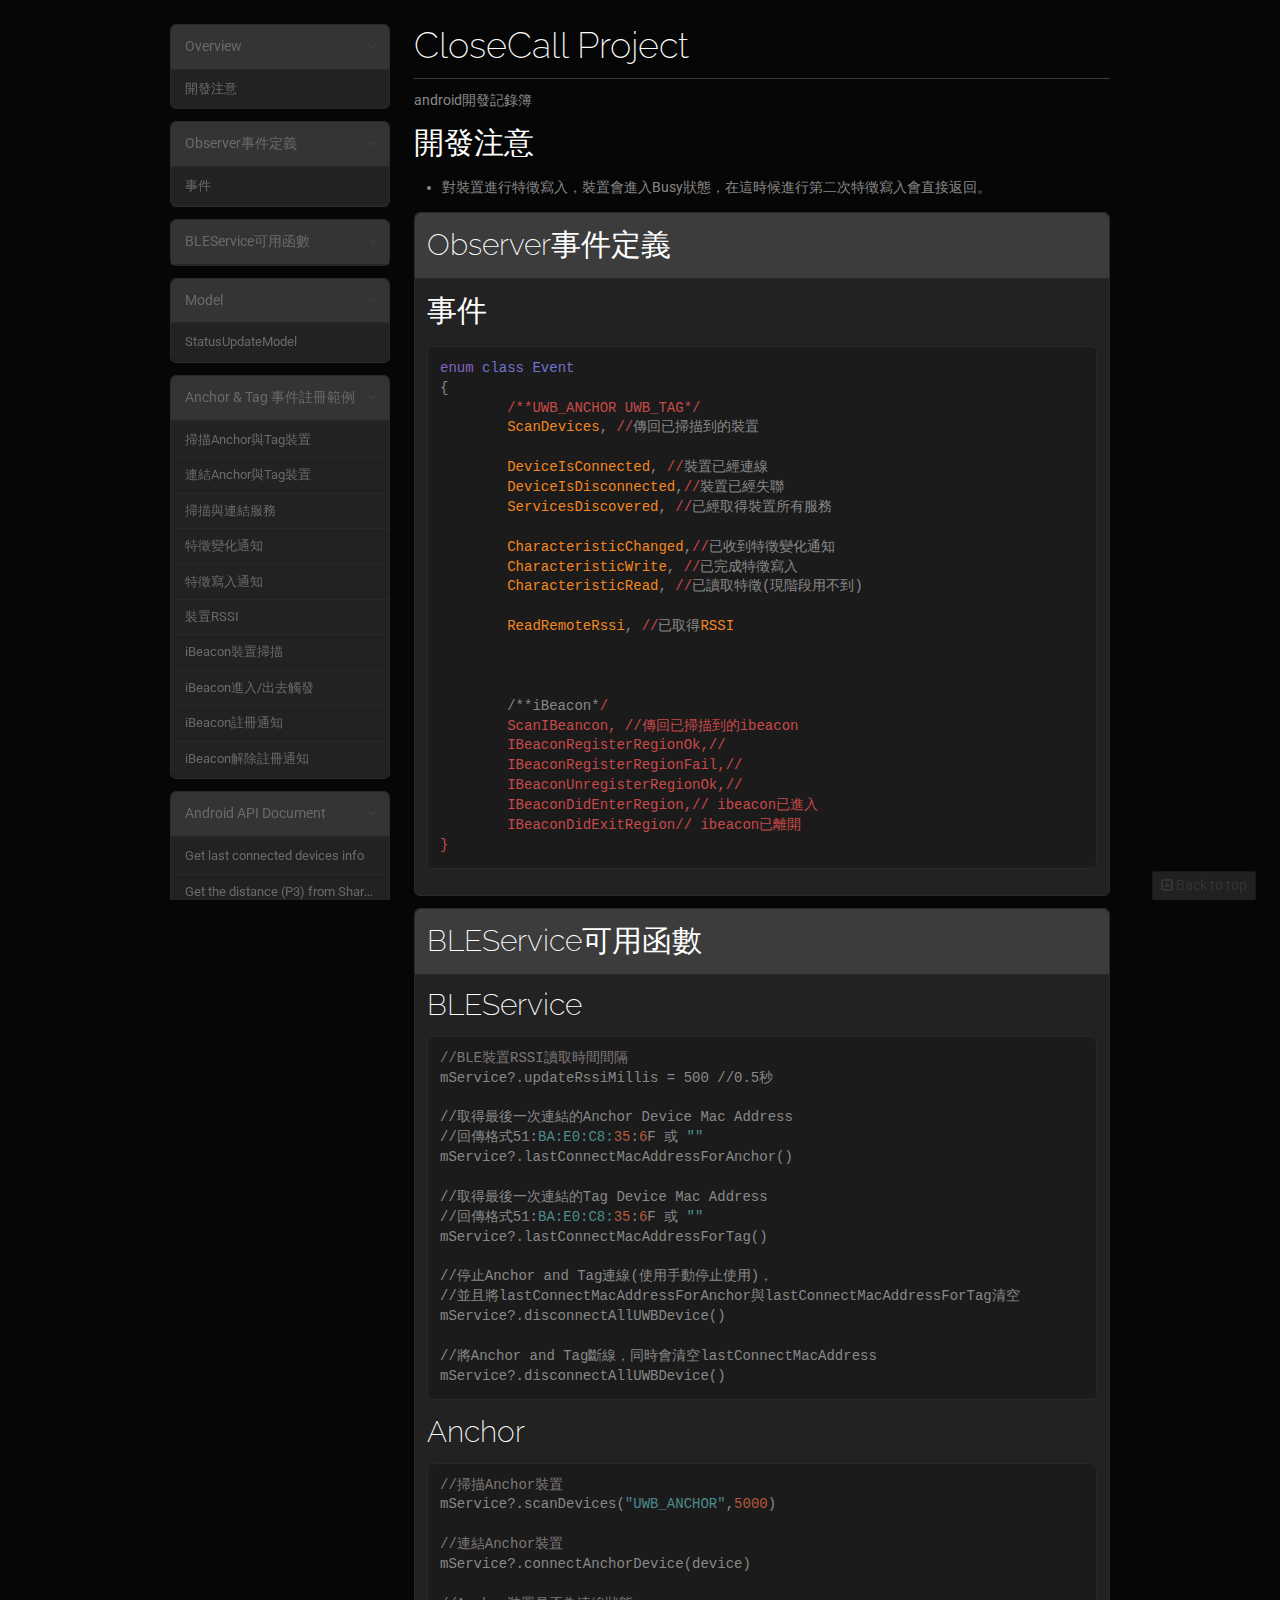
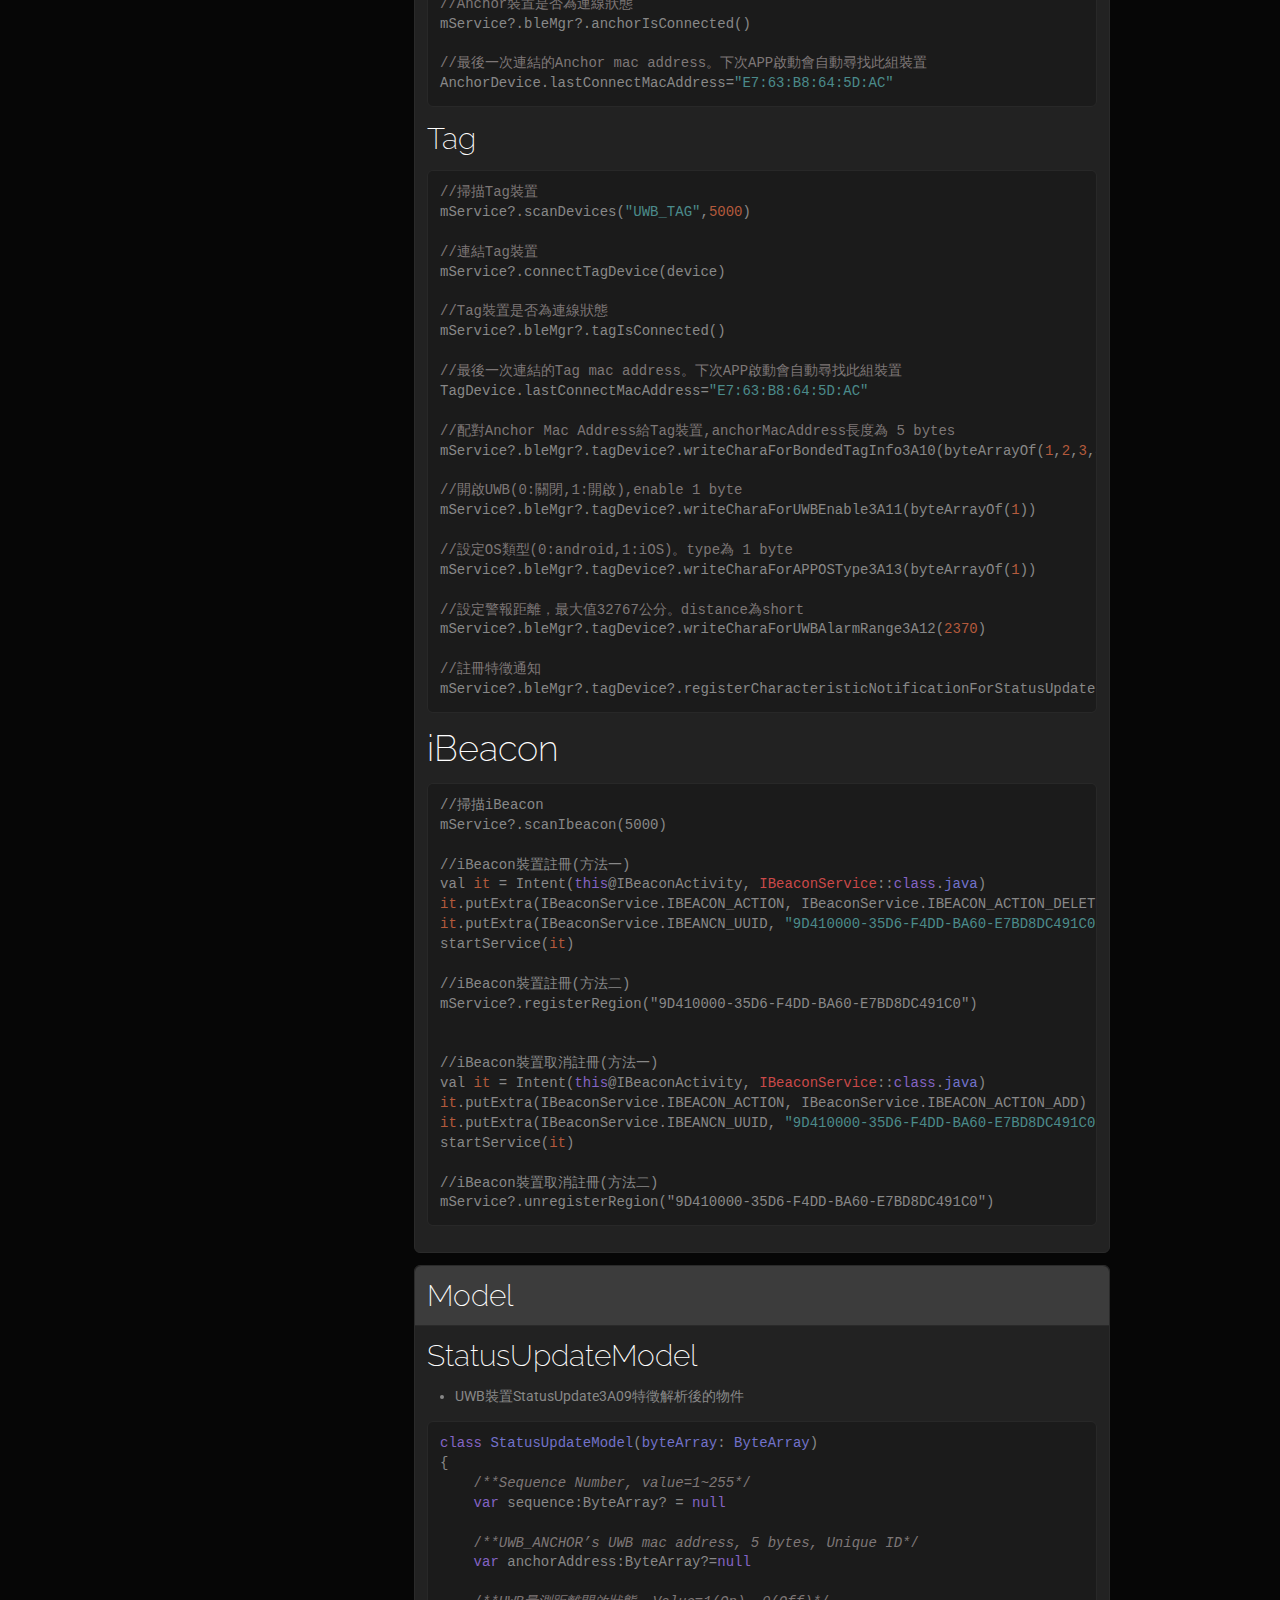
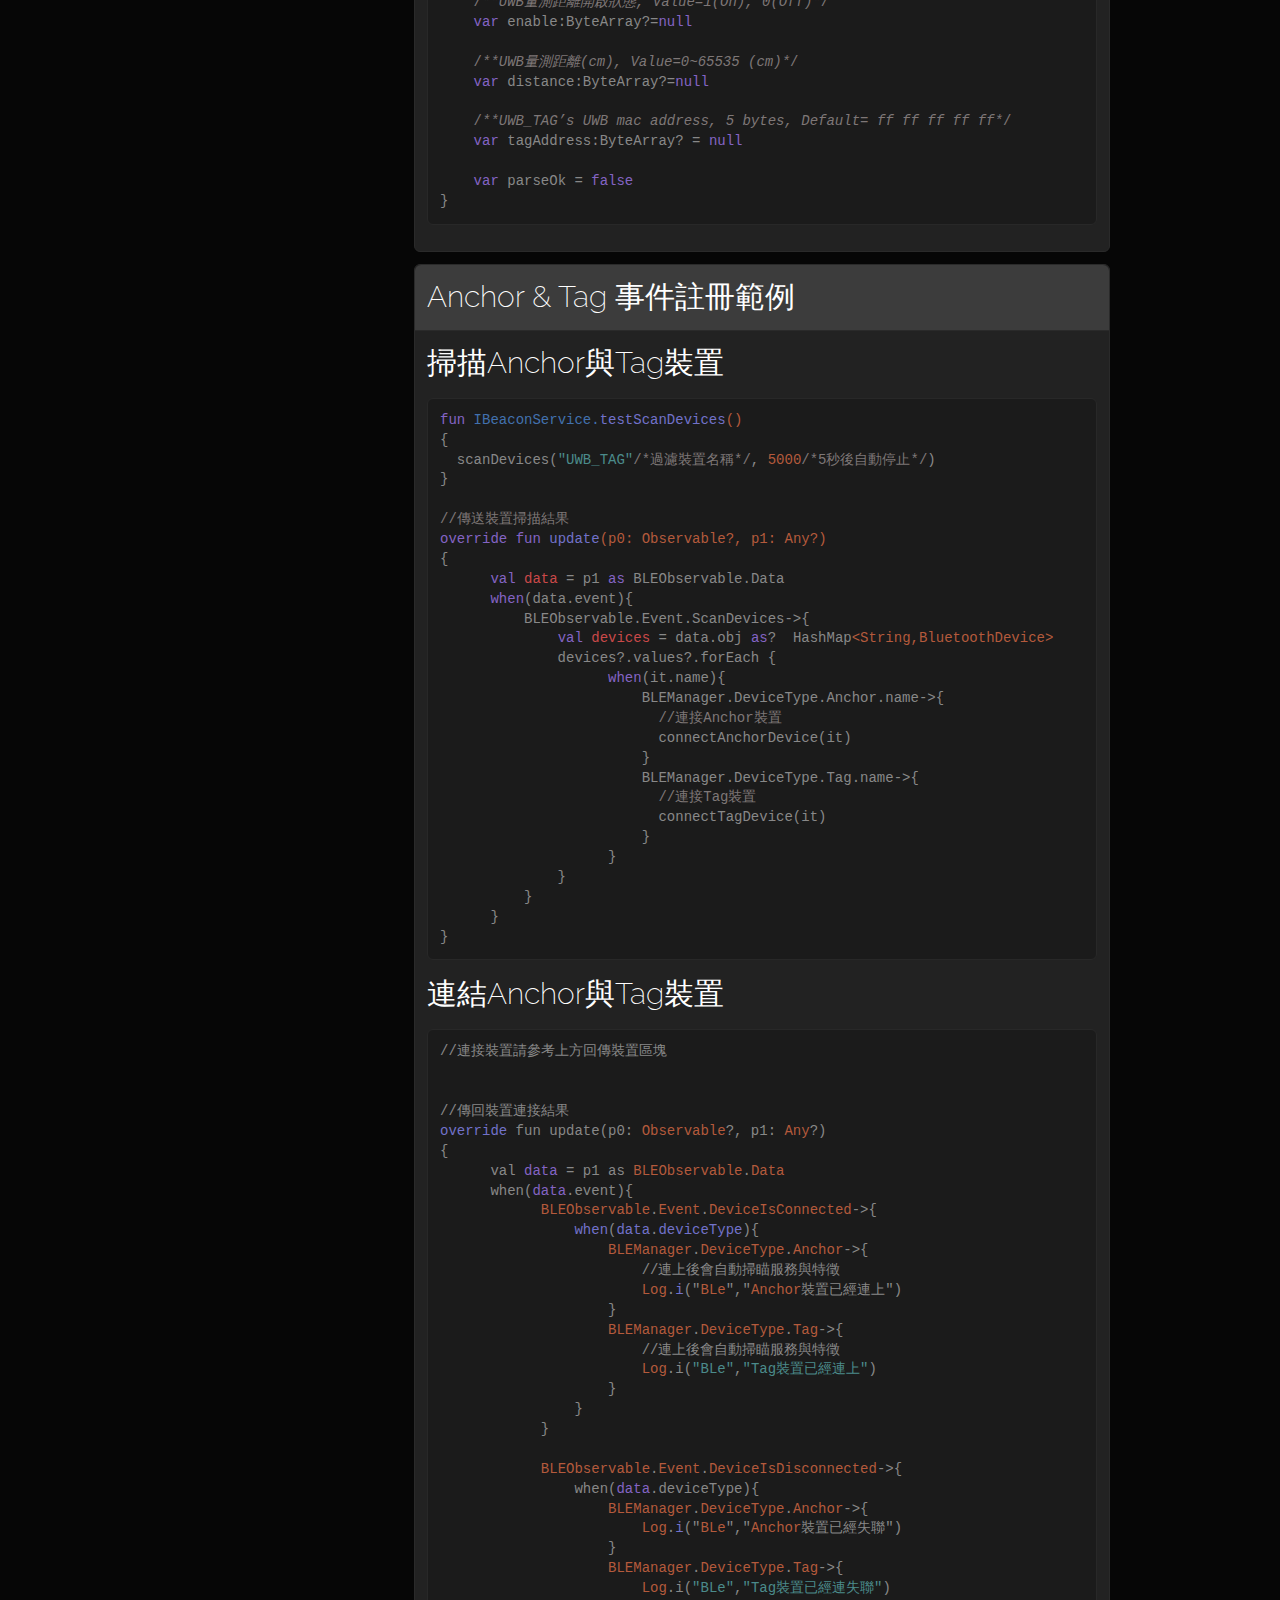
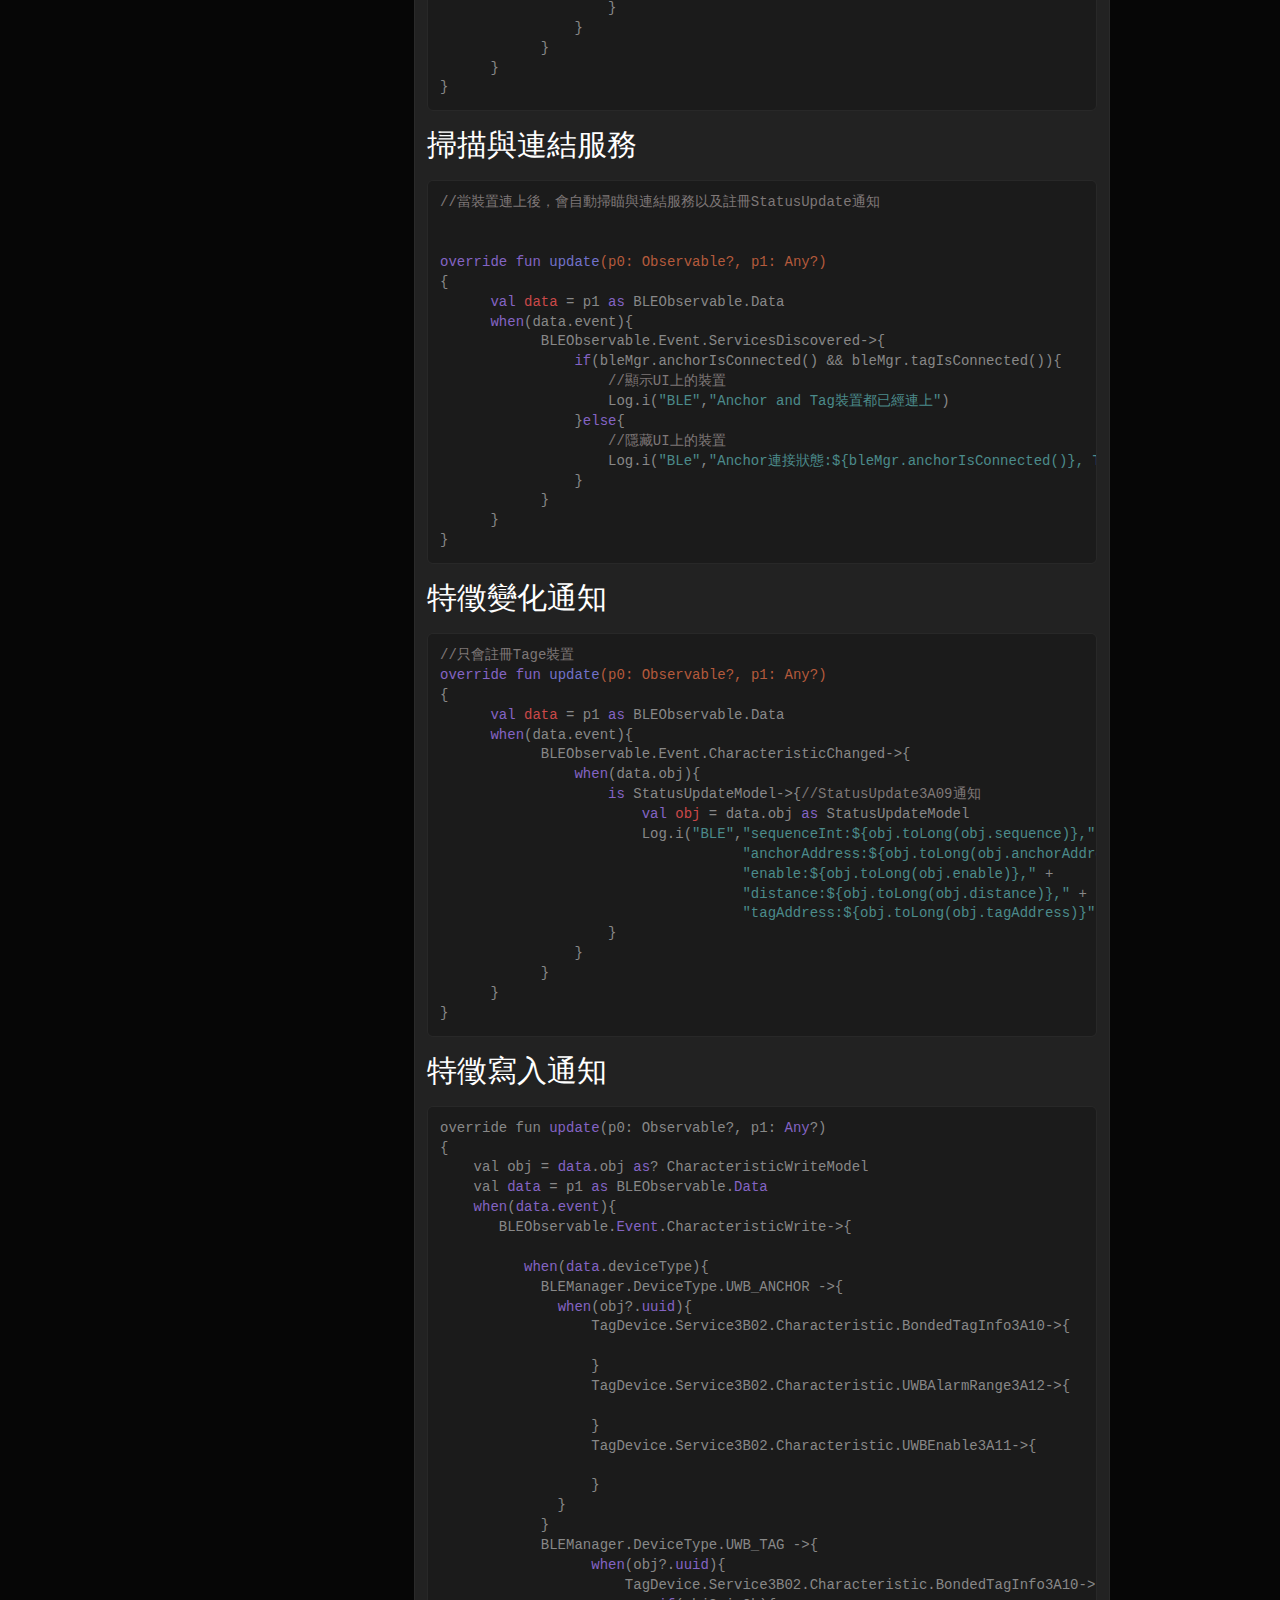
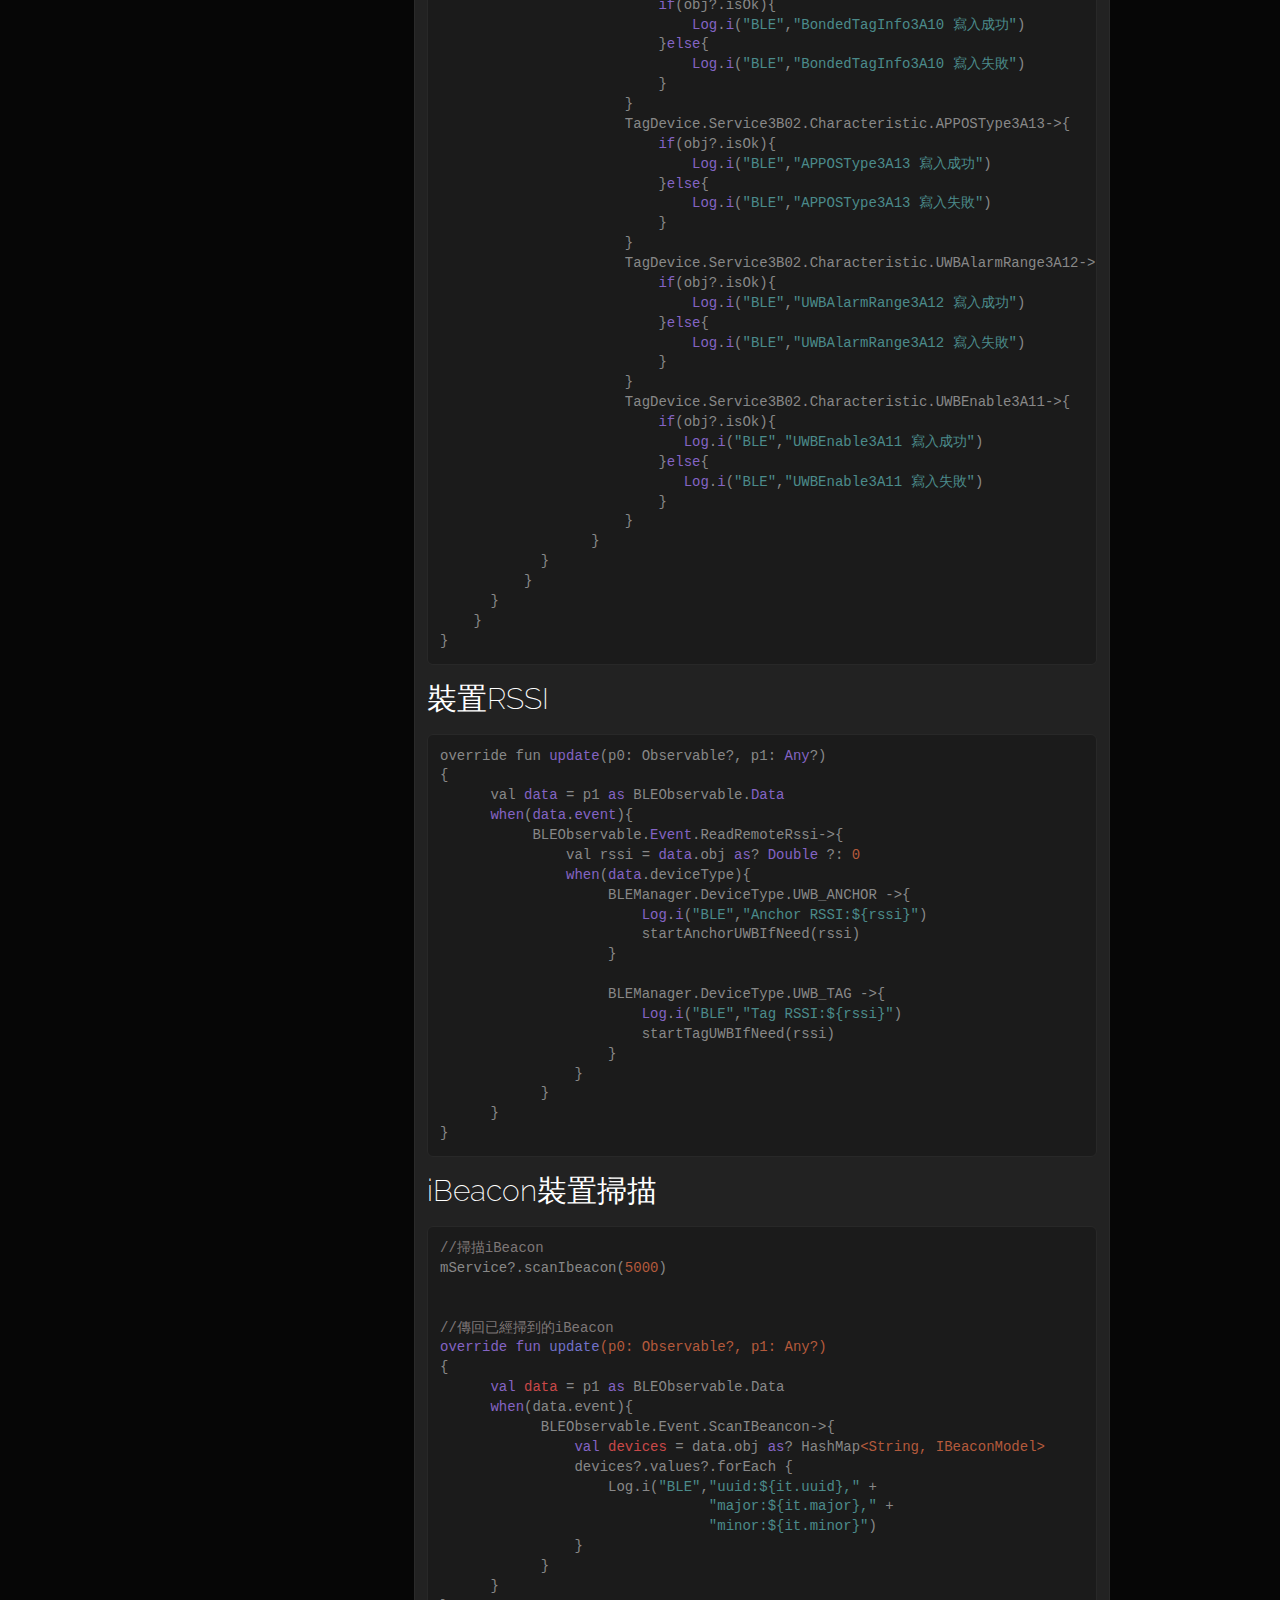
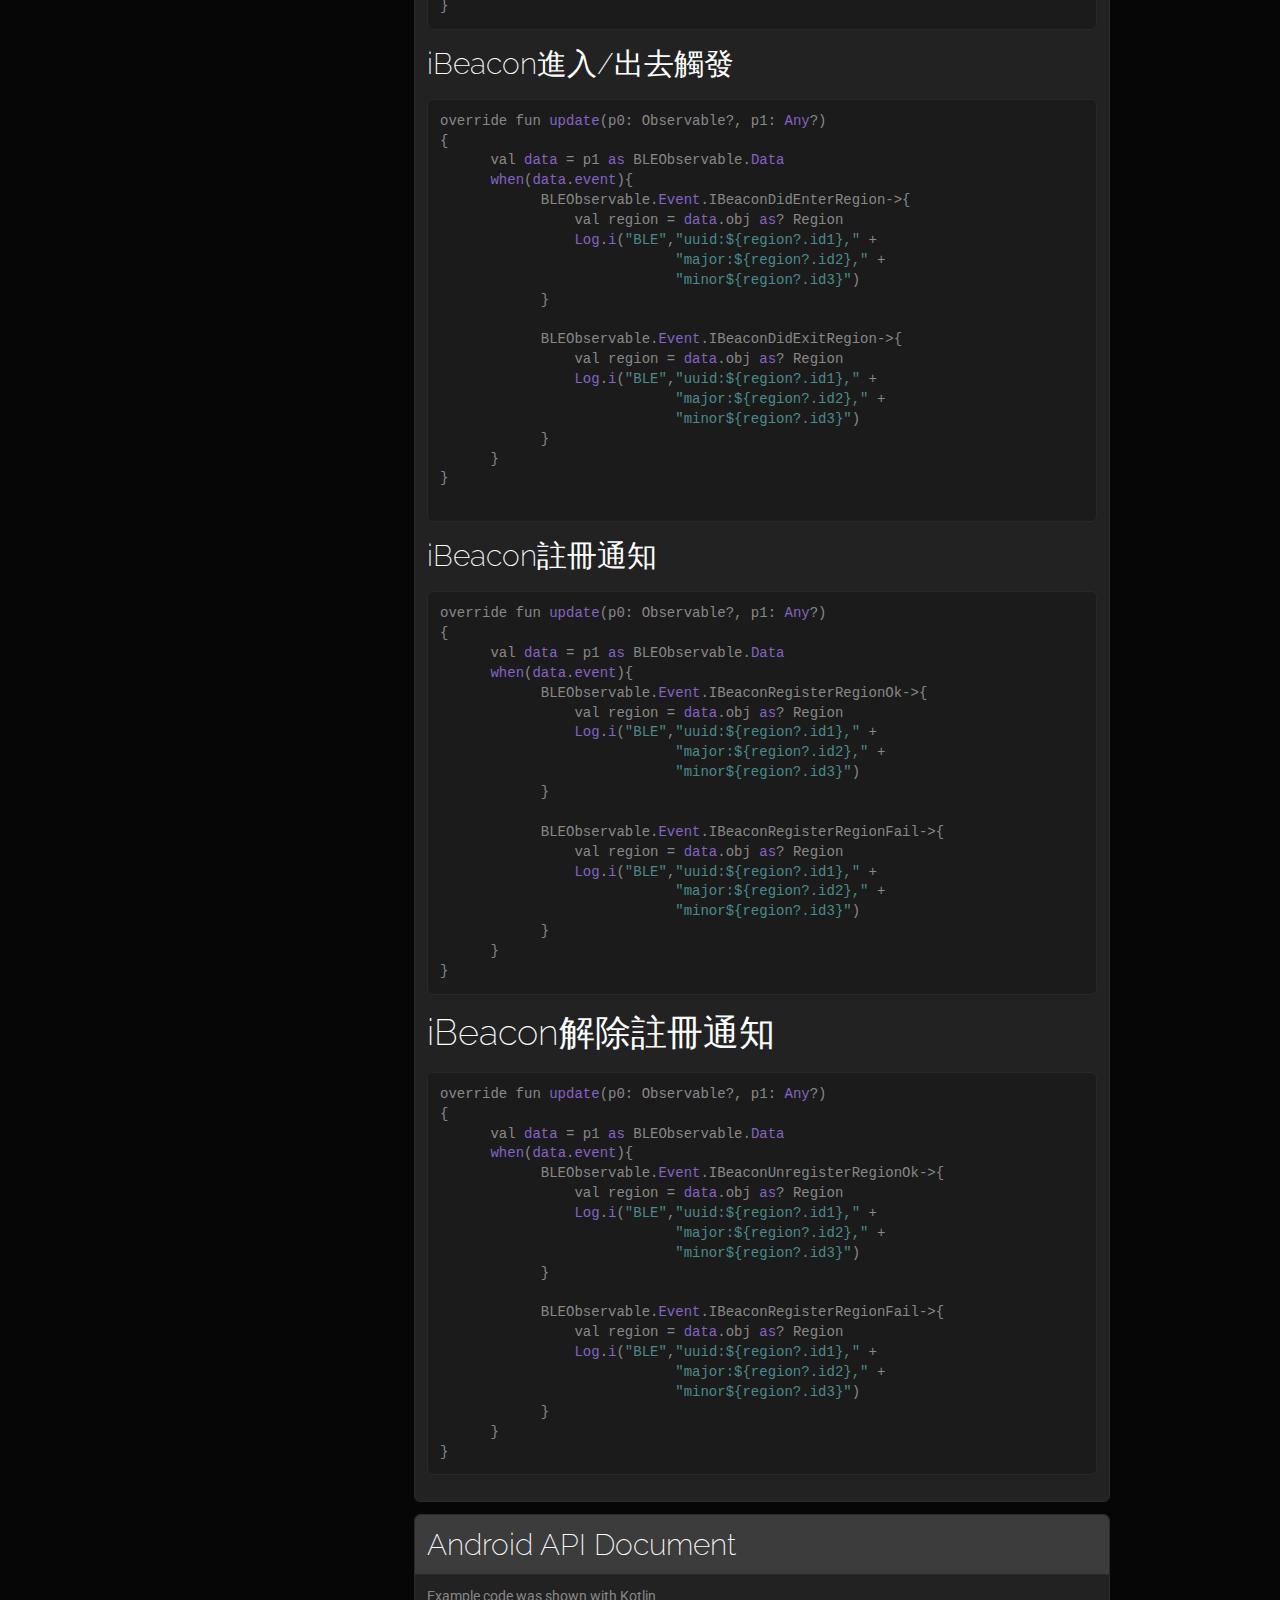
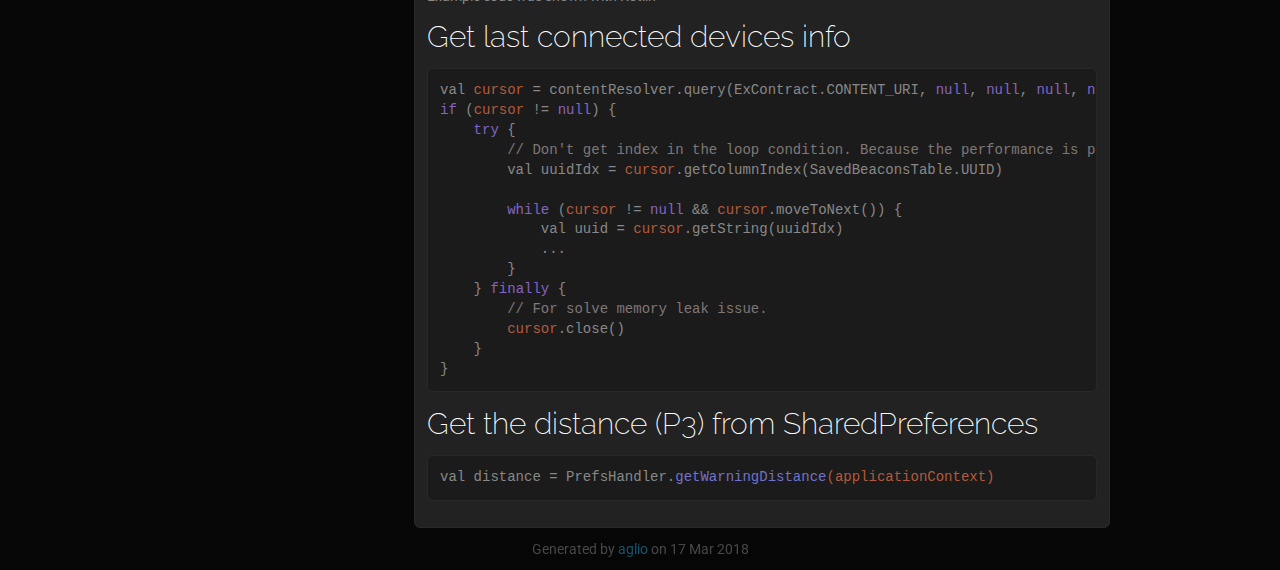
<file: closecall/index.html>
<!DOCTYPE html><html><head><meta charset="utf-8"><title>CloseCall Project</title><link rel="stylesheet" href="https://maxcdn.bootstrapcdn.com/font-awesome/4.3.0/css/font-awesome.min.css"><style>@import url('https://fonts.googleapis.com/css?family=Roboto:400,700|Inconsolata|Raleway:200');.hljs-comment,.hljs-title{color:#8e908c}.hljs-variable,.hljs-attribute,.hljs-tag,.hljs-regexp,.ruby .hljs-constant,.xml .hljs-tag .hljs-title,.xml .hljs-pi,.xml .hljs-doctype,.html .hljs-doctype,.css .hljs-id,.css .hljs-class,.css .hljs-pseudo{color:#c82829}.hljs-number,.hljs-preprocessor,.hljs-pragma,.hljs-built_in,.hljs-literal,.hljs-params,.hljs-constant{color:#f5871f}.ruby .hljs-class .hljs-title,.css .hljs-rules .hljs-attribute{color:#eab700}.hljs-string,.hljs-value,.hljs-inheritance,.hljs-header,.ruby .hljs-symbol,.xml .hljs-cdata{color:#718c00}.css .hljs-hexcolor{color:#3e999f}.hljs-function,.python .hljs-decorator,.python .hljs-title,.ruby .hljs-function .hljs-title,.ruby .hljs-title .hljs-keyword,.perl .hljs-sub,.javascript .hljs-title,.coffeescript .hljs-title{color:#4271ae}.hljs-keyword,.javascript .hljs-function{color:#8959a8}.hljs{display:block;background:white;color:#4d4d4c;padding:.5em}.coffeescript .javascript,.javascript .xml,.tex .hljs-formula,.xml .javascript,.xml .vbscript,.xml .css,.xml .hljs-cdata{opacity:.5}.right .hljs-comment{color:#969896}.right .css .hljs-class,.right .css .hljs-id,.right .css .hljs-pseudo,.right .hljs-attribute,.right .hljs-regexp,.right .hljs-tag,.right .hljs-variable,.right .html .hljs-doctype,.right .ruby .hljs-constant,.right .xml .hljs-doctype,.right .xml .hljs-pi,.right .xml .hljs-tag .hljs-title{color:#c66}.right .hljs-built_in,.right .hljs-constant,.right .hljs-literal,.right .hljs-number,.right .hljs-params,.right .hljs-pragma,.right .hljs-preprocessor{color:#de935f}.right .css .hljs-rule .hljs-attribute,.right .ruby .hljs-class .hljs-title{color:#f0c674}.right .hljs-header,.right .hljs-inheritance,.right .hljs-name,.right .hljs-string,.right .hljs-value,.right .ruby .hljs-symbol,.right .xml .hljs-cdata{color:#b5bd68}.right .css .hljs-hexcolor,.right .hljs-title{color:#8abeb7}.right .coffeescript .hljs-title,.right .hljs-function,.right .javascript .hljs-title,.right .perl .hljs-sub,.right .python .hljs-decorator,.right .python .hljs-title,.right .ruby .hljs-function .hljs-title,.right .ruby .hljs-title .hljs-keyword{color:#81a2be}.right .hljs-keyword,.right .javascript .hljs-function{color:#b294bb}.right .hljs{display:block;overflow-x:auto;background:#1d1f21;color:#c5c8c6;padding:.5em;-webkit-text-size-adjust:none}.right .coffeescript .javascript,.right .javascript .xml,.right .tex .hljs-formula,.right .xml .css,.right .xml .hljs-cdata,.right .xml .javascript,.right .xml .vbscript{opacity:.5}.hljs-comment,.hljs-quote{color:#7e7777}.hljs-attribute,.hljs-link,.hljs-name,.hljs-regexp,.hljs-selector-class,.hljs-selector-id,.hljs-tag,.hljs-template-variable,.hljs-variable{color:#ca4949}.hljs-built_in,.hljs-literal,.hljs-meta,.hljs-number,.hljs-params,.hljs-type{color:#b45a3c}.hljs-bullet,.hljs-string,.hljs-symbol{color:#4b8b8b}.hljs-section,.hljs-title{color:#7272ca}.hljs-keyword,.hljs-selector-tag{color:#8464c4}.hljs-addition,.hljs-deletion{color:#1b1818;display:inline-block;width:100%}.hljs-deletion{background-color:#ca4949}.hljs-addition{background-color:#4b8b8b}.hljs{display:block;overflow-x:auto;background:#1b1818;color:#8a8585;padding:.5em}.hljs-emphasis{font-style:italic}.hljs-strong{font-weight:700}.right .hljs-comment,.right .hljs-quote{color:#7e7777}.right .hljs-attribute,.right .hljs-link,.right .hljs-name,.right .hljs-regexp,.right .hljs-selector-class,.right .hljs-selector-id,.right .hljs-tag,.right .hljs-template-variable,.right .hljs-variable{color:#ca4949}.right .hljs-built_in,.right .hljs-literal,.right .hljs-meta,.right .hljs-number,.right .hljs-params,.right .hljs-type{color:#b45a3c}.right .hljs-bullet,.right .hljs-string,.right .hljs-symbol{color:#4b8b8b}.right .hljs-section,.right .hljs-title{color:#7272ca}.right .hljs-keyword,.right .hljs-selector-tag{color:#8464c4}.right .hljs-addition,.right .hljs-deletion{color:#1b1818;display:inline-block;width:100%}.right .hljs-deletion{background-color:#ca4949}.right .hljs-addition{background-color:#4b8b8b}.right .hljs{display:block;overflow-x:auto;background:#1b1818;color:#8a8585;padding:.5em}.right .hljs-emphasis{font-style:italic}.right .hljs-strong{font-weight:700}body{color:#888;background:#060606;font:400 14px / 1.42 'Roboto',Helvetica,sans-serif}header{border-bottom:1px solid #3c3c3c;margin-bottom:12px}h1,h2,h3,h4,h5{color:white;margin:12px 0}h1 .permalink,h2 .permalink,h3 .permalink,h4 .permalink,h5 .permalink{margin-left:0;opacity:0;transition:opacity .25s ease}h1:hover .permalink,h2:hover .permalink,h3:hover .permalink,h4:hover .permalink,h5:hover .permalink{opacity:1}.triple h1 .permalink,.triple h2 .permalink,.triple h3 .permalink,.triple h4 .permalink,.triple h5 .permalink{opacity:.15}.triple h1:hover .permalink,.triple h2:hover .permalink,.triple h3:hover .permalink,.triple h4:hover .permalink,.triple h5:hover .permalink{opacity:.15}h1{font:200 36px 'Raleway',Helvetica,sans-serif;font-size:36px}h2{font:200 36px 'Raleway',Helvetica,sans-serif;font-size:30px}h3{font-size:100%;text-transform:uppercase}h5{font-size:100%;font-weight:normal}p{margin:0 0 10px}p.choices{line-height:1.6}a{color:#2a9fd6;text-decoration:none}li p{margin:0}hr.split{border:0;height:1px;width:100%;padding-left:6px;margin:12px auto;background-image:linear-gradient(to right, rgba(136,136,136,0) 20%, rgba(136,136,136,0.2) 51.4%, rgba(136,136,136,0.2) 51.4%, rgba(136,136,136,0) 80%)}dl dt{float:left;width:130px;clear:left;text-align:right;overflow:hidden;text-overflow:ellipsis;white-space:nowrap;font-weight:700}dl dd{margin-left:150px}blockquote{color:rgba(136,136,136,0.5);font-size:15.5px;padding:10px 20px;margin:12px 0;border-left:5px solid #282828}blockquote p:last-child{margin-bottom:0}pre{background-color:#1b1b1b;padding:12px;border:1px solid #282828;border-radius:6px;overflow:auto}pre code{color:#888;background-color:transparent;padding:0;border:none}code{color:#ddd;background-color:#444;font:'Inconsolata',monospace;padding:1px 4px;border:1px solid #282828;border-radius:3px}ul,ol{padding-left:2em}table{border-collapse:collapse;border-spacing:0;margin-bottom:12px}table tr:nth-child(2n){background-color:#010101}table th,table td{padding:6px 12px;border:1px solid #000}.text-muted{opacity:.5}.note,.warning{padding:.3em 1em;margin:1em 0;border-radius:2px;font-size:90%}.note h1,.warning h1,.note h2,.warning h2,.note h3,.warning h3,.note h4,.warning h4,.note h5,.warning h5,.note h6,.warning h6{font-family:200 36px 'Raleway',Helvetica,sans-serif;font-size:135%;font-weight:500}.note p,.warning p{margin:.5em 0}.note{color:#888;background-color:#191e10;border-left:4px solid #77b300}.note h1,.note h2,.note h3,.note h4,.note h5,.note h6{color:#77b300}.warning{color:#888;background-color:#1b1010;border-left:4px solid #900}.warning h1,.warning h2,.warning h3,.warning h4,.warning h5,.warning h6{color:#900}header{margin-top:24px}nav{position:fixed;top:24px;bottom:0;overflow-y:auto}nav .resource-group{padding:0}nav .resource-group .heading{position:relative}nav .resource-group .heading .chevron{position:absolute;top:12px;right:12px;opacity:.5}nav .resource-group .heading a{display:block;color:#888;opacity:.7;border-left:2px solid transparent;margin:0}nav .resource-group .heading a:hover{text-decoration:none;background-color:bad-color;border-left:2px solid #888}nav ul{list-style-type:none;padding-left:0}nav ul a{display:block;font-size:13px;color:rgba(136,136,136,0.7);padding:8px 12px;border-top:1px solid #2a2a2a;border-left:2px solid transparent;overflow:hidden;text-overflow:ellipsis;white-space:nowrap}nav ul a:hover{text-decoration:none;background-color:bad-color;border-left:2px solid #888}nav ul>li{margin:0}nav ul>li:first-child{margin-top:-12px}nav ul>li:last-child{margin-bottom:-12px}nav ul ul a{padding-left:24px}nav ul ul li{margin:0}nav ul ul li:first-child{margin-top:0}nav ul ul li:last-child{margin-bottom:0}nav>div>div>ul>li:first-child>a{border-top:none}.preload *{transition:none !important}.pull-left{float:left}.pull-right{float:right}.badge{display:inline-block;float:right;min-width:10px;min-height:14px;padding:3px 7px;font-size:12px;color:#fff;background-color:#3c3c3c;border-radius:10px;margin:-2px 0}.badge.get{color:white;background-color:#9933cc}.badge.head{color:white;background-color:#9933cc}.badge.options{color:white;background-color:#9933cc}.badge.put{color:white;background-color:#ff8800}.badge.patch{color:white;background-color:#ff8800}.badge.post{color:white;background-color:#77b300}.badge.delete{color:white;background-color:#cc0000}.collapse-button{float:right}.collapse-button .close{display:none;color:#2a9fd6;cursor:pointer}.collapse-button .open{color:#2a9fd6;cursor:pointer}.collapse-button.show .close{display:inline}.collapse-button.show .open{display:none}.collapse-content{max-height:0;overflow:hidden;transition:max-height .3s ease-in-out}nav{width:220px}.container{max-width:940px;margin-left:auto;margin-right:auto}.container .row .content{margin-left:244px;width:696px}.container .row:after{content:'';display:block;clear:both}.container-fluid nav{width:22%}.container-fluid .row .content{margin-left:24%}.container-fluid.triple nav{width:16.5%;padding-right:1px}.container-fluid.triple .row .content{position:relative;margin-left:16.5%;padding-left:24px}.middle:before,.middle:after{content:'';display:table}.middle:after{clear:both}.middle{box-sizing:border-box;width:51.5%;padding-right:12px}.right{box-sizing:border-box;float:right;width:48.5%;padding-left:12px}.right a{color:#2a9fd6}.right h1,.right h2,.right h3,.right h4,.right h5,.right p,.right div{color:#888}.right pre{background-color:#222;border:1px solid #222}.right pre code{color:#888}.right .description{margin-top:12px}.triple .resource-heading{font-size:125%}.definition{margin-top:12px;margin-bottom:12px}.definition .method{font-weight:bold}.definition .method.get{color:#8a2eb8}.definition .method.head{color:#8a2eb8}.definition .method.options{color:#8a2eb8}.definition .method.post{color:#89b82e}.definition .method.put{color:#b8772e}.definition .method.patch{color:#b8772e}.definition .method.delete{color:#b82e2e}.definition .uri{word-break:break-all;word-wrap:break-word}.definition .hostname{opacity:.5}.example-names{background-color:#eee;padding:12px;border-radius:6px}.example-names .tab-button{cursor:pointer;color:#888;border:1px solid #ddd;padding:6px;margin-left:12px}.example-names .tab-button.active{background-color:#c8c8c8}.right .example-names{background-color:#101010}.right .example-names .tab-button{color:#888;border:1px solid #060606;border-radius:6px}.right .example-names .tab-button.active{background-color:#2a2a2a}#nav-background{position:fixed;left:0;top:0;bottom:0;width:16.5%;padding-right:14.4px;background-color:#060606;border-right:1px solid #060606;z-index:-1}#right-panel-background{position:absolute;right:-12px;top:-12px;bottom:-12px;width:48.6%;background-color:#1a1a1a;z-index:-1}@media (max-width:1200px){nav{width:198px}.container{max-width:840px}.container .row .content{margin-left:224px;width:606px}}@media (max-width:992px){nav{width:169.4px}.container{max-width:720px}.container .row .content{margin-left:194px;width:526px}}@media (max-width:768px){nav{display:none}.container{width:95%;max-width:none}.container .row .content,.container-fluid .row .content,.container-fluid.triple .row .content{margin-left:auto;margin-right:auto;width:95%}#nav-background{display:none}#right-panel-background{width:48.6%}}.back-to-top{position:fixed;z-index:1;bottom:0;right:24px;padding:4px 8px;color:rgba(136,136,136,0.5);background-color:#3c3c3c;text-decoration:none !important;border-top:1px solid #2a2a2a;border-left:1px solid #2a2a2a;border-right:1px solid #2a2a2a;border-top-left-radius:3px;border-top-right-radius:3px}.resource-group{padding:12px;margin-bottom:12px;background-color:#222;border:1px solid #2a2a2a;border-radius:6px}.resource-group h2.group-heading,.resource-group .heading a{padding:12px;margin:-12px -12px 12px -12px;background-color:#3c3c3c;border-bottom:1px solid #2a2a2a;border-top-left-radius:6px;border-top-right-radius:6px;white-space:nowrap;text-overflow:ellipsis;overflow:hidden}.triple .content .resource-group{padding:0;border:none}.triple .content .resource-group h2.group-heading,.triple .content .resource-group .heading a{margin:0 0 12px 0;border:1px solid #2a2a2a}nav .resource-group .heading a{padding:12px;margin-bottom:0}nav .resource-group .collapse-content{padding:0}.action{margin-bottom:12px;padding:12px 12px 0 12px;overflow:hidden;border:1px solid transparent;border-radius:6px}.action h4.action-heading{padding:6px 12px;margin:-12px -12px 12px -12px;border-bottom:1px solid transparent;border-top-left-radius:6px;border-top-right-radius:6px;overflow:hidden}.action h4.action-heading .name{float:right;font-weight:normal;padding:6px 0}.action h4.action-heading .method{padding:6px 12px;margin-right:12px;border-radius:3px;display:inline-block}.action h4.action-heading .method.get{color:#fff;background-color:#5c1f7a}.action h4.action-heading .method.head{color:#fff;background-color:#5c1f7a}.action h4.action-heading .method.options{color:#fff;background-color:#5c1f7a}.action h4.action-heading .method.put{color:#fff;background-color:#995200}.action h4.action-heading .method.patch{color:#fff;background-color:#995200}.action h4.action-heading .method.post{color:#fff;background-color:#334d00}.action h4.action-heading .method.delete{color:#fff;background-color:#600}.action h4.action-heading code{color:#ddd;background-color:#2b2b2b;border-color:transparent;font-weight:normal;word-break:break-all;display:inline-block;margin-top:2px}.action dl.inner{padding-bottom:2px}.action .title{border-bottom:1px solid #222;margin:0 -12px -1px -12px;padding:12px}.action.get{border-color:#7a29a3}.action.get h4.action-heading{color:#5c1f7a;background:#9933cc;border-bottom-color:#7a29a3}.action.head{border-color:#7a29a3}.action.head h4.action-heading{color:#5c1f7a;background:#9933cc;border-bottom-color:#7a29a3}.action.options{border-color:#7a29a3}.action.options h4.action-heading{color:#5c1f7a;background:#9933cc;border-bottom-color:#7a29a3}.action.post{border-color:#558000}.action.post h4.action-heading{color:#334d00;background:#77b300;border-bottom-color:#558000}.action.put{border-color:#cc6d00}.action.put h4.action-heading{color:#995200;background:#ff8800;border-bottom-color:#cc6d00}.action.patch{border-color:#cc6d00}.action.patch h4.action-heading{color:#995200;background:#ff8800;border-bottom-color:#cc6d00}.action.delete{border-color:#900}.action.delete h4.action-heading{color:#600;background:#cc0000;border-bottom-color:#900}</style></head><body class="preload"><a href="#top" class="text-muted back-to-top"><i class="fa fa-toggle-up"></i>&nbsp;Back to top</a><div class="container"><div class="row"><nav><div class="resource-group"><div class="heading"><div class="chevron"><i class="open fa fa-angle-down"></i></div><a href="#top">Overview</a></div><div class="collapse-content"><ul><li><a href="#header-開發注意">開發注意</a></li></ul></div></div><div class="resource-group"><div class="heading"><div class="chevron"><i class="open fa fa-angle-down"></i></div><a href="#observer事件定義">Observer事件定義</a></div><div class="collapse-content"><ul><li><a href="#header-事件">事件</a></li></ul></div></div><div class="resource-group"><div class="heading"><div class="chevron"><i class="open fa fa-angle-down"></i></div><a href="#bleservice可用函數">BLEService可用函數</a></div><div class="collapse-content"><ul><li><a href="#header-bleservice">BLEService</a></li><li><a href="#header-anchor">Anchor</a></li><li><a href="#header-tag">Tag</a></li><li><a href="#header-ibeacon">iBeacon</a></li></ul></div></div><div class="resource-group"><div class="heading"><div class="chevron"><i class="open fa fa-angle-down"></i></div><a href="#model">Model</a></div><div class="collapse-content"><ul><li><a href="#header-statusupdatemodel">StatusUpdateModel</a></li></ul></div></div><div class="resource-group"><div class="heading"><div class="chevron"><i class="open fa fa-angle-down"></i></div><a href="#anchor-&amp;-tag-事件註冊範例">Anchor & Tag 事件註冊範例</a></div><div class="collapse-content"><ul><li><a href="#header-掃描anchor與tag裝置">掃描Anchor與Tag裝置</a></li><li><a href="#header-連結anchor與tag裝置">連結Anchor與Tag裝置</a></li><li><a href="#header-掃描與連結服務">掃描與連結服務</a></li><li><a href="#header-特徵變化通知">特徵變化通知</a></li><li><a href="#header-特徵寫入通知">特徵寫入通知</a></li><li><a href="#header-裝置rssi">裝置RSSI</a></li><li><a href="#header-ibeacon裝置掃描">iBeacon裝置掃描</a></li><li><a href="#header-ibeacon進入-出去觸發">iBeacon進入/出去觸發</a></li><li><a href="#header-ibeacon註冊通知">iBeacon註冊通知</a></li><li><a href="#header-ibeacon解除註冊通知">iBeacon解除註冊通知</a></li></ul></div></div><div class="resource-group"><div class="heading"><div class="chevron"><i class="open fa fa-angle-down"></i></div><a href="#android-api-document">Android API Document</a></div><div class="collapse-content"><ul><li><a href="#header-get-last-connected-devices-info">Get last connected devices info</a></li><li><a href="#header-get-the-distance-(p3)-from-sharedpreferences">Get the distance (P3) from SharedPreferences</a></li></ul></div></div></nav><div class="content"><header><h1 id="top">CloseCall Project</h1></header><p>android開發記錄簿</p>
<h2 id="header-開發注意">開發注意 <a class="permalink" href="#header-開發注意" aria-hidden="true">¶</a></h2>
<ul>
<li>對裝置進行特徵寫入，裝置會進入Busy狀態，在這時候進行第二次特徵寫入會直接返回。</li>
</ul>
<section id="observer事件定義" class="resource-group"><h2 class="group-heading">Observer事件定義 <a href="#observer事件定義" class="permalink">&para;</a></h2><h2 id="header-事件">事件 <a class="permalink" href="#header-事件" aria-hidden="true">¶</a></h2>
<pre><code><span class="hljs-class"><span class="hljs-keyword">enum</span> <span class="hljs-title">class</span> <span class="hljs-title">Event</span></span>
{
        <span class="hljs-regexp">/**UWB_ANCHOR UWB_TAG*/</span>
        <span class="hljs-constant">ScanDevices</span>, <span class="hljs-regexp">//</span>傳回已掃描到的裝置
        
        <span class="hljs-constant">DeviceIsConnected</span>, <span class="hljs-regexp">//</span>裝置已經連線
        <span class="hljs-constant">DeviceIsDisconnected</span>,<span class="hljs-regexp">//</span>裝置已經失聯
        <span class="hljs-constant">ServicesDiscovered</span>, <span class="hljs-regexp">//</span>已經取得裝置所有服務
       
        <span class="hljs-constant">CharacteristicChanged</span>,<span class="hljs-regexp">//</span>已收到特徵變化通知
        <span class="hljs-constant">CharacteristicWrite</span>, <span class="hljs-regexp">//</span>已完成特徵寫入
        <span class="hljs-constant">CharacteristicRead</span>, <span class="hljs-regexp">//</span>已讀取特徵(現階段用不到)
       
        <span class="hljs-constant">ReadRemoteRssi</span>, <span class="hljs-regexp">//</span>已取得<span class="hljs-constant">RSSI</span>


        
        /**iBeacon*<span class="hljs-regexp">/
        ScanIBeancon, /</span><span class="hljs-regexp">/傳回已掃描到的ibeacon
        IBeaconRegisterRegionOk,/</span><span class="hljs-regexp">/
        IBeaconRegisterRegionFail,/</span><span class="hljs-regexp">/
        IBeaconUnregisterRegionOk,/</span><span class="hljs-regexp">/
        IBeaconDidEnterRegion,/</span><span class="hljs-regexp">/ ibeacon已進入
        IBeaconDidExitRegion/</span><span class="hljs-regexp">/ ibeacon已離開
}
</span></code></pre>
</section><section id="bleservice可用函數" class="resource-group"><h2 class="group-heading">BLEService可用函數 <a href="#bleservice可用函數" class="permalink">&para;</a></h2><h2 id="header-bleservice">BLEService <a class="permalink" href="#header-bleservice" aria-hidden="true">¶</a></h2>
<pre><code><span class="hljs-comment">//BLE裝置RSSI讀取時間間隔</span>
mService?.updateRssiMillis = 500 //0.5秒

//取得最後一次連結的Anchor Device Mac Address
//回傳格式51:<span class="hljs-string">BA:</span><span class="hljs-string">E0:</span><span class="hljs-string">C8:</span><span class="hljs-number">35</span>:<span class="hljs-number">6</span>F 或 <span class="hljs-string">""</span>
mService?.lastConnectMacAddressForAnchor()

//取得最後一次連結的Tag Device Mac Address
//回傳格式51:<span class="hljs-string">BA:</span><span class="hljs-string">E0:</span><span class="hljs-string">C8:</span><span class="hljs-number">35</span>:<span class="hljs-number">6</span>F 或 <span class="hljs-string">""</span>
mService?.lastConnectMacAddressForTag()

//停止Anchor and Tag連線(使用手動停止使用)，
//並且將lastConnectMacAddressForAnchor與lastConnectMacAddressForTag清空
mService?.disconnectAllUWBDevice()

//將Anchor and Tag斷線，同時會清空lastConnectMacAddress
mService?.disconnectAllUWBDevice()</code></pre>
<h2 id="header-anchor">Anchor <a class="permalink" href="#header-anchor" aria-hidden="true">¶</a></h2>
<pre><code><span class="hljs-comment">//掃描Anchor裝置</span>
mService?.scanDevices(<span class="hljs-string">"UWB_ANCHOR"</span>,<span class="hljs-number">5000</span>)

<span class="hljs-comment">//連結Anchor裝置</span>
mService?.connectAnchorDevice(device)

<span class="hljs-comment">//Anchor裝置是否為連線狀態</span>
mService?.bleMgr?.anchorIsConnected()

<span class="hljs-comment">//最後一次連結的Anchor mac address。下次APP啟動會自動尋找此組裝置</span>
AnchorDevice.lastConnectMacAddress=<span class="hljs-string">"E7:63:B8:64:5D:AC"</span></code></pre>
<h2 id="header-tag">Tag <a class="permalink" href="#header-tag" aria-hidden="true">¶</a></h2>
<pre><code><span class="hljs-comment">//掃描Tag裝置</span>
mService?.scanDevices(<span class="hljs-string">"UWB_TAG"</span>,<span class="hljs-number">5000</span>)

<span class="hljs-comment">//連結Tag裝置</span>
mService?.connectTagDevice(device)

<span class="hljs-comment">//Tag裝置是否為連線狀態</span>
mService?.bleMgr?.tagIsConnected()

<span class="hljs-comment">//最後一次連結的Tag mac address。下次APP啟動會自動尋找此組裝置</span>
TagDevice.lastConnectMacAddress=<span class="hljs-string">"E7:63:B8:64:5D:AC"</span>
            
<span class="hljs-comment">//配對Anchor Mac Address給Tag裝置,anchorMacAddress長度為 5 bytes</span>
mService?.bleMgr?.tagDevice?.writeCharaForBondedTagInfo3A10(byteArrayOf(<span class="hljs-number">1</span>,<span class="hljs-number">2</span>,<span class="hljs-number">3</span>,<span class="hljs-number">4</span>,<span class="hljs-number">5</span>))

<span class="hljs-comment">//開啟UWB(0:關閉,1:開啟),enable 1 byte</span>
mService?.bleMgr?.tagDevice?.writeCharaForUWBEnable3A11(byteArrayOf(<span class="hljs-number">1</span>))

<span class="hljs-comment">//設定OS類型(0:android,1:iOS)。type為 1 byte</span>
mService?.bleMgr?.tagDevice?.writeCharaForAPPOSType3A13(byteArrayOf(<span class="hljs-number">1</span>))

<span class="hljs-comment">//設定警報距離，最大值32767公分。distance為short</span>
mService?.bleMgr?.tagDevice?.writeCharaForUWBAlarmRange3A12(<span class="hljs-number">2370</span>)

<span class="hljs-comment">//註冊特徵通知</span>
mService?.bleMgr?.tagDevice?.registerCharacteristicNotificationForStatusUpdate3A09()</code></pre>
<h1 id="header-ibeacon">iBeacon <a class="permalink" href="#header-ibeacon" aria-hidden="true">¶</a></h1>
<pre><code><span class="hljs-pi">//掃描iBeacon
mService?.scanIbeacon(5000)

//i</span>Beacon裝置註冊(方法一)
val <span class="hljs-literal">it</span> = Intent(<span class="hljs-keyword">this</span><span class="hljs-property">@IBeaconActivity</span>, <span class="hljs-attribute">IBeaconService</span>::<span class="hljs-class"><span class="hljs-keyword">class</span>.<span class="hljs-title">java</span>)</span>
<span class="hljs-literal">it</span>.putExtra(IBeaconService.IBEACON_ACTION, IBeaconService.IBEACON_ACTION_DELETE)
<span class="hljs-literal">it</span>.putExtra(IBeaconService.IBEANCN_UUID, <span class="hljs-string">"9D410000-35D6-F4DD-BA60-E7BD8DC491C0"</span>)
startService(<span class="hljs-literal">it</span>)

<span class="hljs-pi">//iBeacon裝置註冊(方法二)
mService?.registerRegion("9D410000-35D6-F4DD-BA60-E7BD8DC491C0")


//i</span>Beacon裝置取消註冊(方法一)
val <span class="hljs-literal">it</span> = Intent(<span class="hljs-keyword">this</span><span class="hljs-property">@IBeaconActivity</span>, <span class="hljs-attribute">IBeaconService</span>::<span class="hljs-class"><span class="hljs-keyword">class</span>.<span class="hljs-title">java</span>)</span>
<span class="hljs-literal">it</span>.putExtra(IBeaconService.IBEACON_ACTION, IBeaconService.IBEACON_ACTION_ADD)
<span class="hljs-literal">it</span>.putExtra(IBeaconService.IBEANCN_UUID, <span class="hljs-string">"9D410000-35D6-F4DD-BA60-E7BD8DC491C0"</span>)
startService(<span class="hljs-literal">it</span>)

<span class="hljs-pi">//iBeacon裝置取消註冊(方法二)
mService?.unregisterRegion("9D410000-35D6-F4DD-BA60-E7BD8DC491C0")
</span></code></pre>
</section><section id="model" class="resource-group"><h2 class="group-heading">Model <a href="#model" class="permalink">&para;</a></h2><h2 id="header-statusupdatemodel">StatusUpdateModel <a class="permalink" href="#header-statusupdatemodel" aria-hidden="true">¶</a></h2>
<ul>
<li>UWB裝置StatusUpdate3A09特徵解析後的物件</li>
</ul>
<pre><code><span class="hljs-class"><span class="hljs-keyword">class</span> <span class="hljs-title">StatusUpdateModel</span>(<span class="hljs-title">byteArray</span>: <span class="hljs-title">ByteArray</span>)
</span>{
    <span class="hljs-comment"><span class="markdown">/<span class="hljs-emphasis">**Sequence Number, value=1~255*</span>/</span></span>
    <span class="hljs-keyword">var</span> sequence:ByteArray? = <span class="hljs-keyword">null</span>

    <span class="hljs-comment"><span class="markdown">/<span class="hljs-emphasis">**UWB_ANCHOR’s UWB mac address, 5 bytes, Unique ID*</span>/</span></span>
    <span class="hljs-keyword">var</span> anchorAddress:ByteArray?=<span class="hljs-keyword">null</span>

    <span class="hljs-comment"><span class="markdown">/<span class="hljs-emphasis">**UWB量測距離開啟狀態, Value=1(On), 0(Off)*</span>/</span></span>
    <span class="hljs-keyword">var</span> enable:ByteArray?=<span class="hljs-keyword">null</span>

    <span class="hljs-comment"><span class="markdown">/<span class="hljs-emphasis">**UWB量測距離(cm), Value=0~65535 (cm)*</span>/</span></span>
    <span class="hljs-keyword">var</span> distance:ByteArray?=<span class="hljs-keyword">null</span>

    <span class="hljs-comment"><span class="markdown">/<span class="hljs-emphasis">**UWB_TAG’s UWB mac address, 5 bytes, Default= ff ff ff ff ff*</span>/</span></span>
    <span class="hljs-keyword">var</span> tagAddress:ByteArray? = <span class="hljs-keyword">null</span>

    <span class="hljs-keyword">var</span> parseOk = <span class="hljs-keyword">false</span>
}</code></pre>
</section><section id="anchor-&amp;-tag-事件註冊範例" class="resource-group"><h2 class="group-heading">Anchor & Tag 事件註冊範例 <a href="#anchor-&amp;-tag-事件註冊範例" class="permalink">&para;</a></h2><h2 id="header-掃描anchor與tag裝置">掃描Anchor與Tag裝置 <a class="permalink" href="#header-掃描anchor與tag裝置" aria-hidden="true">¶</a></h2>
<pre><code><span class="hljs-function"><span class="hljs-keyword">fun</span> IBeaconService.<span class="hljs-title">testScanDevices</span><span class="hljs-params">()</span></span>
{
  scanDevices(<span class="hljs-string">"UWB_TAG"</span><span class="hljs-comment">/*過濾裝置名稱*/</span>, <span class="hljs-number">5000</span><span class="hljs-comment">/*5秒後自動停止*/</span>)
}

<span class="hljs-comment">//傳送裝置掃描結果</span>
<span class="hljs-keyword">override</span> <span class="hljs-function"><span class="hljs-keyword">fun</span> <span class="hljs-title">update</span><span class="hljs-params">(p0: <span class="hljs-typename">Observable?, p1: Any?</span>)</span></span>
{
      <span class="hljs-variable"><span class="hljs-keyword">val</span> data</span> = p1 <span class="hljs-keyword">as</span> BLEObservable.Data
      <span class="hljs-keyword">when</span>(data.event){
          BLEObservable.Event.ScanDevices-&gt;{
              <span class="hljs-variable"><span class="hljs-keyword">val</span> devices</span> = data.obj <span class="hljs-keyword">as</span>?  HashMap<span class="hljs-type">&lt;String,BluetoothDevice&gt;</span>
              devices?.values?.forEach {
                    <span class="hljs-keyword">when</span>(it.name){
                        BLEManager.DeviceType.Anchor.name-&gt;{
                          <span class="hljs-comment">//連接Anchor裝置</span>
                          connectAnchorDevice(it)
                        }
                        BLEManager.DeviceType.Tag.name-&gt;{
                          <span class="hljs-comment">//連接Tag裝置</span>
                          connectTagDevice(it)
                        }
                    }
              }
          }
      }
}</code></pre>
<h2 id="header-連結anchor與tag裝置">連結Anchor與Tag裝置 <a class="permalink" href="#header-連結anchor與tag裝置" aria-hidden="true">¶</a></h2>
<pre><code>//連接裝置請參考上方回傳裝置區塊


//傳回裝置連接結果
<span class="hljs-title">override</span> fun update(p0: <span class="hljs-type">Observable</span>?, p1: <span class="hljs-type">Any</span>?)
{
      val <span class="hljs-typedef"><span class="hljs-keyword">data</span> = p1 as <span class="hljs-type">BLEObservable</span>.<span class="hljs-type">Data</span></span>
      when(<span class="hljs-typedef"><span class="hljs-keyword">data</span>.event)<span class="hljs-container">{
            <span class="hljs-type">BLEObservable</span>.<span class="hljs-type">Event</span>.<span class="hljs-type">DeviceIsConnected</span>-&gt;{
                <span class="hljs-title">when</span>(<span class="hljs-title">data</span>.<span class="hljs-title">deviceType</span>){
                    <span class="hljs-type">BLEManager</span>.<span class="hljs-type">DeviceType</span>.<span class="hljs-type">Anchor</span>-&gt;{
                        //連上後會自動掃瞄服務與特徵
                        <span class="hljs-type">Log</span>.<span class="hljs-title">i</span>("<span class="hljs-type">BLe</span>","<span class="hljs-type">Anchor</span>裝置已經連上")
                    }</span></span>
                    <span class="hljs-type">BLEManager</span>.<span class="hljs-type">DeviceType</span>.<span class="hljs-type">Tag</span>-&gt;{
                        //連上後會自動掃瞄服務與特徵
                        <span class="hljs-type">Log</span>.i(<span class="hljs-string">"BLe"</span>,<span class="hljs-string">"Tag裝置已經連上"</span>)
                    }
                }
            }

            <span class="hljs-type">BLEObservable</span>.<span class="hljs-type">Event</span>.<span class="hljs-type">DeviceIsDisconnected</span>-&gt;{
                when(<span class="hljs-typedef"><span class="hljs-keyword">data</span>.deviceType)<span class="hljs-container">{
                    <span class="hljs-type">BLEManager</span>.<span class="hljs-type">DeviceType</span>.<span class="hljs-type">Anchor</span>-&gt;{
                        <span class="hljs-type">Log</span>.<span class="hljs-title">i</span>("<span class="hljs-type">BLe</span>","<span class="hljs-type">Anchor</span>裝置已經失聯")
                    }</span></span>
                    <span class="hljs-type">BLEManager</span>.<span class="hljs-type">DeviceType</span>.<span class="hljs-type">Tag</span>-&gt;{
                        <span class="hljs-type">Log</span>.i(<span class="hljs-string">"BLe"</span>,<span class="hljs-string">"Tag裝置已經連失聯"</span>)
                    }
                }
            }
      }      
}</code></pre>
<h2 id="header-掃描與連結服務">掃描與連結服務 <a class="permalink" href="#header-掃描與連結服務" aria-hidden="true">¶</a></h2>
<pre><code><span class="hljs-comment">//當裝置連上後，會自動掃瞄與連結服務以及註冊StatusUpdate通知</span>


<span class="hljs-keyword">override</span> <span class="hljs-function"><span class="hljs-keyword">fun</span> <span class="hljs-title">update</span><span class="hljs-params">(p0: <span class="hljs-typename">Observable?, p1: Any?</span>)</span></span>
{
      <span class="hljs-variable"><span class="hljs-keyword">val</span> data</span> = p1 <span class="hljs-keyword">as</span> BLEObservable.Data
      <span class="hljs-keyword">when</span>(data.event){
            BLEObservable.Event.ServicesDiscovered-&gt;{
                <span class="hljs-keyword">if</span>(bleMgr.anchorIsConnected() &amp;&amp; bleMgr.tagIsConnected()){
                    <span class="hljs-comment">//顯示UI上的裝置</span>
                    Log.i(<span class="hljs-string">"BLE"</span>,<span class="hljs-string">"Anchor and Tag裝置都已經連上"</span>)
                }<span class="hljs-keyword">else</span>{
                    <span class="hljs-comment">//隱藏UI上的裝置</span>
                    Log.i(<span class="hljs-string">"BLe"</span>,<span class="hljs-string">"Anchor連接狀態:${bleMgr.anchorIsConnected()}, Tag連接狀態:${bleMgr.tagIsConnected()}"</span>)
                }
            }
      }
}</code></pre>
<h2 id="header-特徵變化通知">特徵變化通知 <a class="permalink" href="#header-特徵變化通知" aria-hidden="true">¶</a></h2>
<pre><code><span class="hljs-comment">//只會註冊Tage裝置</span>
<span class="hljs-keyword">override</span> <span class="hljs-function"><span class="hljs-keyword">fun</span> <span class="hljs-title">update</span><span class="hljs-params">(p0: <span class="hljs-typename">Observable?, p1: Any?</span>)</span></span>
{
      <span class="hljs-variable"><span class="hljs-keyword">val</span> data</span> = p1 <span class="hljs-keyword">as</span> BLEObservable.Data
      <span class="hljs-keyword">when</span>(data.event){
            BLEObservable.Event.CharacteristicChanged-&gt;{
                <span class="hljs-keyword">when</span>(data.obj){
                    <span class="hljs-keyword">is</span> StatusUpdateModel-&gt;{<span class="hljs-comment">//StatusUpdate3A09通知</span>
                        <span class="hljs-variable"><span class="hljs-keyword">val</span> obj</span> = data.obj <span class="hljs-keyword">as</span> StatusUpdateModel
                        Log.i(<span class="hljs-string">"BLE"</span>,<span class="hljs-string">"sequenceInt:${obj.toLong(obj.sequence)},"</span> +
                                    <span class="hljs-string">"anchorAddress:${obj.toLong(obj.anchorAddress)},"</span> +
                                    <span class="hljs-string">"enable:${obj.toLong(obj.enable)},"</span> +
                                    <span class="hljs-string">"distance:${obj.toLong(obj.distance)},"</span> +
                                    <span class="hljs-string">"tagAddress:${obj.toLong(obj.tagAddress)}"</span>)
                    }
                }
            }
      }
}</code></pre>
<h2 id="header-特徵寫入通知">特徵寫入通知 <a class="permalink" href="#header-特徵寫入通知" aria-hidden="true">¶</a></h2>
<pre><code>override fun <span class="hljs-operator"><span class="hljs-keyword">update</span>(p0: Observable?, p1: <span class="hljs-keyword">Any</span>?)
{
    val obj = <span class="hljs-keyword">data</span>.obj <span class="hljs-keyword">as</span>? CharacteristicWriteModel
    val <span class="hljs-keyword">data</span> = p1 <span class="hljs-keyword">as</span> BLEObservable.<span class="hljs-keyword">Data</span>
    <span class="hljs-keyword">when</span>(<span class="hljs-keyword">data</span>.<span class="hljs-keyword">event</span>){
       BLEObservable.<span class="hljs-keyword">Event</span>.CharacteristicWrite-&gt;{
          
          <span class="hljs-keyword">when</span>(<span class="hljs-keyword">data</span>.deviceType){
            BLEManager.DeviceType.UWB_ANCHOR -&gt;{
              <span class="hljs-keyword">when</span>(obj?.<span class="hljs-keyword">uuid</span>){
                  TagDevice.Service3B02.Characteristic.BondedTagInfo3A10-&gt;{

                  }
                  TagDevice.Service3B02.Characteristic.UWBAlarmRange3A12-&gt;{

                  }
                  TagDevice.Service3B02.Characteristic.UWBEnable3A11-&gt;{

                  }
              }
            } 
            BLEManager.DeviceType.UWB_TAG -&gt;{
                  <span class="hljs-keyword">when</span>(obj?.<span class="hljs-keyword">uuid</span>){
                      TagDevice.Service3B02.Characteristic.BondedTagInfo3A10-&gt;{
                          <span class="hljs-keyword">if</span>(obj?.isOk){
                              <span class="hljs-keyword">Log</span>.<span class="hljs-keyword">i</span>(<span class="hljs-string">"BLE"</span>,<span class="hljs-string">"BondedTagInfo3A10 寫入成功"</span>)
                          }<span class="hljs-keyword">else</span>{
                              <span class="hljs-keyword">Log</span>.<span class="hljs-keyword">i</span>(<span class="hljs-string">"BLE"</span>,<span class="hljs-string">"BondedTagInfo3A10 寫入失敗"</span>)
                          }
                      }
                      TagDevice.Service3B02.Characteristic.APPOSType3A13-&gt;{
                          <span class="hljs-keyword">if</span>(obj?.isOk){
                              <span class="hljs-keyword">Log</span>.<span class="hljs-keyword">i</span>(<span class="hljs-string">"BLE"</span>,<span class="hljs-string">"APPOSType3A13 寫入成功"</span>)
                          }<span class="hljs-keyword">else</span>{
                              <span class="hljs-keyword">Log</span>.<span class="hljs-keyword">i</span>(<span class="hljs-string">"BLE"</span>,<span class="hljs-string">"APPOSType3A13 寫入失敗"</span>)
                          }
                      }
                      TagDevice.Service3B02.Characteristic.UWBAlarmRange3A12-&gt;{
                          <span class="hljs-keyword">if</span>(obj?.isOk){
                              <span class="hljs-keyword">Log</span>.<span class="hljs-keyword">i</span>(<span class="hljs-string">"BLE"</span>,<span class="hljs-string">"UWBAlarmRange3A12 寫入成功"</span>)
                          }<span class="hljs-keyword">else</span>{
                              <span class="hljs-keyword">Log</span>.<span class="hljs-keyword">i</span>(<span class="hljs-string">"BLE"</span>,<span class="hljs-string">"UWBAlarmRange3A12 寫入失敗"</span>)
                          }
                      }
                      TagDevice.Service3B02.Characteristic.UWBEnable3A11-&gt;{
                          <span class="hljs-keyword">if</span>(obj?.isOk){
                             <span class="hljs-keyword">Log</span>.<span class="hljs-keyword">i</span>(<span class="hljs-string">"BLE"</span>,<span class="hljs-string">"UWBEnable3A11 寫入成功"</span>)
                          }<span class="hljs-keyword">else</span>{
                             <span class="hljs-keyword">Log</span>.<span class="hljs-keyword">i</span>(<span class="hljs-string">"BLE"</span>,<span class="hljs-string">"UWBEnable3A11 寫入失敗"</span>)
                          }
                      }
                  }
            }
          }
      }
    }  
}         
</span></code></pre>
<h2 id="header-裝置rssi">裝置RSSI <a class="permalink" href="#header-裝置rssi" aria-hidden="true">¶</a></h2>
<pre><code>override fun <span class="hljs-operator"><span class="hljs-keyword">update</span>(p0: Observable?, p1: <span class="hljs-keyword">Any</span>?)
{
      val <span class="hljs-keyword">data</span> = p1 <span class="hljs-keyword">as</span> BLEObservable.<span class="hljs-keyword">Data</span>
      <span class="hljs-keyword">when</span>(<span class="hljs-keyword">data</span>.<span class="hljs-keyword">event</span>){
           BLEObservable.<span class="hljs-keyword">Event</span>.ReadRemoteRssi-&gt;{
               val rssi = <span class="hljs-keyword">data</span>.obj <span class="hljs-keyword">as</span>? <span class="hljs-keyword">Double</span> ?: <span class="hljs-number">0</span>
               <span class="hljs-keyword">when</span>(<span class="hljs-keyword">data</span>.deviceType){
                    BLEManager.DeviceType.UWB_ANCHOR -&gt;{
                        <span class="hljs-keyword">Log</span>.<span class="hljs-keyword">i</span>(<span class="hljs-string">"BLE"</span>,<span class="hljs-string">"Anchor RSSI:${rssi}"</span>)
                        startAnchorUWBIfNeed(rssi)
                    }

                    BLEManager.DeviceType.UWB_TAG -&gt;{
                        <span class="hljs-keyword">Log</span>.<span class="hljs-keyword">i</span>(<span class="hljs-string">"BLE"</span>,<span class="hljs-string">"Tag RSSI:${rssi}"</span>)
                        startTagUWBIfNeed(rssi)
                    }
                }
            }
      }      
}         
</span></code></pre>
<h2 id="header-ibeacon裝置掃描">iBeacon裝置掃描 <a class="permalink" href="#header-ibeacon裝置掃描" aria-hidden="true">¶</a></h2>
<pre><code><span class="hljs-comment">//掃描iBeacon</span>
mService?.scanIbeacon(<span class="hljs-number">5000</span>)


<span class="hljs-comment">//傳回已經掃到的iBeacon</span>
<span class="hljs-keyword">override</span> <span class="hljs-function"><span class="hljs-keyword">fun</span> <span class="hljs-title">update</span><span class="hljs-params">(p0: <span class="hljs-typename">Observable?, p1: Any?</span>)</span></span>
{
      <span class="hljs-variable"><span class="hljs-keyword">val</span> data</span> = p1 <span class="hljs-keyword">as</span> BLEObservable.Data
      <span class="hljs-keyword">when</span>(data.event){
            BLEObservable.Event.ScanIBeancon-&gt;{
                <span class="hljs-variable"><span class="hljs-keyword">val</span> devices</span> = data.obj <span class="hljs-keyword">as</span>? HashMap<span class="hljs-type">&lt;String, IBeaconModel&gt;</span>
                devices?.values?.forEach {
                    Log.i(<span class="hljs-string">"BLE"</span>,<span class="hljs-string">"uuid:${it.uuid},"</span> +
                                <span class="hljs-string">"major:${it.major},"</span> +
                                <span class="hljs-string">"minor:${it.minor}"</span>)
                }
            }
      }
}</code></pre>
<h2 id="header-ibeacon進入-出去觸發">iBeacon進入/出去觸發 <a class="permalink" href="#header-ibeacon進入-出去觸發" aria-hidden="true">¶</a></h2>
<pre><code>override fun <span class="hljs-operator"><span class="hljs-keyword">update</span>(p0: Observable?, p1: <span class="hljs-keyword">Any</span>?)
{
      val <span class="hljs-keyword">data</span> = p1 <span class="hljs-keyword">as</span> BLEObservable.<span class="hljs-keyword">Data</span>
      <span class="hljs-keyword">when</span>(<span class="hljs-keyword">data</span>.<span class="hljs-keyword">event</span>){
            BLEObservable.<span class="hljs-keyword">Event</span>.IBeaconDidEnterRegion-&gt;{
                val region = <span class="hljs-keyword">data</span>.obj <span class="hljs-keyword">as</span>? Region
                <span class="hljs-keyword">Log</span>.<span class="hljs-keyword">i</span>(<span class="hljs-string">"BLE"</span>,<span class="hljs-string">"uuid:${region?.id1},"</span> +
                            <span class="hljs-string">"major:${region?.id2},"</span> +
                            <span class="hljs-string">"minor${region?.id3}"</span>)
            }

            BLEObservable.<span class="hljs-keyword">Event</span>.IBeaconDidExitRegion-&gt;{
                val region = <span class="hljs-keyword">data</span>.obj <span class="hljs-keyword">as</span>? Region
                <span class="hljs-keyword">Log</span>.<span class="hljs-keyword">i</span>(<span class="hljs-string">"BLE"</span>,<span class="hljs-string">"uuid:${region?.id1},"</span> +
                            <span class="hljs-string">"major:${region?.id2},"</span> +
                            <span class="hljs-string">"minor${region?.id3}"</span>)   
            }
      }
}

</span></code></pre>
<h2 id="header-ibeacon註冊通知">iBeacon註冊通知 <a class="permalink" href="#header-ibeacon註冊通知" aria-hidden="true">¶</a></h2>
<pre><code>override fun <span class="hljs-operator"><span class="hljs-keyword">update</span>(p0: Observable?, p1: <span class="hljs-keyword">Any</span>?)
{
      val <span class="hljs-keyword">data</span> = p1 <span class="hljs-keyword">as</span> BLEObservable.<span class="hljs-keyword">Data</span>
      <span class="hljs-keyword">when</span>(<span class="hljs-keyword">data</span>.<span class="hljs-keyword">event</span>){
            BLEObservable.<span class="hljs-keyword">Event</span>.IBeaconRegisterRegionOk-&gt;{
                val region = <span class="hljs-keyword">data</span>.obj <span class="hljs-keyword">as</span>? Region
                <span class="hljs-keyword">Log</span>.<span class="hljs-keyword">i</span>(<span class="hljs-string">"BLE"</span>,<span class="hljs-string">"uuid:${region?.id1},"</span> +
                            <span class="hljs-string">"major:${region?.id2},"</span> +
                            <span class="hljs-string">"minor${region?.id3}"</span>)
            }

            BLEObservable.<span class="hljs-keyword">Event</span>.IBeaconRegisterRegionFail-&gt;{
                val region = <span class="hljs-keyword">data</span>.obj <span class="hljs-keyword">as</span>? Region
                <span class="hljs-keyword">Log</span>.<span class="hljs-keyword">i</span>(<span class="hljs-string">"BLE"</span>,<span class="hljs-string">"uuid:${region?.id1},"</span> +
                            <span class="hljs-string">"major:${region?.id2},"</span> +
                            <span class="hljs-string">"minor${region?.id3}"</span>)
            }
      }
}
</span></code></pre>
<h1 id="header-ibeacon解除註冊通知">iBeacon解除註冊通知 <a class="permalink" href="#header-ibeacon解除註冊通知" aria-hidden="true">¶</a></h1>
<pre><code>override fun <span class="hljs-operator"><span class="hljs-keyword">update</span>(p0: Observable?, p1: <span class="hljs-keyword">Any</span>?)
{
      val <span class="hljs-keyword">data</span> = p1 <span class="hljs-keyword">as</span> BLEObservable.<span class="hljs-keyword">Data</span>
      <span class="hljs-keyword">when</span>(<span class="hljs-keyword">data</span>.<span class="hljs-keyword">event</span>){
            BLEObservable.<span class="hljs-keyword">Event</span>.IBeaconUnregisterRegionOk-&gt;{
                val region = <span class="hljs-keyword">data</span>.obj <span class="hljs-keyword">as</span>? Region
                <span class="hljs-keyword">Log</span>.<span class="hljs-keyword">i</span>(<span class="hljs-string">"BLE"</span>,<span class="hljs-string">"uuid:${region?.id1},"</span> +
                            <span class="hljs-string">"major:${region?.id2},"</span> +
                            <span class="hljs-string">"minor${region?.id3}"</span>)
            }

            BLEObservable.<span class="hljs-keyword">Event</span>.IBeaconRegisterRegionFail-&gt;{
                val region = <span class="hljs-keyword">data</span>.obj <span class="hljs-keyword">as</span>? Region
                <span class="hljs-keyword">Log</span>.<span class="hljs-keyword">i</span>(<span class="hljs-string">"BLE"</span>,<span class="hljs-string">"uuid:${region?.id1},"</span> +
                            <span class="hljs-string">"major:${region?.id2},"</span> +
                            <span class="hljs-string">"minor${region?.id3}"</span>)
            }
      }
}
</span></code></pre>
</section><section id="android-api-document" class="resource-group"><h2 class="group-heading">Android API Document <a href="#android-api-document" class="permalink">&para;</a></h2><p>Example code was shown with Kotlin</p>
<h2 id="header-get-last-connected-devices-info">Get last connected devices info <a class="permalink" href="#header-get-last-connected-devices-info" aria-hidden="true">¶</a></h2>
<pre><code>val <span class="hljs-built_in">cursor</span> = contentResolver.query(ExContract.CONTENT_URI, <span class="hljs-keyword">null</span>, <span class="hljs-keyword">null</span>, <span class="hljs-keyword">null</span>, <span class="hljs-keyword">null</span>)
<span class="hljs-keyword">if</span> (<span class="hljs-built_in">cursor</span> != <span class="hljs-keyword">null</span>) {
    <span class="hljs-keyword">try</span> {
        <span class="hljs-comment">// Don't get index in the loop condition. Because the performance is poor.</span>
        val uuidIdx = <span class="hljs-built_in">cursor</span>.getColumnIndex(SavedBeaconsTable.UUID)

        <span class="hljs-keyword">while</span> (<span class="hljs-built_in">cursor</span> != <span class="hljs-keyword">null</span> &amp;&amp; <span class="hljs-built_in">cursor</span>.moveToNext()) {
            val uuid = <span class="hljs-built_in">cursor</span>.getString(uuidIdx)
            ...
        }
    } <span class="hljs-keyword">finally</span> {
        <span class="hljs-comment">// For solve memory leak issue.</span>
        <span class="hljs-built_in">cursor</span>.close()
    }
}</code></pre>
<h2 id="header-get-the-distance-(p3)-from-sharedpreferences">Get the distance (P3) from SharedPreferences <a class="permalink" href="#header-get-the-distance-(p3)-from-sharedpreferences" aria-hidden="true">¶</a></h2>
<pre><code>val distance = PrefsHandler.<span class="hljs-function"><span class="hljs-title">getWarningDistance</span><span class="hljs-params">(applicationContext)</span></span></code></pre>
</section></div></div></div><p style="text-align: center;" class="text-muted">Generated by&nbsp;<a href="https://github.com/danielgtaylor/aglio" class="aglio">aglio</a>&nbsp;on 17 Mar 2018</p><script>/* eslint-env browser */
/* eslint quotes: [2, "single"] */
'use strict';

/*
  Determine if a string ends with another string.
*/
function endsWith(str, suffix) {
    return str.indexOf(suffix, str.length - suffix.length) !== -1;
}

/*
  Get a list of direct child elements by class name.
*/
function childrenByClass(element, name) {
  var filtered = [];

  for (var i = 0; i < element.children.length; i++) {
    var child = element.children[i];
    var classNames = child.className.split(' ');
    if (classNames.indexOf(name) !== -1) {
      filtered.push(child);
    }
  }

  return filtered;
}

/*
  Get an array [width, height] of the window.
*/
function getWindowDimensions() {
  var w = window,
      d = document,
      e = d.documentElement,
      g = d.body,
      x = w.innerWidth || e.clientWidth || g.clientWidth,
      y = w.innerHeight || e.clientHeight || g.clientHeight;

  return [x, y];
}

/*
  Collapse or show a request/response example.
*/
function toggleCollapseButton(event) {
    var button = event.target.parentNode;
    var content = button.parentNode.nextSibling;
    var inner = content.children[0];

    if (button.className.indexOf('collapse-button') === -1) {
      // Clicked without hitting the right element?
      return;
    }

    if (content.style.maxHeight && content.style.maxHeight !== '0px') {
        // Currently showing, so let's hide it
        button.className = 'collapse-button';
        content.style.maxHeight = '0px';
    } else {
        // Currently hidden, so let's show it
        button.className = 'collapse-button show';
        content.style.maxHeight = inner.offsetHeight + 12 + 'px';
    }
}

function toggleTabButton(event) {
    var i, index;
    var button = event.target;

    // Get index of the current button.
    var buttons = childrenByClass(button.parentNode, 'tab-button');
    for (i = 0; i < buttons.length; i++) {
        if (buttons[i] === button) {
            index = i;
            button.className = 'tab-button active';
        } else {
            buttons[i].className = 'tab-button';
        }
    }

    // Hide other tabs and show this one.
    var tabs = childrenByClass(button.parentNode.parentNode, 'tab');
    for (i = 0; i < tabs.length; i++) {
        if (i === index) {
            tabs[i].style.display = 'block';
        } else {
            tabs[i].style.display = 'none';
        }
    }
}

/*
  Collapse or show a navigation menu. It will not be hidden unless it
  is currently selected or `force` has been passed.
*/
function toggleCollapseNav(event, force) {
    var heading = event.target.parentNode;
    var content = heading.nextSibling;
    var inner = content.children[0];

    if (heading.className.indexOf('heading') === -1) {
      // Clicked without hitting the right element?
      return;
    }

    if (content.style.maxHeight && content.style.maxHeight !== '0px') {
      // Currently showing, so let's hide it, but only if this nav item
      // is already selected. This prevents newly selected items from
      // collapsing in an annoying fashion.
      if (force || window.location.hash && endsWith(event.target.href, window.location.hash)) {
        content.style.maxHeight = '0px';
      }
    } else {
      // Currently hidden, so let's show it
      content.style.maxHeight = inner.offsetHeight + 12 + 'px';
    }
}

/*
  Refresh the page after a live update from the server. This only
  works in live preview mode (using the `--server` parameter).
*/
function refresh(body) {
    document.querySelector('body').className = 'preload';
    document.body.innerHTML = body;

    // Re-initialize the page
    init();
    autoCollapse();

    document.querySelector('body').className = '';
}

/*
  Determine which navigation items should be auto-collapsed to show as many
  as possible on the screen, based on the current window height. This also
  collapses them.
*/
function autoCollapse() {
  var windowHeight = getWindowDimensions()[1];
  var itemsHeight = 64; /* Account for some padding */
  var itemsArray = Array.prototype.slice.call(
    document.querySelectorAll('nav .resource-group .heading'));

  // Get the total height of the navigation items
  itemsArray.forEach(function (item) {
    itemsHeight += item.parentNode.offsetHeight;
  });

  // Should we auto-collapse any nav items? Try to find the smallest item
  // that can be collapsed to show all items on the screen. If not possible,
  // then collapse the largest item and do it again. First, sort the items
  // by height from smallest to largest.
  var sortedItems = itemsArray.sort(function (a, b) {
    return a.parentNode.offsetHeight - b.parentNode.offsetHeight;
  });

  while (sortedItems.length && itemsHeight > windowHeight) {
    for (var i = 0; i < sortedItems.length; i++) {
      // Will collapsing this item help?
      var itemHeight = sortedItems[i].nextSibling.offsetHeight;
      if ((itemsHeight - itemHeight <= windowHeight) || i === sortedItems.length - 1) {
        // It will, so let's collapse it, remove its content height from
        // our total and then remove it from our list of candidates
        // that can be collapsed.
        itemsHeight -= itemHeight;
        toggleCollapseNav({target: sortedItems[i].children[0]}, true);
        sortedItems.splice(i, 1);
        break;
      }
    }
  }
}

/*
  Initialize the interactive functionality of the page.
*/
function init() {
    var i, j;

    // Make collapse buttons clickable
    var buttons = document.querySelectorAll('.collapse-button');
    for (i = 0; i < buttons.length; i++) {
        buttons[i].onclick = toggleCollapseButton;

        // Show by default? Then toggle now.
        if (buttons[i].className.indexOf('show') !== -1) {
            toggleCollapseButton({target: buttons[i].children[0]});
        }
    }

    var responseCodes = document.querySelectorAll('.example-names');
    for (i = 0; i < responseCodes.length; i++) {
        var tabButtons = childrenByClass(responseCodes[i], 'tab-button');
        for (j = 0; j < tabButtons.length; j++) {
            tabButtons[j].onclick = toggleTabButton;

            // Show by default?
            if (j === 0) {
                toggleTabButton({target: tabButtons[j]});
            }
        }
    }

    // Make nav items clickable to collapse/expand their content.
    var navItems = document.querySelectorAll('nav .resource-group .heading');
    for (i = 0; i < navItems.length; i++) {
        navItems[i].onclick = toggleCollapseNav;

        // Show all by default
        toggleCollapseNav({target: navItems[i].children[0]});
    }
}

// Initial call to set up buttons
init();

window.onload = function () {
    autoCollapse();
    // Remove the `preload` class to enable animations
    document.querySelector('body').className = '';
};
</script></body></html>
</file>
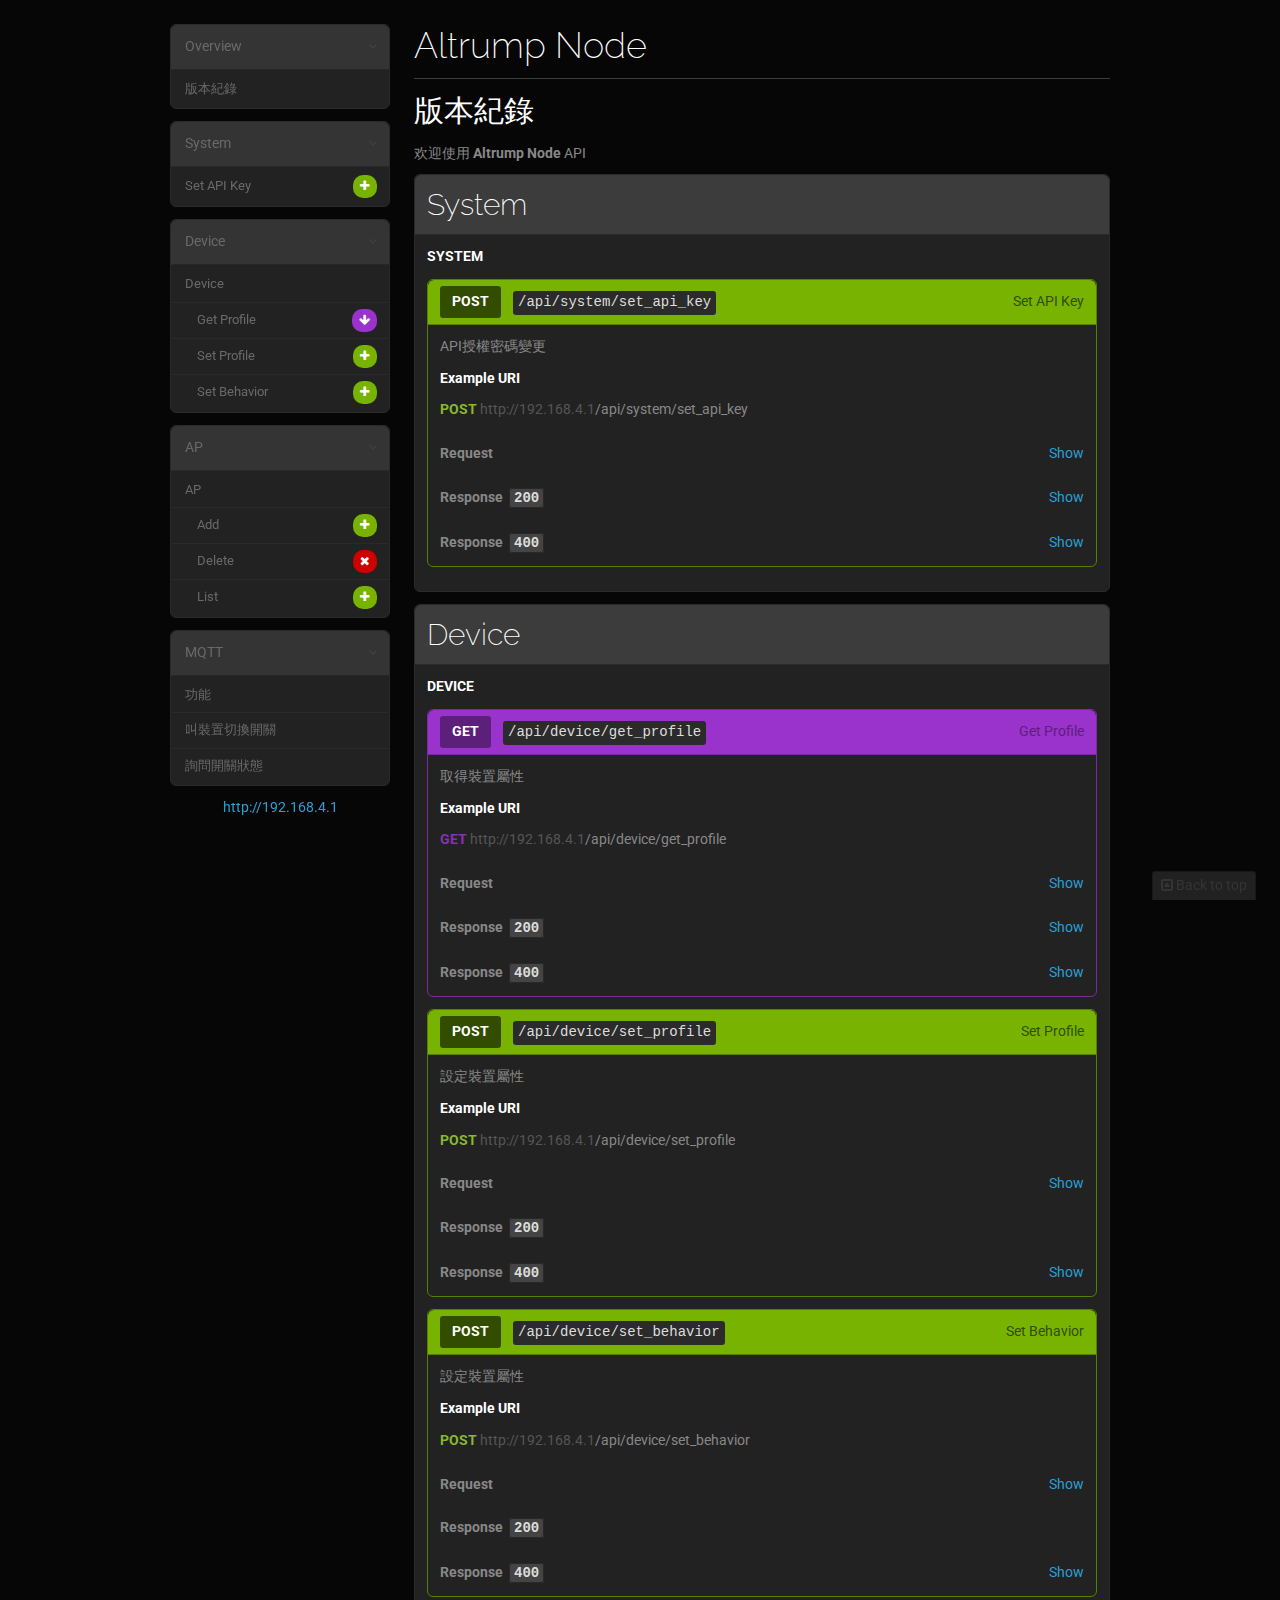
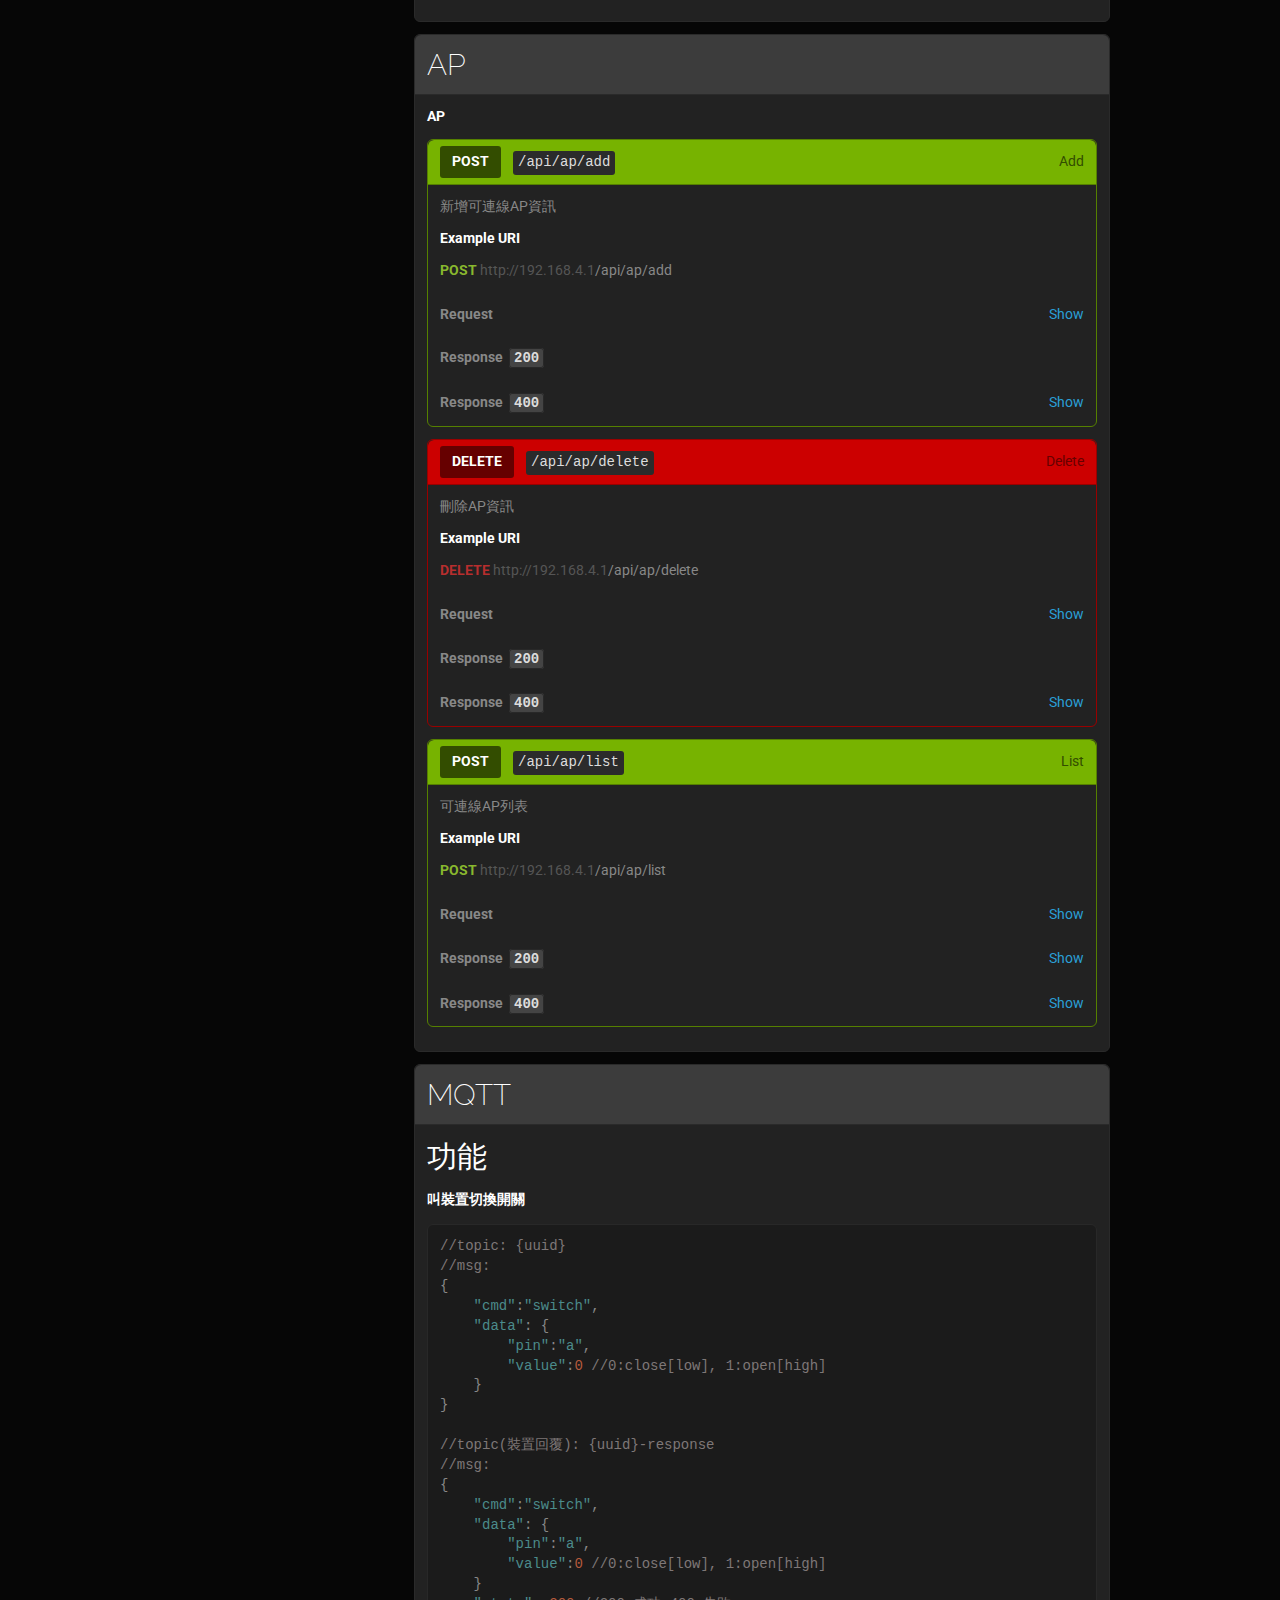
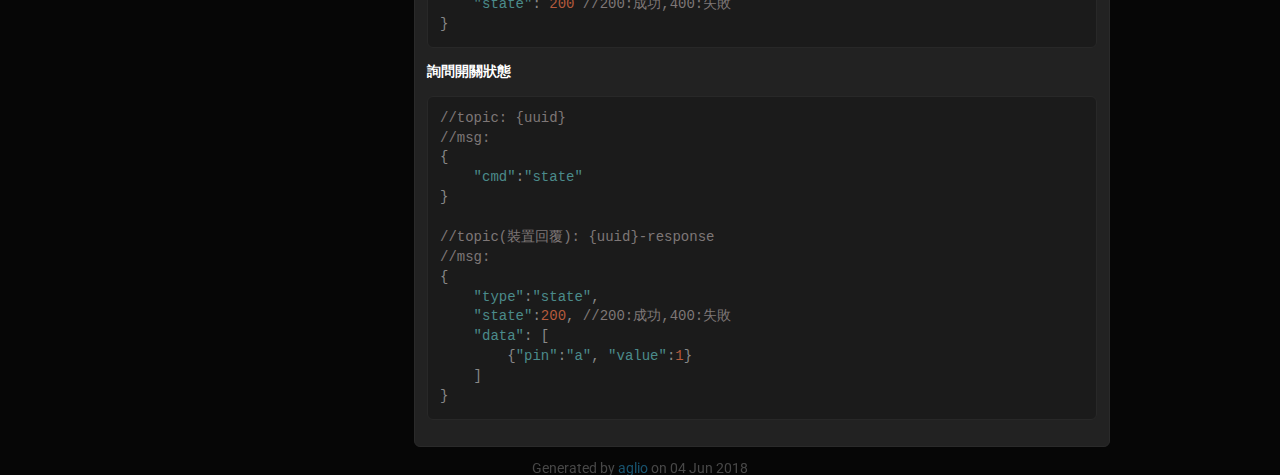
<file: esp32/index.html>
<!DOCTYPE html><html><head><meta charset="utf-8"><title>Altrump Node</title><link rel="stylesheet" href="https://maxcdn.bootstrapcdn.com/font-awesome/4.3.0/css/font-awesome.min.css"><style>@import url('https://fonts.googleapis.com/css?family=Roboto:400,700|Inconsolata|Raleway:200');.hljs-comment,.hljs-title{color:#8e908c}.hljs-variable,.hljs-attribute,.hljs-tag,.hljs-regexp,.ruby .hljs-constant,.xml .hljs-tag .hljs-title,.xml .hljs-pi,.xml .hljs-doctype,.html .hljs-doctype,.css .hljs-id,.css .hljs-class,.css .hljs-pseudo{color:#c82829}.hljs-number,.hljs-preprocessor,.hljs-pragma,.hljs-built_in,.hljs-literal,.hljs-params,.hljs-constant{color:#f5871f}.ruby .hljs-class .hljs-title,.css .hljs-rules .hljs-attribute{color:#eab700}.hljs-string,.hljs-value,.hljs-inheritance,.hljs-header,.ruby .hljs-symbol,.xml .hljs-cdata{color:#718c00}.css .hljs-hexcolor{color:#3e999f}.hljs-function,.python .hljs-decorator,.python .hljs-title,.ruby .hljs-function .hljs-title,.ruby .hljs-title .hljs-keyword,.perl .hljs-sub,.javascript .hljs-title,.coffeescript .hljs-title{color:#4271ae}.hljs-keyword,.javascript .hljs-function{color:#8959a8}.hljs{display:block;background:white;color:#4d4d4c;padding:.5em}.coffeescript .javascript,.javascript .xml,.tex .hljs-formula,.xml .javascript,.xml .vbscript,.xml .css,.xml .hljs-cdata{opacity:.5}.right .hljs-comment{color:#969896}.right .css .hljs-class,.right .css .hljs-id,.right .css .hljs-pseudo,.right .hljs-attribute,.right .hljs-regexp,.right .hljs-tag,.right .hljs-variable,.right .html .hljs-doctype,.right .ruby .hljs-constant,.right .xml .hljs-doctype,.right .xml .hljs-pi,.right .xml .hljs-tag .hljs-title{color:#c66}.right .hljs-built_in,.right .hljs-constant,.right .hljs-literal,.right .hljs-number,.right .hljs-params,.right .hljs-pragma,.right .hljs-preprocessor{color:#de935f}.right .css .hljs-rule .hljs-attribute,.right .ruby .hljs-class .hljs-title{color:#f0c674}.right .hljs-header,.right .hljs-inheritance,.right .hljs-name,.right .hljs-string,.right .hljs-value,.right .ruby .hljs-symbol,.right .xml .hljs-cdata{color:#b5bd68}.right .css .hljs-hexcolor,.right .hljs-title{color:#8abeb7}.right .coffeescript .hljs-title,.right .hljs-function,.right .javascript .hljs-title,.right .perl .hljs-sub,.right .python .hljs-decorator,.right .python .hljs-title,.right .ruby .hljs-function .hljs-title,.right .ruby .hljs-title .hljs-keyword{color:#81a2be}.right .hljs-keyword,.right .javascript .hljs-function{color:#b294bb}.right .hljs{display:block;overflow-x:auto;background:#1d1f21;color:#c5c8c6;padding:.5em;-webkit-text-size-adjust:none}.right .coffeescript .javascript,.right .javascript .xml,.right .tex .hljs-formula,.right .xml .css,.right .xml .hljs-cdata,.right .xml .javascript,.right .xml .vbscript{opacity:.5}.hljs-comment,.hljs-quote{color:#7e7777}.hljs-attribute,.hljs-link,.hljs-name,.hljs-regexp,.hljs-selector-class,.hljs-selector-id,.hljs-tag,.hljs-template-variable,.hljs-variable{color:#ca4949}.hljs-built_in,.hljs-literal,.hljs-meta,.hljs-number,.hljs-params,.hljs-type{color:#b45a3c}.hljs-bullet,.hljs-string,.hljs-symbol{color:#4b8b8b}.hljs-section,.hljs-title{color:#7272ca}.hljs-keyword,.hljs-selector-tag{color:#8464c4}.hljs-addition,.hljs-deletion{color:#1b1818;display:inline-block;width:100%}.hljs-deletion{background-color:#ca4949}.hljs-addition{background-color:#4b8b8b}.hljs{display:block;overflow-x:auto;background:#1b1818;color:#8a8585;padding:.5em}.hljs-emphasis{font-style:italic}.hljs-strong{font-weight:700}.right .hljs-comment,.right .hljs-quote{color:#7e7777}.right .hljs-attribute,.right .hljs-link,.right .hljs-name,.right .hljs-regexp,.right .hljs-selector-class,.right .hljs-selector-id,.right .hljs-tag,.right .hljs-template-variable,.right .hljs-variable{color:#ca4949}.right .hljs-built_in,.right .hljs-literal,.right .hljs-meta,.right .hljs-number,.right .hljs-params,.right .hljs-type{color:#b45a3c}.right .hljs-bullet,.right .hljs-string,.right .hljs-symbol{color:#4b8b8b}.right .hljs-section,.right .hljs-title{color:#7272ca}.right .hljs-keyword,.right .hljs-selector-tag{color:#8464c4}.right .hljs-addition,.right .hljs-deletion{color:#1b1818;display:inline-block;width:100%}.right .hljs-deletion{background-color:#ca4949}.right .hljs-addition{background-color:#4b8b8b}.right .hljs{display:block;overflow-x:auto;background:#1b1818;color:#8a8585;padding:.5em}.right .hljs-emphasis{font-style:italic}.right .hljs-strong{font-weight:700}body{color:#888;background:#060606;font:400 14px / 1.42 'Roboto',Helvetica,sans-serif}header{border-bottom:1px solid #3c3c3c;margin-bottom:12px}h1,h2,h3,h4,h5{color:white;margin:12px 0}h1 .permalink,h2 .permalink,h3 .permalink,h4 .permalink,h5 .permalink{margin-left:0;opacity:0;transition:opacity .25s ease}h1:hover .permalink,h2:hover .permalink,h3:hover .permalink,h4:hover .permalink,h5:hover .permalink{opacity:1}.triple h1 .permalink,.triple h2 .permalink,.triple h3 .permalink,.triple h4 .permalink,.triple h5 .permalink{opacity:.15}.triple h1:hover .permalink,.triple h2:hover .permalink,.triple h3:hover .permalink,.triple h4:hover .permalink,.triple h5:hover .permalink{opacity:.15}h1{font:200 36px 'Raleway',Helvetica,sans-serif;font-size:36px}h2{font:200 36px 'Raleway',Helvetica,sans-serif;font-size:30px}h3{font-size:100%;text-transform:uppercase}h5{font-size:100%;font-weight:normal}p{margin:0 0 10px}p.choices{line-height:1.6}a{color:#2a9fd6;text-decoration:none}li p{margin:0}hr.split{border:0;height:1px;width:100%;padding-left:6px;margin:12px auto;background-image:linear-gradient(to right, rgba(136,136,136,0) 20%, rgba(136,136,136,0.2) 51.4%, rgba(136,136,136,0.2) 51.4%, rgba(136,136,136,0) 80%)}dl dt{float:left;width:130px;clear:left;text-align:right;overflow:hidden;text-overflow:ellipsis;white-space:nowrap;font-weight:700}dl dd{margin-left:150px}blockquote{color:rgba(136,136,136,0.5);font-size:15.5px;padding:10px 20px;margin:12px 0;border-left:5px solid #282828}blockquote p:last-child{margin-bottom:0}pre{background-color:#1b1b1b;padding:12px;border:1px solid #282828;border-radius:6px;overflow:auto}pre code{color:#888;background-color:transparent;padding:0;border:none}code{color:#ddd;background-color:#444;font:'Inconsolata',monospace;padding:1px 4px;border:1px solid #282828;border-radius:3px}ul,ol{padding-left:2em}table{border-collapse:collapse;border-spacing:0;margin-bottom:12px}table tr:nth-child(2n){background-color:#010101}table th,table td{padding:6px 12px;border:1px solid #000}.text-muted{opacity:.5}.note,.warning{padding:.3em 1em;margin:1em 0;border-radius:2px;font-size:90%}.note h1,.warning h1,.note h2,.warning h2,.note h3,.warning h3,.note h4,.warning h4,.note h5,.warning h5,.note h6,.warning h6{font-family:200 36px 'Raleway',Helvetica,sans-serif;font-size:135%;font-weight:500}.note p,.warning p{margin:.5em 0}.note{color:#888;background-color:#191e10;border-left:4px solid #77b300}.note h1,.note h2,.note h3,.note h4,.note h5,.note h6{color:#77b300}.warning{color:#888;background-color:#1b1010;border-left:4px solid #900}.warning h1,.warning h2,.warning h3,.warning h4,.warning h5,.warning h6{color:#900}header{margin-top:24px}nav{position:fixed;top:24px;bottom:0;overflow-y:auto}nav .resource-group{padding:0}nav .resource-group .heading{position:relative}nav .resource-group .heading .chevron{position:absolute;top:12px;right:12px;opacity:.5}nav .resource-group .heading a{display:block;color:#888;opacity:.7;border-left:2px solid transparent;margin:0}nav .resource-group .heading a:hover{text-decoration:none;background-color:bad-color;border-left:2px solid #888}nav ul{list-style-type:none;padding-left:0}nav ul a{display:block;font-size:13px;color:rgba(136,136,136,0.7);padding:8px 12px;border-top:1px solid #2a2a2a;border-left:2px solid transparent;overflow:hidden;text-overflow:ellipsis;white-space:nowrap}nav ul a:hover{text-decoration:none;background-color:bad-color;border-left:2px solid #888}nav ul>li{margin:0}nav ul>li:first-child{margin-top:-12px}nav ul>li:last-child{margin-bottom:-12px}nav ul ul a{padding-left:24px}nav ul ul li{margin:0}nav ul ul li:first-child{margin-top:0}nav ul ul li:last-child{margin-bottom:0}nav>div>div>ul>li:first-child>a{border-top:none}.preload *{transition:none !important}.pull-left{float:left}.pull-right{float:right}.badge{display:inline-block;float:right;min-width:10px;min-height:14px;padding:3px 7px;font-size:12px;color:#fff;background-color:#3c3c3c;border-radius:10px;margin:-2px 0}.badge.get{color:white;background-color:#9933cc}.badge.head{color:white;background-color:#9933cc}.badge.options{color:white;background-color:#9933cc}.badge.put{color:white;background-color:#ff8800}.badge.patch{color:white;background-color:#ff8800}.badge.post{color:white;background-color:#77b300}.badge.delete{color:white;background-color:#cc0000}.collapse-button{float:right}.collapse-button .close{display:none;color:#2a9fd6;cursor:pointer}.collapse-button .open{color:#2a9fd6;cursor:pointer}.collapse-button.show .close{display:inline}.collapse-button.show .open{display:none}.collapse-content{max-height:0;overflow:hidden;transition:max-height .3s ease-in-out}nav{width:220px}.container{max-width:940px;margin-left:auto;margin-right:auto}.container .row .content{margin-left:244px;width:696px}.container .row:after{content:'';display:block;clear:both}.container-fluid nav{width:22%}.container-fluid .row .content{margin-left:24%}.container-fluid.triple nav{width:16.5%;padding-right:1px}.container-fluid.triple .row .content{position:relative;margin-left:16.5%;padding-left:24px}.middle:before,.middle:after{content:'';display:table}.middle:after{clear:both}.middle{box-sizing:border-box;width:51.5%;padding-right:12px}.right{box-sizing:border-box;float:right;width:48.5%;padding-left:12px}.right a{color:#2a9fd6}.right h1,.right h2,.right h3,.right h4,.right h5,.right p,.right div{color:#888}.right pre{background-color:#222;border:1px solid #222}.right pre code{color:#888}.right .description{margin-top:12px}.triple .resource-heading{font-size:125%}.definition{margin-top:12px;margin-bottom:12px}.definition .method{font-weight:bold}.definition .method.get{color:#8a2eb8}.definition .method.head{color:#8a2eb8}.definition .method.options{color:#8a2eb8}.definition .method.post{color:#89b82e}.definition .method.put{color:#b8772e}.definition .method.patch{color:#b8772e}.definition .method.delete{color:#b82e2e}.definition .uri{word-break:break-all;word-wrap:break-word}.definition .hostname{opacity:.5}.example-names{background-color:#eee;padding:12px;border-radius:6px}.example-names .tab-button{cursor:pointer;color:#888;border:1px solid #ddd;padding:6px;margin-left:12px}.example-names .tab-button.active{background-color:#c8c8c8}.right .example-names{background-color:#101010}.right .example-names .tab-button{color:#888;border:1px solid #060606;border-radius:6px}.right .example-names .tab-button.active{background-color:#2a2a2a}#nav-background{position:fixed;left:0;top:0;bottom:0;width:16.5%;padding-right:14.4px;background-color:#060606;border-right:1px solid #060606;z-index:-1}#right-panel-background{position:absolute;right:-12px;top:-12px;bottom:-12px;width:48.6%;background-color:#1a1a1a;z-index:-1}@media (max-width:1200px){nav{width:198px}.container{max-width:840px}.container .row .content{margin-left:224px;width:606px}}@media (max-width:992px){nav{width:169.4px}.container{max-width:720px}.container .row .content{margin-left:194px;width:526px}}@media (max-width:768px){nav{display:none}.container{width:95%;max-width:none}.container .row .content,.container-fluid .row .content,.container-fluid.triple .row .content{margin-left:auto;margin-right:auto;width:95%}#nav-background{display:none}#right-panel-background{width:48.6%}}.back-to-top{position:fixed;z-index:1;bottom:0;right:24px;padding:4px 8px;color:rgba(136,136,136,0.5);background-color:#3c3c3c;text-decoration:none !important;border-top:1px solid #2a2a2a;border-left:1px solid #2a2a2a;border-right:1px solid #2a2a2a;border-top-left-radius:3px;border-top-right-radius:3px}.resource-group{padding:12px;margin-bottom:12px;background-color:#222;border:1px solid #2a2a2a;border-radius:6px}.resource-group h2.group-heading,.resource-group .heading a{padding:12px;margin:-12px -12px 12px -12px;background-color:#3c3c3c;border-bottom:1px solid #2a2a2a;border-top-left-radius:6px;border-top-right-radius:6px;white-space:nowrap;text-overflow:ellipsis;overflow:hidden}.triple .content .resource-group{padding:0;border:none}.triple .content .resource-group h2.group-heading,.triple .content .resource-group .heading a{margin:0 0 12px 0;border:1px solid #2a2a2a}nav .resource-group .heading a{padding:12px;margin-bottom:0}nav .resource-group .collapse-content{padding:0}.action{margin-bottom:12px;padding:12px 12px 0 12px;overflow:hidden;border:1px solid transparent;border-radius:6px}.action h4.action-heading{padding:6px 12px;margin:-12px -12px 12px -12px;border-bottom:1px solid transparent;border-top-left-radius:6px;border-top-right-radius:6px;overflow:hidden}.action h4.action-heading .name{float:right;font-weight:normal;padding:6px 0}.action h4.action-heading .method{padding:6px 12px;margin-right:12px;border-radius:3px;display:inline-block}.action h4.action-heading .method.get{color:#fff;background-color:#5c1f7a}.action h4.action-heading .method.head{color:#fff;background-color:#5c1f7a}.action h4.action-heading .method.options{color:#fff;background-color:#5c1f7a}.action h4.action-heading .method.put{color:#fff;background-color:#995200}.action h4.action-heading .method.patch{color:#fff;background-color:#995200}.action h4.action-heading .method.post{color:#fff;background-color:#334d00}.action h4.action-heading .method.delete{color:#fff;background-color:#600}.action h4.action-heading code{color:#ddd;background-color:#2b2b2b;border-color:transparent;font-weight:normal;word-break:break-all;display:inline-block;margin-top:2px}.action dl.inner{padding-bottom:2px}.action .title{border-bottom:1px solid #222;margin:0 -12px -1px -12px;padding:12px}.action.get{border-color:#7a29a3}.action.get h4.action-heading{color:#5c1f7a;background:#9933cc;border-bottom-color:#7a29a3}.action.head{border-color:#7a29a3}.action.head h4.action-heading{color:#5c1f7a;background:#9933cc;border-bottom-color:#7a29a3}.action.options{border-color:#7a29a3}.action.options h4.action-heading{color:#5c1f7a;background:#9933cc;border-bottom-color:#7a29a3}.action.post{border-color:#558000}.action.post h4.action-heading{color:#334d00;background:#77b300;border-bottom-color:#558000}.action.put{border-color:#cc6d00}.action.put h4.action-heading{color:#995200;background:#ff8800;border-bottom-color:#cc6d00}.action.patch{border-color:#cc6d00}.action.patch h4.action-heading{color:#995200;background:#ff8800;border-bottom-color:#cc6d00}.action.delete{border-color:#900}.action.delete h4.action-heading{color:#600;background:#cc0000;border-bottom-color:#900}</style></head><body class="preload"><a href="#top" class="text-muted back-to-top"><i class="fa fa-toggle-up"></i>&nbsp;Back to top</a><div class="container"><div class="row"><nav><div class="resource-group"><div class="heading"><div class="chevron"><i class="open fa fa-angle-down"></i></div><a href="#top">Overview</a></div><div class="collapse-content"><ul><li><a href="#header-版本紀錄">版本紀錄</a></li></ul></div></div><div class="resource-group"><div class="heading"><div class="chevron"><i class="open fa fa-angle-down"></i></div><a href="#system">System</a></div><div class="collapse-content"><ul><li><a href="#system-system-post"><span class="badge post"><i class="fa fa-plus"></i></span>Set API Key</a></li></ul></div></div><div class="resource-group"><div class="heading"><div class="chevron"><i class="open fa fa-angle-down"></i></div><a href="#device">Device</a></div><div class="collapse-content"><ul><li><a href="#device-device">Device</a><ul><li><a href="#device-device-get"><span class="badge get"><i class="fa fa-arrow-down"></i></span>Get Profile</a></li><li><a href="#device-device-post"><span class="badge post"><i class="fa fa-plus"></i></span>Set Profile</a></li><li><a href="#device-device-post-1"><span class="badge post"><i class="fa fa-plus"></i></span>Set Behavior</a></li></ul></li></ul></div></div><div class="resource-group"><div class="heading"><div class="chevron"><i class="open fa fa-angle-down"></i></div><a href="#ap">AP</a></div><div class="collapse-content"><ul><li><a href="#ap-ap">AP</a><ul><li><a href="#ap-ap-post"><span class="badge post"><i class="fa fa-plus"></i></span>Add</a></li><li><a href="#ap-ap-delete"><span class="badge delete"><i class="fa fa-times"></i></span>Delete</a></li><li><a href="#ap-ap-post-1"><span class="badge post"><i class="fa fa-plus"></i></span>List</a></li></ul></li></ul></div></div><div class="resource-group"><div class="heading"><div class="chevron"><i class="open fa fa-angle-down"></i></div><a href="#mqtt">MQTT</a></div><div class="collapse-content"><ul><li><a href="#header-功能">功能</a></li><li><a href="#header-叫裝置切換開關">叫裝置切換開關</a></li><li><a href="#header-詢問開關狀態">詢問開關狀態</a></li></ul></div></div><p style="text-align: center; word-wrap: break-word;"><a href="http://192.168.4.1">http://192.168.4.1</a></p></nav><div class="content"><header><h1 id="top">Altrump Node</h1></header><h2 id="header-版本紀錄">版本紀錄 <a class="permalink" href="#header-版本紀錄" aria-hidden="true">¶</a></h2>
<p>欢迎使用 <strong>Altrump Node</strong> API</p>
<section id="system" class="resource-group"><h2 class="group-heading">System <a href="#system" class="permalink">&para;</a></h2><div id="system-system" class="resource"><h3 class="resource-heading">System <a href="#system-system" class="permalink">&nbsp;&para;</a></h3><div id="system-system-post" class="action post"><h4 class="action-heading"><div class="name">Set API Key</div><a href="#system-system-post" class="method post">POST</a><code class="uri">/api/system/set_api_key</code></h4><p>API授權密碼變更</p>
<h4>Example URI</h4><div class="definition"><span class="method post">POST</span>&nbsp;<span class="uri"><span class="hostname">http://192.168.4.1</span>/api/system/set_api_key</span></div><div class="title"><strong>Request</strong><div class="collapse-button"><span class="close">Hide</span><span class="open">Show</span></div></div><div class="collapse-content"><div class="inner"><h5>Headers</h5><pre><code><span class="hljs-attribute">Content-Type</span>: <span class="hljs-string">application/json</span></code></pre><div style="height: 1px;"></div><h5>Body</h5><pre><code>{
    <span class="hljs-string">"api_key"</span>:<span class="hljs-string">""</span>,<span class="hljs-comment">//舊有密碼</span>
    <span class="hljs-string">"new_api_key"</span>:<span class="hljs-string">""</span><span class="hljs-comment">//新密碼</span>
}</code></pre><div style="height: 1px;"></div></div></div><div class="title"><strong>Response&nbsp;&nbsp;<code>200</code></strong><div class="collapse-button"><span class="close">Hide</span><span class="open">Show</span></div></div><div class="collapse-content"><div class="inner"><h5>Body</h5><pre><code>{
<span class="hljs-string">"mac_address"</span>:<span class="hljs-string">"AA:BB:CC:DD:EE:FF"</span>,
<span class="hljs-string">"behaviors"</span>:[
    {
        <span class="hljs-string">"key"</span>:<span class="hljs-string">"sw_a"</span>,<span class="hljs-comment">//開關A</span>
        <span class="hljs-string">"definition"</span>:<span class="hljs-string">"GPIO 1開關"</span><span class="hljs-comment">//行為描述</span>
    }
]
}</code></pre><div style="height: 1px;"></div></div></div><div class="title"><strong>Response&nbsp;&nbsp;<code>400</code></strong><div class="collapse-button"><span class="close">Hide</span><span class="open">Show</span></div></div><div class="collapse-content"><div class="inner"><h5>Headers</h5><pre><code><span class="hljs-attribute">Content-Type</span>: <span class="hljs-string">application/json</span></code></pre><div style="height: 1px;"></div><h5>Body</h5><pre><code>{
    "<span class="hljs-attribute">code</span>": <span class="hljs-value"><span class="hljs-number">100</span></span>,
    "<span class="hljs-attribute">msg</span>": <span class="hljs-value"><span class="hljs-string">"password fail"</span>
</span>}

{
    "<span class="hljs-attribute">code</span>": <span class="hljs-value"><span class="hljs-number">102</span></span>,
    "<span class="hljs-attribute">msg</span>": <span class="hljs-value"><span class="hljs-string">"friend resource exists"</span>
</span>}

{
    "<span class="hljs-attribute">code</span>": <span class="hljs-value"><span class="hljs-number">104</span></span>,
    "<span class="hljs-attribute">msg</span>": <span class="hljs-value"><span class="hljs-string">"friend resource not exists"</span>
</span>}
 

{
    "<span class="hljs-attribute">code</span>": <span class="hljs-value"><span class="hljs-number">1001</span></span>,
    "<span class="hljs-attribute">msg</span>": <span class="hljs-value"><span class="hljs-string">"db exception, system error msg"</span>
</span>}</code></pre><div style="height: 1px;"></div></div></div></div></div></section><section id="device" class="resource-group"><h2 class="group-heading">Device <a href="#device" class="permalink">&para;</a></h2><div id="device-device" class="resource"><h3 class="resource-heading">Device <a href="#device-device" class="permalink">&nbsp;&para;</a></h3><div id="device-device-get" class="action get"><h4 class="action-heading"><div class="name">Get Profile</div><a href="#device-device-get" class="method get">GET</a><code class="uri">/api/device/get_profile</code></h4><p>取得裝置屬性</p>
<h4>Example URI</h4><div class="definition"><span class="method get">GET</span>&nbsp;<span class="uri"><span class="hostname">http://192.168.4.1</span>/api/device/get_profile</span></div><div class="title"><strong>Request</strong><div class="collapse-button"><span class="close">Hide</span><span class="open">Show</span></div></div><div class="collapse-content"><div class="inner"><h5>Headers</h5><pre><code><span class="hljs-attribute">Content-Type</span>: <span class="hljs-string">application/json</span></code></pre><div style="height: 1px;"></div><h5>Body</h5><pre><code>{
    <span class="hljs-string">"api_key"</span>:<span class="hljs-string">""</span>,<span class="hljs-comment">//(optional)API授權密碼，預設為空。</span>
    <span class="hljs-string">"uuid"</span>:<span class="hljs-string">"fa6f7b59-6378-48ec-b45f-3596e7541171"</span>
}</code></pre><div style="height: 1px;"></div></div></div><div class="title"><strong>Response&nbsp;&nbsp;<code>200</code></strong><div class="collapse-button"><span class="close">Hide</span><span class="open">Show</span></div></div><div class="collapse-content"><div class="inner"><h5>Body</h5><pre><code>{
  "<span class="hljs-attribute">mac</span>": <span class="hljs-value"><span class="hljs-string">"30:ae:a4:1f:af:d0"</span></span>,
  "<span class="hljs-attribute">ip</span>": <span class="hljs-value"><span class="hljs-string">"110.50.174.167"</span></span>,
  "<span class="hljs-attribute">ap_ssid</span>": <span class="hljs-value"><span class="hljs-string">""</span></span>,
  "<span class="hljs-attribute">sta_ssid</span>": <span class="hljs-value"><span class="hljs-string">""</span></span>,
  "<span class="hljs-attribute">aes</span>": <span class="hljs-value"><span class="hljs-string">""</span></span>,
  "<span class="hljs-attribute">uuid</span>": <span class="hljs-value"><span class="hljs-string">"fa6f7b59-6378-48ec-b45f-3596e7541171"</span></span>,
  "<span class="hljs-attribute">behaviors</span>": <span class="hljs-value">[
    {
      "<span class="hljs-attribute">key</span>": <span class="hljs-value"><span class="hljs-string">"hi"</span></span>,
      "<span class="hljs-attribute">definition</span>": <span class="hljs-value"><span class="hljs-string">"確認裝置是否在線"</span>
    </span>},
    {
      "<span class="hljs-attribute">key</span>": <span class="hljs-value"><span class="hljs-string">"sw_1"</span></span>,
      "<span class="hljs-attribute">frginiyion</span>": <span class="hljs-value"><span class="hljs-string">"開關_1"</span>
    </span>}
  ]
</span>}</code></pre><div style="height: 1px;"></div></div></div><div class="title"><strong>Response&nbsp;&nbsp;<code>400</code></strong><div class="collapse-button"><span class="close">Hide</span><span class="open">Show</span></div></div><div class="collapse-content"><div class="inner"><h5>Headers</h5><pre><code><span class="hljs-attribute">Content-Type</span>: <span class="hljs-string">application/json</span></code></pre><div style="height: 1px;"></div><h5>Body</h5><pre><code>{
    "<span class="hljs-attribute">code</span>": <span class="hljs-value"><span class="hljs-number">101</span></span>,
    "<span class="hljs-attribute">msg</span>": <span class="hljs-value"><span class="hljs-string">"friend uuid is empty"</span>
</span>}

{
    "<span class="hljs-attribute">code</span>": <span class="hljs-value"><span class="hljs-number">102</span></span>,
    "<span class="hljs-attribute">msg</span>": <span class="hljs-value"><span class="hljs-string">"friend resource exists"</span>
</span>}

{
    "<span class="hljs-attribute">code</span>": <span class="hljs-value"><span class="hljs-number">104</span></span>,
    "<span class="hljs-attribute">msg</span>": <span class="hljs-value"><span class="hljs-string">"friend resource not exists"</span>
</span>}
 

{
    "<span class="hljs-attribute">code</span>": <span class="hljs-value"><span class="hljs-number">1001</span></span>,
    "<span class="hljs-attribute">msg</span>": <span class="hljs-value"><span class="hljs-string">"db exception, system error msg"</span>
</span>}</code></pre><div style="height: 1px;"></div></div></div></div><div id="device-device-post" class="action post"><h4 class="action-heading"><div class="name">Set Profile</div><a href="#device-device-post" class="method post">POST</a><code class="uri">/api/device/set_profile</code></h4><p>設定裝置屬性</p>
<h4>Example URI</h4><div class="definition"><span class="method post">POST</span>&nbsp;<span class="uri"><span class="hostname">http://192.168.4.1</span>/api/device/set_profile</span></div><div class="title"><strong>Request</strong><div class="collapse-button"><span class="close">Hide</span><span class="open">Show</span></div></div><div class="collapse-content"><div class="inner"><h5>Headers</h5><pre><code><span class="hljs-attribute">Content-Type</span>: <span class="hljs-string">application/json</span></code></pre><div style="height: 1px;"></div><h5>Body</h5><pre><code>{
    <span class="hljs-string">"api_key"</span>:<span class="hljs-string">""</span><span class="hljs-comment">//(optional)API授權密碼，預設為空。</span>
    <span class="hljs-string">"uuid"</span>:<span class="hljs-string">"fa6f7b59-6378-48ec-b45f-3596e7541171"</span>,<span class="hljs-comment">//向server註冊後，server回傳的uuid，裝置需要以此值註冊mqtt topic</span>
    <span class="hljs-string">"aes"</span>:<span class="hljs-string">""</span><span class="hljs-comment">//(optional)MQTT Payload AES key,128bits</span>
}</code></pre><div style="height: 1px;"></div></div></div><div class="title"><strong>Response&nbsp;&nbsp;<code>200</code></strong></div><div class="title"><strong>Response&nbsp;&nbsp;<code>400</code></strong><div class="collapse-button"><span class="close">Hide</span><span class="open">Show</span></div></div><div class="collapse-content"><div class="inner"><h5>Headers</h5><pre><code><span class="hljs-attribute">Content-Type</span>: <span class="hljs-string">application/json</span></code></pre><div style="height: 1px;"></div><h5>Body</h5><pre><code>{
    "<span class="hljs-attribute">code</span>": <span class="hljs-value"><span class="hljs-number">100</span></span>,
    "<span class="hljs-attribute">msg</span>": <span class="hljs-value"><span class="hljs-string">"password fial"</span>
</span>}

{
    "<span class="hljs-attribute">code</span>": <span class="hljs-value"><span class="hljs-number">101</span></span>,
    "<span class="hljs-attribute">msg</span>": <span class="hljs-value"><span class="hljs-string">"uuid is empty"</span>
</span>}</code></pre><div style="height: 1px;"></div></div></div></div><div id="device-device-post-1" class="action post"><h4 class="action-heading"><div class="name">Set Behavior</div><a href="#device-device-post-1" class="method post">POST</a><code class="uri">/api/device/set_behavior</code></h4><p>設定裝置屬性</p>
<h4>Example URI</h4><div class="definition"><span class="method post">POST</span>&nbsp;<span class="uri"><span class="hostname">http://192.168.4.1</span>/api/device/set_behavior</span></div><div class="title"><strong>Request</strong><div class="collapse-button"><span class="close">Hide</span><span class="open">Show</span></div></div><div class="collapse-content"><div class="inner"><h5>Headers</h5><pre><code><span class="hljs-attribute">Content-Type</span>: <span class="hljs-string">application/json</span></code></pre><div style="height: 1px;"></div><h5>Body</h5><pre><code>{
    <span class="hljs-string">"api_key"</span>:<span class="hljs-string">""</span><span class="hljs-comment">//(optional)API授權密碼，預設為空。</span>
    <span class="hljs-string">"key"</span>:<span class="hljs-string">""</span>, <span class="hljs-comment">//行為，按照每個裝不同會有不同自定義的行為</span>
    <span class="hljs-string">"value"</span>:<span class="hljs-string">""</span><span class="hljs-comment">//(optional)行為參數</span>
}</code></pre><div style="height: 1px;"></div></div></div><div class="title"><strong>Response&nbsp;&nbsp;<code>200</code></strong></div><div class="title"><strong>Response&nbsp;&nbsp;<code>400</code></strong><div class="collapse-button"><span class="close">Hide</span><span class="open">Show</span></div></div><div class="collapse-content"><div class="inner"><h5>Headers</h5><pre><code><span class="hljs-attribute">Content-Type</span>: <span class="hljs-string">application/json</span></code></pre><div style="height: 1px;"></div><h5>Body</h5><pre><code>{
    "<span class="hljs-attribute">code</span>": <span class="hljs-value"><span class="hljs-number">101</span></span>,
    "<span class="hljs-attribute">msg</span>": <span class="hljs-value"><span class="hljs-string">"friend uuid is empty"</span>
</span>}

{
    "<span class="hljs-attribute">code</span>": <span class="hljs-value"><span class="hljs-number">102</span></span>,
    "<span class="hljs-attribute">msg</span>": <span class="hljs-value"><span class="hljs-string">"friend resource exists"</span>
</span>}

{
    "<span class="hljs-attribute">code</span>": <span class="hljs-value"><span class="hljs-number">104</span></span>,
    "<span class="hljs-attribute">msg</span>": <span class="hljs-value"><span class="hljs-string">"friend resource not exists"</span>
</span>}
 

{
    "<span class="hljs-attribute">code</span>": <span class="hljs-value"><span class="hljs-number">1001</span></span>,
    "<span class="hljs-attribute">msg</span>": <span class="hljs-value"><span class="hljs-string">"db exception, system error msg"</span>
</span>}</code></pre><div style="height: 1px;"></div></div></div></div></div></section><section id="ap" class="resource-group"><h2 class="group-heading">AP <a href="#ap" class="permalink">&para;</a></h2><div id="ap-ap" class="resource"><h3 class="resource-heading">AP <a href="#ap-ap" class="permalink">&nbsp;&para;</a></h3><div id="ap-ap-post" class="action post"><h4 class="action-heading"><div class="name">Add</div><a href="#ap-ap-post" class="method post">POST</a><code class="uri">/api/ap/add</code></h4><p>新增可連線AP資訊</p>
<h4>Example URI</h4><div class="definition"><span class="method post">POST</span>&nbsp;<span class="uri"><span class="hostname">http://192.168.4.1</span>/api/ap/add</span></div><div class="title"><strong>Request</strong><div class="collapse-button"><span class="close">Hide</span><span class="open">Show</span></div></div><div class="collapse-content"><div class="inner"><h5>Headers</h5><pre><code><span class="hljs-attribute">Content-Type</span>: <span class="hljs-string">application/json</span></code></pre><div style="height: 1px;"></div><h5>Body</h5><pre><code>{
  "<span class="hljs-attribute">api_key</span>": <span class="hljs-value"><span class="hljs-string">"123456"</span></span>,
  "<span class="hljs-attribute">ssid</span>": <span class="hljs-value"><span class="hljs-string">"AP NAME"</span></span>,
  "<span class="hljs-attribute">password</span>": <span class="hljs-value"><span class="hljs-string">"12345678"</span>
</span>}</code></pre><div style="height: 1px;"></div></div></div><div class="title"><strong>Response&nbsp;&nbsp;<code>200</code></strong></div><div class="title"><strong>Response&nbsp;&nbsp;<code>400</code></strong><div class="collapse-button"><span class="close">Hide</span><span class="open">Show</span></div></div><div class="collapse-content"><div class="inner"><h5>Headers</h5><pre><code><span class="hljs-attribute">Content-Type</span>: <span class="hljs-string">application/json</span></code></pre><div style="height: 1px;"></div><h5>Body</h5><pre><code>{
    "<span class="hljs-attribute">code</span>": <span class="hljs-value"><span class="hljs-number">100</span></span>,
    "<span class="hljs-attribute">msg</span>": <span class="hljs-value"><span class="hljs-string">"password fail"</span>
</span>}

{
    "<span class="hljs-attribute">code</span>": <span class="hljs-value"><span class="hljs-number">101</span></span>,
    "<span class="hljs-attribute">msg</span>": <span class="hljs-value"><span class="hljs-string">"bssid is empty"</span>
</span>}

{
    "<span class="hljs-attribute">code</span>": <span class="hljs-value"><span class="hljs-number">102</span></span>,
    "<span class="hljs-attribute">msg</span>": <span class="hljs-value"><span class="hljs-string">"bssid is empty"</span>
</span>}

{
    "<span class="hljs-attribute">code</span>": <span class="hljs-value"><span class="hljs-number">103</span></span>,
    "<span class="hljs-attribute">msg</span>": <span class="hljs-value"><span class="hljs-string">"password is empty"</span>
</span>}</code></pre><div style="height: 1px;"></div></div></div></div><div id="ap-ap-delete" class="action delete"><h4 class="action-heading"><div class="name">Delete</div><a href="#ap-ap-delete" class="method delete">DELETE</a><code class="uri">/api/ap/delete</code></h4><p>刪除AP資訊</p>
<h4>Example URI</h4><div class="definition"><span class="method delete">DELETE</span>&nbsp;<span class="uri"><span class="hostname">http://192.168.4.1</span>/api/ap/delete</span></div><div class="title"><strong>Request</strong><div class="collapse-button"><span class="close">Hide</span><span class="open">Show</span></div></div><div class="collapse-content"><div class="inner"><h5>Headers</h5><pre><code><span class="hljs-attribute">Content-Type</span>: <span class="hljs-string">application/json</span></code></pre><div style="height: 1px;"></div><h5>Body</h5><pre><code>{
  "<span class="hljs-attribute">api_key</span>": <span class="hljs-value"><span class="hljs-string">"123456"</span></span>,
  "<span class="hljs-attribute">ssid</span>": <span class="hljs-value"><span class="hljs-string">"AP NAME"</span>
</span>}</code></pre><div style="height: 1px;"></div></div></div><div class="title"><strong>Response&nbsp;&nbsp;<code>200</code></strong></div><div class="title"><strong>Response&nbsp;&nbsp;<code>400</code></strong><div class="collapse-button"><span class="close">Hide</span><span class="open">Show</span></div></div><div class="collapse-content"><div class="inner"><h5>Headers</h5><pre><code><span class="hljs-attribute">Content-Type</span>: <span class="hljs-string">application/json</span></code></pre><div style="height: 1px;"></div><h5>Body</h5><pre><code>{
    "<span class="hljs-attribute">code</span>": <span class="hljs-value"><span class="hljs-number">100</span></span>,
    "<span class="hljs-attribute">msg</span>": <span class="hljs-value"><span class="hljs-string">"password fail"</span>
</span>}

{
    "<span class="hljs-attribute">code</span>": <span class="hljs-value"><span class="hljs-number">101</span></span>,
    "<span class="hljs-attribute">msg</span>": <span class="hljs-value"><span class="hljs-string">"bssid not exists"</span>
</span>}</code></pre><div style="height: 1px;"></div></div></div></div><div id="ap-ap-post-1" class="action post"><h4 class="action-heading"><div class="name">List</div><a href="#ap-ap-post-1" class="method post">POST</a><code class="uri">/api/ap/list</code></h4><p>可連線AP列表</p>
<h4>Example URI</h4><div class="definition"><span class="method post">POST</span>&nbsp;<span class="uri"><span class="hostname">http://192.168.4.1</span>/api/ap/list</span></div><div class="title"><strong>Request</strong><div class="collapse-button"><span class="close">Hide</span><span class="open">Show</span></div></div><div class="collapse-content"><div class="inner"><h5>Headers</h5><pre><code><span class="hljs-attribute">Content-Type</span>: <span class="hljs-string">application/json</span></code></pre><div style="height: 1px;"></div><h5>Body</h5><pre><code>{
  "<span class="hljs-attribute">api_key</span>": <span class="hljs-value"><span class="hljs-string">"123456"</span>
</span>}</code></pre><div style="height: 1px;"></div></div></div><div class="title"><strong>Response&nbsp;&nbsp;<code>200</code></strong><div class="collapse-button"><span class="close">Hide</span><span class="open">Show</span></div></div><div class="collapse-content"><div class="inner"><h5>Body</h5><pre><code>[
  {
    "<span class="hljs-attribute">ssid</span>": <span class="hljs-value"><span class="hljs-string">"AndroidAP5B29"</span>
  </span>}
]</code></pre><div style="height: 1px;"></div></div></div><div class="title"><strong>Response&nbsp;&nbsp;<code>400</code></strong><div class="collapse-button"><span class="close">Hide</span><span class="open">Show</span></div></div><div class="collapse-content"><div class="inner"><h5>Headers</h5><pre><code><span class="hljs-attribute">Content-Type</span>: <span class="hljs-string">application/json</span></code></pre><div style="height: 1px;"></div><h5>Body</h5><pre><code>{
  "<span class="hljs-attribute">code</span>": <span class="hljs-value"><span class="hljs-number">100</span></span>,
  "<span class="hljs-attribute">msg</span>": <span class="hljs-value"><span class="hljs-string">"password fail"</span>
</span>}</code></pre><div style="height: 1px;"></div></div></div></div></div></section><section id="mqtt" class="resource-group"><h2 class="group-heading">MQTT <a href="#mqtt" class="permalink">&para;</a></h2><h2 id="header-功能">功能 <a class="permalink" href="#header-功能" aria-hidden="true">¶</a></h2>
<h3 id="header-叫裝置切換開關">叫裝置切換開關 <a class="permalink" href="#header-叫裝置切換開關" aria-hidden="true">¶</a></h3>
<pre><code class="language-js"><span class="hljs-comment">//topic: {uuid}</span>
<span class="hljs-comment">//msg:</span>
{
    <span class="hljs-string">"cmd"</span>:<span class="hljs-string">"switch"</span>,
    <span class="hljs-string">"data"</span>: {
        <span class="hljs-string">"pin"</span>:<span class="hljs-string">"a"</span>,
        <span class="hljs-string">"value"</span>:<span class="hljs-number">0</span> <span class="hljs-comment">//0:close[low], 1:open[high]</span>
    }
}

<span class="hljs-comment">//topic(裝置回覆): {uuid}-response</span>
<span class="hljs-comment">//msg:</span>
{
    <span class="hljs-string">"cmd"</span>:<span class="hljs-string">"switch"</span>,
    <span class="hljs-string">"data"</span>: {
        <span class="hljs-string">"pin"</span>:<span class="hljs-string">"a"</span>,
        <span class="hljs-string">"value"</span>:<span class="hljs-number">0</span> <span class="hljs-comment">//0:close[low], 1:open[high]</span>
    }
    <span class="hljs-string">"state"</span>: <span class="hljs-number">200</span> <span class="hljs-comment">//200:成功,400:失敗</span>
}</code></pre>
<h3 id="header-詢問開關狀態">詢問開關狀態 <a class="permalink" href="#header-詢問開關狀態" aria-hidden="true">¶</a></h3>
<pre><code class="language-js"><span class="hljs-comment">//topic: {uuid}</span>
<span class="hljs-comment">//msg:</span>
{
    <span class="hljs-string">"cmd"</span>:<span class="hljs-string">"state"</span>
}

<span class="hljs-comment">//topic(裝置回覆): {uuid}-response</span>
<span class="hljs-comment">//msg:</span>
{
    <span class="hljs-string">"type"</span>:<span class="hljs-string">"state"</span>,
    <span class="hljs-string">"state"</span>:<span class="hljs-number">200</span>, <span class="hljs-comment">//200:成功,400:失敗</span>
    <span class="hljs-string">"data"</span>: [
        {<span class="hljs-string">"pin"</span>:<span class="hljs-string">"a"</span>, <span class="hljs-string">"value"</span>:<span class="hljs-number">1</span>}
    ]
}</code></pre>
</section></div></div></div><p style="text-align: center;" class="text-muted">Generated by&nbsp;<a href="https://github.com/danielgtaylor/aglio" class="aglio">aglio</a>&nbsp;on 04 Jun 2018</p><script>/* eslint-env browser */
/* eslint quotes: [2, "single"] */
'use strict';

/*
  Determine if a string ends with another string.
*/
function endsWith(str, suffix) {
    return str.indexOf(suffix, str.length - suffix.length) !== -1;
}

/*
  Get a list of direct child elements by class name.
*/
function childrenByClass(element, name) {
  var filtered = [];

  for (var i = 0; i < element.children.length; i++) {
    var child = element.children[i];
    var classNames = child.className.split(' ');
    if (classNames.indexOf(name) !== -1) {
      filtered.push(child);
    }
  }

  return filtered;
}

/*
  Get an array [width, height] of the window.
*/
function getWindowDimensions() {
  var w = window,
      d = document,
      e = d.documentElement,
      g = d.body,
      x = w.innerWidth || e.clientWidth || g.clientWidth,
      y = w.innerHeight || e.clientHeight || g.clientHeight;

  return [x, y];
}

/*
  Collapse or show a request/response example.
*/
function toggleCollapseButton(event) {
    var button = event.target.parentNode;
    var content = button.parentNode.nextSibling;
    var inner = content.children[0];

    if (button.className.indexOf('collapse-button') === -1) {
      // Clicked without hitting the right element?
      return;
    }

    if (content.style.maxHeight && content.style.maxHeight !== '0px') {
        // Currently showing, so let's hide it
        button.className = 'collapse-button';
        content.style.maxHeight = '0px';
    } else {
        // Currently hidden, so let's show it
        button.className = 'collapse-button show';
        content.style.maxHeight = inner.offsetHeight + 12 + 'px';
    }
}

function toggleTabButton(event) {
    var i, index;
    var button = event.target;

    // Get index of the current button.
    var buttons = childrenByClass(button.parentNode, 'tab-button');
    for (i = 0; i < buttons.length; i++) {
        if (buttons[i] === button) {
            index = i;
            button.className = 'tab-button active';
        } else {
            buttons[i].className = 'tab-button';
        }
    }

    // Hide other tabs and show this one.
    var tabs = childrenByClass(button.parentNode.parentNode, 'tab');
    for (i = 0; i < tabs.length; i++) {
        if (i === index) {
            tabs[i].style.display = 'block';
        } else {
            tabs[i].style.display = 'none';
        }
    }
}

/*
  Collapse or show a navigation menu. It will not be hidden unless it
  is currently selected or `force` has been passed.
*/
function toggleCollapseNav(event, force) {
    var heading = event.target.parentNode;
    var content = heading.nextSibling;
    var inner = content.children[0];

    if (heading.className.indexOf('heading') === -1) {
      // Clicked without hitting the right element?
      return;
    }

    if (content.style.maxHeight && content.style.maxHeight !== '0px') {
      // Currently showing, so let's hide it, but only if this nav item
      // is already selected. This prevents newly selected items from
      // collapsing in an annoying fashion.
      if (force || window.location.hash && endsWith(event.target.href, window.location.hash)) {
        content.style.maxHeight = '0px';
      }
    } else {
      // Currently hidden, so let's show it
      content.style.maxHeight = inner.offsetHeight + 12 + 'px';
    }
}

/*
  Refresh the page after a live update from the server. This only
  works in live preview mode (using the `--server` parameter).
*/
function refresh(body) {
    document.querySelector('body').className = 'preload';
    document.body.innerHTML = body;

    // Re-initialize the page
    init();
    autoCollapse();

    document.querySelector('body').className = '';
}

/*
  Determine which navigation items should be auto-collapsed to show as many
  as possible on the screen, based on the current window height. This also
  collapses them.
*/
function autoCollapse() {
  var windowHeight = getWindowDimensions()[1];
  var itemsHeight = 64; /* Account for some padding */
  var itemsArray = Array.prototype.slice.call(
    document.querySelectorAll('nav .resource-group .heading'));

  // Get the total height of the navigation items
  itemsArray.forEach(function (item) {
    itemsHeight += item.parentNode.offsetHeight;
  });

  // Should we auto-collapse any nav items? Try to find the smallest item
  // that can be collapsed to show all items on the screen. If not possible,
  // then collapse the largest item and do it again. First, sort the items
  // by height from smallest to largest.
  var sortedItems = itemsArray.sort(function (a, b) {
    return a.parentNode.offsetHeight - b.parentNode.offsetHeight;
  });

  while (sortedItems.length && itemsHeight > windowHeight) {
    for (var i = 0; i < sortedItems.length; i++) {
      // Will collapsing this item help?
      var itemHeight = sortedItems[i].nextSibling.offsetHeight;
      if ((itemsHeight - itemHeight <= windowHeight) || i === sortedItems.length - 1) {
        // It will, so let's collapse it, remove its content height from
        // our total and then remove it from our list of candidates
        // that can be collapsed.
        itemsHeight -= itemHeight;
        toggleCollapseNav({target: sortedItems[i].children[0]}, true);
        sortedItems.splice(i, 1);
        break;
      }
    }
  }
}

/*
  Initialize the interactive functionality of the page.
*/
function init() {
    var i, j;

    // Make collapse buttons clickable
    var buttons = document.querySelectorAll('.collapse-button');
    for (i = 0; i < buttons.length; i++) {
        buttons[i].onclick = toggleCollapseButton;

        // Show by default? Then toggle now.
        if (buttons[i].className.indexOf('show') !== -1) {
            toggleCollapseButton({target: buttons[i].children[0]});
        }
    }

    var responseCodes = document.querySelectorAll('.example-names');
    for (i = 0; i < responseCodes.length; i++) {
        var tabButtons = childrenByClass(responseCodes[i], 'tab-button');
        for (j = 0; j < tabButtons.length; j++) {
            tabButtons[j].onclick = toggleTabButton;

            // Show by default?
            if (j === 0) {
                toggleTabButton({target: tabButtons[j]});
            }
        }
    }

    // Make nav items clickable to collapse/expand their content.
    var navItems = document.querySelectorAll('nav .resource-group .heading');
    for (i = 0; i < navItems.length; i++) {
        navItems[i].onclick = toggleCollapseNav;

        // Show all by default
        toggleCollapseNav({target: navItems[i].children[0]});
    }
}

// Initial call to set up buttons
init();

window.onload = function () {
    autoCollapse();
    // Remove the `preload` class to enable animations
    document.querySelector('body').className = '';
};
</script></body></html>
</file>
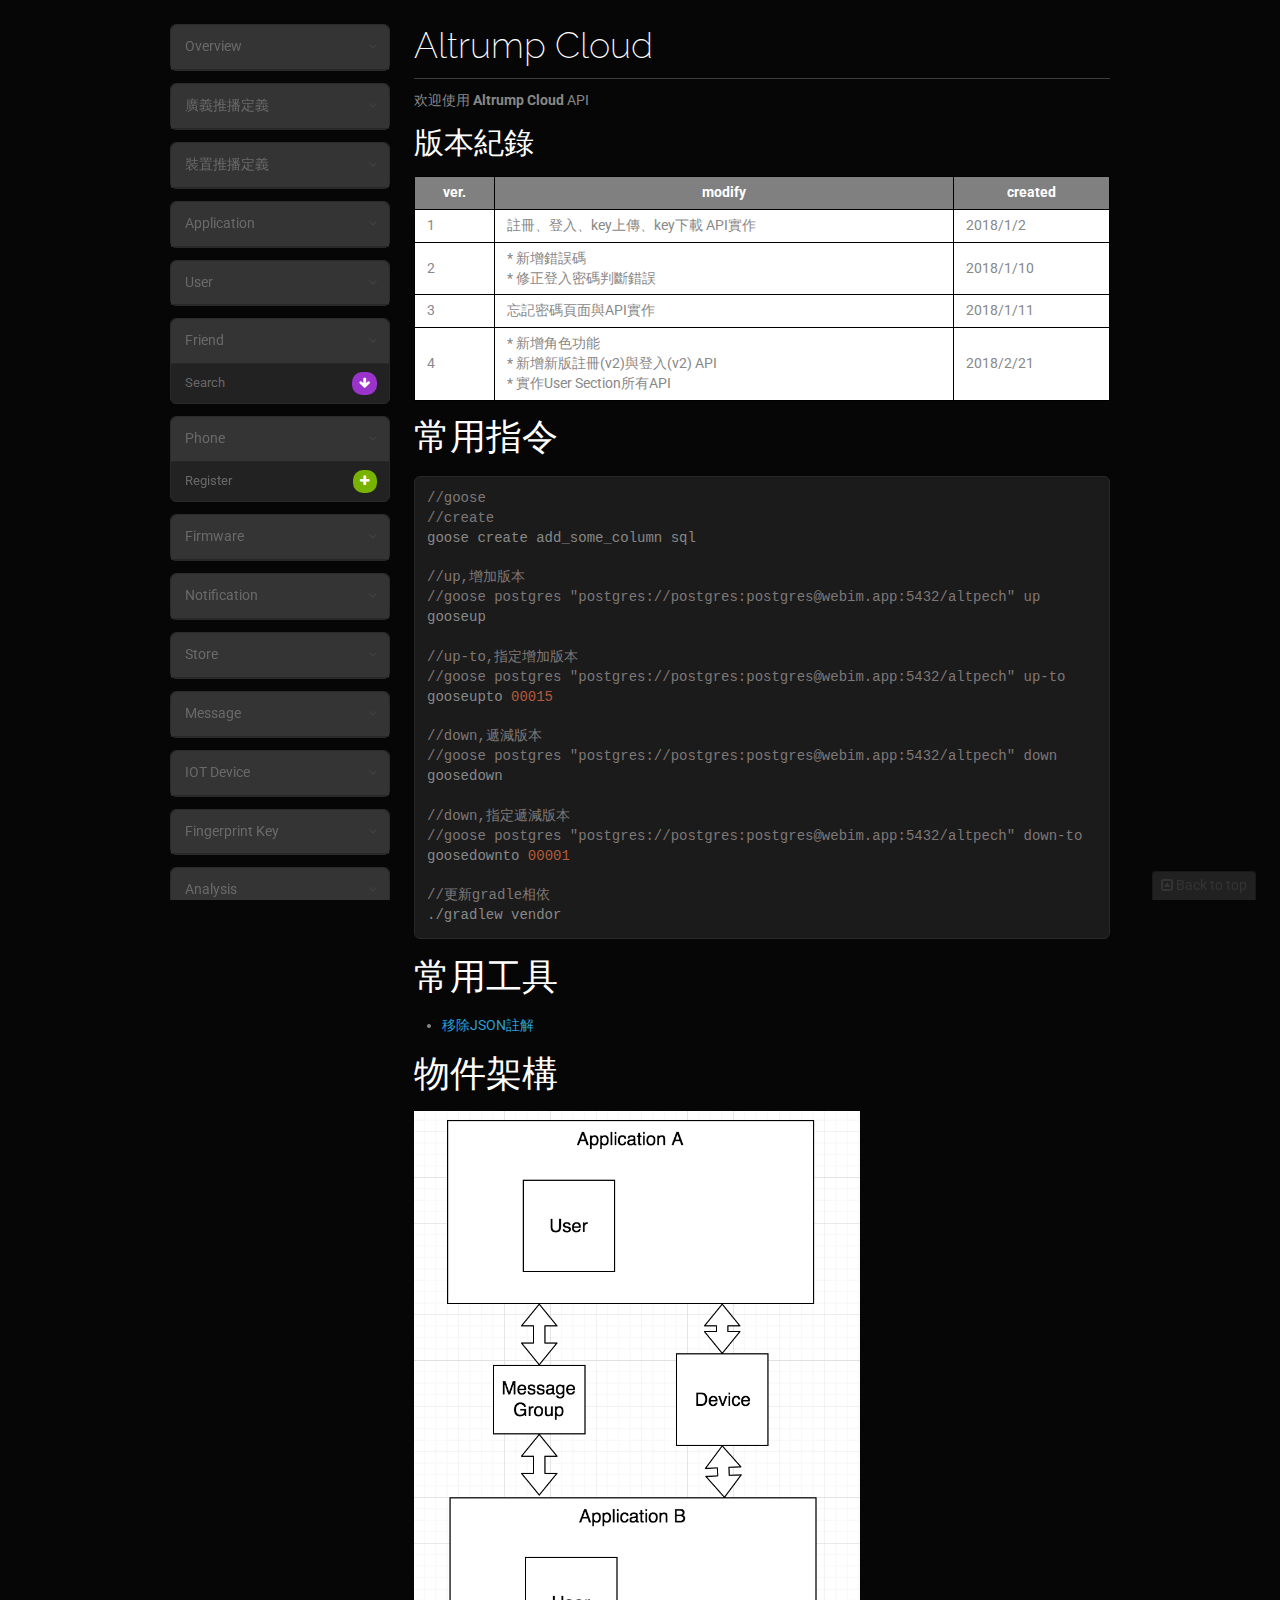
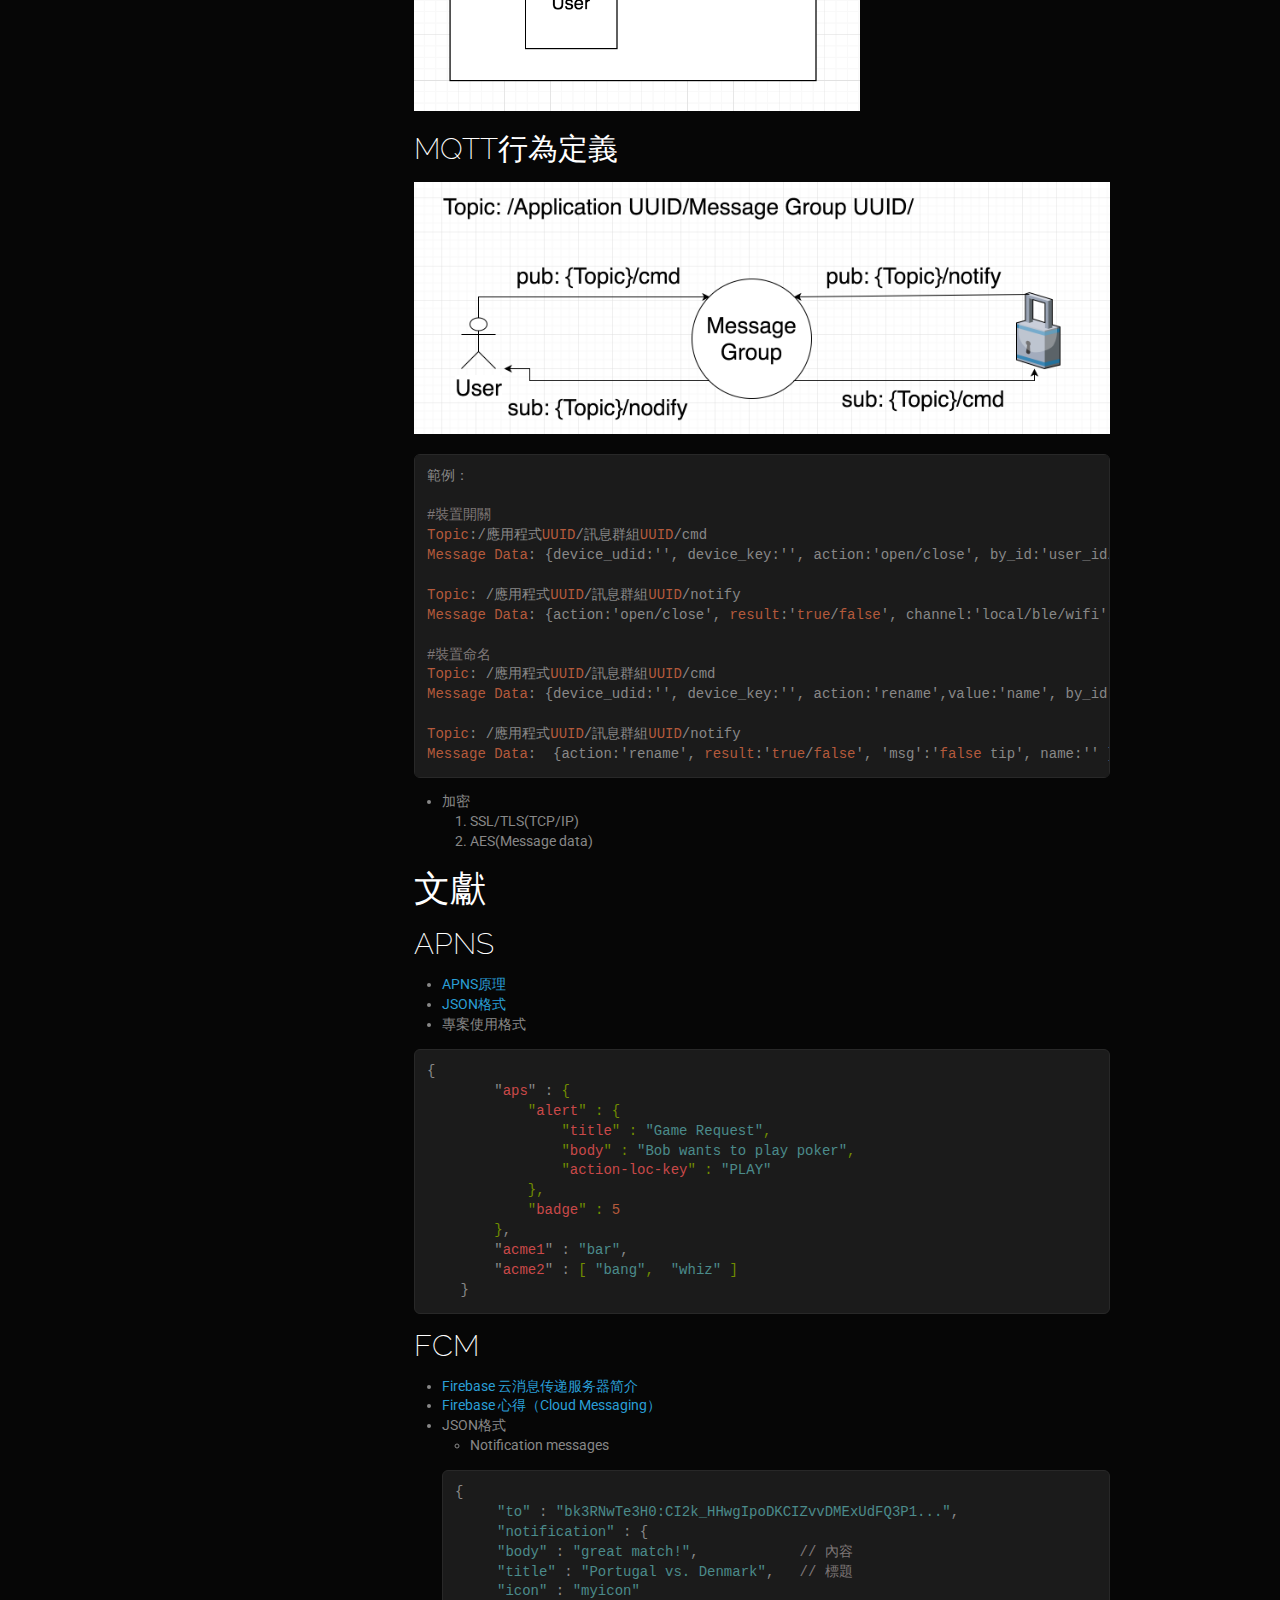
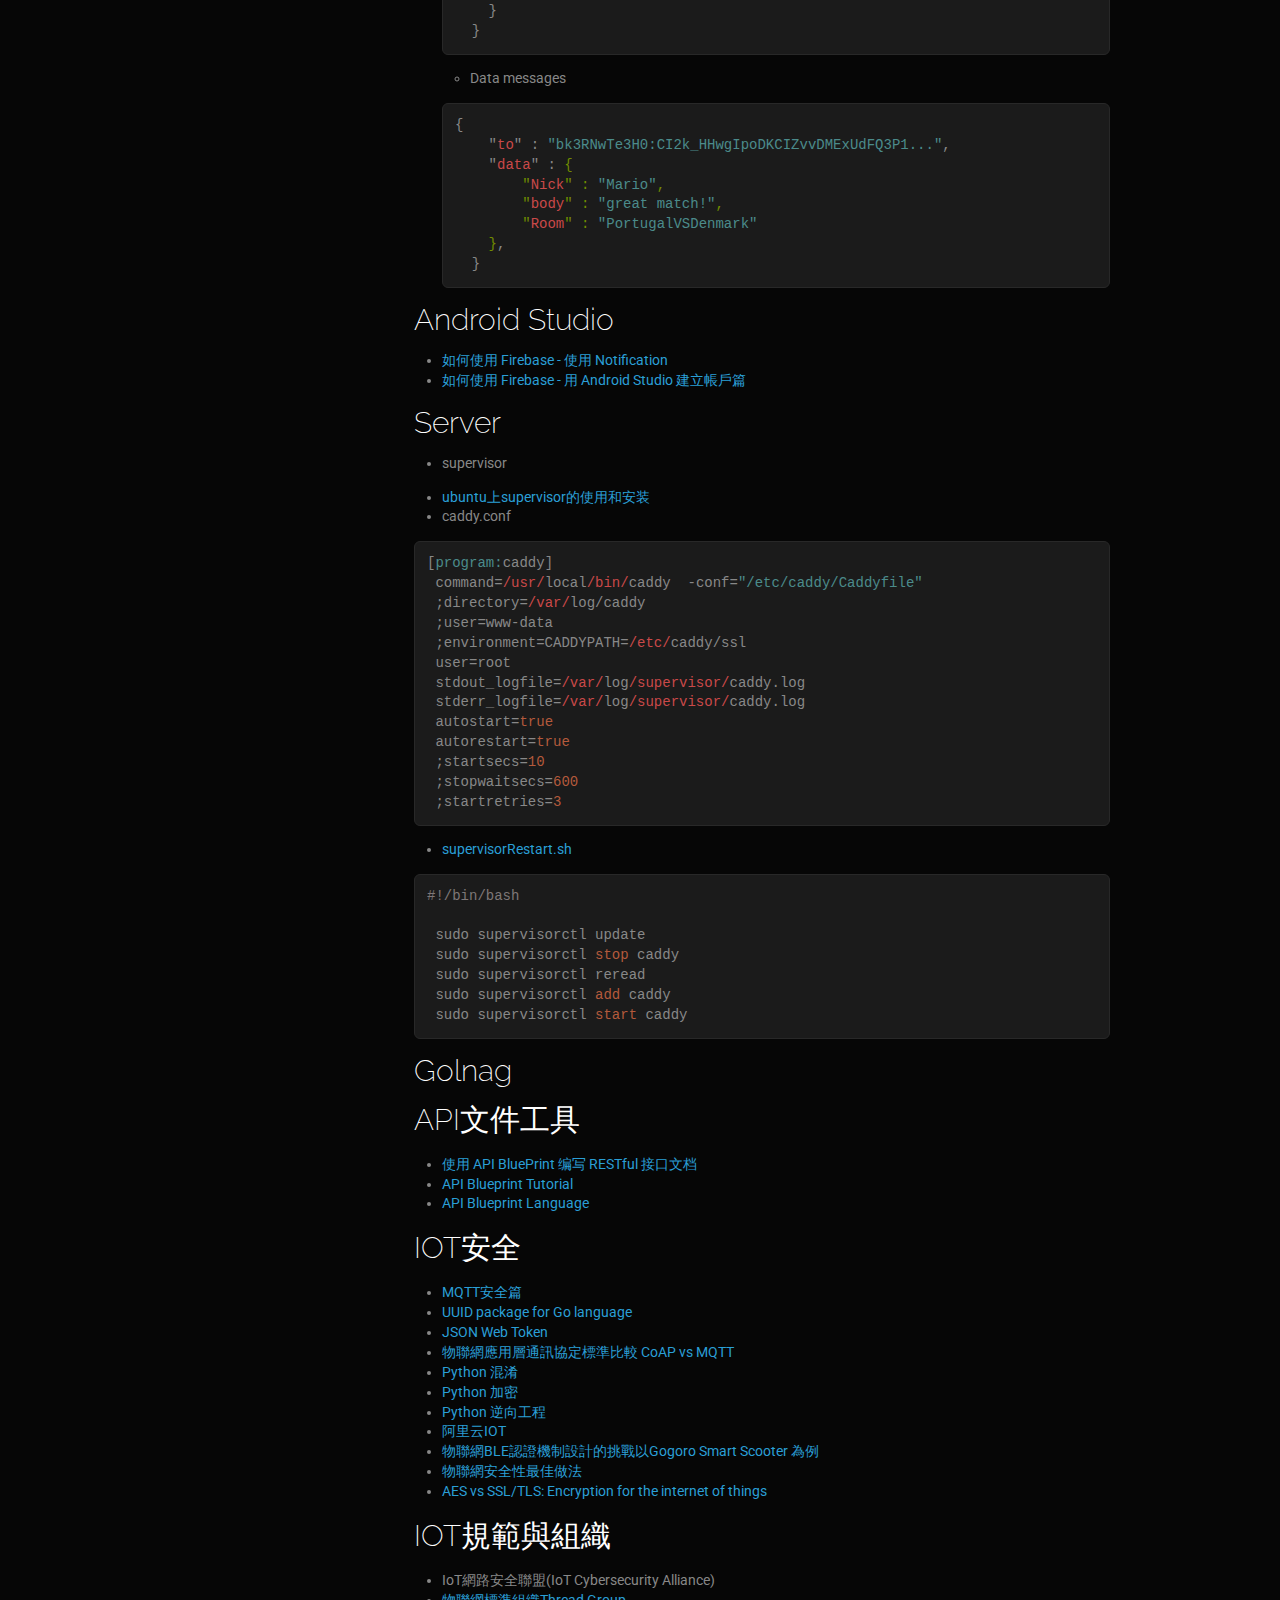
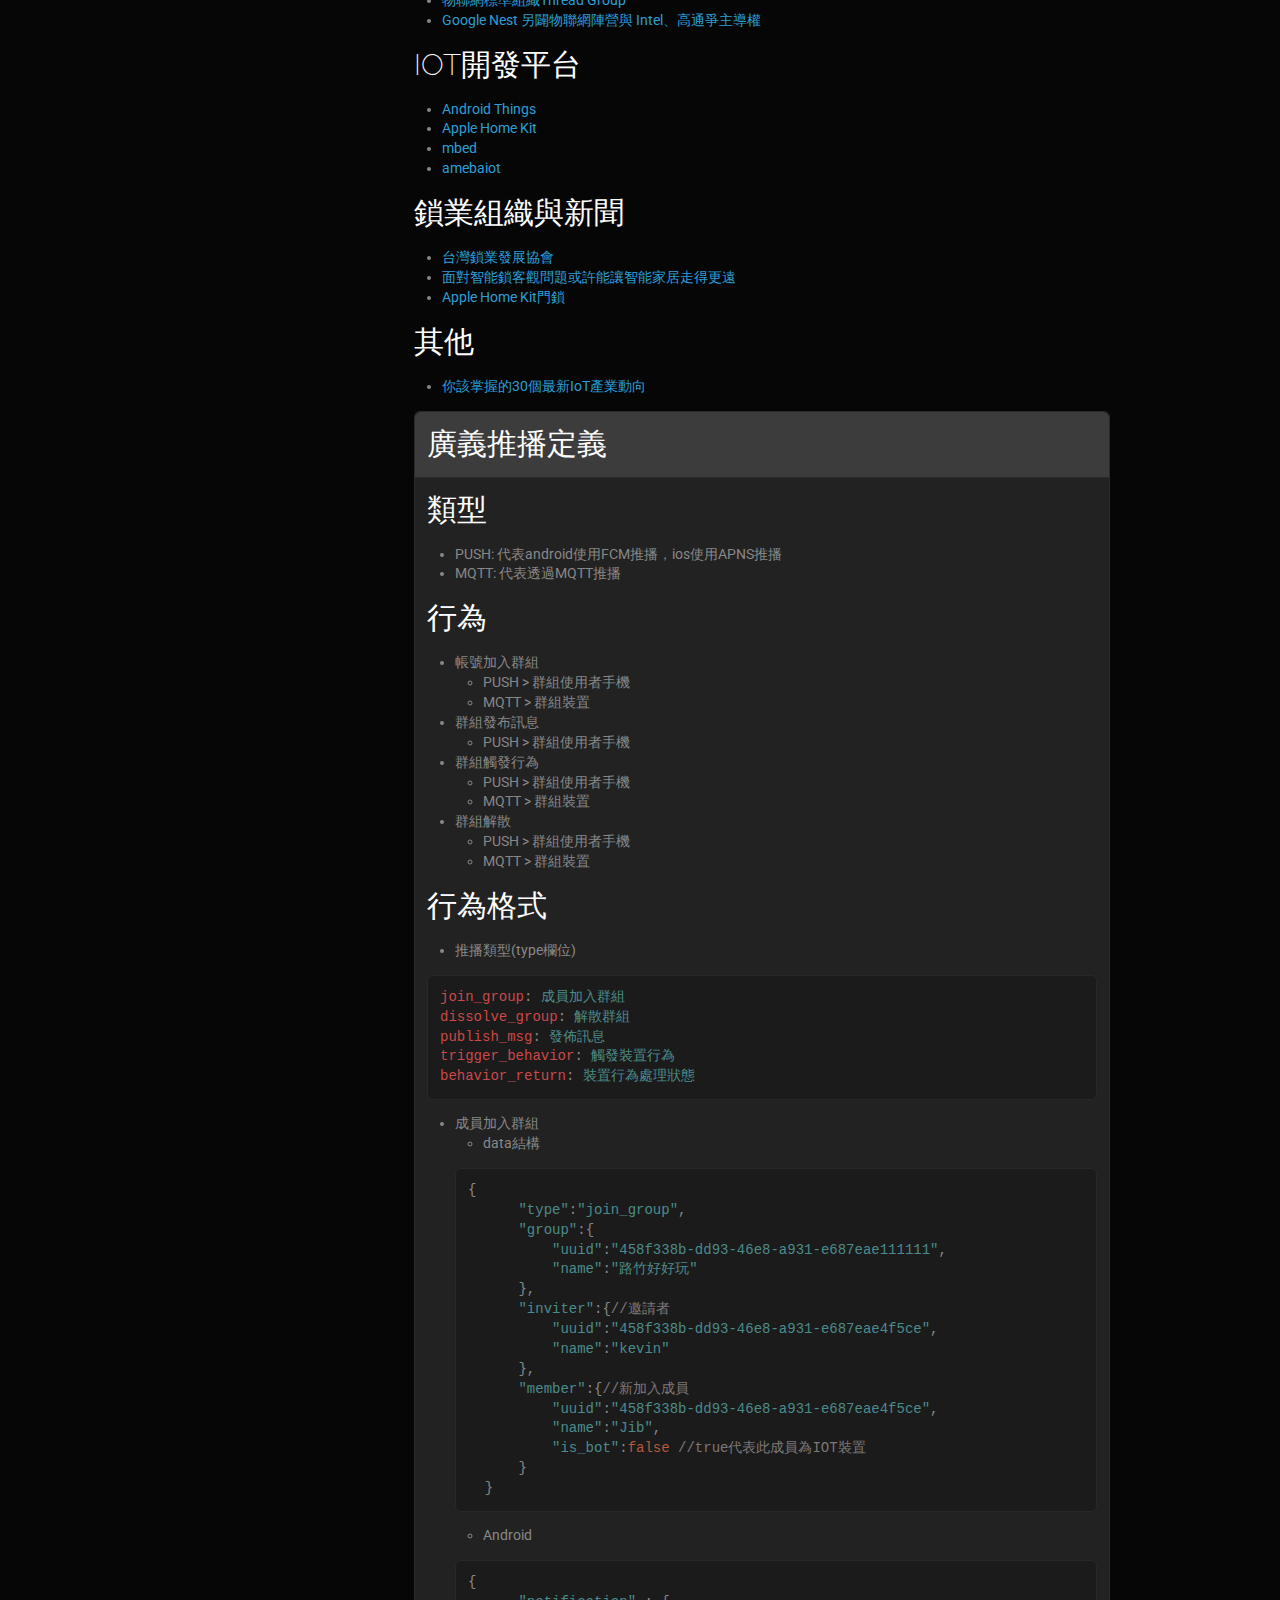
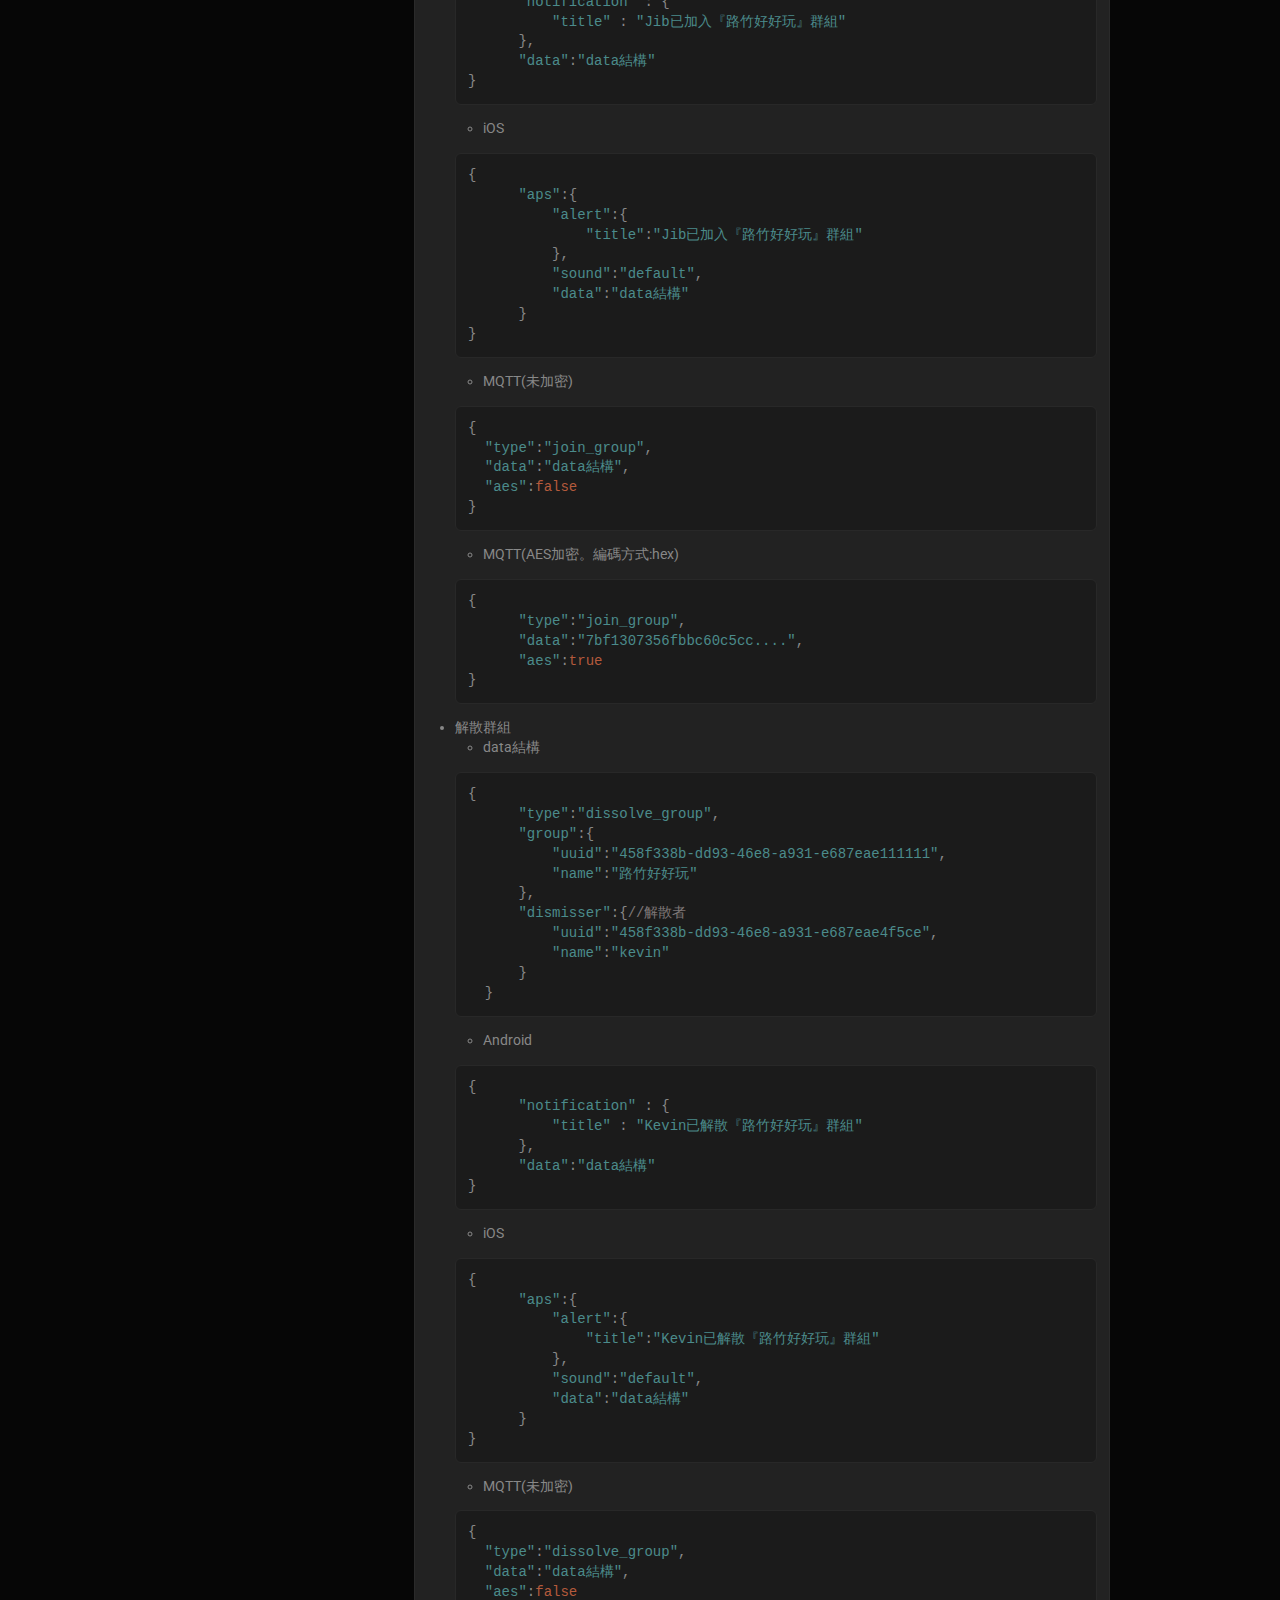
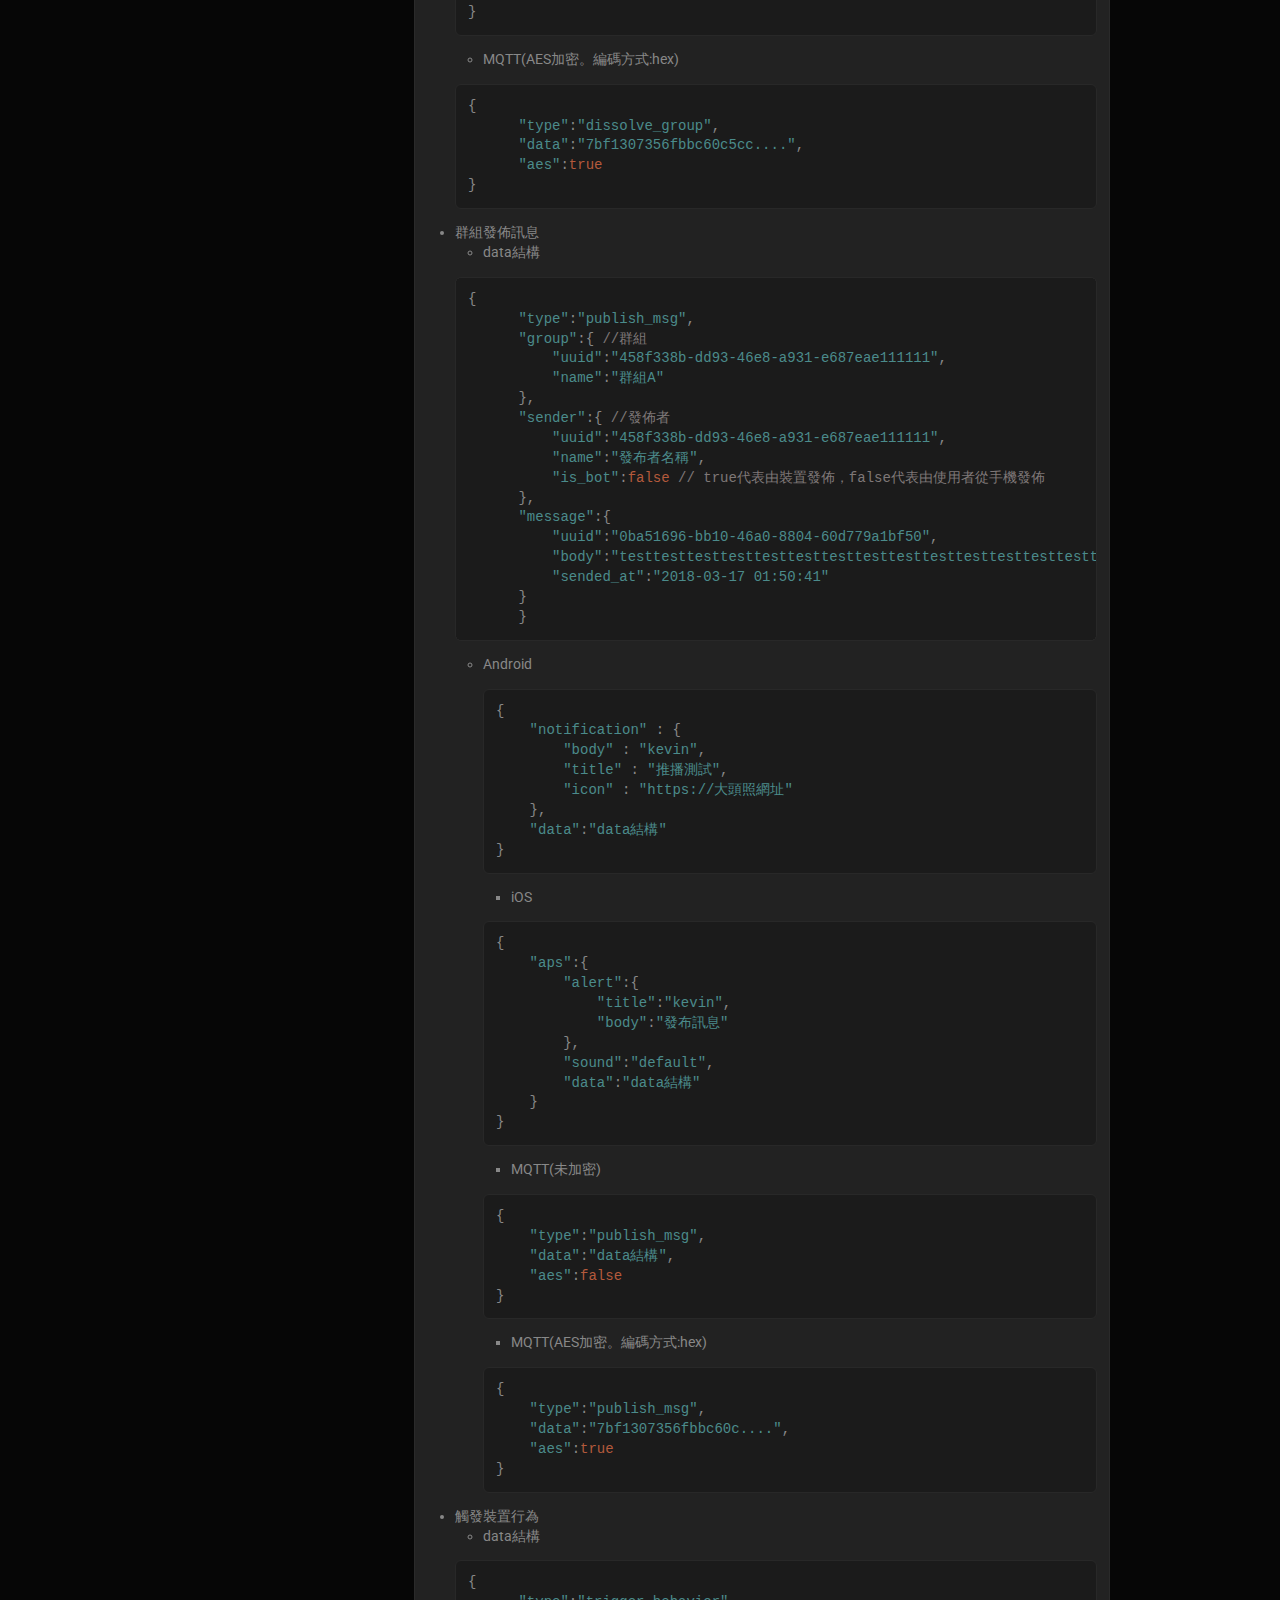
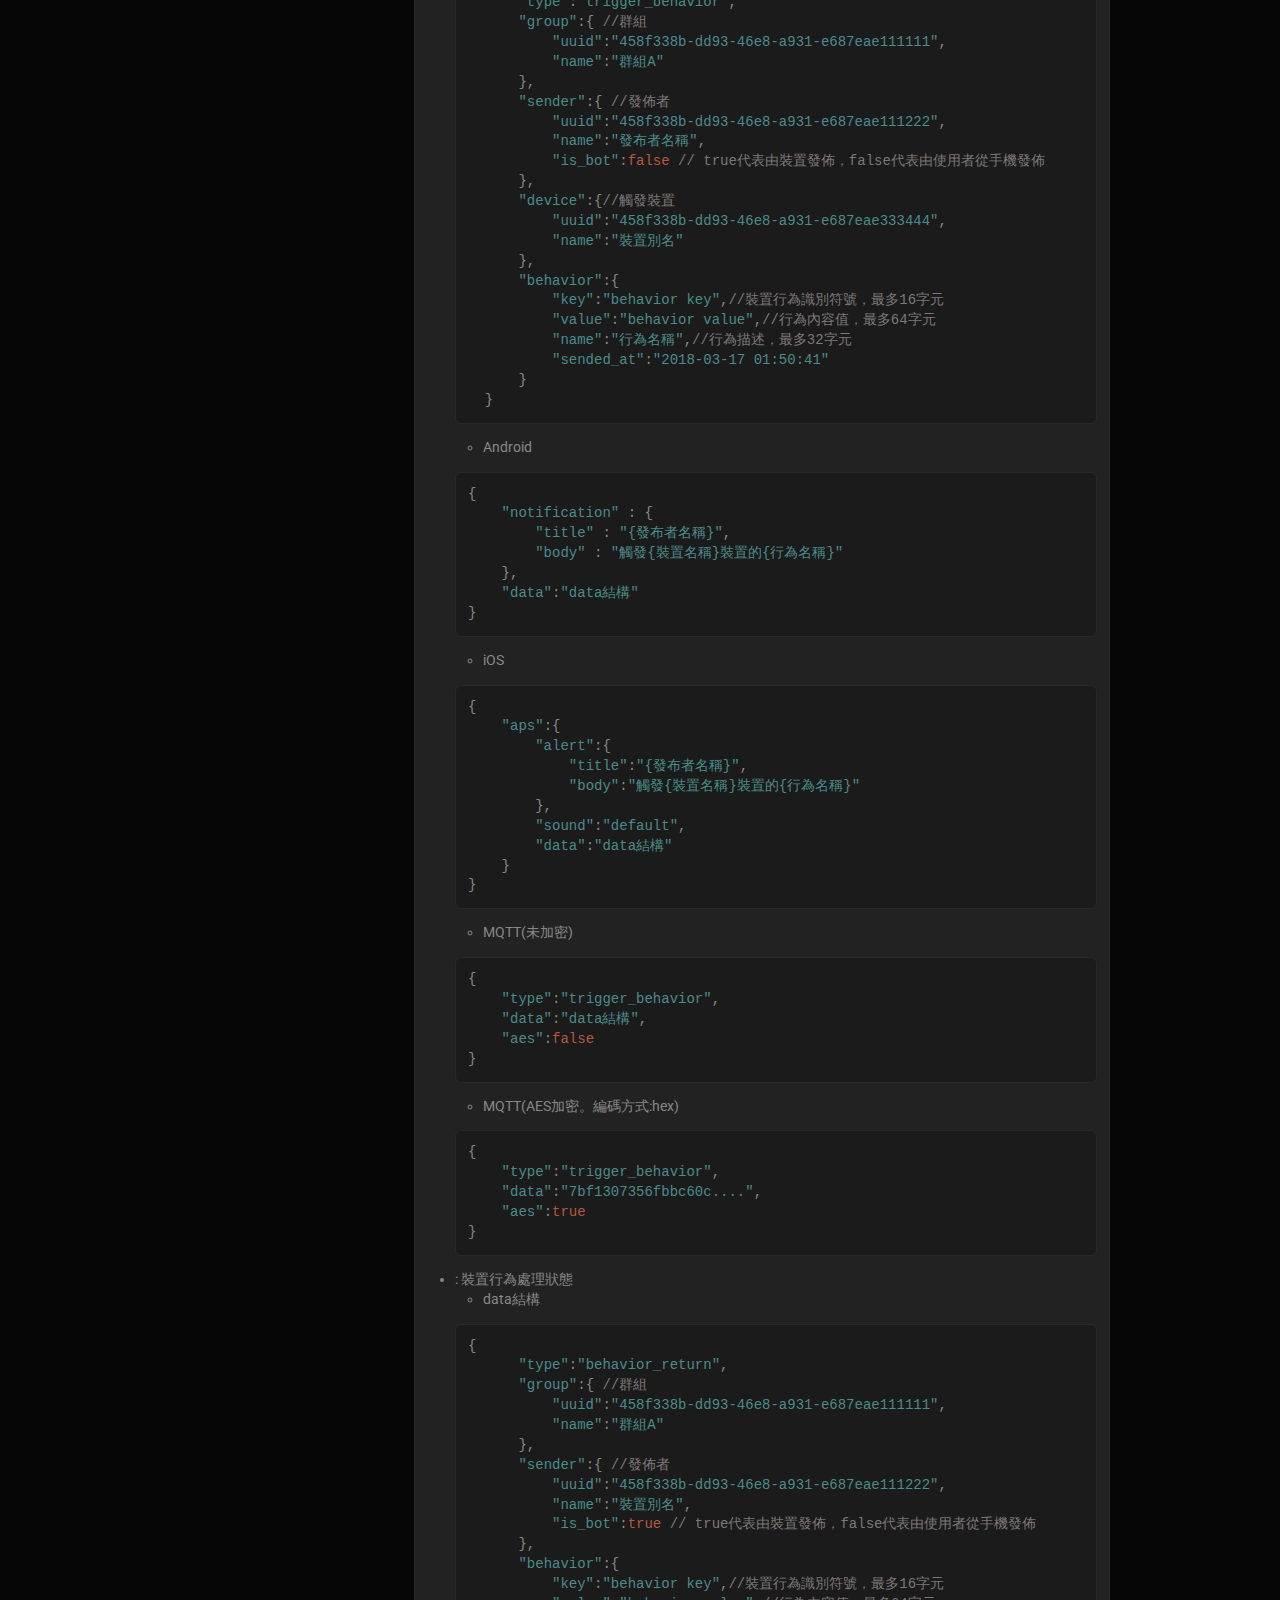
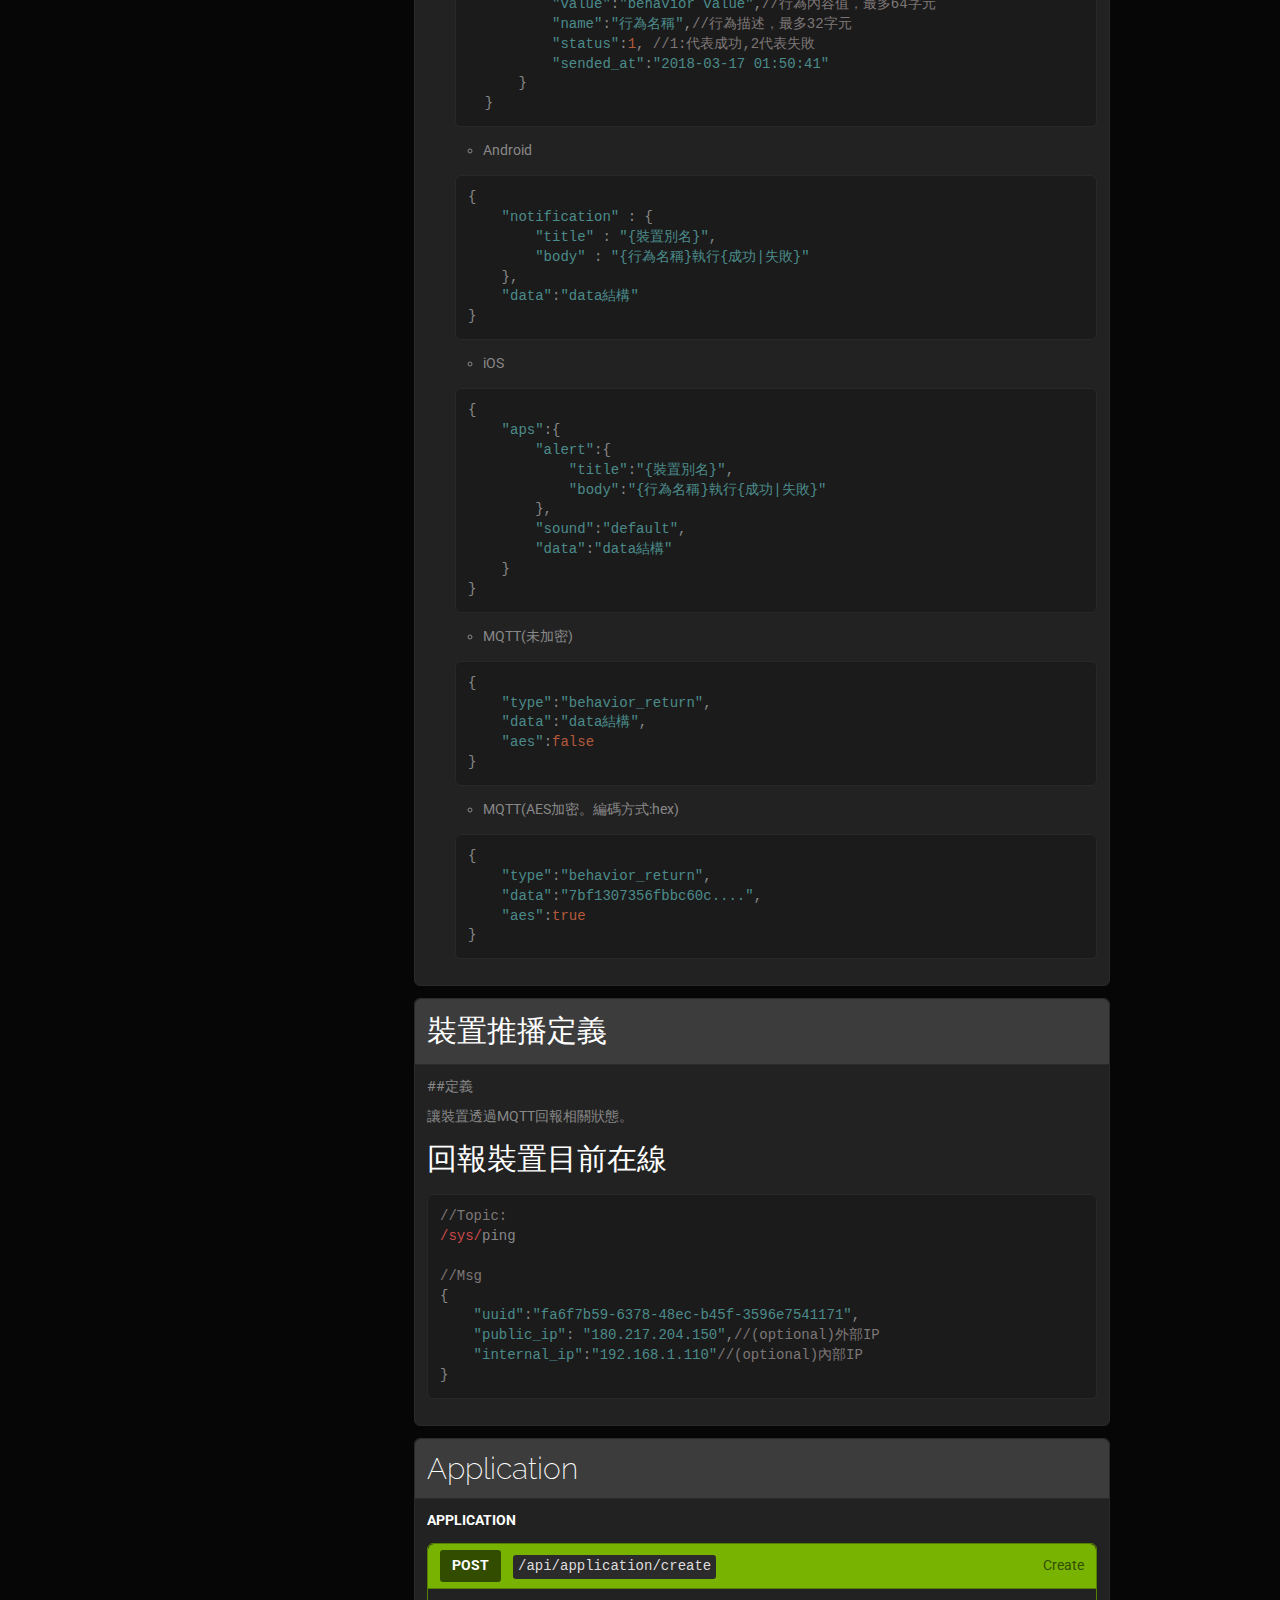
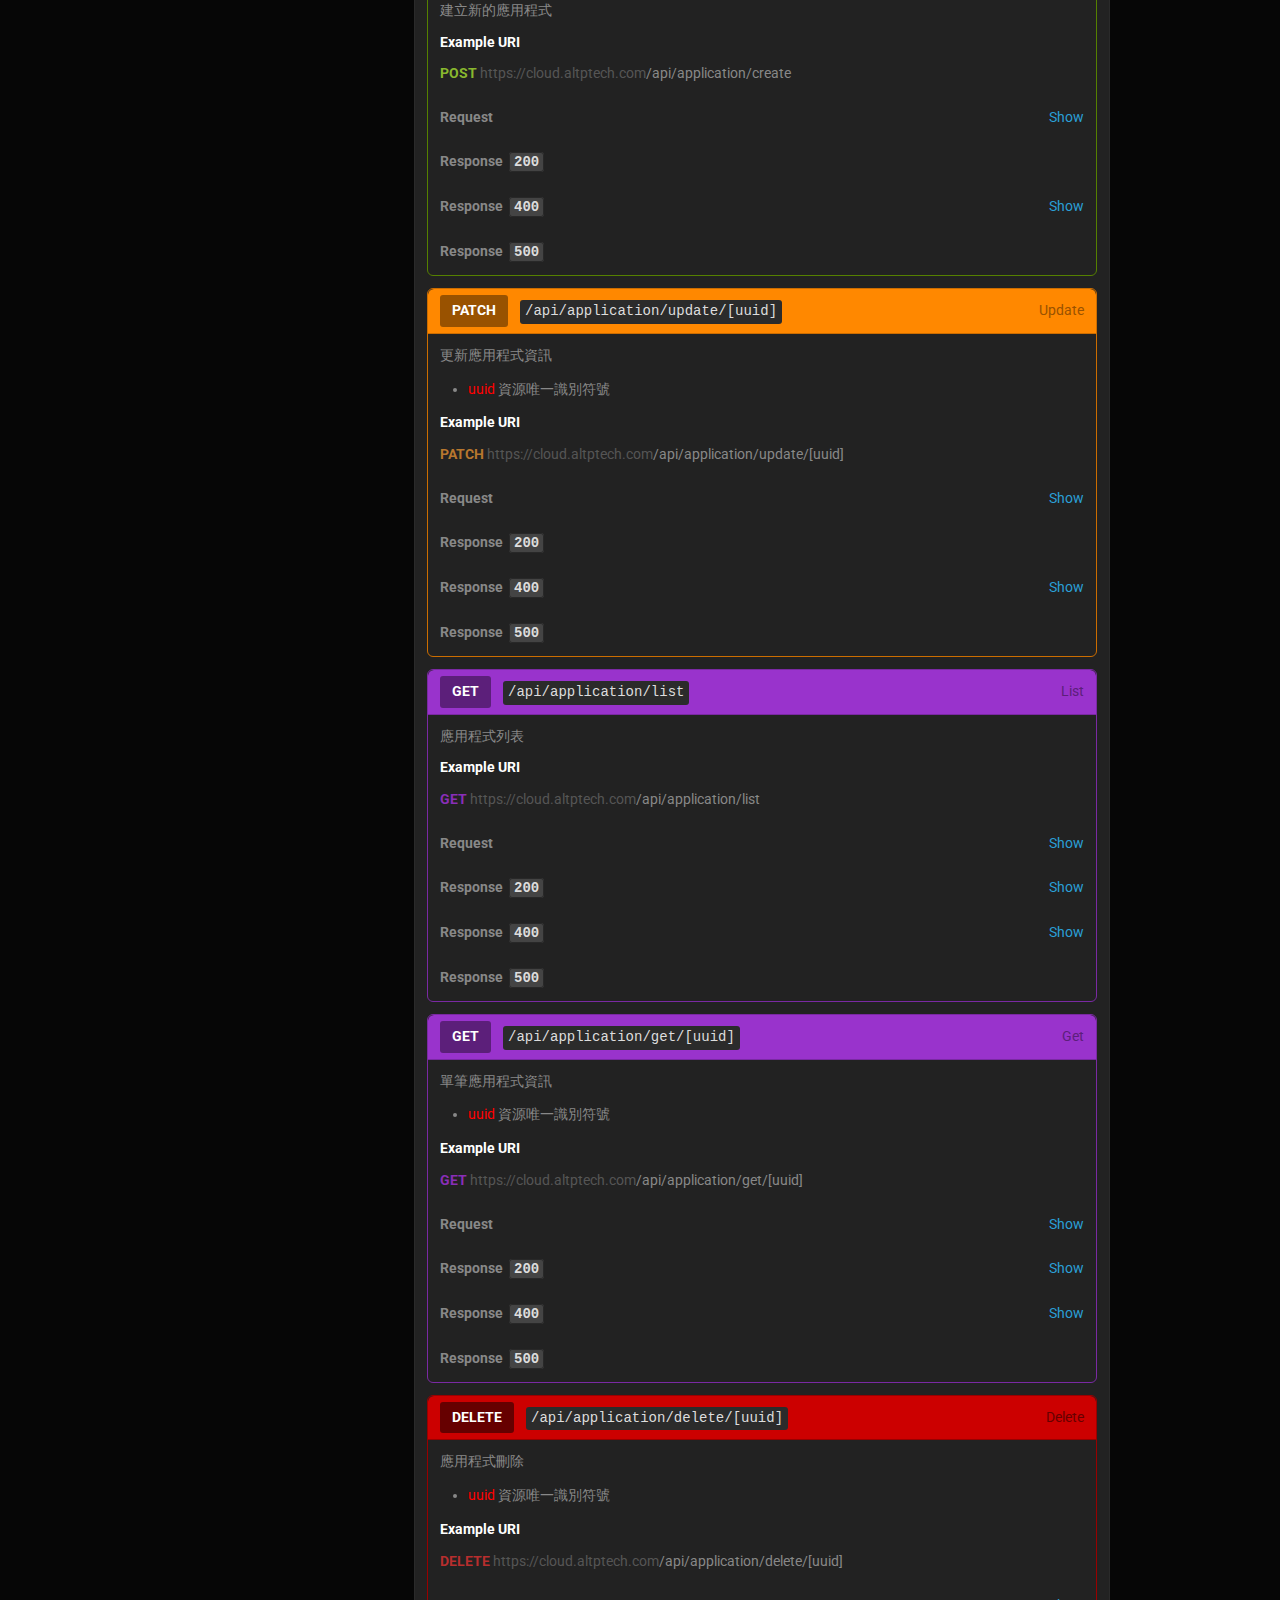
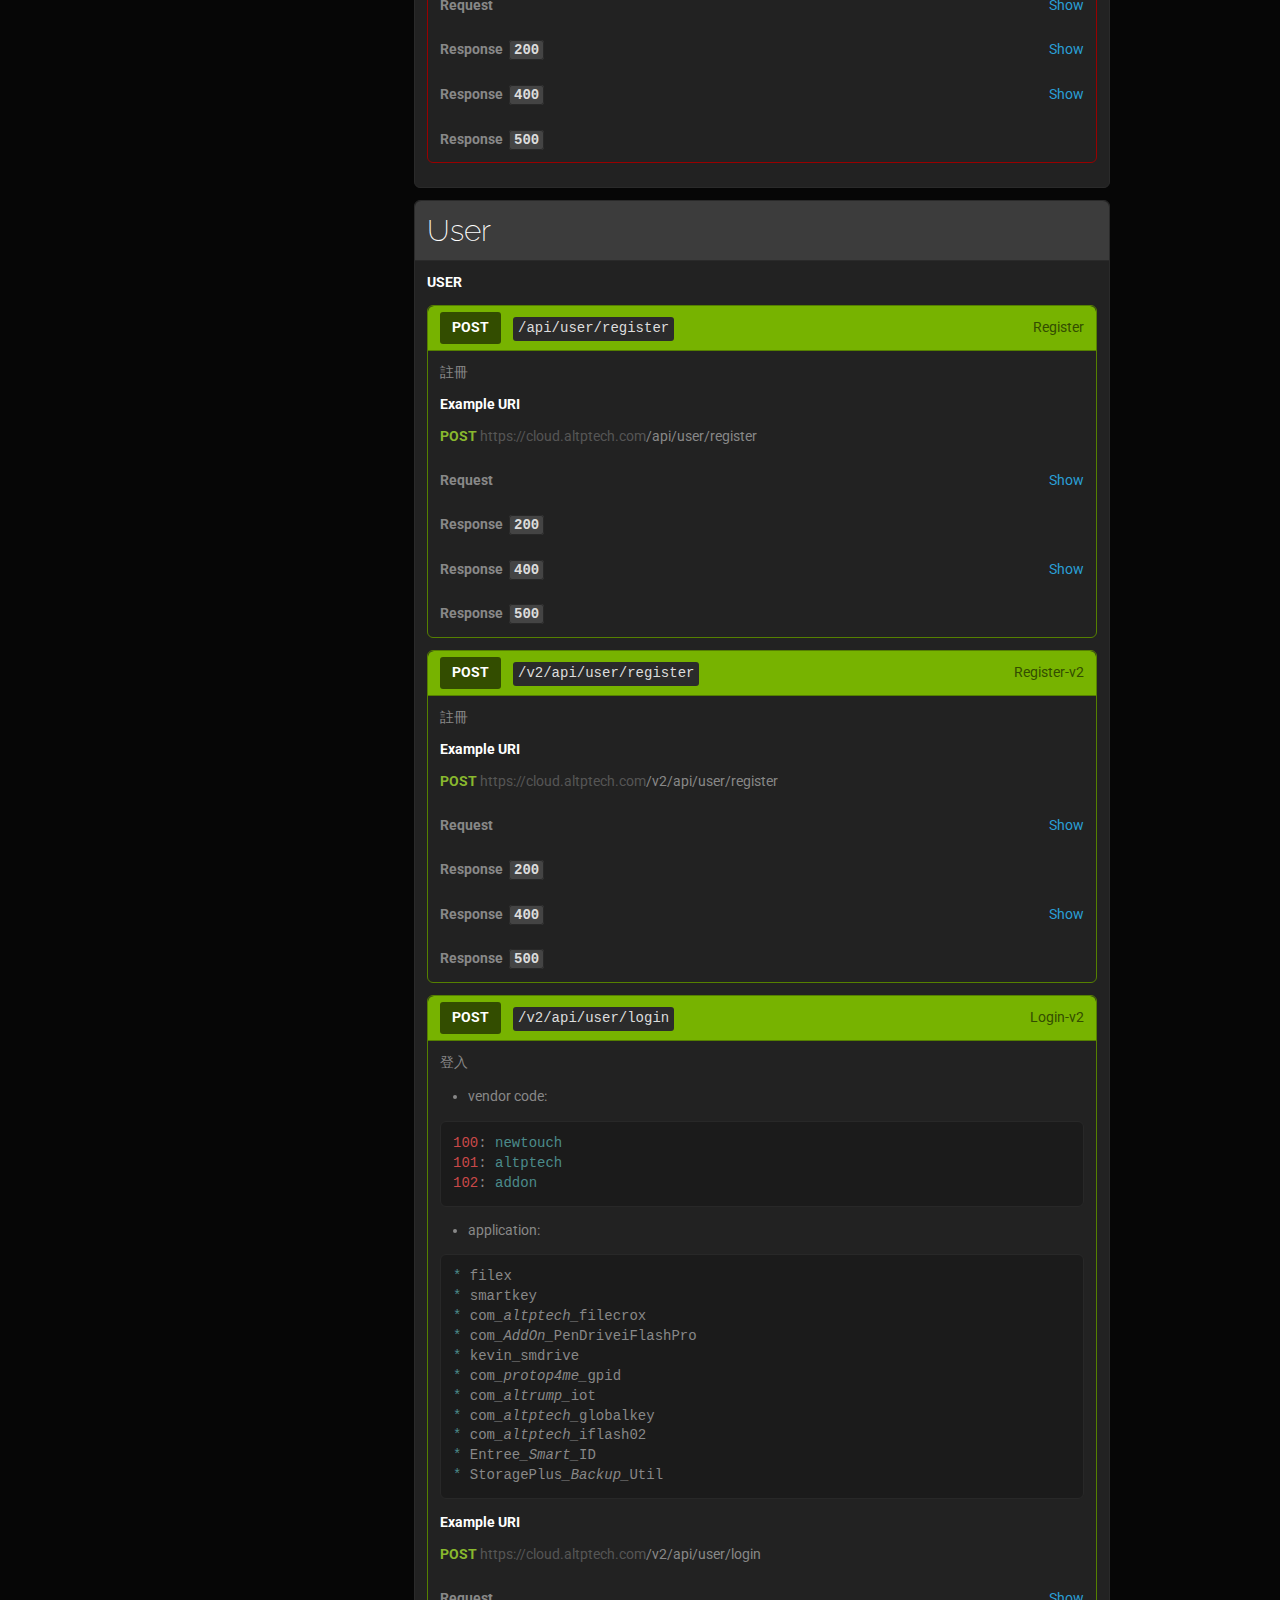
<file: fingerprint/index.html>
<!DOCTYPE html><html><head><meta charset="utf-8"><title>Altrump Cloud</title><link rel="stylesheet" href="https://maxcdn.bootstrapcdn.com/font-awesome/4.3.0/css/font-awesome.min.css"><style>@import url('https://fonts.googleapis.com/css?family=Roboto:400,700|Inconsolata|Raleway:200');.hljs-comment,.hljs-title{color:#8e908c}.hljs-variable,.hljs-attribute,.hljs-tag,.hljs-regexp,.ruby .hljs-constant,.xml .hljs-tag .hljs-title,.xml .hljs-pi,.xml .hljs-doctype,.html .hljs-doctype,.css .hljs-id,.css .hljs-class,.css .hljs-pseudo{color:#c82829}.hljs-number,.hljs-preprocessor,.hljs-pragma,.hljs-built_in,.hljs-literal,.hljs-params,.hljs-constant{color:#f5871f}.ruby .hljs-class .hljs-title,.css .hljs-rules .hljs-attribute{color:#eab700}.hljs-string,.hljs-value,.hljs-inheritance,.hljs-header,.ruby .hljs-symbol,.xml .hljs-cdata{color:#718c00}.css .hljs-hexcolor{color:#3e999f}.hljs-function,.python .hljs-decorator,.python .hljs-title,.ruby .hljs-function .hljs-title,.ruby .hljs-title .hljs-keyword,.perl .hljs-sub,.javascript .hljs-title,.coffeescript .hljs-title{color:#4271ae}.hljs-keyword,.javascript .hljs-function{color:#8959a8}.hljs{display:block;background:white;color:#4d4d4c;padding:.5em}.coffeescript .javascript,.javascript .xml,.tex .hljs-formula,.xml .javascript,.xml .vbscript,.xml .css,.xml .hljs-cdata{opacity:.5}.right .hljs-comment{color:#969896}.right .css .hljs-class,.right .css .hljs-id,.right .css .hljs-pseudo,.right .hljs-attribute,.right .hljs-regexp,.right .hljs-tag,.right .hljs-variable,.right .html .hljs-doctype,.right .ruby .hljs-constant,.right .xml .hljs-doctype,.right .xml .hljs-pi,.right .xml .hljs-tag .hljs-title{color:#c66}.right .hljs-built_in,.right .hljs-constant,.right .hljs-literal,.right .hljs-number,.right .hljs-params,.right .hljs-pragma,.right .hljs-preprocessor{color:#de935f}.right .css .hljs-rule .hljs-attribute,.right .ruby .hljs-class .hljs-title{color:#f0c674}.right .hljs-header,.right .hljs-inheritance,.right .hljs-name,.right .hljs-string,.right .hljs-value,.right .ruby .hljs-symbol,.right .xml .hljs-cdata{color:#b5bd68}.right .css .hljs-hexcolor,.right .hljs-title{color:#8abeb7}.right .coffeescript .hljs-title,.right .hljs-function,.right .javascript .hljs-title,.right .perl .hljs-sub,.right .python .hljs-decorator,.right .python .hljs-title,.right .ruby .hljs-function .hljs-title,.right .ruby .hljs-title .hljs-keyword{color:#81a2be}.right .hljs-keyword,.right .javascript .hljs-function{color:#b294bb}.right .hljs{display:block;overflow-x:auto;background:#1d1f21;color:#c5c8c6;padding:.5em;-webkit-text-size-adjust:none}.right .coffeescript .javascript,.right .javascript .xml,.right .tex .hljs-formula,.right .xml .css,.right .xml .hljs-cdata,.right .xml .javascript,.right .xml .vbscript{opacity:.5}.hljs-comment,.hljs-quote{color:#7e7777}.hljs-attribute,.hljs-link,.hljs-name,.hljs-regexp,.hljs-selector-class,.hljs-selector-id,.hljs-tag,.hljs-template-variable,.hljs-variable{color:#ca4949}.hljs-built_in,.hljs-literal,.hljs-meta,.hljs-number,.hljs-params,.hljs-type{color:#b45a3c}.hljs-bullet,.hljs-string,.hljs-symbol{color:#4b8b8b}.hljs-section,.hljs-title{color:#7272ca}.hljs-keyword,.hljs-selector-tag{color:#8464c4}.hljs-addition,.hljs-deletion{color:#1b1818;display:inline-block;width:100%}.hljs-deletion{background-color:#ca4949}.hljs-addition{background-color:#4b8b8b}.hljs{display:block;overflow-x:auto;background:#1b1818;color:#8a8585;padding:.5em}.hljs-emphasis{font-style:italic}.hljs-strong{font-weight:700}.right .hljs-comment,.right .hljs-quote{color:#7e7777}.right .hljs-attribute,.right .hljs-link,.right .hljs-name,.right .hljs-regexp,.right .hljs-selector-class,.right .hljs-selector-id,.right .hljs-tag,.right .hljs-template-variable,.right .hljs-variable{color:#ca4949}.right .hljs-built_in,.right .hljs-literal,.right .hljs-meta,.right .hljs-number,.right .hljs-params,.right .hljs-type{color:#b45a3c}.right .hljs-bullet,.right .hljs-string,.right .hljs-symbol{color:#4b8b8b}.right .hljs-section,.right .hljs-title{color:#7272ca}.right .hljs-keyword,.right .hljs-selector-tag{color:#8464c4}.right .hljs-addition,.right .hljs-deletion{color:#1b1818;display:inline-block;width:100%}.right .hljs-deletion{background-color:#ca4949}.right .hljs-addition{background-color:#4b8b8b}.right .hljs{display:block;overflow-x:auto;background:#1b1818;color:#8a8585;padding:.5em}.right .hljs-emphasis{font-style:italic}.right .hljs-strong{font-weight:700}body{color:#888;background:#060606;font:400 14px / 1.42 'Roboto',Helvetica,sans-serif}header{border-bottom:1px solid #3c3c3c;margin-bottom:12px}h1,h2,h3,h4,h5{color:white;margin:12px 0}h1 .permalink,h2 .permalink,h3 .permalink,h4 .permalink,h5 .permalink{margin-left:0;opacity:0;transition:opacity .25s ease}h1:hover .permalink,h2:hover .permalink,h3:hover .permalink,h4:hover .permalink,h5:hover .permalink{opacity:1}.triple h1 .permalink,.triple h2 .permalink,.triple h3 .permalink,.triple h4 .permalink,.triple h5 .permalink{opacity:.15}.triple h1:hover .permalink,.triple h2:hover .permalink,.triple h3:hover .permalink,.triple h4:hover .permalink,.triple h5:hover .permalink{opacity:.15}h1{font:200 36px 'Raleway',Helvetica,sans-serif;font-size:36px}h2{font:200 36px 'Raleway',Helvetica,sans-serif;font-size:30px}h3{font-size:100%;text-transform:uppercase}h5{font-size:100%;font-weight:normal}p{margin:0 0 10px}p.choices{line-height:1.6}a{color:#2a9fd6;text-decoration:none}li p{margin:0}hr.split{border:0;height:1px;width:100%;padding-left:6px;margin:12px auto;background-image:linear-gradient(to right, rgba(136,136,136,0) 20%, rgba(136,136,136,0.2) 51.4%, rgba(136,136,136,0.2) 51.4%, rgba(136,136,136,0) 80%)}dl dt{float:left;width:130px;clear:left;text-align:right;overflow:hidden;text-overflow:ellipsis;white-space:nowrap;font-weight:700}dl dd{margin-left:150px}blockquote{color:rgba(136,136,136,0.5);font-size:15.5px;padding:10px 20px;margin:12px 0;border-left:5px solid #282828}blockquote p:last-child{margin-bottom:0}pre{background-color:#1b1b1b;padding:12px;border:1px solid #282828;border-radius:6px;overflow:auto}pre code{color:#888;background-color:transparent;padding:0;border:none}code{color:#ddd;background-color:#444;font:'Inconsolata',monospace;padding:1px 4px;border:1px solid #282828;border-radius:3px}ul,ol{padding-left:2em}table{border-collapse:collapse;border-spacing:0;margin-bottom:12px}table tr:nth-child(2n){background-color:#010101}table th,table td{padding:6px 12px;border:1px solid #000}.text-muted{opacity:.5}.note,.warning{padding:.3em 1em;margin:1em 0;border-radius:2px;font-size:90%}.note h1,.warning h1,.note h2,.warning h2,.note h3,.warning h3,.note h4,.warning h4,.note h5,.warning h5,.note h6,.warning h6{font-family:200 36px 'Raleway',Helvetica,sans-serif;font-size:135%;font-weight:500}.note p,.warning p{margin:.5em 0}.note{color:#888;background-color:#191e10;border-left:4px solid #77b300}.note h1,.note h2,.note h3,.note h4,.note h5,.note h6{color:#77b300}.warning{color:#888;background-color:#1b1010;border-left:4px solid #900}.warning h1,.warning h2,.warning h3,.warning h4,.warning h5,.warning h6{color:#900}header{margin-top:24px}nav{position:fixed;top:24px;bottom:0;overflow-y:auto}nav .resource-group{padding:0}nav .resource-group .heading{position:relative}nav .resource-group .heading .chevron{position:absolute;top:12px;right:12px;opacity:.5}nav .resource-group .heading a{display:block;color:#888;opacity:.7;border-left:2px solid transparent;margin:0}nav .resource-group .heading a:hover{text-decoration:none;background-color:bad-color;border-left:2px solid #888}nav ul{list-style-type:none;padding-left:0}nav ul a{display:block;font-size:13px;color:rgba(136,136,136,0.7);padding:8px 12px;border-top:1px solid #2a2a2a;border-left:2px solid transparent;overflow:hidden;text-overflow:ellipsis;white-space:nowrap}nav ul a:hover{text-decoration:none;background-color:bad-color;border-left:2px solid #888}nav ul>li{margin:0}nav ul>li:first-child{margin-top:-12px}nav ul>li:last-child{margin-bottom:-12px}nav ul ul a{padding-left:24px}nav ul ul li{margin:0}nav ul ul li:first-child{margin-top:0}nav ul ul li:last-child{margin-bottom:0}nav>div>div>ul>li:first-child>a{border-top:none}.preload *{transition:none !important}.pull-left{float:left}.pull-right{float:right}.badge{display:inline-block;float:right;min-width:10px;min-height:14px;padding:3px 7px;font-size:12px;color:#fff;background-color:#3c3c3c;border-radius:10px;margin:-2px 0}.badge.get{color:white;background-color:#9933cc}.badge.head{color:white;background-color:#9933cc}.badge.options{color:white;background-color:#9933cc}.badge.put{color:white;background-color:#ff8800}.badge.patch{color:white;background-color:#ff8800}.badge.post{color:white;background-color:#77b300}.badge.delete{color:white;background-color:#cc0000}.collapse-button{float:right}.collapse-button .close{display:none;color:#2a9fd6;cursor:pointer}.collapse-button .open{color:#2a9fd6;cursor:pointer}.collapse-button.show .close{display:inline}.collapse-button.show .open{display:none}.collapse-content{max-height:0;overflow:hidden;transition:max-height .3s ease-in-out}nav{width:220px}.container{max-width:940px;margin-left:auto;margin-right:auto}.container .row .content{margin-left:244px;width:696px}.container .row:after{content:'';display:block;clear:both}.container-fluid nav{width:22%}.container-fluid .row .content{margin-left:24%}.container-fluid.triple nav{width:16.5%;padding-right:1px}.container-fluid.triple .row .content{position:relative;margin-left:16.5%;padding-left:24px}.middle:before,.middle:after{content:'';display:table}.middle:after{clear:both}.middle{box-sizing:border-box;width:51.5%;padding-right:12px}.right{box-sizing:border-box;float:right;width:48.5%;padding-left:12px}.right a{color:#2a9fd6}.right h1,.right h2,.right h3,.right h4,.right h5,.right p,.right div{color:#888}.right pre{background-color:#222;border:1px solid #222}.right pre code{color:#888}.right .description{margin-top:12px}.triple .resource-heading{font-size:125%}.definition{margin-top:12px;margin-bottom:12px}.definition .method{font-weight:bold}.definition .method.get{color:#8a2eb8}.definition .method.head{color:#8a2eb8}.definition .method.options{color:#8a2eb8}.definition .method.post{color:#89b82e}.definition .method.put{color:#b8772e}.definition .method.patch{color:#b8772e}.definition .method.delete{color:#b82e2e}.definition .uri{word-break:break-all;word-wrap:break-word}.definition .hostname{opacity:.5}.example-names{background-color:#eee;padding:12px;border-radius:6px}.example-names .tab-button{cursor:pointer;color:#888;border:1px solid #ddd;padding:6px;margin-left:12px}.example-names .tab-button.active{background-color:#c8c8c8}.right .example-names{background-color:#101010}.right .example-names .tab-button{color:#888;border:1px solid #060606;border-radius:6px}.right .example-names .tab-button.active{background-color:#2a2a2a}#nav-background{position:fixed;left:0;top:0;bottom:0;width:16.5%;padding-right:14.4px;background-color:#060606;border-right:1px solid #060606;z-index:-1}#right-panel-background{position:absolute;right:-12px;top:-12px;bottom:-12px;width:48.6%;background-color:#1a1a1a;z-index:-1}@media (max-width:1200px){nav{width:198px}.container{max-width:840px}.container .row .content{margin-left:224px;width:606px}}@media (max-width:992px){nav{width:169.4px}.container{max-width:720px}.container .row .content{margin-left:194px;width:526px}}@media (max-width:768px){nav{display:none}.container{width:95%;max-width:none}.container .row .content,.container-fluid .row .content,.container-fluid.triple .row .content{margin-left:auto;margin-right:auto;width:95%}#nav-background{display:none}#right-panel-background{width:48.6%}}.back-to-top{position:fixed;z-index:1;bottom:0;right:24px;padding:4px 8px;color:rgba(136,136,136,0.5);background-color:#3c3c3c;text-decoration:none !important;border-top:1px solid #2a2a2a;border-left:1px solid #2a2a2a;border-right:1px solid #2a2a2a;border-top-left-radius:3px;border-top-right-radius:3px}.resource-group{padding:12px;margin-bottom:12px;background-color:#222;border:1px solid #2a2a2a;border-radius:6px}.resource-group h2.group-heading,.resource-group .heading a{padding:12px;margin:-12px -12px 12px -12px;background-color:#3c3c3c;border-bottom:1px solid #2a2a2a;border-top-left-radius:6px;border-top-right-radius:6px;white-space:nowrap;text-overflow:ellipsis;overflow:hidden}.triple .content .resource-group{padding:0;border:none}.triple .content .resource-group h2.group-heading,.triple .content .resource-group .heading a{margin:0 0 12px 0;border:1px solid #2a2a2a}nav .resource-group .heading a{padding:12px;margin-bottom:0}nav .resource-group .collapse-content{padding:0}.action{margin-bottom:12px;padding:12px 12px 0 12px;overflow:hidden;border:1px solid transparent;border-radius:6px}.action h4.action-heading{padding:6px 12px;margin:-12px -12px 12px -12px;border-bottom:1px solid transparent;border-top-left-radius:6px;border-top-right-radius:6px;overflow:hidden}.action h4.action-heading .name{float:right;font-weight:normal;padding:6px 0}.action h4.action-heading .method{padding:6px 12px;margin-right:12px;border-radius:3px;display:inline-block}.action h4.action-heading .method.get{color:#fff;background-color:#5c1f7a}.action h4.action-heading .method.head{color:#fff;background-color:#5c1f7a}.action h4.action-heading .method.options{color:#fff;background-color:#5c1f7a}.action h4.action-heading .method.put{color:#fff;background-color:#995200}.action h4.action-heading .method.patch{color:#fff;background-color:#995200}.action h4.action-heading .method.post{color:#fff;background-color:#334d00}.action h4.action-heading .method.delete{color:#fff;background-color:#600}.action h4.action-heading code{color:#ddd;background-color:#2b2b2b;border-color:transparent;font-weight:normal;word-break:break-all;display:inline-block;margin-top:2px}.action dl.inner{padding-bottom:2px}.action .title{border-bottom:1px solid #222;margin:0 -12px -1px -12px;padding:12px}.action.get{border-color:#7a29a3}.action.get h4.action-heading{color:#5c1f7a;background:#9933cc;border-bottom-color:#7a29a3}.action.head{border-color:#7a29a3}.action.head h4.action-heading{color:#5c1f7a;background:#9933cc;border-bottom-color:#7a29a3}.action.options{border-color:#7a29a3}.action.options h4.action-heading{color:#5c1f7a;background:#9933cc;border-bottom-color:#7a29a3}.action.post{border-color:#558000}.action.post h4.action-heading{color:#334d00;background:#77b300;border-bottom-color:#558000}.action.put{border-color:#cc6d00}.action.put h4.action-heading{color:#995200;background:#ff8800;border-bottom-color:#cc6d00}.action.patch{border-color:#cc6d00}.action.patch h4.action-heading{color:#995200;background:#ff8800;border-bottom-color:#cc6d00}.action.delete{border-color:#900}.action.delete h4.action-heading{color:#600;background:#cc0000;border-bottom-color:#900}</style></head><body class="preload"><a href="#top" class="text-muted back-to-top"><i class="fa fa-toggle-up"></i>&nbsp;Back to top</a><div class="container"><div class="row"><nav><div class="resource-group"><div class="heading"><div class="chevron"><i class="open fa fa-angle-down"></i></div><a href="#top">Overview</a></div><div class="collapse-content"><ul><li><a href="#header-版本紀錄">版本紀錄</a></li><li><a href="#header-常用指令">常用指令</a></li><li><a href="#header-常用工具">常用工具</a></li><li><a href="#header-物件架構">物件架構</a></li><li><a href="#header-mqtt行為定義">MQTT行為定義</a></li><li><a href="#header-文獻">文獻</a></li><li><a href="#header-apns">APNS</a></li><li><a href="#header-fcm">FCM</a></li><li><a href="#header-android-studio">Android Studio</a></li><li><a href="#header-server">Server</a></li><li><a href="#header-golnag">Golnag</a></li><li><a href="#header-api文件工具">API文件工具</a></li><li><a href="#header-iot安全">IOT安全</a></li><li><a href="#header-iot規範與組織">IOT規範與組織</a></li><li><a href="#header-iot開發平台">IOT開發平台</a></li><li><a href="#header-鎖業組織與新聞">鎖業組織與新聞</a></li><li><a href="#header-其他">其他</a></li></ul></div></div><div class="resource-group"><div class="heading"><div class="chevron"><i class="open fa fa-angle-down"></i></div><a href="#廣義推播定義">廣義推播定義</a></div><div class="collapse-content"><ul><li><a href="#header-類型">類型</a></li><li><a href="#header-行為">行為</a></li><li><a href="#header-行為格式">行為格式</a></li></ul></div></div><div class="resource-group"><div class="heading"><div class="chevron"><i class="open fa fa-angle-down"></i></div><a href="#裝置推播定義">裝置推播定義</a></div><div class="collapse-content"><ul><li><a href="#header-回報裝置目前在線">回報裝置目前在線</a></li></ul></div></div><div class="resource-group"><div class="heading"><div class="chevron"><i class="open fa fa-angle-down"></i></div><a href="#application">Application</a></div><div class="collapse-content"><ul><li><a href="#application-application">Application</a><ul><li><a href="#application-application-post"><span class="badge post"><i class="fa fa-plus"></i></span>Create</a></li><li><a href="#application-application-patch"><span class="badge patch"><i class="fa fa-pencil"></i></span>Update</a></li><li><a href="#application-application-get"><span class="badge get"><i class="fa fa-arrow-down"></i></span>List</a></li><li><a href="#application-application-get-1"><span class="badge get"><i class="fa fa-arrow-down"></i></span>Get</a></li><li><a href="#application-application-delete"><span class="badge delete"><i class="fa fa-times"></i></span>Delete</a></li></ul></li></ul></div></div><div class="resource-group"><div class="heading"><div class="chevron"><i class="open fa fa-angle-down"></i></div><a href="#user">User</a></div><div class="collapse-content"><ul><li><a href="#user-user">User</a><ul><li><a href="#user-user-post"><span class="badge post"><i class="fa fa-plus"></i></span>Register</a></li><li><a href="#user-user-post-1"><span class="badge post"><i class="fa fa-plus"></i></span>Register-v2</a></li><li><a href="#user-user-post-2"><span class="badge post"><i class="fa fa-plus"></i></span>Login-v2</a></li><li><a href="#user-user-post-3"><span class="badge post"><i class="fa fa-plus"></i></span>Login for third</a></li><li><a href="#user-user-get"><span class="badge get"><i class="fa fa-arrow-down"></i></span>User Code</a></li><li><a href="#user-user-get-1"><span class="badge get"><i class="fa fa-arrow-down"></i></span>Active</a></li><li><a href="#user-user-patch"><span class="badge patch"><i class="fa fa-pencil"></i></span>Update</a></li><li><a href="#user-user-get-2"><span class="badge get"><i class="fa fa-arrow-down"></i></span>List</a></li><li><a href="#user-user-get-3"><span class="badge get"><i class="fa fa-arrow-down"></i></span>Get</a></li><li><a href="#user-user-delete"><span class="badge delete"><i class="fa fa-times"></i></span>Delete</a></li><li><a href="#user-user-patch-1"><span class="badge patch"><i class="fa fa-pencil"></i></span>Bind</a></li><li><a href="#user-user-patch-2"><span class="badge patch"><i class="fa fa-pencil"></i></span>Unbind</a></li></ul></li><li><a href="#user-role">Role</a><ul><li><a href="#user-role-post"><span class="badge post"><i class="fa fa-plus"></i></span>Create</a></li><li><a href="#user-role-patch"><span class="badge patch"><i class="fa fa-pencil"></i></span>Update</a></li><li><a href="#user-role-get"><span class="badge get"><i class="fa fa-arrow-down"></i></span>List</a></li><li><a href="#user-role-get-1"><span class="badge get"><i class="fa fa-arrow-down"></i></span>Get</a></li><li><a href="#user-role-delete"><span class="badge delete"><i class="fa fa-times"></i></span>Delete</a></li></ul></li><li><a href="#user-password">Password</a><ul><li><a href="#user-password-post"><span class="badge post"><i class="fa fa-plus"></i></span>Request Reset</a></li><li><a href="#user-password-post-1"><span class="badge post"><i class="fa fa-plus"></i></span>Reset</a></li><li><a href="#user-password-post-2"><span class="badge post"><i class="fa fa-plus"></i></span>Change</a></li><li><a href="#user-password-get"><span class="badge get"><i class="fa fa-arrow-down"></i></span>State</a></li></ul></li></ul></div></div><div class="resource-group"><div class="heading"><div class="chevron"><i class="open fa fa-angle-down"></i></div><a href="#friend">Friend</a></div><div class="collapse-content"><ul><li><a href="#friend-friend-get"><span class="badge get"><i class="fa fa-arrow-down"></i></span>Search</a></li></ul></div></div><div class="resource-group"><div class="heading"><div class="chevron"><i class="open fa fa-angle-down"></i></div><a href="#phone">Phone</a></div><div class="collapse-content"><ul><li><a href="#phone-phone-post"><span class="badge post"><i class="fa fa-plus"></i></span>Register</a></li></ul></div></div><div class="resource-group"><div class="heading"><div class="chevron"><i class="open fa fa-angle-down"></i></div><a href="#firmware">Firmware</a></div><div class="collapse-content"><ul><li><a href="#firmware-firmware">Firmware</a><ul><li><a href="#firmware-firmware-post"><span class="badge post"><i class="fa fa-plus"></i></span>Add</a></li><li><a href="#firmware-firmware-get"><span class="badge get"><i class="fa fa-arrow-down"></i></span>Get</a></li><li><a href="#firmware-firmware-get-1"><span class="badge get"><i class="fa fa-arrow-down"></i></span>List</a></li><li><a href="#firmware-firmware-delete"><span class="badge delete"><i class="fa fa-times"></i></span>Delete</a></li><li><a href="#firmware-firmware-patch"><span class="badge patch"><i class="fa fa-pencil"></i></span>Release</a></li><li><a href="#firmware-firmware-get-2"><span class="badge get"><i class="fa fa-arrow-down"></i></span>Product Code List</a></li></ul></li></ul></div></div><div class="resource-group"><div class="heading"><div class="chevron"><i class="open fa fa-angle-down"></i></div><a href="#notification">Notification</a></div><div class="collapse-content"><ul><li><a href="#notification-notification">Notification</a><ul><li><a href="#notification-notification-get"><span class="badge get"><i class="fa fa-arrow-down"></i></span>Application List</a></li><li><a href="#notification-notification-post"><span class="badge post"><i class="fa fa-plus"></i></span>Add</a></li><li><a href="#notification-notification-get-1"><span class="badge get"><i class="fa fa-arrow-down"></i></span>List</a></li><li><a href="#notification-notification-get-2"><span class="badge get"><i class="fa fa-arrow-down"></i></span>Count</a></li></ul></li></ul></div></div><div class="resource-group"><div class="heading"><div class="chevron"><i class="open fa fa-angle-down"></i></div><a href="#store">Store</a></div><div class="collapse-content"><ul><li><a href="#header-store-1">Store</a></li><li><a href="#store-state-get"><span class="badge get"><i class="fa fa-arrow-down"></i></span>State</a></li><li><a href="#store-update-android-receipt-post"><span class="badge post"><i class="fa fa-plus"></i></span>Update Android Receipt</a></li><li><a href="#store-update-ios-receipt-post"><span class="badge post"><i class="fa fa-plus"></i></span>Update iOS Receipt</a></li></ul></div></div><div class="resource-group"><div class="heading"><div class="chevron"><i class="open fa fa-angle-down"></i></div><a href="#message">Message</a></div><div class="collapse-content"><ul><li><a href="#message-message">Message</a><ul><li><a href="#message-message-post"><span class="badge post"><i class="fa fa-plus"></i></span>Publish</a></li><li><a href="#message-message-get"><span class="badge get"><i class="fa fa-arrow-down"></i></span>List</a></li><li><a href="#message-message-get-1"><span class="badge get"><i class="fa fa-arrow-down"></i></span>Members</a></li></ul></li><li><a href="#message-group">Group</a><ul><li><a href="#message-group-post"><span class="badge post"><i class="fa fa-plus"></i></span>Create</a></li><li><a href="#message-group-get"><span class="badge get"><i class="fa fa-arrow-down"></i></span>List</a></li><li><a href="#message-group-delete"><span class="badge delete"><i class="fa fa-times"></i></span>Dissovle</a></li></ul></li><li><a href="#message-endpoint">Endpoint</a><ul><li><a href="#message-endpoint-post"><span class="badge post"><i class="fa fa-plus"></i></span>Join Group</a></li><li><a href="#message-endpoint-patch"><span class="badge patch"><i class="fa fa-pencil"></i></span>Exit Group</a></li></ul></li></ul></div></div><div class="resource-group"><div class="heading"><div class="chevron"><i class="open fa fa-angle-down"></i></div><a href="#iot-device">IOT Device</a></div><div class="collapse-content"><ul><li><a href="#iot-device-device">Device</a><ul><li><a href="#iot-device-device-post"><span class="badge post"><i class="fa fa-plus"></i></span>Register</a></li><li><a href="#iot-device-device-get"><span class="badge get"><i class="fa fa-arrow-down"></i></span>List</a></li><li><a href="#iot-device-device-get-1"><span class="badge get"><i class="fa fa-arrow-down"></i></span>Get</a></li><li><a href="#iot-device-device-patch"><span class="badge patch"><i class="fa fa-pencil"></i></span>Update</a></li><li><a href="#iot-device-device-patch-1"><span class="badge patch"><i class="fa fa-pencil"></i></span>Bind</a></li><li><a href="#iot-device-device-patch-2"><span class="badge patch"><i class="fa fa-pencil"></i></span>Unbind</a></li><li><a href="#iot-device-device-patch-3"><span class="badge patch"><i class="fa fa-pencil"></i></span>Enable</a></li><li><a href="#iot-device-device-delete"><span class="badge delete"><i class="fa fa-times"></i></span>Delete</a></li><li><a href="#iot-device-device-post-1"><span class="badge post"><i class="fa fa-plus"></i></span>Ping</a></li><li><a href="#iot-device-device-get-2"><span class="badge get"><i class="fa fa-arrow-down"></i></span>Last Ping</a></li><li><a href="#iot-device-device-post-2"><span class="badge post"><i class="fa fa-plus"></i></span>Push Device</a></li><li><a href="#iot-device-device-post-3"><span class="badge post"><i class="fa fa-plus"></i></span>Push Phone</a></li><li><a href="#iot-device-device-post-4"><span class="badge post"><i class="fa fa-plus"></i></span>Push Device (MQTT接口)</a></li></ul></li></ul></div></div><div class="resource-group"><div class="heading"><div class="chevron"><i class="open fa fa-angle-down"></i></div><a href="#fingerprint-key">Fingerprint Key</a></div><div class="collapse-content"><ul><li><a href="#fingerprint-key-key">Key</a><ul><li><a href="#fingerprint-key-key-post"><span class="badge post"><i class="fa fa-plus"></i></span>Upload</a></li><li><a href="#fingerprint-key-key-get"><span class="badge get"><i class="fa fa-arrow-down"></i></span>Download</a></li></ul></li></ul></div></div><div class="resource-group"><div class="heading"><div class="chevron"><i class="open fa fa-angle-down"></i></div><a href="#analysis">Analysis</a></div><div class="collapse-content"><ul><li><a href="#analysis-key-get"><span class="badge get"><i class="fa fa-arrow-down"></i></span>Add</a></li></ul></div></div><div class="resource-group"><div class="heading"><div class="chevron"><i class="open fa fa-angle-down"></i></div><a href="#share">Share</a></div><div class="collapse-content"><ul><li><a href="#header-share-1">Share</a></li><li><a href="#share-add-post"><span class="badge post"><i class="fa fa-plus"></i></span>Add</a></li><li><a href="#share-get-post"><span class="badge post"><i class="fa fa-plus"></i></span>Get</a></li></ul></div></div><p style="text-align: center; word-wrap: break-word;"><a href="https://cloud.altptech.com">https://cloud.altptech.com</a></p></nav><div class="content"><header><h1 id="top">Altrump Cloud</h1></header><p>欢迎使用 <strong>Altrump Cloud</strong> API</p>
<h2 id="header-版本紀錄">版本紀錄 <a class="permalink" href="#header-版本紀錄" aria-hidden="true">¶</a></h2>
<table style="width:100%">
  <thead>
  <tr>
    <th>ver.</th>
    <th>modify</th>
    <th>created</th>
  </tr>
    </thead>
  <tr>
    <td>1</td>
    <td>註冊、登入、key上傳、key下載 API實作</td>
    <td>2018/1/2</td>
  </tr>
<tr>
    <td>2</td>
    <td>* 新增錯誤碼 <br> * 修正登入密碼判斷錯誤</td>
    <td>2018/1/10</td>
  </tr>
    <tr>
    <td >3</td>
    <td>忘記密碼頁面與API實作</td>
    <td>2018/1/11</td>
  </tr>
    </tr>
    <tr>
    <td >4</td>
    <td>
    * 新增角色功能<br>
    * 新增新版註冊(v2)與登入(v2) API<br>
    * 實作User Section所有API
    </td>
    <td>2018/2/21</td>
  </tr>
</table>
<style>
thead{
      background-color:#808080;
      color:#fff;
}
td {
   background-color:#fff;
}
</style>
<h1 id="header-常用指令">常用指令 <a class="permalink" href="#header-常用指令" aria-hidden="true">¶</a></h1>
<pre><code><span class="hljs-comment">//goose</span>
<span class="hljs-comment">//create</span>
goose create add_some_column sql

<span class="hljs-comment">//up,增加版本</span>
<span class="hljs-comment">//goose postgres "postgres://postgres:postgres@webim.app:5432/altpech" up</span>
gooseup

<span class="hljs-comment">//up-to,指定增加版本</span>
<span class="hljs-comment">//goose postgres "postgres://postgres:postgres@webim.app:5432/altpech" up-to</span>
gooseupto <span class="hljs-number">00015</span>

<span class="hljs-comment">//down,遞減版本</span>
<span class="hljs-comment">//goose postgres "postgres://postgres:postgres@webim.app:5432/altpech" down</span>
goosedown

<span class="hljs-comment">//down,指定遞減版本</span>
<span class="hljs-comment">//goose postgres "postgres://postgres:postgres@webim.app:5432/altpech" down-to</span>
goosedownto <span class="hljs-number">00001</span>

<span class="hljs-comment">//更新gradle相依</span>
./gradlew vendor</code></pre>
<h1 id="header-常用工具">常用工具 <a class="permalink" href="#header-常用工具" aria-hidden="true">¶</a></h1>
<ul>
<li><a href="https://html-cleaner.com/js/">移除JSON註解</a></li>
</ul>
<h1 id="header-物件架構">物件架構 <a class="permalink" href="#header-物件架構" aria-hidden="true">¶</a></h1>
<img src="./resouces/obj_structure.png" height="600px" title="obj structure">
<h2 id="header-mqtt行為定義">MQTT行為定義 <a class="permalink" href="#header-mqtt行為定義" aria-hidden="true">¶</a></h2>
<img src="./resouces/mqtt_flow.png" width="100%" title="MQTT FLOW">
<pre><code>範例：

<span class="hljs-comment">#裝置開關</span>
<span class="hljs-type">Topic</span>:/應用程式<span class="hljs-type">UUID</span>/訊息群組<span class="hljs-type">UUID</span>/cmd
<span class="hljs-type">Message</span> <span class="hljs-type">Data</span>: {device_udid:'', device_key:'', action:'open/close', by_id:'user_id/device_id'}

<span class="hljs-type">Topic</span>: /應用程式<span class="hljs-type">UUID</span>/訊息群組<span class="hljs-type">UUID</span>/notify
<span class="hljs-type">Message</span> <span class="hljs-type">Data</span>: {action:'open/close', <span class="hljs-literal">result</span>:'<span class="hljs-literal">true</span>/<span class="hljs-literal">false</span>', channel:'local/ble/wifi', 'msg':'<span class="hljs-literal">false</span> tip', name:'' }

<span class="hljs-comment">#裝置命名</span>
<span class="hljs-type">Topic</span>: /應用程式<span class="hljs-type">UUID</span>/訊息群組<span class="hljs-type">UUID</span>/cmd
<span class="hljs-type">Message</span> <span class="hljs-type">Data</span>: {device_udid:'', device_key:'', action:'rename',value:'name', by_id:'user_id/device_id'}

<span class="hljs-type">Topic</span>: /應用程式<span class="hljs-type">UUID</span>/訊息群組<span class="hljs-type">UUID</span>/notify
<span class="hljs-type">Message</span> <span class="hljs-type">Data</span>:  {action:'rename', <span class="hljs-literal">result</span>:'<span class="hljs-literal">true</span>/<span class="hljs-literal">false</span>', 'msg':'<span class="hljs-literal">false</span> tip', name:'' }</code></pre>
<ul>
<li>加密
<ol>
<li>SSL/TLS(TCP/IP)</li>
<li>AES(Message data)</li>
</ol>
</li>
</ul>
<!-- ## Table Schema
<img src="./resouces/db_schema.png" width="100%" title="db schema"> -->
<h1 id="header-文獻">文獻 <a class="permalink" href="#header-文獻" aria-hidden="true">¶</a></h1>
<h2 id="header-apns">APNS <a class="permalink" href="#header-apns" aria-hidden="true">¶</a></h2>
<ul>
<li>
<p><a href="https://blog.toright.com/posts/2806/ios-apns-%E8%A8%8A%E6%81%AF%E6%8E%A8%E6%92%A5-apple-push-notification-service-%E4%BB%8B%E7%B4%B9.html">APNS原理</a></p>
</li>
<li>
<p><a href="https://developer.apple.com/library/content/documentation/NetworkingInternet/Conceptual/RemoteNotificationsPG/CreatingtheNotificationPayload.html">JSON格式</a></p>
</li>
<li>
<p>專案使用格式</p>
</li>
</ul>
<pre><code>{
        "<span class="hljs-attribute">aps</span>" : <span class="hljs-value">{
            "<span class="hljs-attribute">alert</span>" : <span class="hljs-value">{
                "<span class="hljs-attribute">title</span>" : <span class="hljs-value"><span class="hljs-string">"Game Request"</span></span>,
                "<span class="hljs-attribute">body</span>" : <span class="hljs-value"><span class="hljs-string">"Bob wants to play poker"</span></span>,
                "<span class="hljs-attribute">action-loc-key</span>" : <span class="hljs-value"><span class="hljs-string">"PLAY"</span>
            </span>}</span>,
            "<span class="hljs-attribute">badge</span>" : <span class="hljs-value"><span class="hljs-number">5</span>
        </span>}</span>,
        "<span class="hljs-attribute">acme1</span>" : <span class="hljs-value"><span class="hljs-string">"bar"</span></span>,
        "<span class="hljs-attribute">acme2</span>" : <span class="hljs-value">[ <span class="hljs-string">"bang"</span>,  <span class="hljs-string">"whiz"</span> ]
    </span>}</code></pre>
<h2 id="header-fcm">FCM <a class="permalink" href="#header-fcm" aria-hidden="true">¶</a></h2>
<ul>
<li>
<p><a href="https://firebase.google.com/docs/cloud-messaging/server?hl=zh-cn">Firebase 云消息传递服务器简介</a></p>
</li>
<li>
<p><a href="http://jasonchiucc.github.io/2016/07/11/firebase-tutorial-cloud-messaging/">Firebase 心得（Cloud Messaging）</a></p>
</li>
<li>
<p>JSON格式</p>
<ul>
<li>Notification messages</li>
</ul>
<pre><code>{
     <span class="hljs-string">"to"</span> : <span class="hljs-string">"bk3RNwTe3H0:CI2k_HHwgIpoDKCIZvvDMExUdFQ3P1..."</span>,
     <span class="hljs-string">"notification"</span> : {
     <span class="hljs-string">"body"</span> : <span class="hljs-string">"great match!"</span>,            <span class="hljs-comment">// 內容</span>
     <span class="hljs-string">"title"</span> : <span class="hljs-string">"Portugal vs. Denmark"</span>,   <span class="hljs-comment">// 標題</span>
     <span class="hljs-string">"icon"</span> : <span class="hljs-string">"myicon"</span>
    }
  }</code></pre>
<ul>
<li>Data messages</li>
</ul>
<pre><code>{
    "<span class="hljs-attribute">to</span>" : <span class="hljs-value"><span class="hljs-string">"bk3RNwTe3H0:CI2k_HHwgIpoDKCIZvvDMExUdFQ3P1..."</span></span>,
    "<span class="hljs-attribute">data</span>" : <span class="hljs-value">{
        "<span class="hljs-attribute">Nick</span>" : <span class="hljs-value"><span class="hljs-string">"Mario"</span></span>,
        "<span class="hljs-attribute">body</span>" : <span class="hljs-value"><span class="hljs-string">"great match!"</span></span>,
        "<span class="hljs-attribute">Room</span>" : <span class="hljs-value"><span class="hljs-string">"PortugalVSDenmark"</span>
    </span>}</span>,
  }</code></pre>
</li>
</ul>
<h2 id="header-android-studio">Android Studio <a class="permalink" href="#header-android-studio" aria-hidden="true">¶</a></h2>
<ul>
<li>
<p><a href="http://givemepass.blogspot.tw/2017/07/firebase-notification.html">如何使用 Firebase - 使用 Notification</a></p>
</li>
<li>
<p><a href="http://givemepass.blogspot.tw/2017/03/firebase-android-studio.html">如何使用 Firebase - 用 Android Studio 建立帳戶篇</a></p>
</li>
</ul>
<h2 id="header-server">Server <a class="permalink" href="#header-server" aria-hidden="true">¶</a></h2>
<ul>
<li>supervisor</li>
</ul>
<ul>
<li><a href="https://my.oschina.net/u/2269208/blog/343936">ubuntu上supervisor的使用和安装</a></li>
<li>caddy.conf</li>
</ul>
<pre><code>[<span class="hljs-string">program:</span>caddy]
 command=<span class="hljs-regexp">/usr/</span>local<span class="hljs-regexp">/bin/</span>caddy  -conf=<span class="hljs-string">"/etc/caddy/Caddyfile"</span>
 ;directory=<span class="hljs-regexp">/var/</span>log/caddy
 ;user=www-data
 ;environment=CADDYPATH=<span class="hljs-regexp">/etc/</span>caddy/ssl
 user=root
 stdout_logfile=<span class="hljs-regexp">/var/</span>log<span class="hljs-regexp">/supervisor/</span>caddy.log
 stderr_logfile=<span class="hljs-regexp">/var/</span>log<span class="hljs-regexp">/supervisor/</span>caddy.log
 autostart=<span class="hljs-literal">true</span>
 autorestart=<span class="hljs-literal">true</span>
 ;startsecs=<span class="hljs-number">10</span>
 ;stopwaitsecs=<span class="hljs-number">600</span>
 ;startretries=<span class="hljs-number">3</span></code></pre>
<ul>
<li><a href="http://supervisorRestart.sh">supervisorRestart.sh</a></li>
</ul>
<pre><code><span class="hljs-comment">#!/bin/bash</span>

 sudo supervisorctl update
 sudo supervisorctl <span class="hljs-built_in">stop</span> caddy
 sudo supervisorctl reread
 sudo supervisorctl <span class="hljs-built_in">add</span> caddy
 sudo supervisorctl <span class="hljs-built_in">start</span> caddy</code></pre>
<h2 id="header-golnag">Golnag <a class="permalink" href="#header-golnag" aria-hidden="true">¶</a></h2>
<h2 id="header-api文件工具">API文件工具 <a class="permalink" href="#header-api文件工具" aria-hidden="true">¶</a></h2>
<ul>
<li>
<p><a href="http://devlu.me/2016/05/05/write-restful-api-doc-with-apiblueprint/">使用 API BluePrint 编写 RESTful 接口文档</a></p>
</li>
<li>
<p><a href="https://apiblueprint.org/documentation/tutorial.html">API Blueprint Tutorial</a></p>
</li>
<li>
<p><a href="https://github.com/apiaryio/api-blueprint/blob/master/API%20Blueprint%20Specification.md">API Blueprint Language</a></p>
</li>
</ul>
<h2 id="header-iot安全">IOT安全 <a class="permalink" href="#header-iot安全" aria-hidden="true">¶</a></h2>
<ul>
<li>
<p><a href="http://dataguild.org/?p=6866">MQTT安全篇</a></p>
</li>
<li>
<p><a href="https://github.com/satori/go.uuid">UUID package for Go language</a></p>
</li>
<li>
<p><a href="https://yami.io/jwt/">JSON Web Token</a></p>
</li>
<li>
<p><a href="http://blog.ittraining.com.tw/2016/12/coap-vs-mqtt.html">物聯網應用層通訊協定標準比較 CoAP vs MQTT </a></p>
</li>
<li>
<p><a href="https://elmagnificogi.github.io/2017/12/01/Python-obfuscate/">Python 混淆</a></p>
</li>
<li>
<p><a href="https://github.com/micropython/micropython/tree/master/mpy-cross">Python 加密</a></p>
</li>
<li>
<p><a href="https://tool.lu/pyc/">Python 逆向工程</a></p>
</li>
<li>
<p><a href="https://iot.aliyun.com/docs/suite/index.html">阿里云IOT</a></p>
</li>
<li>
<p><a href="https://hitcon.org/2016/CMT/slide/day1-r0-a-1.pdf">物聯網BLE認證機制設計的挑戰以Gogoro Smart Scooter 為例</a></p>
</li>
<li>
<p><a href="https://docs.microsoft.com/zh-tw/azure/iot-suite/iot-security-best-practices">物聯網安全性最佳做法</a></p>
</li>
<li>
<p><a href="https://www.electronicproducts.com/Computer_Peripherals/Communication_Peripherals/AES_vs_SSL_TLS_Encryption_for_the_internet_of_things.aspx">AES vs SSL/TLS: Encryption for the internet of things </a></p>
</li>
</ul>
<h2 id="header-iot規範與組織">IOT規範與組織 <a class="permalink" href="#header-iot規範與組織" aria-hidden="true">¶</a></h2>
<ul>
<li>
<p>IoT網路安全聯盟(IoT Cybersecurity Alliance)</p>
</li>
<li>
<p><a href="https://www.threadgroup.org/">物聯網標準組織Thread Group</a></p>
</li>
<li>
<p><a href="http://technews.tw/2014/07/16/google-nest-thread-group/">Google Nest 另闢物聯網陣營與 Intel、高通爭主導權</a></p>
</li>
</ul>
<h2 id="header-iot開發平台">IOT開發平台 <a class="permalink" href="#header-iot開發平台" aria-hidden="true">¶</a></h2>
<ul>
<li>
<p><a href="https://developer.android.com/things/index.html">Android Things</a></p>
</li>
<li>
<p><a href="https://www.bnext.com.tw/article/44077/apple-homekit">Apple Home Kit</a></p>
</li>
<li>
<p><a href="https://www.mbed.com/zh-cn/">mbed</a></p>
</li>
<li>
<p><a href="https://www.amebaiot.com/en/">amebaiot</a></p>
</li>
</ul>
<h2 id="header-鎖業組織與新聞">鎖業組織與新聞 <a class="permalink" href="#header-鎖業組織與新聞" aria-hidden="true">¶</a></h2>
<ul>
<li>
<p><a href="http://www.lat.org.tw/html/introduction.php?PKey=1">台灣鎖業發展協會</a></p>
</li>
<li>
<p><a href="http://www.lat.org.tw/html/news_detial.php?PCat=1&amp;PKey=178#">面對智能鎖客觀問題或許能讓智能家居走得更遠</a></p>
</li>
<li>
<p><a href="https://www.apple.com/tw/ios/home/accessories/">Apple Home Kit門鎖</a></p>
</li>
</ul>
<h2 id="header-其他">其他 <a class="permalink" href="#header-其他" aria-hidden="true">¶</a></h2>
<ul>
<li><a href="https://www.ithome.com.tw/news/106530">你該掌握的30個最新IoT產業動向</a></li>
</ul>
<section id="廣義推播定義" class="resource-group"><h2 class="group-heading">廣義推播定義 <a href="#廣義推播定義" class="permalink">&para;</a></h2><h2 id="header-類型">類型 <a class="permalink" href="#header-類型" aria-hidden="true">¶</a></h2>
<ul>
<li>
<p>PUSH: 代表android使用FCM推播，ios使用APNS推播</p>
</li>
<li>
<p>MQTT: 代表透過MQTT推播</p>
</li>
</ul>
<h2 id="header-行為">行為 <a class="permalink" href="#header-行為" aria-hidden="true">¶</a></h2>
<ul>
<li>
<p>帳號加入群組</p>
<ul>
<li>PUSH &gt; 群組使用者手機</li>
<li>MQTT &gt; 群組裝置</li>
</ul>
</li>
<li>
<p>群組發布訊息</p>
<ul>
<li>PUSH &gt; 群組使用者手機</li>
</ul>
</li>
<li>
<p>群組觸發行為</p>
<ul>
<li>PUSH &gt; 群組使用者手機</li>
<li>MQTT &gt; 群組裝置</li>
</ul>
</li>
<li>
<p>群組解散</p>
<ul>
<li>PUSH &gt; 群組使用者手機</li>
<li>MQTT &gt; 群組裝置</li>
</ul>
</li>
</ul>
<h2 id="header-行為格式">行為格式 <a class="permalink" href="#header-行為格式" aria-hidden="true">¶</a></h2>
<ul>
<li>推播類型(type欄位)</li>
</ul>
<pre><code><span class="hljs-attribute">join_group</span>: <span class="hljs-string">成員加入群組</span>
<span class="hljs-attribute">dissolve_group</span>: <span class="hljs-string">解散群組</span>
<span class="hljs-attribute">publish_msg</span>: <span class="hljs-string">發佈訊息</span>
<span class="hljs-attribute">trigger_behavior</span>: <span class="hljs-string">觸發裝置行為</span>
<span class="hljs-attribute">behavior_return</span>: <span class="hljs-string">裝置行為處理狀態</span></code></pre>
<ul>
<li>
<p>成員加入群組</p>
<ul>
<li>data結構</li>
</ul>
<pre><code class="language-js">{
      <span class="hljs-string">"type"</span>:<span class="hljs-string">"join_group"</span>,
      <span class="hljs-string">"group"</span>:{
          <span class="hljs-string">"uuid"</span>:<span class="hljs-string">"458f338b-dd93-46e8-a931-e687eae111111"</span>,
          <span class="hljs-string">"name"</span>:<span class="hljs-string">"路竹好好玩"</span>
      }, 
      <span class="hljs-string">"inviter"</span>:{<span class="hljs-comment">//邀請者</span>
          <span class="hljs-string">"uuid"</span>:<span class="hljs-string">"458f338b-dd93-46e8-a931-e687eae4f5ce"</span>,
          <span class="hljs-string">"name"</span>:<span class="hljs-string">"kevin"</span>
      },
      <span class="hljs-string">"member"</span>:{<span class="hljs-comment">//新加入成員</span>
          <span class="hljs-string">"uuid"</span>:<span class="hljs-string">"458f338b-dd93-46e8-a931-e687eae4f5ce"</span>,
          <span class="hljs-string">"name"</span>:<span class="hljs-string">"Jib"</span>,
          <span class="hljs-string">"is_bot"</span>:<span class="hljs-literal">false</span> <span class="hljs-comment">//true代表此成員為IOT裝置</span>
      }
  }</code></pre>
<ul>
<li>Android</li>
</ul>
<pre><code class="language-js">{
      <span class="hljs-string">"notification"</span> : {          
          <span class="hljs-string">"title"</span> : <span class="hljs-string">"Jib已加入『路竹好好玩』群組"</span>
      }, 
      <span class="hljs-string">"data"</span>:<span class="hljs-string">"data結構"</span>
}</code></pre>
<ul>
<li>iOS</li>
</ul>
<pre><code class="language-js">{
      <span class="hljs-string">"aps"</span>:{
          <span class="hljs-string">"alert"</span>:{
              <span class="hljs-string">"title"</span>:<span class="hljs-string">"Jib已加入『路竹好好玩』群組"</span>
          },
          <span class="hljs-string">"sound"</span>:<span class="hljs-string">"default"</span>,
          <span class="hljs-string">"data"</span>:<span class="hljs-string">"data結構"</span>
      } 
}</code></pre>
<ul>
<li>MQTT(未加密)</li>
</ul>
<pre><code class="language-js">{
  <span class="hljs-string">"type"</span>:<span class="hljs-string">"join_group"</span>,
  <span class="hljs-string">"data"</span>:<span class="hljs-string">"data結構"</span>,
  <span class="hljs-string">"aes"</span>:<span class="hljs-literal">false</span>
}</code></pre>
<ul>
<li>MQTT(AES加密。編碼方式:hex)</li>
</ul>
<pre><code class="language-js">{
      <span class="hljs-string">"type"</span>:<span class="hljs-string">"join_group"</span>,
      <span class="hljs-string">"data"</span>:<span class="hljs-string">"7bf1307356fbbc60c5cc...."</span>,
      <span class="hljs-string">"aes"</span>:<span class="hljs-literal">true</span>
}</code></pre>
</li>
<li>
<p>解散群組</p>
<ul>
<li>data結構</li>
</ul>
<pre><code class="language-js">{
      <span class="hljs-string">"type"</span>:<span class="hljs-string">"dissolve_group"</span>,
      <span class="hljs-string">"group"</span>:{
          <span class="hljs-string">"uuid"</span>:<span class="hljs-string">"458f338b-dd93-46e8-a931-e687eae111111"</span>,
          <span class="hljs-string">"name"</span>:<span class="hljs-string">"路竹好好玩"</span>
      }, 
      <span class="hljs-string">"dismisser"</span>:{<span class="hljs-comment">//解散者</span>
          <span class="hljs-string">"uuid"</span>:<span class="hljs-string">"458f338b-dd93-46e8-a931-e687eae4f5ce"</span>,
          <span class="hljs-string">"name"</span>:<span class="hljs-string">"kevin"</span>
      }
  }</code></pre>
<ul>
<li>Android</li>
</ul>
<pre><code class="language-js">{
      <span class="hljs-string">"notification"</span> : {          
          <span class="hljs-string">"title"</span> : <span class="hljs-string">"Kevin已解散『路竹好好玩』群組"</span>
      }, 
      <span class="hljs-string">"data"</span>:<span class="hljs-string">"data結構"</span>
}</code></pre>
<ul>
<li>iOS</li>
</ul>
<pre><code class="language-js">{
      <span class="hljs-string">"aps"</span>:{
          <span class="hljs-string">"alert"</span>:{
              <span class="hljs-string">"title"</span>:<span class="hljs-string">"Kevin已解散『路竹好好玩』群組"</span>
          },
          <span class="hljs-string">"sound"</span>:<span class="hljs-string">"default"</span>,
          <span class="hljs-string">"data"</span>:<span class="hljs-string">"data結構"</span>
      } 
}</code></pre>
<ul>
<li>MQTT(未加密)</li>
</ul>
<pre><code class="language-js">{
  <span class="hljs-string">"type"</span>:<span class="hljs-string">"dissolve_group"</span>,
  <span class="hljs-string">"data"</span>:<span class="hljs-string">"data結構"</span>,
  <span class="hljs-string">"aes"</span>:<span class="hljs-literal">false</span>
}</code></pre>
<ul>
<li>MQTT(AES加密。編碼方式:hex)</li>
</ul>
<pre><code class="language-js">{
      <span class="hljs-string">"type"</span>:<span class="hljs-string">"dissolve_group"</span>,
      <span class="hljs-string">"data"</span>:<span class="hljs-string">"7bf1307356fbbc60c5cc...."</span>,
      <span class="hljs-string">"aes"</span>:<span class="hljs-literal">true</span>
}</code></pre>
</li>
<li>
<p>群組發佈訊息</p>
<ul>
<li>data結構</li>
</ul>
<pre><code class="language-js">{
      <span class="hljs-string">"type"</span>:<span class="hljs-string">"publish_msg"</span>,
      <span class="hljs-string">"group"</span>:{ <span class="hljs-comment">//群組</span>
          <span class="hljs-string">"uuid"</span>:<span class="hljs-string">"458f338b-dd93-46e8-a931-e687eae111111"</span>,
          <span class="hljs-string">"name"</span>:<span class="hljs-string">"群組A"</span>
      },
      <span class="hljs-string">"sender"</span>:{ <span class="hljs-comment">//發佈者</span>
          <span class="hljs-string">"uuid"</span>:<span class="hljs-string">"458f338b-dd93-46e8-a931-e687eae111111"</span>,
          <span class="hljs-string">"name"</span>:<span class="hljs-string">"發布者名稱"</span>,
          <span class="hljs-string">"is_bot"</span>:<span class="hljs-literal">false</span> <span class="hljs-comment">// true代表由裝置發佈，false代表由使用者從手機發佈</span>
      },
      <span class="hljs-string">"message"</span>:{
          <span class="hljs-string">"uuid"</span>:<span class="hljs-string">"0ba51696-bb10-46a0-8804-60d779a1bf50"</span>,
          <span class="hljs-string">"body"</span>:<span class="hljs-string">"testtesttesttesttesttesttesttesttesttesttesttesttesttesttesttesttesttest"</span>, <span class="hljs-comment">//最大1k字元</span>
          <span class="hljs-string">"sended_at"</span>:<span class="hljs-string">"2018-03-17 01:50:41"</span> 
      }
      }</code></pre>
<ul>
<li>
<p>Android</p>
<pre><code class="language-js">{
    <span class="hljs-string">"notification"</span> : {
        <span class="hljs-string">"body"</span> : <span class="hljs-string">"kevin"</span>,            
        <span class="hljs-string">"title"</span> : <span class="hljs-string">"推播測試"</span>,   
        <span class="hljs-string">"icon"</span> : <span class="hljs-string">"https://大頭照網址"</span>
    }, 
    <span class="hljs-string">"data"</span>:<span class="hljs-string">"data結構"</span>
}</code></pre>
<ul>
<li>iOS</li>
</ul>
<pre><code class="language-js">{
    <span class="hljs-string">"aps"</span>:{
        <span class="hljs-string">"alert"</span>:{
            <span class="hljs-string">"title"</span>:<span class="hljs-string">"kevin"</span>,
            <span class="hljs-string">"body"</span>:<span class="hljs-string">"發布訊息"</span>
        },
        <span class="hljs-string">"sound"</span>:<span class="hljs-string">"default"</span>,
        <span class="hljs-string">"data"</span>:<span class="hljs-string">"data結構"</span>
    } 
}</code></pre>
<ul>
<li>MQTT(未加密)</li>
</ul>
<pre><code class="language-js">{
    <span class="hljs-string">"type"</span>:<span class="hljs-string">"publish_msg"</span>,
    <span class="hljs-string">"data"</span>:<span class="hljs-string">"data結構"</span>,
    <span class="hljs-string">"aes"</span>:<span class="hljs-literal">false</span>
}</code></pre>
<ul>
<li>MQTT(AES加密。編碼方式:hex)</li>
</ul>
<pre><code class="language-js">{
    <span class="hljs-string">"type"</span>:<span class="hljs-string">"publish_msg"</span>,
    <span class="hljs-string">"data"</span>:<span class="hljs-string">"7bf1307356fbbc60c...."</span>,
    <span class="hljs-string">"aes"</span>:<span class="hljs-literal">true</span>
}</code></pre>
</li>
</ul>
</li>
<li>
<p>觸發裝置行為</p>
<ul>
<li>data結構</li>
</ul>
<pre><code class="language-js">{
      <span class="hljs-string">"type"</span>:<span class="hljs-string">"trigger_behavior"</span>,
      <span class="hljs-string">"group"</span>:{ <span class="hljs-comment">//群組</span>
          <span class="hljs-string">"uuid"</span>:<span class="hljs-string">"458f338b-dd93-46e8-a931-e687eae111111"</span>,
          <span class="hljs-string">"name"</span>:<span class="hljs-string">"群組A"</span>
      },
      <span class="hljs-string">"sender"</span>:{ <span class="hljs-comment">//發佈者</span>
          <span class="hljs-string">"uuid"</span>:<span class="hljs-string">"458f338b-dd93-46e8-a931-e687eae111222"</span>,
          <span class="hljs-string">"name"</span>:<span class="hljs-string">"發布者名稱"</span>,
          <span class="hljs-string">"is_bot"</span>:<span class="hljs-literal">false</span> <span class="hljs-comment">// true代表由裝置發佈，false代表由使用者從手機發佈</span>
      },
      <span class="hljs-string">"device"</span>:{<span class="hljs-comment">//觸發裝置</span>
          <span class="hljs-string">"uuid"</span>:<span class="hljs-string">"458f338b-dd93-46e8-a931-e687eae333444"</span>,
          <span class="hljs-string">"name"</span>:<span class="hljs-string">"裝置別名"</span>
      },
      <span class="hljs-string">"behavior"</span>:{
          <span class="hljs-string">"key"</span>:<span class="hljs-string">"behavior key"</span>,<span class="hljs-comment">//裝置行為識別符號，最多16字元</span>
          <span class="hljs-string">"value"</span>:<span class="hljs-string">"behavior value"</span>,<span class="hljs-comment">//行為內容值，最多64字元</span>
          <span class="hljs-string">"name"</span>:<span class="hljs-string">"行為名稱"</span>,<span class="hljs-comment">//行為描述，最多32字元</span>
          <span class="hljs-string">"sended_at"</span>:<span class="hljs-string">"2018-03-17 01:50:41"</span> 
      }
  }</code></pre>
<ul>
<li>Android</li>
</ul>
<pre><code class="language-js">{
    <span class="hljs-string">"notification"</span> : {       
        <span class="hljs-string">"title"</span> : <span class="hljs-string">"{發布者名稱}"</span>,   
        <span class="hljs-string">"body"</span> : <span class="hljs-string">"觸發{裝置名稱}裝置的{行為名稱}"</span>
    }, 
    <span class="hljs-string">"data"</span>:<span class="hljs-string">"data結構"</span>
}</code></pre>
<ul>
<li>iOS</li>
</ul>
<pre><code class="language-js">{
    <span class="hljs-string">"aps"</span>:{
        <span class="hljs-string">"alert"</span>:{
            <span class="hljs-string">"title"</span>:<span class="hljs-string">"{發布者名稱}"</span>,
            <span class="hljs-string">"body"</span>:<span class="hljs-string">"觸發{裝置名稱}裝置的{行為名稱}"</span>
        },
        <span class="hljs-string">"sound"</span>:<span class="hljs-string">"default"</span>,
        <span class="hljs-string">"data"</span>:<span class="hljs-string">"data結構"</span>
    } 
}</code></pre>
<ul>
<li>MQTT(未加密)</li>
</ul>
<pre><code class="language-js">{
    <span class="hljs-string">"type"</span>:<span class="hljs-string">"trigger_behavior"</span>,
    <span class="hljs-string">"data"</span>:<span class="hljs-string">"data結構"</span>,
    <span class="hljs-string">"aes"</span>:<span class="hljs-literal">false</span>
}</code></pre>
<ul>
<li>MQTT(AES加密。編碼方式:hex)</li>
</ul>
<pre><code class="language-js">{
    <span class="hljs-string">"type"</span>:<span class="hljs-string">"trigger_behavior"</span>,
    <span class="hljs-string">"data"</span>:<span class="hljs-string">"7bf1307356fbbc60c...."</span>,
    <span class="hljs-string">"aes"</span>:<span class="hljs-literal">true</span>
}</code></pre>
</li>
<li>
<p>: 裝置行為處理狀態</p>
<ul>
<li>data結構</li>
</ul>
<pre><code class="language-js">{
      <span class="hljs-string">"type"</span>:<span class="hljs-string">"behavior_return"</span>,
      <span class="hljs-string">"group"</span>:{ <span class="hljs-comment">//群組</span>
          <span class="hljs-string">"uuid"</span>:<span class="hljs-string">"458f338b-dd93-46e8-a931-e687eae111111"</span>,
          <span class="hljs-string">"name"</span>:<span class="hljs-string">"群組A"</span>
      },
      <span class="hljs-string">"sender"</span>:{ <span class="hljs-comment">//發佈者</span>
          <span class="hljs-string">"uuid"</span>:<span class="hljs-string">"458f338b-dd93-46e8-a931-e687eae111222"</span>,
          <span class="hljs-string">"name"</span>:<span class="hljs-string">"裝置別名"</span>,
          <span class="hljs-string">"is_bot"</span>:<span class="hljs-literal">true</span> <span class="hljs-comment">// true代表由裝置發佈，false代表由使用者從手機發佈</span>
      },
      <span class="hljs-string">"behavior"</span>:{
          <span class="hljs-string">"key"</span>:<span class="hljs-string">"behavior key"</span>,<span class="hljs-comment">//裝置行為識別符號，最多16字元</span>
          <span class="hljs-string">"value"</span>:<span class="hljs-string">"behavior value"</span>,<span class="hljs-comment">//行為內容值，最多64字元</span>
          <span class="hljs-string">"name"</span>:<span class="hljs-string">"行為名稱"</span>,<span class="hljs-comment">//行為描述，最多32字元</span>
          <span class="hljs-string">"status"</span>:<span class="hljs-number">1</span>, <span class="hljs-comment">//1:代表成功,2代表失敗</span>
          <span class="hljs-string">"sended_at"</span>:<span class="hljs-string">"2018-03-17 01:50:41"</span> 
      }
  }</code></pre>
<ul>
<li>Android</li>
</ul>
<pre><code class="language-js">{
    <span class="hljs-string">"notification"</span> : {       
        <span class="hljs-string">"title"</span> : <span class="hljs-string">"{裝置別名}"</span>,   
        <span class="hljs-string">"body"</span> : <span class="hljs-string">"{行為名稱}執行{成功|失敗}"</span>
    }, 
    <span class="hljs-string">"data"</span>:<span class="hljs-string">"data結構"</span>
}</code></pre>
<ul>
<li>iOS</li>
</ul>
<pre><code class="language-js">{
    <span class="hljs-string">"aps"</span>:{
        <span class="hljs-string">"alert"</span>:{
            <span class="hljs-string">"title"</span>:<span class="hljs-string">"{裝置別名}"</span>,
            <span class="hljs-string">"body"</span>:<span class="hljs-string">"{行為名稱}執行{成功|失敗}"</span>
        },
        <span class="hljs-string">"sound"</span>:<span class="hljs-string">"default"</span>,
        <span class="hljs-string">"data"</span>:<span class="hljs-string">"data結構"</span>
    } 
}</code></pre>
<ul>
<li>MQTT(未加密)</li>
</ul>
<pre><code class="language-js">{
    <span class="hljs-string">"type"</span>:<span class="hljs-string">"behavior_return"</span>,
    <span class="hljs-string">"data"</span>:<span class="hljs-string">"data結構"</span>,
    <span class="hljs-string">"aes"</span>:<span class="hljs-literal">false</span>
}</code></pre>
<ul>
<li>MQTT(AES加密。編碼方式:hex)</li>
</ul>
<pre><code class="language-js">{
    <span class="hljs-string">"type"</span>:<span class="hljs-string">"behavior_return"</span>,
    <span class="hljs-string">"data"</span>:<span class="hljs-string">"7bf1307356fbbc60c...."</span>,
    <span class="hljs-string">"aes"</span>:<span class="hljs-literal">true</span>
}</code></pre>
</li>
</ul>
</section><section id="裝置推播定義" class="resource-group"><h2 class="group-heading">裝置推播定義 <a href="#裝置推播定義" class="permalink">&para;</a></h2><p>##定義</p>
<p>讓裝置透過MQTT回報相關狀態。</p>
<h2 id="header-回報裝置目前在線">回報裝置目前在線 <a class="permalink" href="#header-回報裝置目前在線" aria-hidden="true">¶</a></h2>
<pre><code><span class="hljs-comment">//Topic:</span>
<span class="hljs-regexp">/sys/</span>ping

<span class="hljs-comment">//Msg</span>
{
    <span class="hljs-string">"uuid"</span>:<span class="hljs-string">"fa6f7b59-6378-48ec-b45f-3596e7541171"</span>,
    <span class="hljs-string">"public_ip"</span>: <span class="hljs-string">"180.217.204.150"</span>,<span class="hljs-comment">//(optional)外部IP</span>
    <span class="hljs-string">"internal_ip"</span>:<span class="hljs-string">"192.168.1.110"</span><span class="hljs-comment">//(optional)內部IP</span>
}</code></pre>
</section><section id="application" class="resource-group"><h2 class="group-heading">Application <a href="#application" class="permalink">&para;</a></h2><div id="application-application" class="resource"><h3 class="resource-heading">Application <a href="#application-application" class="permalink">&nbsp;&para;</a></h3><div id="application-application-post" class="action post"><h4 class="action-heading"><div class="name">Create</div><a href="#application-application-post" class="method post">POST</a><code class="uri">/api/application/create</code></h4><p>建立新的應用程式</p>
<h4>Example URI</h4><div class="definition"><span class="method post">POST</span>&nbsp;<span class="uri"><span class="hostname">https://cloud.altptech.com</span>/api/application/create</span></div><div class="title"><strong>Request</strong><div class="collapse-button"><span class="close">Hide</span><span class="open">Show</span></div></div><div class="collapse-content"><div class="inner"><h5>Headers</h5><pre><code><span class="hljs-attribute">Content-Type</span>: <span class="hljs-string">application/json</span><br><span class="hljs-attribute">Authorization</span>: <span class="hljs-string">Bearer &lt;token&gt;</span></code></pre><div style="height: 1px;"></div><h5>Body</h5><pre><code>{
  "<span class="hljs-attribute">name</span>": <span class="hljs-value"><span class="hljs-string">"application name"</span>
</span>}</code></pre><div style="height: 1px;"></div></div></div><div class="title"><strong>Response&nbsp;&nbsp;<code>200</code></strong></div><div class="title"><strong>Response&nbsp;&nbsp;<code>400</code></strong><div class="collapse-button"><span class="close">Hide</span><span class="open">Show</span></div></div><div class="collapse-content"><div class="inner"><h5>Headers</h5><pre><code><span class="hljs-attribute">Content-Type</span>: <span class="hljs-string">application/json</span></code></pre><div style="height: 1px;"></div><h5>Body</h5><pre><code>{
  "<span class="hljs-attribute">code</span>": <span class="hljs-value"><span class="hljs-string">"1"</span></span>,
  "<span class="hljs-attribute">msg</span>": <span class="hljs-value"><span class="hljs-string">"simple err msg"</span>
</span>}</code></pre><div style="height: 1px;"></div><h5>Schema</h5><pre><code>{
  "<span class="hljs-attribute">$schema</span>": <span class="hljs-value"><span class="hljs-string">"http://json-schema.org/draft-04/schema#"</span></span>,
  "<span class="hljs-attribute">type</span>": <span class="hljs-value"><span class="hljs-string">"object"</span></span>,
  "<span class="hljs-attribute">properties</span>": <span class="hljs-value">{
    "<span class="hljs-attribute">code</span>": <span class="hljs-value">{
      "<span class="hljs-attribute">type</span>": <span class="hljs-value"><span class="hljs-string">"string"</span></span>,
      "<span class="hljs-attribute">description</span>": <span class="hljs-value"><span class="hljs-string">"1: desc, 2: desc"</span>
    </span>}</span>,
    "<span class="hljs-attribute">msg</span>": <span class="hljs-value">{
      "<span class="hljs-attribute">type</span>": <span class="hljs-value"><span class="hljs-string">"string"</span>
    </span>}
  </span>}
</span>}</code></pre><div style="height: 1px;"></div></div></div><div class="title"><strong>Response&nbsp;&nbsp;<code>500</code></strong></div></div><div id="application-application-patch" class="action patch"><h4 class="action-heading"><div class="name">Update</div><a href="#application-application-patch" class="method patch">PATCH</a><code class="uri">/api/application/update/[uuid] </code></h4><p>更新應用程式資訊</p>
<ul>
<li><span style="color:red">uuid</span> 資源唯一識別符號</li>
</ul>
<h4>Example URI</h4><div class="definition"><span class="method patch">PATCH</span>&nbsp;<span class="uri"><span class="hostname">https://cloud.altptech.com</span>/api/application/update/[uuid] </span></div><div class="title"><strong>Request</strong><div class="collapse-button"><span class="close">Hide</span><span class="open">Show</span></div></div><div class="collapse-content"><div class="inner"><h5>Headers</h5><pre><code><span class="hljs-attribute">Content-Type</span>: <span class="hljs-string">application/json</span><br><span class="hljs-attribute">Authorization</span>: <span class="hljs-string">Bearer &lt;token&gt;</span></code></pre><div style="height: 1px;"></div><h5>Body</h5><pre><code>{
  "<span class="hljs-attribute">name</span>": <span class="hljs-value"><span class="hljs-string">"application name"</span>
</span>}</code></pre><div style="height: 1px;"></div></div></div><div class="title"><strong>Response&nbsp;&nbsp;<code>200</code></strong></div><div class="title"><strong>Response&nbsp;&nbsp;<code>400</code></strong><div class="collapse-button"><span class="close">Hide</span><span class="open">Show</span></div></div><div class="collapse-content"><div class="inner"><h5>Headers</h5><pre><code><span class="hljs-attribute">Content-Type</span>: <span class="hljs-string">application/json</span></code></pre><div style="height: 1px;"></div><h5>Body</h5><pre><code>{
  "<span class="hljs-attribute">code</span>": <span class="hljs-value"><span class="hljs-string">"1"</span></span>,
  "<span class="hljs-attribute">msg</span>": <span class="hljs-value"><span class="hljs-string">"simple err msg"</span>
</span>}</code></pre><div style="height: 1px;"></div><h5>Schema</h5><pre><code>{
  "<span class="hljs-attribute">$schema</span>": <span class="hljs-value"><span class="hljs-string">"http://json-schema.org/draft-04/schema#"</span></span>,
  "<span class="hljs-attribute">type</span>": <span class="hljs-value"><span class="hljs-string">"object"</span></span>,
  "<span class="hljs-attribute">properties</span>": <span class="hljs-value">{
    "<span class="hljs-attribute">code</span>": <span class="hljs-value">{
      "<span class="hljs-attribute">type</span>": <span class="hljs-value"><span class="hljs-string">"string"</span></span>,
      "<span class="hljs-attribute">description</span>": <span class="hljs-value"><span class="hljs-string">"1: desc, 2: desc"</span>
    </span>}</span>,
    "<span class="hljs-attribute">msg</span>": <span class="hljs-value">{
      "<span class="hljs-attribute">type</span>": <span class="hljs-value"><span class="hljs-string">"string"</span>
    </span>}
  </span>}
</span>}</code></pre><div style="height: 1px;"></div></div></div><div class="title"><strong>Response&nbsp;&nbsp;<code>500</code></strong></div></div><div id="application-application-get" class="action get"><h4 class="action-heading"><div class="name">List</div><a href="#application-application-get" class="method get">GET</a><code class="uri">/api/application/list</code></h4><p>應用程式列表</p>
<h4>Example URI</h4><div class="definition"><span class="method get">GET</span>&nbsp;<span class="uri"><span class="hostname">https://cloud.altptech.com</span>/api/application/list</span></div><div class="title"><strong>Request</strong><div class="collapse-button"><span class="close">Hide</span><span class="open">Show</span></div></div><div class="collapse-content"><div class="inner"><h5>Headers</h5><pre><code><span class="hljs-attribute">Content-Type</span>: <span class="hljs-string">application/json</span><br><span class="hljs-attribute">Authorization</span>: <span class="hljs-string">Bearer &lt;token&gt;</span></code></pre><div style="height: 1px;"></div></div></div><div class="title"><strong>Response&nbsp;&nbsp;<code>200</code></strong><div class="collapse-button"><span class="close">Hide</span><span class="open">Show</span></div></div><div class="collapse-content"><div class="inner"><h5>Headers</h5><pre><code><span class="hljs-attribute">Content-Type</span>: <span class="hljs-string">application/json</span></code></pre><div style="height: 1px;"></div><h5>Body</h5><pre><code>{
        data:[
            {
                <span class="hljs-string">"uuid"</span>:<span class="hljs-string">"11112222-3333-4444-5555-6666777788889999"</span>,
                <span class="hljs-string">"name"</span>:<span class="hljs-string">"Application Name"</span>,
                <span class="hljs-string">"created_at"</span>:<span class="hljs-string">"2018/10/10 12:12:12"</span>
            }
        ]
    }</code></pre><div style="height: 1px;"></div></div></div><div class="title"><strong>Response&nbsp;&nbsp;<code>400</code></strong><div class="collapse-button"><span class="close">Hide</span><span class="open">Show</span></div></div><div class="collapse-content"><div class="inner"><h5>Headers</h5><pre><code><span class="hljs-attribute">Content-Type</span>: <span class="hljs-string">application/json</span></code></pre><div style="height: 1px;"></div><h5>Body</h5><pre><code>{
  "<span class="hljs-attribute">code</span>": <span class="hljs-value"><span class="hljs-string">"1"</span></span>,
  "<span class="hljs-attribute">msg</span>": <span class="hljs-value"><span class="hljs-string">"simple err msg"</span>
</span>}</code></pre><div style="height: 1px;"></div><h5>Schema</h5><pre><code>{
  "<span class="hljs-attribute">$schema</span>": <span class="hljs-value"><span class="hljs-string">"http://json-schema.org/draft-04/schema#"</span></span>,
  "<span class="hljs-attribute">type</span>": <span class="hljs-value"><span class="hljs-string">"object"</span></span>,
  "<span class="hljs-attribute">properties</span>": <span class="hljs-value">{
    "<span class="hljs-attribute">code</span>": <span class="hljs-value">{
      "<span class="hljs-attribute">type</span>": <span class="hljs-value"><span class="hljs-string">"string"</span></span>,
      "<span class="hljs-attribute">description</span>": <span class="hljs-value"><span class="hljs-string">"1: desc, 2: desc"</span>
    </span>}</span>,
    "<span class="hljs-attribute">msg</span>": <span class="hljs-value">{
      "<span class="hljs-attribute">type</span>": <span class="hljs-value"><span class="hljs-string">"string"</span>
    </span>}
  </span>}
</span>}</code></pre><div style="height: 1px;"></div></div></div><div class="title"><strong>Response&nbsp;&nbsp;<code>500</code></strong></div></div><div id="application-application-get-1" class="action get"><h4 class="action-heading"><div class="name">Get</div><a href="#application-application-get-1" class="method get">GET</a><code class="uri">/api/application/get/[uuid] </code></h4><p>單筆應用程式資訊</p>
<ul>
<li><span style="color:red">uuid</span> 資源唯一識別符號</li>
</ul>
<h4>Example URI</h4><div class="definition"><span class="method get">GET</span>&nbsp;<span class="uri"><span class="hostname">https://cloud.altptech.com</span>/api/application/get/[uuid] </span></div><div class="title"><strong>Request</strong><div class="collapse-button"><span class="close">Hide</span><span class="open">Show</span></div></div><div class="collapse-content"><div class="inner"><h5>Headers</h5><pre><code><span class="hljs-attribute">Authorization</span>: <span class="hljs-string">Bearer &lt;token&gt;</span></code></pre><div style="height: 1px;"></div></div></div><div class="title"><strong>Response&nbsp;&nbsp;<code>200</code></strong><div class="collapse-button"><span class="close">Hide</span><span class="open">Show</span></div></div><div class="collapse-content"><div class="inner"><h5>Headers</h5><pre><code><span class="hljs-attribute">Content-Type</span>: <span class="hljs-string">application/json</span></code></pre><div style="height: 1px;"></div><h5>Body</h5><pre><code>{
    data:{
          <span class="hljs-string">"uuid"</span>:<span class="hljs-string">"11112222-3333-4444-5555-6666777788889999"</span>,
          <span class="hljs-string">"name"</span>:<span class="hljs-string">"Application Name"</span>,
          <span class="hljs-string">"created_at"</span>:<span class="hljs-string">"2018/10/10 12:12:12"</span>
    }
}</code></pre><div style="height: 1px;"></div></div></div><div class="title"><strong>Response&nbsp;&nbsp;<code>400</code></strong><div class="collapse-button"><span class="close">Hide</span><span class="open">Show</span></div></div><div class="collapse-content"><div class="inner"><h5>Headers</h5><pre><code><span class="hljs-attribute">Content-Type</span>: <span class="hljs-string">application/json</span></code></pre><div style="height: 1px;"></div><h5>Body</h5><pre><code>{
  "<span class="hljs-attribute">code</span>": <span class="hljs-value"><span class="hljs-string">"1"</span></span>,
  "<span class="hljs-attribute">msg</span>": <span class="hljs-value"><span class="hljs-string">"simple err msg"</span>
</span>}</code></pre><div style="height: 1px;"></div><h5>Schema</h5><pre><code>{
  "<span class="hljs-attribute">$schema</span>": <span class="hljs-value"><span class="hljs-string">"http://json-schema.org/draft-04/schema#"</span></span>,
  "<span class="hljs-attribute">type</span>": <span class="hljs-value"><span class="hljs-string">"object"</span></span>,
  "<span class="hljs-attribute">properties</span>": <span class="hljs-value">{
    "<span class="hljs-attribute">code</span>": <span class="hljs-value">{
      "<span class="hljs-attribute">type</span>": <span class="hljs-value"><span class="hljs-string">"string"</span></span>,
      "<span class="hljs-attribute">description</span>": <span class="hljs-value"><span class="hljs-string">"1: desc, 2: desc"</span>
    </span>}</span>,
    "<span class="hljs-attribute">msg</span>": <span class="hljs-value">{
      "<span class="hljs-attribute">type</span>": <span class="hljs-value"><span class="hljs-string">"string"</span>
    </span>}
  </span>}
</span>}</code></pre><div style="height: 1px;"></div></div></div><div class="title"><strong>Response&nbsp;&nbsp;<code>500</code></strong></div></div><div id="application-application-delete" class="action delete"><h4 class="action-heading"><div class="name">Delete</div><a href="#application-application-delete" class="method delete">DELETE</a><code class="uri">/api/application/delete/[uuid]</code></h4><p>應用程式刪除</p>
<ul>
<li><span style="color:red">uuid</span> 資源唯一識別符號</li>
</ul>
<h4>Example URI</h4><div class="definition"><span class="method delete">DELETE</span>&nbsp;<span class="uri"><span class="hostname">https://cloud.altptech.com</span>/api/application/delete/[uuid]</span></div><div class="title"><strong>Request</strong><div class="collapse-button"><span class="close">Hide</span><span class="open">Show</span></div></div><div class="collapse-content"><div class="inner"><h5>Headers</h5><pre><code><span class="hljs-attribute">Content-Type</span>: <span class="hljs-string">application/json</span><br><span class="hljs-attribute">Authorization</span>: <span class="hljs-string">Bearer &lt;token&gt;</span></code></pre><div style="height: 1px;"></div><h5>Body</h5><pre><code>{
  "<span class="hljs-attribute">title</span>": <span class="hljs-value"><span class="hljs-string">"Applicatoin's title"</span>
</span>}</code></pre><div style="height: 1px;"></div><h5>Schema</h5><pre><code>{
  "<span class="hljs-attribute">$schema</span>": <span class="hljs-value"><span class="hljs-string">"http://json-schema.org/draft-04/schema#"</span></span>,
  "<span class="hljs-attribute">type</span>": <span class="hljs-value"><span class="hljs-string">"object"</span></span>,
  "<span class="hljs-attribute">properties</span>": <span class="hljs-value">{
    "<span class="hljs-attribute">title</span>": <span class="hljs-value">{
      "<span class="hljs-attribute">type</span>": <span class="hljs-value"><span class="hljs-string">"string"</span>
    </span>}
  </span>}</span>,
  "<span class="hljs-attribute">required</span>": <span class="hljs-value">[
    <span class="hljs-string">"title"</span>
  ]
</span>}</code></pre><div style="height: 1px;"></div></div></div><div class="title"><strong>Response&nbsp;&nbsp;<code>200</code></strong><div class="collapse-button"><span class="close">Hide</span><span class="open">Show</span></div></div><div class="collapse-content"><div class="inner"><h5>Headers</h5><pre><code><span class="hljs-attribute">Content-Type</span>: <span class="hljs-string">application/json</span></code></pre><div style="height: 1px;"></div></div></div><div class="title"><strong>Response&nbsp;&nbsp;<code>400</code></strong><div class="collapse-button"><span class="close">Hide</span><span class="open">Show</span></div></div><div class="collapse-content"><div class="inner"><h5>Headers</h5><pre><code><span class="hljs-attribute">Content-Type</span>: <span class="hljs-string">application/json</span></code></pre><div style="height: 1px;"></div><h5>Body</h5><pre><code>{
  "<span class="hljs-attribute">code</span>": <span class="hljs-value"><span class="hljs-string">"1"</span></span>,
  "<span class="hljs-attribute">msg</span>": <span class="hljs-value"><span class="hljs-string">"simple err msg"</span>
</span>}</code></pre><div style="height: 1px;"></div><h5>Schema</h5><pre><code>{
  "<span class="hljs-attribute">$schema</span>": <span class="hljs-value"><span class="hljs-string">"http://json-schema.org/draft-04/schema#"</span></span>,
  "<span class="hljs-attribute">type</span>": <span class="hljs-value"><span class="hljs-string">"object"</span></span>,
  "<span class="hljs-attribute">properties</span>": <span class="hljs-value">{
    "<span class="hljs-attribute">code</span>": <span class="hljs-value">{
      "<span class="hljs-attribute">type</span>": <span class="hljs-value"><span class="hljs-string">"string"</span></span>,
      "<span class="hljs-attribute">description</span>": <span class="hljs-value"><span class="hljs-string">"1: desc, 2: desc"</span>
    </span>}</span>,
    "<span class="hljs-attribute">msg</span>": <span class="hljs-value">{
      "<span class="hljs-attribute">type</span>": <span class="hljs-value"><span class="hljs-string">"string"</span>
    </span>}
  </span>}
</span>}</code></pre><div style="height: 1px;"></div></div></div><div class="title"><strong>Response&nbsp;&nbsp;<code>500</code></strong></div></div></div></section><section id="user" class="resource-group"><h2 class="group-heading">User <a href="#user" class="permalink">&para;</a></h2><div id="user-user" class="resource"><h3 class="resource-heading">User <a href="#user-user" class="permalink">&nbsp;&para;</a></h3><div id="user-user-post" class="action post"><h4 class="action-heading"><div class="name">Register</div><a href="#user-user-post" class="method post">POST</a><code class="uri">/api/user/register</code></h4><p>註冊</p>
<h4>Example URI</h4><div class="definition"><span class="method post">POST</span>&nbsp;<span class="uri"><span class="hostname">https://cloud.altptech.com</span>/api/user/register</span></div><div class="title"><strong>Request</strong><div class="collapse-button"><span class="close">Hide</span><span class="open">Show</span></div></div><div class="collapse-content"><div class="inner"><h5>Headers</h5><pre><code><span class="hljs-attribute">Content-Type</span>: <span class="hljs-string">application/x-www-form-urlencoded</span></code></pre><div style="height: 1px;"></div><h5>Body</h5><pre><code>{
  "<span class="hljs-attribute">name</span>": <span class="hljs-value"><span class="hljs-string">"account@gmail.com"</span></span>,
  "<span class="hljs-attribute">email</span>": <span class="hljs-value"><span class="hljs-string">"account@gmail.com"</span></span>,
  "<span class="hljs-attribute">password</span>": <span class="hljs-value"><span class="hljs-string">"12345678"</span>
</span>}</code></pre><div style="height: 1px;"></div><h5>Schema</h5><pre><code>{
  "<span class="hljs-attribute">type</span>": <span class="hljs-value"><span class="hljs-string">"object"</span></span>,
  "<span class="hljs-attribute">properties</span>": <span class="hljs-value">{
    "<span class="hljs-attribute">name</span>": <span class="hljs-value">{
      "<span class="hljs-attribute">type</span>": <span class="hljs-value"><span class="hljs-string">"string"</span>
    </span>}</span>,
    "<span class="hljs-attribute">email</span>": <span class="hljs-value">{
      "<span class="hljs-attribute">type</span>": <span class="hljs-value"><span class="hljs-string">"string"</span>
    </span>}</span>,
    "<span class="hljs-attribute">password</span>": <span class="hljs-value">{
      "<span class="hljs-attribute">type</span>": <span class="hljs-value"><span class="hljs-string">"string"</span>
    </span>}
  </span>}</span>,
  "<span class="hljs-attribute">required</span>": <span class="hljs-value">[
    <span class="hljs-string">"name"</span>,
    <span class="hljs-string">"email"</span>,
    <span class="hljs-string">"password"</span>
  ]</span>,
  "<span class="hljs-attribute">$schema</span>": <span class="hljs-value"><span class="hljs-string">"http://json-schema.org/draft-04/schema#"</span>
</span>}</code></pre><div style="height: 1px;"></div></div></div><div class="title"><strong>Response&nbsp;&nbsp;<code>200</code></strong></div><div class="title"><strong>Response&nbsp;&nbsp;<code>400</code></strong><div class="collapse-button"><span class="close">Hide</span><span class="open">Show</span></div></div><div class="collapse-content"><div class="inner"><h5>Headers</h5><pre><code><span class="hljs-attribute">Content-Type</span>: <span class="hljs-string">application/json</span></code></pre><div style="height: 1px;"></div><h5>Body</h5><pre><code>{
  "<span class="hljs-attribute">code</span>": <span class="hljs-value"><span class="hljs-string">"1:帳號已存在"</span></span>,
  "<span class="hljs-attribute">msg</span>": <span class="hljs-value"><span class="hljs-string">"simple err msg"</span>
</span>}</code></pre><div style="height: 1px;"></div><h5>Schema</h5><pre><code>{
  "<span class="hljs-attribute">$schema</span>": <span class="hljs-value"><span class="hljs-string">"http://json-schema.org/draft-04/schema#"</span></span>,
  "<span class="hljs-attribute">type</span>": <span class="hljs-value"><span class="hljs-string">"object"</span></span>,
  "<span class="hljs-attribute">properties</span>": <span class="hljs-value">{
    "<span class="hljs-attribute">code</span>": <span class="hljs-value">{
      "<span class="hljs-attribute">type</span>": <span class="hljs-value"><span class="hljs-string">"string"</span></span>,
      "<span class="hljs-attribute">enum</span>": <span class="hljs-value">[
        <span class="hljs-string">"1:帳號已存在"</span>,
        <span class="hljs-string">"2:帳號(信箱)格式錯誤"</span>,
        <span class="hljs-string">"3:密碼格式錯誤(8~20字元)"</span>,
        <span class="hljs-string">"4:名稱格式錯誤(5~64字元)"</span>,
        <span class="hljs-string">"1001:系統錯誤"</span>
      ]</span>,
      "<span class="hljs-attribute">description</span>": <span class="hljs-value"><span class="hljs-string">"錯誤碼"</span>
    </span>}</span>,
    "<span class="hljs-attribute">msg</span>": <span class="hljs-value">{
      "<span class="hljs-attribute">type</span>": <span class="hljs-value"><span class="hljs-string">"string"</span>
    </span>}
  </span>}
</span>}</code></pre><div style="height: 1px;"></div></div></div><div class="title"><strong>Response&nbsp;&nbsp;<code>500</code></strong></div></div><div id="user-user-post-1" class="action post"><h4 class="action-heading"><div class="name">Register-v2</div><a href="#user-user-post-1" class="method post">POST</a><code class="uri">/v2/api/user/register</code></h4><p>註冊</p>
<h4>Example URI</h4><div class="definition"><span class="method post">POST</span>&nbsp;<span class="uri"><span class="hostname">https://cloud.altptech.com</span>/v2/api/user/register</span></div><div class="title"><strong>Request</strong><div class="collapse-button"><span class="close">Hide</span><span class="open">Show</span></div></div><div class="collapse-content"><div class="inner"><h5>Headers</h5><pre><code><span class="hljs-attribute">Content-Type</span>: <span class="hljs-string">application/json</span></code></pre><div style="height: 1px;"></div><h5>Body</h5><pre><code>{
    <span class="hljs-string">"name"</span>:<span class="hljs-string">"kevin"</span>, <span class="hljs-comment">//至少1字元,最多64字元</span>
    <span class="hljs-string">"password"</span>:<span class="hljs-string">"12345678"</span>,  <span class="hljs-comment">//限制:8~20字元</span>
    <span class="hljs-string">"email"</span>:<span class="hljs-string">"wenchan3918@gmail.com"</span> <span class="hljs-comment">//必填</span>
}</code></pre><div style="height: 1px;"></div></div></div><div class="title"><strong>Response&nbsp;&nbsp;<code>200</code></strong></div><div class="title"><strong>Response&nbsp;&nbsp;<code>400</code></strong><div class="collapse-button"><span class="close">Hide</span><span class="open">Show</span></div></div><div class="collapse-content"><div class="inner"><h5>Headers</h5><pre><code><span class="hljs-attribute">Content-Type</span>: <span class="hljs-string">application/json</span></code></pre><div style="height: 1px;"></div><h5>Body</h5><pre><code>{
    "<span class="hljs-attribute">code</span>": <span class="hljs-value"><span class="hljs-number">1</span></span>,
    "<span class="hljs-attribute">msg</span>": <span class="hljs-value"><span class="hljs-string">"user exists"</span>
</span>}

{
    "<span class="hljs-attribute">code</span>": <span class="hljs-value"><span class="hljs-number">2</span></span>,
    "<span class="hljs-attribute">msg</span>": <span class="hljs-value"><span class="hljs-string">"password field fail"</span>
</span>}

{
    "<span class="hljs-attribute">code</span>": <span class="hljs-value"><span class="hljs-number">3</span></span>,
    "<span class="hljs-attribute">msg</span>": <span class="hljs-value"><span class="hljs-string">"email field fail"</span>
</span>}

{
    "<span class="hljs-attribute">code</span>": <span class="hljs-value"><span class="hljs-number">4</span></span>,
    "<span class="hljs-attribute">msg</span>": <span class="hljs-value"><span class="hljs-string">"name field fail"</span>
</span>}

{
    "<span class="hljs-attribute">code</span>": <span class="hljs-value"><span class="hljs-number">118</span></span>,
    "<span class="hljs-attribute">msg</span>": <span class="hljs-value"><span class="hljs-string">"mailbox format error"</span>
</span>}

{
    "<span class="hljs-attribute">code</span>": <span class="hljs-value"><span class="hljs-number">1001</span></span>,
    "<span class="hljs-attribute">msg</span>": <span class="hljs-value"><span class="hljs-string">"system error msg"</span>
</span>}

{
    "<span class="hljs-attribute">code</span>": <span class="hljs-value"><span class="hljs-number">1002</span></span>,
    "<span class="hljs-attribute">msg</span>": <span class="hljs-value"><span class="hljs-string">"system error msg"</span>
</span>}  

{
    "<span class="hljs-attribute">code</span>": <span class="hljs-value"><span class="hljs-number">1003</span></span>,
    "<span class="hljs-attribute">msg</span>": <span class="hljs-value"><span class="hljs-string">"system error msg"</span>
</span>}</code></pre><div style="height: 1px;"></div></div></div><div class="title"><strong>Response&nbsp;&nbsp;<code>500</code></strong></div></div><div id="user-user-post-2" class="action post"><h4 class="action-heading"><div class="name">Login-v2</div><a href="#user-user-post-2" class="method post">POST</a><code class="uri">/v2/api/user/login</code></h4><p>登入</p>
<ul>
<li>vendor code:</li>
</ul>
<pre><code><span class="hljs-attribute">100</span>: <span class="hljs-string">newtouch</span>
<span class="hljs-attribute">101</span>: <span class="hljs-string">altptech</span>
<span class="hljs-attribute">102</span>: <span class="hljs-string">addon</span></code></pre>
<ul>
<li>application:</li>
</ul>
<pre><code><span class="hljs-bullet">* </span>filex
<span class="hljs-bullet">* </span>smartkey
<span class="hljs-bullet">* </span>com<span class="hljs-emphasis">_altptech_</span>filecrox
<span class="hljs-bullet">* </span>com<span class="hljs-emphasis">_AddOn_</span>PenDriveiFlashPro
<span class="hljs-bullet">* </span>kevin_smdrive
<span class="hljs-bullet">* </span>com<span class="hljs-emphasis">_protop4me_</span>gpid
<span class="hljs-bullet">* </span>com<span class="hljs-emphasis">_altrump_</span>iot
<span class="hljs-bullet">* </span>com<span class="hljs-emphasis">_altptech_</span>globalkey
<span class="hljs-bullet">* </span>com<span class="hljs-emphasis">_altptech_</span>iflash02
<span class="hljs-bullet">* </span>Entree<span class="hljs-emphasis">_Smart_</span>ID
<span class="hljs-bullet">* </span>StoragePlus<span class="hljs-emphasis">_Backup_</span>Util</code></pre>
<h4>Example URI</h4><div class="definition"><span class="method post">POST</span>&nbsp;<span class="uri"><span class="hostname">https://cloud.altptech.com</span>/v2/api/user/login</span></div><div class="title"><strong>Request</strong><div class="collapse-button"><span class="close">Hide</span><span class="open">Show</span></div></div><div class="collapse-content"><div class="inner"><h5>Headers</h5><pre><code><span class="hljs-attribute">Content-Type</span>: <span class="hljs-string">application/json</span></code></pre><div style="height: 1px;"></div><h5>Body</h5><pre><code>{
    <span class="hljs-string">"email"</span>: <span class="hljs-string">"account@gmail.com"</span>, <span class="hljs-comment">//(required)</span>
    <span class="hljs-string">"password"</span>: <span class="hljs-string">"12345678"</span> <span class="hljs-comment">//(required)</span>
    <span class="hljs-string">"application"</span>:<span class="hljs-string">"fingerprint"</span>, <span class="hljs-comment">//(optional)應用程式代號，預設為fingerprint。推播會用此參數辨別設定檔案</span>
    <span class="hljs-string">"vendor_code"</span>:<span class="hljs-string">"100"</span> <span class="hljs-comment">//(optional)供應商代碼</span>
    <span class="hljs-string">"login_from"</span>:<span class="hljs-number">1</span>,<span class="hljs-comment">//(optional,default:1)1:other,2:window,3:mac,4:android,5:ios</span>
    <span class="hljs-string">"os_udid"</span>:<span class="hljs-string">"strings"</span><span class="hljs-comment">//(optional,default:"other")max varchars:1024</span>
}</code></pre><div style="height: 1px;"></div></div></div><div class="title"><strong>Response&nbsp;&nbsp;<code>200</code></strong><div class="collapse-button"><span class="close">Hide</span><span class="open">Show</span></div></div><div class="collapse-content"><div class="inner"><h5>Headers</h5><pre><code><span class="hljs-attribute">Content-Type</span>: <span class="hljs-string">application/json</span></code></pre><div style="height: 1px;"></div><h5>Body</h5><pre><code>{
  "<span class="hljs-attribute">uuid</span>": <span class="hljs-value"><span class="hljs-string">"458f338b-dd93-46e8-a931-e687eae4f5ce"</span></span>,
  "<span class="hljs-attribute">token</span>": <span class="hljs-value"><span class="hljs-string">"eyJhbGciOiJIUzI1NiIsInR5cCI6IkpXVCJ9.eyJpZCI6MjEsIm5hbWUiOiJrZXZpbiBjaGFuZyIsImVtYWlsIjoid2VuY2hhbjM5MThAZ21haWwuY29tIiwiZXhwIjoxNTE0OTEwNzI2LCJpc3MiOiJqd3QifQ.IPbOcYqOldgticwLVObaq_AzaNyrJoxMs8fZVA-mI8s"</span></span>,
  "<span class="hljs-attribute">name</span>": <span class="hljs-value"><span class="hljs-string">"kevin chang"</span>
</span>}</code></pre><div style="height: 1px;"></div></div></div><div class="title"><strong>Response&nbsp;&nbsp;<code>400</code></strong><div class="collapse-button"><span class="close">Hide</span><span class="open">Show</span></div></div><div class="collapse-content"><div class="inner"><h5>Headers</h5><pre><code><span class="hljs-attribute">Content-Type</span>: <span class="hljs-string">application/json</span></code></pre><div style="height: 1px;"></div><h5>Body</h5><pre><code>{
  "<span class="hljs-attribute">code</span>": <span class="hljs-value"><span class="hljs-string">"1:帳號尚未啟動"</span></span>,
  "<span class="hljs-attribute">msg</span>": <span class="hljs-value"><span class="hljs-string">"simple err msg"</span>
</span>}</code></pre><div style="height: 1px;"></div><h5>Schema</h5><pre><code>{
  "<span class="hljs-attribute">$schema</span>": <span class="hljs-value"><span class="hljs-string">"http://json-schema.org/draft-04/schema#"</span></span>,
  "<span class="hljs-attribute">type</span>": <span class="hljs-value"><span class="hljs-string">"object"</span></span>,
  "<span class="hljs-attribute">properties</span>": <span class="hljs-value">{
    "<span class="hljs-attribute">code</span>": <span class="hljs-value">{
      "<span class="hljs-attribute">type</span>": <span class="hljs-value"><span class="hljs-string">"string"</span></span>,
      "<span class="hljs-attribute">enum</span>": <span class="hljs-value">[
        <span class="hljs-string">"1:帳號尚未啟動"</span>,
        <span class="hljs-string">"2:帳號或密碼輸入錯誤"</span>,
        <span class="hljs-string">"3:裝置登入授權，需使用者輸入Pincode"</span>,
        <span class="hljs-string">"1001:系統錯誤"</span>,
        <span class="hljs-string">"114:vendor code fail"</span>,
        <span class="hljs-string">"1004:json bind exception, system error msg"</span>,
        <span class="hljs-string">"104:login_from fail"</span>
      ]</span>,
      "<span class="hljs-attribute">description</span>": <span class="hljs-value"><span class="hljs-string">"錯誤碼"</span>
    </span>}</span>,
    "<span class="hljs-attribute">msg</span>": <span class="hljs-value">{
      "<span class="hljs-attribute">type</span>": <span class="hljs-value"><span class="hljs-string">"string"</span>
    </span>}
  </span>}
</span>}</code></pre><div style="height: 1px;"></div></div></div><div class="title"><strong>Response&nbsp;&nbsp;<code>500</code></strong></div></div><div id="user-user-post-3" class="action post"><h4 class="action-heading"><div class="name">Login for third</div><a href="#user-user-post-3" class="method post">POST</a><code class="uri">/api/user/login_third</code></h4><p>第三方登入</p>
<ul>
<li>若第一次使用第三方登入，將會自動在本地端建立一組帳號(email)密碼與第三方登資訊綁定。
例如第一次使用facebook登入，將會取得一組Fackebook Id與Name,這時系統將會自動建立本地端帳號({Id}@facebook)與密碼(16字元亂數)並且綁定。</li>
</ul>
<h4>Example URI</h4><div class="definition"><span class="method post">POST</span>&nbsp;<span class="uri"><span class="hostname">https://cloud.altptech.com</span>/api/user/login_third</span></div><div class="title"><strong>Request</strong><div class="collapse-button"><span class="close">Hide</span><span class="open">Show</span></div></div><div class="collapse-content"><div class="inner"><h5>Headers</h5><pre><code><span class="hljs-attribute">Content-Type</span>: <span class="hljs-string">application/json</span></code></pre><div style="height: 1px;"></div><h5>Body</h5><pre><code>{
    <span class="hljs-string">"third_type"</span>: <span class="hljs-string">"facebook"</span>, <span class="hljs-comment">//facebook or google </span>
    <span class="hljs-string">"token"</span>: <span class="hljs-string">"token string"</span>,
    <span class="hljs-string">"application"</span>:<span class="hljs-string">"fingerprint"</span>, <span class="hljs-comment">//應用程式代號，預設為fingerprint。推播會用此參數辨別設定檔案</span>
    <span class="hljs-string">"vendor_code"</span>:<span class="hljs-string">"100"</span>, <span class="hljs-comment">//(optional)供應商代碼</span>
    <span class="hljs-string">"login_from"</span>:<span class="hljs-number">1</span>,<span class="hljs-comment">//(optional,default:1)裝置登入類型1:other,2:window,3:mac,4:android,5:ios</span>
    <span class="hljs-string">"os_udid"</span>:<span class="hljs-string">"strings"</span><span class="hljs-comment">//(optional,default:"other")裝置唯一識別碼。max varchars:1024</span>
}</code></pre><div style="height: 1px;"></div></div></div><div class="title"><strong>Response&nbsp;&nbsp;<code>200</code></strong><div class="collapse-button"><span class="close">Hide</span><span class="open">Show</span></div></div><div class="collapse-content"><div class="inner"><h5>Headers</h5><pre><code><span class="hljs-attribute">Content-Type</span>: <span class="hljs-string">application/json</span></code></pre><div style="height: 1px;"></div><h5>Body</h5><pre><code>{
  "<span class="hljs-attribute">uuid</span>": <span class="hljs-value"><span class="hljs-string">"458f338b-dd93-46e8-a931-e687eae4f5ce"</span></span>,
  "<span class="hljs-attribute">token</span>": <span class="hljs-value"><span class="hljs-string">"eyJhbGciOiJIUzI1NiIsInR5cCI6IkpXVCJ9.eyJpZCI6MjEsIm5hbWUiOiJrZXZpbiBjaGFuZyIsImVtYWlsIjoid2VuY2hhbjM5MThAZ21haWwuY29tIiwiZXhwIjoxNTE0OTEwNzI2LCJpc3MiOiJqd3QifQ.IPbOcYqOldgticwLVObaq_AzaNyrJoxMs8fZVA-mI8s"</span></span>,
  "<span class="hljs-attribute">name</span>": <span class="hljs-value"><span class="hljs-string">"kevin chang"</span></span>,
  "<span class="hljs-attribute">email</span>": <span class="hljs-value"><span class="hljs-string">"test@gmail.com"</span>
</span>}</code></pre><div style="height: 1px;"></div></div></div><div class="title"><strong>Response&nbsp;&nbsp;<code>400</code></strong><div class="collapse-button"><span class="close">Hide</span><span class="open">Show</span></div></div><div class="collapse-content"><div class="inner"><h5>Headers</h5><pre><code><span class="hljs-attribute">Content-Type</span>: <span class="hljs-string">application/json</span></code></pre><div style="height: 1px;"></div><h5>Body</h5><pre><code>{
     "<span class="hljs-attribute">code</span>": <span class="hljs-value"><span class="hljs-number">101</span></span>,
     "<span class="hljs-attribute">msg</span>": <span class="hljs-value"><span class="hljs-string">"token invalid"</span> //token可能過期或其他錯誤
</span>}

{
     "<span class="hljs-attribute">code</span>": <span class="hljs-value"><span class="hljs-number">103</span></span>,
     "<span class="hljs-attribute">msg</span>": <span class="hljs-value"><span class="hljs-string">"third type fail"</span> //內容為空產生的錯誤
</span>}

{
     "<span class="hljs-attribute">code</span>": <span class="hljs-value"><span class="hljs-number">103</span></span>,
     "<span class="hljs-attribute">msg</span>": <span class="hljs-value"><span class="hljs-string">"token fail"</span>
</span>}

{
     "<span class="hljs-attribute">code</span>": <span class="hljs-value"><span class="hljs-number">103</span></span>,
     "<span class="hljs-attribute">msg</span>": <span class="hljs-value"><span class="hljs-string">"third type unknown"</span> //輸入非facebook以外的關鍵字
</span>}
 

{
     "<span class="hljs-attribute">code</span>": <span class="hljs-value"><span class="hljs-number">103</span></span>,
     "<span class="hljs-attribute">msg</span>": <span class="hljs-value"><span class="hljs-string">"token invalid"</span> //token無效
</span>}

{
     "<span class="hljs-attribute">code</span>": <span class="hljs-value"><span class="hljs-number">104</span></span>,
     "<span class="hljs-attribute">msg</span>": <span class="hljs-value"><span class="hljs-string">"user is deleted"</span> //帳號已經被刪除
</span>}

{
 "<span class="hljs-attribute">code</span>": <span class="hljs-value"><span class="hljs-number">104</span></span>,
 "<span class="hljs-attribute">msg</span>": <span class="hljs-value"><span class="hljs-string">"login_from fail"</span> //登入型態不合法

</span>}

{
     "<span class="hljs-attribute">code</span>": <span class="hljs-value"><span class="hljs-number">105</span></span>,
     "<span class="hljs-attribute">msg</span>": <span class="hljs-value"><span class="hljs-string">"user need active"</span> //帳號需要被啟動
</span>}

{
     "<span class="hljs-attribute">code</span>": <span class="hljs-value"><span class="hljs-number">114</span></span>,
     "<span class="hljs-attribute">msg</span>": <span class="hljs-value"><span class="hljs-string">"vendor code fail"</span> 
</span>}

{
     "<span class="hljs-attribute">code</span>": <span class="hljs-value"><span class="hljs-number">1001</span></span>,
     "<span class="hljs-attribute">msg</span>": <span class="hljs-value"><span class="hljs-string">"db exception, system error msg"</span>
</span>}

{
     "<span class="hljs-attribute">code</span>": <span class="hljs-value"><span class="hljs-number">1002</span></span>,
     "<span class="hljs-attribute">msg</span>": <span class="hljs-value"><span class="hljs-string">"uuid exception, system error msg"</span>
</span>}
 

{
     "<span class="hljs-attribute">code</span>": <span class="hljs-value"><span class="hljs-number">1004</span></span>,
     "<span class="hljs-attribute">msg</span>": <span class="hljs-value"><span class="hljs-string">"json bind exception, system error msg"</span>
</span>}

{
     "<span class="hljs-attribute">code</span>": <span class="hljs-value"><span class="hljs-number">1005</span></span>,
     "<span class="hljs-attribute">msg</span>": <span class="hljs-value"><span class="hljs-string">"generate token exception, system error msg"</span>
</span>}</code></pre><div style="height: 1px;"></div></div></div><div class="title"><strong>Response&nbsp;&nbsp;<code>500</code></strong></div></div><div id="user-user-get" class="action get"><h4 class="action-heading"><div class="name">User Code</div><a href="#user-user-get" class="method get">GET</a><code class="uri">/api/user/user_code</code></h4><p>取得使用代碼編號</p>
<h4>Example URI</h4><div class="definition"><span class="method get">GET</span>&nbsp;<span class="uri"><span class="hostname">https://cloud.altptech.com</span>/api/user/user_code</span></div><div class="title"><strong>Request</strong><div class="collapse-button"><span class="close">Hide</span><span class="open">Show</span></div></div><div class="collapse-content"><div class="inner"><h5>Headers</h5><pre><code><span class="hljs-attribute">Content-Type</span>: <span class="hljs-string">application/json</span><br><span class="hljs-attribute">Authorization</span>: <span class="hljs-string">Bearer &lt;token&gt;</span></code></pre><div style="height: 1px;"></div></div></div><div class="title"><strong>Response&nbsp;&nbsp;<code>200</code></strong><div class="collapse-button"><span class="close">Hide</span><span class="open">Show</span></div></div><div class="collapse-content"><div class="inner"><h5>Headers</h5><pre><code><span class="hljs-attribute">Content-Type</span>: <span class="hljs-string">application/json</span></code></pre><div style="height: 1px;"></div><h5>Body</h5><pre><code>{
     "<span class="hljs-attribute">code</span>":<span class="hljs-value"><span class="hljs-string">"ABC123"</span> //<span class="hljs-number">6</span>位數(數字與英文大寫混合)
</span>}</code></pre><div style="height: 1px;"></div></div></div><div class="title"><strong>Response&nbsp;&nbsp;<code>400</code></strong><div class="collapse-button"><span class="close">Hide</span><span class="open">Show</span></div></div><div class="collapse-content"><div class="inner"><h5>Headers</h5><pre><code><span class="hljs-attribute">Content-Type</span>: <span class="hljs-string">application/json</span></code></pre><div style="height: 1px;"></div><h5>Body</h5><pre><code>{
  "<span class="hljs-attribute">code</span>": <span class="hljs-value"><span class="hljs-number">101</span></span>,
  "<span class="hljs-attribute">msg</span>": <span class="hljs-value"><span class="hljs-string">"insert user_code fail"</span>
</span>}</code></pre><div style="height: 1px;"></div></div></div><div class="title"><strong>Response&nbsp;&nbsp;<code>401</code></strong><div class="collapse-button"><span class="close">Hide</span><span class="open">Show</span></div></div><div class="collapse-content"><div class="inner"><h5>Headers</h5><pre><code><span class="hljs-attribute">Content-Type</span>: <span class="hljs-string">application/json</span></code></pre><div style="height: 1px;"></div><h5>Body</h5><pre><code>{
  "<span class="hljs-attribute">token</span>": <span class="hljs-value"><span class="hljs-string">"new jwt token"</span>
</span>}</code></pre><div style="height: 1px;"></div></div></div><div class="title"><strong>Response&nbsp;&nbsp;<code>500</code></strong></div></div><div id="user-user-get-1" class="action get"><h4 class="action-heading"><div class="name">Active</div><a href="#user-user-get-1" class="method get">GET</a><code class="uri">/api/user/active/?key=</code></h4><p>啟動帳號</p>
<pre><code><span class="hljs-attribute">key</span>: <span class="hljs-string">access key</span></code></pre>
<ul>
<li>
<p>由Server畫面呼叫此API，非透過APP呼叫。</p>
</li>
<li>
<p>成功將自動導向ActiveAccountSuccess畫面。</p>
</li>
</ul>
<h4>Example URI</h4><div class="definition"><span class="method get">GET</span>&nbsp;<span class="uri"><span class="hostname">https://cloud.altptech.com</span>/api/user/active/?key=</span></div><div class="title"><strong>Request</strong><div class="collapse-button"><span class="close">Hide</span><span class="open">Show</span></div></div><div class="collapse-content"><div class="inner"><h5>Headers</h5><pre><code><span class="hljs-attribute">Authorization</span>: <span class="hljs-string">Bearer &lt;token&gt;</span></code></pre><div style="height: 1px;"></div></div></div><div class="title"><strong>Response&nbsp;&nbsp;<code>400</code></strong><div class="collapse-button"><span class="close">Hide</span><span class="open">Show</span></div></div><div class="collapse-content"><div class="inner"><h5>Headers</h5><pre><code><span class="hljs-attribute">Content-Type</span>: <span class="hljs-string">application/json</span></code></pre><div style="height: 1px;"></div><h5>Body</h5><pre><code>{
    "<span class="hljs-attribute">code</span>": <span class="hljs-value"><span class="hljs-number">103</span></span>,
    "<span class="hljs-attribute">msg</span>": <span class="hljs-value"><span class="hljs-string">"access Key format fail"</span> //格式錯誤
</span>}

{
    "<span class="hljs-attribute">code</span>": <span class="hljs-value"><span class="hljs-number">103</span></span>,
    "<span class="hljs-attribute">msg</span>": <span class="hljs-value"><span class="hljs-string">"access key invalid"</span> //key已經過期
</span>}

{
    "<span class="hljs-attribute">code</span>": <span class="hljs-value"><span class="hljs-number">1001</span></span>,
    "<span class="hljs-attribute">msg</span>": <span class="hljs-value"><span class="hljs-string">"system error msg"</span>
</span>}</code></pre><div style="height: 1px;"></div></div></div><div class="title"><strong>Response&nbsp;&nbsp;<code>401</code></strong><div class="collapse-button"><span class="close">Hide</span><span class="open">Show</span></div></div><div class="collapse-content"><div class="inner"><h5>Headers</h5><pre><code><span class="hljs-attribute">Content-Type</span>: <span class="hljs-string">application/json</span></code></pre><div style="height: 1px;"></div><h5>Body</h5><pre><code>{
  "<span class="hljs-attribute">token</span>": <span class="hljs-value"><span class="hljs-string">"new jwt token"</span>
</span>}</code></pre><div style="height: 1px;"></div></div></div><div class="title"><strong>Response&nbsp;&nbsp;<code>500</code></strong></div></div><div id="user-user-patch" class="action patch"><h4 class="action-heading"><div class="name">Update</div><a href="#user-user-patch" class="method patch">PATCH</a><code class="uri">/api/user/update</code></h4><p>更新使用者資訊</p>
<h4>Example URI</h4><div class="definition"><span class="method patch">PATCH</span>&nbsp;<span class="uri"><span class="hostname">https://cloud.altptech.com</span>/api/user/update</span></div><div class="title"><strong>Request</strong><div class="collapse-button"><span class="close">Hide</span><span class="open">Show</span></div></div><div class="collapse-content"><div class="inner"><h5>Headers</h5><pre><code><span class="hljs-attribute">Content-Type</span>: <span class="hljs-string">application/json</span><br><span class="hljs-attribute">Authorization</span>: <span class="hljs-string">Bearer &lt;token&gt;</span></code></pre><div style="height: 1px;"></div><h5>Body</h5><pre><code>{
   "<span class="hljs-attribute">name</span>":<span class="hljs-value"><span class="hljs-string">"New Role Name"</span> //限制:<span class="hljs-number">4</span>~<span class="hljs-number">64</span>字元
</span>}</code></pre><div style="height: 1px;"></div></div></div><div class="title"><strong>Response&nbsp;&nbsp;<code>200</code></strong></div><div class="title"><strong>Response&nbsp;&nbsp;<code>400</code></strong><div class="collapse-button"><span class="close">Hide</span><span class="open">Show</span></div></div><div class="collapse-content"><div class="inner"><h5>Headers</h5><pre><code><span class="hljs-attribute">Content-Type</span>: <span class="hljs-string">application/json</span></code></pre><div style="height: 1px;"></div><h5>Body</h5><pre><code>{
    "<span class="hljs-attribute">code</span>": <span class="hljs-value"><span class="hljs-number">103</span></span>,
    "<span class="hljs-attribute">msg</span>": <span class="hljs-value"><span class="hljs-string">"name fail"</span>
</span>}

{
    "<span class="hljs-attribute">code</span>": <span class="hljs-value"><span class="hljs-number">1001</span></span>,
    "<span class="hljs-attribute">msg</span>": <span class="hljs-value"><span class="hljs-string">"system error msg"</span>
</span>}</code></pre><div style="height: 1px;"></div></div></div><div class="title"><strong>Response&nbsp;&nbsp;<code>401</code></strong><div class="collapse-button"><span class="close">Hide</span><span class="open">Show</span></div></div><div class="collapse-content"><div class="inner"><h5>Headers</h5><pre><code><span class="hljs-attribute">Content-Type</span>: <span class="hljs-string">application/json</span></code></pre><div style="height: 1px;"></div><h5>Body</h5><pre><code>{
  "<span class="hljs-attribute">token</span>": <span class="hljs-value"><span class="hljs-string">"new jwt token"</span>
</span>}</code></pre><div style="height: 1px;"></div></div></div><div class="title"><strong>Response&nbsp;&nbsp;<code>500</code></strong></div></div><div id="user-user-get-2" class="action get"><h4 class="action-heading"><div class="name">List</div><a href="#user-user-get-2" class="method get">GET</a><code class="uri">/api/user/list?page=1&amp;limit=10</code></h4><p>使用者列表</p>
<pre><code><span class="hljs-attribute">page</span>: <span class="hljs-string">當前分頁。預設第一頁</span>
<span class="hljs-attribute">limit</span>: <span class="hljs-string">每分頁最大筆數。預設10筆，最小1筆，最大50筆</span></code></pre>
<h4>Example URI</h4><div class="definition"><span class="method get">GET</span>&nbsp;<span class="uri"><span class="hostname">https://cloud.altptech.com</span>/api/user/list?page=1&limit=10</span></div><div class="title"><strong>Request</strong><div class="collapse-button"><span class="close">Hide</span><span class="open">Show</span></div></div><div class="collapse-content"><div class="inner"><h5>Headers</h5><pre><code><span class="hljs-attribute">Authorization</span>: <span class="hljs-string">Bearer &lt;token&gt;</span></code></pre><div style="height: 1px;"></div></div></div><div class="title"><strong>Response&nbsp;&nbsp;<code>200</code></strong><div class="collapse-button"><span class="close">Hide</span><span class="open">Show</span></div></div><div class="collapse-content"><div class="inner"><h5>Headers</h5><pre><code><span class="hljs-attribute">Content-Type</span>: <span class="hljs-string">application/json</span></code></pre><div style="height: 1px;"></div><h5>Body</h5><pre><code>{
    <span class="hljs-string">"total"</span>: <span class="hljs-number">2</span>,<span class="hljs-comment">//全部資料筆數</span>
    <span class="hljs-string">"count"</span>: <span class="hljs-number">2</span>,<span class="hljs-comment">//當前資料筆數</span>
    <span class="hljs-string">"rows"</span>: [
        {
            <span class="hljs-string">"uuid"</span>: <span class="hljs-string">"eadb309d-86a6-4603-8e0e-91ffefde9a0c"</span>,
            <span class="hljs-string">"email"</span>: <span class="hljs-string">"110191612960594545558@google@123"</span>,
            <span class="hljs-string">"name"</span>: <span class="hljs-string">"Chang Kevin"</span>,
            <span class="hljs-string">"vendor"</span>: <span class="hljs-string">""</span>,
            <span class="hljs-string">"is_super"</span>: <span class="hljs-literal">false</span>,
            <span class="hljs-string">"created_at"</span>: <span class="hljs-string">"2018-03-26 16:27:41"</span>
        },
        {
            <span class="hljs-string">"uuid"</span>: <span class="hljs-string">"3745f143-afda-41e6-a33a-bf85195bcd84"</span>,
            <span class="hljs-string">"email"</span>: <span class="hljs-string">"test@gmail.com"</span>,
            <span class="hljs-string">"name"</span>: <span class="hljs-string">"kevin"</span>,
            <span class="hljs-string">"vendor"</span>: <span class="hljs-string">"protop"</span>,
            <span class="hljs-string">"is_super"</span>: <span class="hljs-literal">false</span>,
            <span class="hljs-string">"created_at"</span>: <span class="hljs-string">"2018-04-13 14:53:12"</span>
        }
    ]
}</code></pre><div style="height: 1px;"></div></div></div><div class="title"><strong>Response&nbsp;&nbsp;<code>400</code></strong><div class="collapse-button"><span class="close">Hide</span><span class="open">Show</span></div></div><div class="collapse-content"><div class="inner"><h5>Headers</h5><pre><code><span class="hljs-attribute">Content-Type</span>: <span class="hljs-string">application/json</span></code></pre><div style="height: 1px;"></div><h5>Body</h5><pre><code>{
  "<span class="hljs-attribute">code</span>": <span class="hljs-value"><span class="hljs-number">104</span></span>,
  "<span class="hljs-attribute">msg</span>": <span class="hljs-value"><span class="hljs-string">"users not exist"</span>
</span>}</code></pre><div style="height: 1px;"></div></div></div><div class="title"><strong>Response&nbsp;&nbsp;<code>401</code></strong><div class="collapse-button"><span class="close">Hide</span><span class="open">Show</span></div></div><div class="collapse-content"><div class="inner"><h5>Headers</h5><pre><code><span class="hljs-attribute">Content-Type</span>: <span class="hljs-string">application/json</span></code></pre><div style="height: 1px;"></div><h5>Body</h5><pre><code>{
  "<span class="hljs-attribute">token</span>": <span class="hljs-value"><span class="hljs-string">"new jwt token"</span>
</span>}</code></pre><div style="height: 1px;"></div></div></div><div class="title"><strong>Response&nbsp;&nbsp;<code>500</code></strong></div></div><div id="user-user-get-3" class="action get"><h4 class="action-heading"><div class="name">Get</div><a href="#user-user-get-3" class="method get">GET</a><code class="uri">/api/user/get/{uuid}</code></h4><p>單筆使用者資訊</p>
<pre><code><span class="hljs-attribute">uuid</span>: <span class="hljs-string">user's uuid</span></code></pre>
<h4>Example URI</h4><div class="definition"><span class="method get">GET</span>&nbsp;<span class="uri"><span class="hostname">https://cloud.altptech.com</span>/api/user/get/{uuid}</span></div><div class="title"><strong>Request</strong><div class="collapse-button"><span class="close">Hide</span><span class="open">Show</span></div></div><div class="collapse-content"><div class="inner"><h5>Headers</h5><pre><code><span class="hljs-attribute">Authorization</span>: <span class="hljs-string">Bearer &lt;token&gt;</span></code></pre><div style="height: 1px;"></div></div></div><div class="title"><strong>Response&nbsp;&nbsp;<code>200</code></strong><div class="collapse-button"><span class="close">Hide</span><span class="open">Show</span></div></div><div class="collapse-content"><div class="inner"><h5>Headers</h5><pre><code><span class="hljs-attribute">Content-Type</span>: <span class="hljs-string">application/json</span></code></pre><div style="height: 1px;"></div><h5>Body</h5><pre><code>{
  "<span class="hljs-attribute">uuid</span>": <span class="hljs-value"><span class="hljs-string">"8259d6c0-1573-464d-88ef-5b86d0fb2da9"</span></span>,
  "<span class="hljs-attribute">name</span>": <span class="hljs-value"><span class="hljs-string">"kevin"</span></span>,
  "<span class="hljs-attribute">is_super</span>": <span class="hljs-value"><span class="hljs-literal">false</span>
</span>}</code></pre><div style="height: 1px;"></div></div></div><div class="title"><strong>Response&nbsp;&nbsp;<code>400</code></strong><div class="collapse-button"><span class="close">Hide</span><span class="open">Show</span></div></div><div class="collapse-content"><div class="inner"><h5>Headers</h5><pre><code><span class="hljs-attribute">Content-Type</span>: <span class="hljs-string">application/json</span></code></pre><div style="height: 1px;"></div><h5>Body</h5><pre><code>{
  "<span class="hljs-attribute">code</span>": <span class="hljs-value"><span class="hljs-number">104</span></span>,
  "<span class="hljs-attribute">msg</span>": <span class="hljs-value"><span class="hljs-string">"user not exist"</span>
</span>}</code></pre><div style="height: 1px;"></div></div></div><div class="title"><strong>Response&nbsp;&nbsp;<code>401</code></strong><div class="collapse-button"><span class="close">Hide</span><span class="open">Show</span></div></div><div class="collapse-content"><div class="inner"><h5>Headers</h5><pre><code><span class="hljs-attribute">Content-Type</span>: <span class="hljs-string">application/json</span></code></pre><div style="height: 1px;"></div><h5>Body</h5><pre><code>{
  "<span class="hljs-attribute">token</span>": <span class="hljs-value"><span class="hljs-string">"new jwt token"</span>
</span>}</code></pre><div style="height: 1px;"></div></div></div><div class="title"><strong>Response&nbsp;&nbsp;<code>500</code></strong></div></div><div id="user-user-delete" class="action delete"><h4 class="action-heading"><div class="name">Delete</div><a href="#user-user-delete" class="method delete">DELETE</a><code class="uri">/api/user/delete/{uuid}</code></h4><p>刪除使用者</p>
<pre><code><span class="hljs-attribute">uuid</span>: <span class="hljs-string">user's uuid</span></code></pre>
<h4>Example URI</h4><div class="definition"><span class="method delete">DELETE</span>&nbsp;<span class="uri"><span class="hostname">https://cloud.altptech.com</span>/api/user/delete/{uuid}</span></div><div class="title"><strong>Request</strong><div class="collapse-button"><span class="close">Hide</span><span class="open">Show</span></div></div><div class="collapse-content"><div class="inner"><h5>Headers</h5><pre><code><span class="hljs-attribute">Authorization</span>: <span class="hljs-string">Bearer &lt;token&gt;</span></code></pre><div style="height: 1px;"></div></div></div><div class="title"><strong>Response&nbsp;&nbsp;<code>200</code></strong></div><div class="title"><strong>Response&nbsp;&nbsp;<code>400</code></strong><div class="collapse-button"><span class="close">Hide</span><span class="open">Show</span></div></div><div class="collapse-content"><div class="inner"><h5>Headers</h5><pre><code><span class="hljs-attribute">Content-Type</span>: <span class="hljs-string">application/json</span></code></pre><div style="height: 1px;"></div><h5>Body</h5><pre><code>{
  "<span class="hljs-attribute">code</span>": <span class="hljs-value"><span class="hljs-number">1001</span></span>,
  "<span class="hljs-attribute">msg</span>": <span class="hljs-value"><span class="hljs-string">"system error msg"</span>
</span>}</code></pre><div style="height: 1px;"></div></div></div><div class="title"><strong>Response&nbsp;&nbsp;<code>401</code></strong><div class="collapse-button"><span class="close">Hide</span><span class="open">Show</span></div></div><div class="collapse-content"><div class="inner"><h5>Headers</h5><pre><code><span class="hljs-attribute">Content-Type</span>: <span class="hljs-string">application/json</span></code></pre><div style="height: 1px;"></div><h5>Body</h5><pre><code>{
  "<span class="hljs-attribute">token</span>": <span class="hljs-value"><span class="hljs-string">"new jwt token"</span>
</span>}</code></pre><div style="height: 1px;"></div></div></div><div class="title"><strong>Response&nbsp;&nbsp;<code>500</code></strong></div></div><div id="user-user-patch-1" class="action patch"><h4 class="action-heading"><div class="name">Bind</div><a href="#user-user-patch-1" class="method patch">PATCH</a><code class="uri">/api/user/bind</code></h4><p>綁定角色</p>
<h4>Example URI</h4><div class="definition"><span class="method patch">PATCH</span>&nbsp;<span class="uri"><span class="hostname">https://cloud.altptech.com</span>/api/user/bind</span></div><div class="title"><strong>Request</strong><div class="collapse-button"><span class="close">Hide</span><span class="open">Show</span></div></div><div class="collapse-content"><div class="inner"><h5>Headers</h5><pre><code><span class="hljs-attribute">Content-Type</span>: <span class="hljs-string">application/json</span><br><span class="hljs-attribute">Authorization</span>: <span class="hljs-string">Bearer &lt;token&gt;</span></code></pre><div style="height: 1px;"></div><h5>Body</h5><pre><code>{
    <span class="hljs-string">"user_uuid"</span>:<span class="hljs-string">"c0e4dd40-7e42-4e18-a946-1dda04aa96b2"</span>,<span class="hljs-comment">//使用者UUID</span>
    <span class="hljs-string">"role_uuid"</span>:<span class="hljs-string">"c6700194-1b67-4900-8e9c-3fd5203d7b17"</span><span class="hljs-comment">//角色UUID</span>
}</code></pre><div style="height: 1px;"></div></div></div><div class="title"><strong>Response&nbsp;&nbsp;<code>200</code></strong></div><div class="title"><strong>Response&nbsp;&nbsp;<code>400</code></strong><div class="collapse-button"><span class="close">Hide</span><span class="open">Show</span></div></div><div class="collapse-content"><div class="inner"><h5>Headers</h5><pre><code><span class="hljs-attribute">Content-Type</span>: <span class="hljs-string">application/json</span></code></pre><div style="height: 1px;"></div><h5>Body</h5><pre><code>{
    "<span class="hljs-attribute">code</span>": <span class="hljs-value"><span class="hljs-number">101</span></span>,
    "<span class="hljs-attribute">msg</span>": <span class="hljs-value"><span class="hljs-string">"user uuid is empty"</span>
</span>}

{
    "<span class="hljs-attribute">code</span>": <span class="hljs-value"><span class="hljs-number">101</span></span>,
    "<span class="hljs-attribute">msg</span>": <span class="hljs-value"><span class="hljs-string">"role uuid is empty"</span>
</span>}

{
    "<span class="hljs-attribute">code</span>": <span class="hljs-value"><span class="hljs-number">104</span></span>,
    "<span class="hljs-attribute">msg</span>": <span class="hljs-value"><span class="hljs-string">"role uuid not exists"</span>
</span>}

{
    "<span class="hljs-attribute">code</span>": <span class="hljs-value"><span class="hljs-number">104</span></span>,
    "<span class="hljs-attribute">msg</span>": <span class="hljs-value"><span class="hljs-string">"user uuid not exists"</span>
</span>}
 

{
    "<span class="hljs-attribute">code</span>": <span class="hljs-value"><span class="hljs-number">1001</span></span>,
    "<span class="hljs-attribute">msg</span>": <span class="hljs-value"><span class="hljs-string">"system error msg"</span>
</span>}</code></pre><div style="height: 1px;"></div></div></div><div class="title"><strong>Response&nbsp;&nbsp;<code>401</code></strong><div class="collapse-button"><span class="close">Hide</span><span class="open">Show</span></div></div><div class="collapse-content"><div class="inner"><h5>Headers</h5><pre><code><span class="hljs-attribute">Content-Type</span>: <span class="hljs-string">application/json</span></code></pre><div style="height: 1px;"></div><h5>Body</h5><pre><code>{
  "<span class="hljs-attribute">token</span>": <span class="hljs-value"><span class="hljs-string">"new jwt token"</span>
</span>}</code></pre><div style="height: 1px;"></div></div></div><div class="title"><strong>Response&nbsp;&nbsp;<code>500</code></strong></div></div><div id="user-user-patch-2" class="action patch"><h4 class="action-heading"><div class="name">Unbind</div><a href="#user-user-patch-2" class="method patch">PATCH</a><code class="uri">/api/user/role/unbind</code></h4><p>移除綁定角色</p>
<h4>Example URI</h4><div class="definition"><span class="method patch">PATCH</span>&nbsp;<span class="uri"><span class="hostname">https://cloud.altptech.com</span>/api/user/role/unbind</span></div><div class="title"><strong>Request</strong><div class="collapse-button"><span class="close">Hide</span><span class="open">Show</span></div></div><div class="collapse-content"><div class="inner"><h5>Headers</h5><pre><code><span class="hljs-attribute">Content-Type</span>: <span class="hljs-string">application/json</span><br><span class="hljs-attribute">Authorization</span>: <span class="hljs-string">Bearer &lt;token&gt;</span></code></pre><div style="height: 1px;"></div><h5>Body</h5><pre><code>{
    <span class="hljs-string">"user_uuid"</span>:<span class="hljs-string">"c0e4dd40-7e42-4e18-a946-1dda04aa96b2"</span>,<span class="hljs-comment">//使用者UUID</span>
    <span class="hljs-string">"role_uuid"</span>:<span class="hljs-string">"c6700194-1b67-4900-8e9c-3fd5203d7b17"</span><span class="hljs-comment">//角色UUID</span>
}</code></pre><div style="height: 1px;"></div></div></div><div class="title"><strong>Response&nbsp;&nbsp;<code>200</code></strong></div><div class="title"><strong>Response&nbsp;&nbsp;<code>400</code></strong><div class="collapse-button"><span class="close">Hide</span><span class="open">Show</span></div></div><div class="collapse-content"><div class="inner"><h5>Headers</h5><pre><code><span class="hljs-attribute">Content-Type</span>: <span class="hljs-string">application/json</span></code></pre><div style="height: 1px;"></div><h5>Body</h5><pre><code>{
    "<span class="hljs-attribute">code</span>": <span class="hljs-value"><span class="hljs-number">101</span></span>,
    "<span class="hljs-attribute">msg</span>": <span class="hljs-value"><span class="hljs-string">"user uuid is empty"</span>
</span>}
{
    "<span class="hljs-attribute">code</span>": <span class="hljs-value"><span class="hljs-number">101</span></span>,
    "<span class="hljs-attribute">msg</span>": <span class="hljs-value"><span class="hljs-string">"role uuid is empty"</span>
</span>}

{
    "<span class="hljs-attribute">code</span>": <span class="hljs-value"><span class="hljs-number">104</span></span>,
    "<span class="hljs-attribute">msg</span>": <span class="hljs-value"><span class="hljs-string">"rel not exists"</span>
</span>}

{
    "<span class="hljs-attribute">code</span>": <span class="hljs-value"><span class="hljs-number">1001</span></span>,
    "<span class="hljs-attribute">msg</span>": <span class="hljs-value"><span class="hljs-string">"system error msg"</span>
</span>}</code></pre><div style="height: 1px;"></div></div></div><div class="title"><strong>Response&nbsp;&nbsp;<code>401</code></strong><div class="collapse-button"><span class="close">Hide</span><span class="open">Show</span></div></div><div class="collapse-content"><div class="inner"><h5>Headers</h5><pre><code><span class="hljs-attribute">Content-Type</span>: <span class="hljs-string">application/json</span></code></pre><div style="height: 1px;"></div><h5>Body</h5><pre><code>{
  "<span class="hljs-attribute">token</span>": <span class="hljs-value"><span class="hljs-string">"new jwt token"</span>
</span>}</code></pre><div style="height: 1px;"></div></div></div><div class="title"><strong>Response&nbsp;&nbsp;<code>500</code></strong></div></div></div><div id="user-role" class="resource"><h3 class="resource-heading">Role <a href="#user-role" class="permalink">&nbsp;&para;</a></h3><div id="user-role-post" class="action post"><h4 class="action-heading"><div class="name">Create</div><a href="#user-role-post" class="method post">POST</a><code class="uri">/user/role/create</code></h4><p>新增角色</p>
<h4>Example URI</h4><div class="definition"><span class="method post">POST</span>&nbsp;<span class="uri"><span class="hostname">https://cloud.altptech.com</span>/user/role/create</span></div><div class="title"><strong>Request</strong><div class="collapse-button"><span class="close">Hide</span><span class="open">Show</span></div></div><div class="collapse-content"><div class="inner"><h5>Headers</h5><pre><code><span class="hljs-attribute">Content-Type</span>: <span class="hljs-string">application/json</span><br><span class="hljs-attribute">Authorization</span>: <span class="hljs-string">Bearer &lt;token&gt;</span></code></pre><div style="height: 1px;"></div><h5>Body</h5><pre><code>{
    "<span class="hljs-attribute">name</span>":<span class="hljs-value"><span class="hljs-string">"role name A"</span>//至少<span class="hljs-number">1</span>字元，最多<span class="hljs-number">64</span>字元
</span>}</code></pre><div style="height: 1px;"></div></div></div><div class="title"><strong>Response&nbsp;&nbsp;<code>200</code></strong></div><div class="title"><strong>Response&nbsp;&nbsp;<code>400</code></strong><div class="collapse-button"><span class="close">Hide</span><span class="open">Show</span></div></div><div class="collapse-content"><div class="inner"><h5>Headers</h5><pre><code><span class="hljs-attribute">Content-Type</span>: <span class="hljs-string">application/json</span></code></pre><div style="height: 1px;"></div><h5>Body</h5><pre><code>{
    "<span class="hljs-attribute">code</span>": <span class="hljs-value"><span class="hljs-number">102</span></span>,
    "<span class="hljs-attribute">msg</span>": <span class="hljs-value"><span class="hljs-string">"name exists"</span>
</span>}
{
    "<span class="hljs-attribute">code</span>": <span class="hljs-value"><span class="hljs-number">103</span></span>,
    "<span class="hljs-attribute">msg</span>": <span class="hljs-value"><span class="hljs-string">"name field fail"</span>
</span>}

{
    "<span class="hljs-attribute">code</span>": <span class="hljs-value"><span class="hljs-number">1001</span></span>,
    "<span class="hljs-attribute">msg</span>": <span class="hljs-value"><span class="hljs-string">"system error msg"</span>
</span>}

{
    "<span class="hljs-attribute">code</span>": <span class="hljs-value"><span class="hljs-number">1002</span></span>,
    "<span class="hljs-attribute">msg</span>": <span class="hljs-value"><span class="hljs-string">"system error msg"</span>
</span>}</code></pre><div style="height: 1px;"></div></div></div><div class="title"><strong>Response&nbsp;&nbsp;<code>401</code></strong><div class="collapse-button"><span class="close">Hide</span><span class="open">Show</span></div></div><div class="collapse-content"><div class="inner"><h5>Headers</h5><pre><code><span class="hljs-attribute">Content-Type</span>: <span class="hljs-string">application/json</span></code></pre><div style="height: 1px;"></div><h5>Body</h5><pre><code>{
  "<span class="hljs-attribute">token</span>": <span class="hljs-value"><span class="hljs-string">"new jwt token"</span>
</span>}</code></pre><div style="height: 1px;"></div></div></div><div class="title"><strong>Response&nbsp;&nbsp;<code>500</code></strong></div></div><div id="user-role-patch" class="action patch"><h4 class="action-heading"><div class="name">Update</div><a href="#user-role-patch" class="method patch">PATCH</a><code class="uri">/api/user/role/update/{role_uuid}</code></h4><p>更新角色資訊</p>
<pre><code><span class="hljs-attribute">role_uuid</span>: <span class="hljs-string">role's uuid</span></code></pre>
<h4>Example URI</h4><div class="definition"><span class="method patch">PATCH</span>&nbsp;<span class="uri"><span class="hostname">https://cloud.altptech.com</span>/api/user/role/update/{role_uuid}</span></div><div class="title"><strong>Request</strong><div class="collapse-button"><span class="close">Hide</span><span class="open">Show</span></div></div><div class="collapse-content"><div class="inner"><h5>Headers</h5><pre><code><span class="hljs-attribute">Content-Type</span>: <span class="hljs-string">application/json</span><br><span class="hljs-attribute">Authorization</span>: <span class="hljs-string">Bearer &lt;token&gt;</span></code></pre><div style="height: 1px;"></div><h5>Body</h5><pre><code>{
    <span class="hljs-string">"name"</span>:<span class="hljs-string">"role name A"</span><span class="hljs-comment">//至少1字元，最多64字元。若此欄位不給值，則不會更新name。</span>
    ,<span class="hljs-string">"active"</span>:<span class="hljs-number">1</span> <span class="hljs-comment">//0代表停用,1代表啟用。若無給值預設為0。</span>
    ,<span class="hljs-string">"is_super"</span>:<span class="hljs-literal">false</span> <span class="hljs-comment">// true代表Root角色。此欄位設定只有root身份才有效，其他身份設定都會為false。</span>
}

<span class="hljs-comment">//只更新Active</span>
{
    <span class="hljs-string">"active"</span>:<span class="hljs-number">0</span>
}</code></pre><div style="height: 1px;"></div></div></div><div class="title"><strong>Response&nbsp;&nbsp;<code>200</code></strong><div class="collapse-button"><span class="close">Hide</span><span class="open">Show</span></div></div><div class="collapse-content"><div class="inner"><h5>Headers</h5><pre><code><span class="hljs-attribute">Content-Type</span>: <span class="hljs-string">application/json</span></code></pre><div style="height: 1px;"></div></div></div><div class="title"><strong>Response&nbsp;&nbsp;<code>400</code></strong><div class="collapse-button"><span class="close">Hide</span><span class="open">Show</span></div></div><div class="collapse-content"><div class="inner"><h5>Headers</h5><pre><code><span class="hljs-attribute">Content-Type</span>: <span class="hljs-string">application/json</span></code></pre><div style="height: 1px;"></div><h5>Body</h5><pre><code>{
    "<span class="hljs-attribute">code</span>": <span class="hljs-value"><span class="hljs-number">102</span></span>,
    "<span class="hljs-attribute">msg</span>": <span class="hljs-value"><span class="hljs-string">"name exists"</span>
</span>}
 

{
    "<span class="hljs-attribute">code</span>": <span class="hljs-value"><span class="hljs-number">1001</span></span>,
    "<span class="hljs-attribute">msg</span>": <span class="hljs-value"><span class="hljs-string">"system error msg"</span>
</span>}</code></pre><div style="height: 1px;"></div></div></div><div class="title"><strong>Response&nbsp;&nbsp;<code>401</code></strong><div class="collapse-button"><span class="close">Hide</span><span class="open">Show</span></div></div><div class="collapse-content"><div class="inner"><h5>Headers</h5><pre><code><span class="hljs-attribute">Content-Type</span>: <span class="hljs-string">application/json</span></code></pre><div style="height: 1px;"></div><h5>Body</h5><pre><code>{
  "<span class="hljs-attribute">token</span>": <span class="hljs-value"><span class="hljs-string">"new jwt token"</span>
</span>}</code></pre><div style="height: 1px;"></div></div></div><div class="title"><strong>Response&nbsp;&nbsp;<code>500</code></strong></div></div><div id="user-role-get" class="action get"><h4 class="action-heading"><div class="name">List</div><a href="#user-role-get" class="method get">GET</a><code class="uri">/api/user/role/list</code></h4><p>角色列表</p>
<h4>Example URI</h4><div class="definition"><span class="method get">GET</span>&nbsp;<span class="uri"><span class="hostname">https://cloud.altptech.com</span>/api/user/role/list</span></div><div class="title"><strong>Request</strong><div class="collapse-button"><span class="close">Hide</span><span class="open">Show</span></div></div><div class="collapse-content"><div class="inner"><h5>Headers</h5><pre><code><span class="hljs-attribute">Authorization</span>: <span class="hljs-string">Bearer &lt;token&gt;</span></code></pre><div style="height: 1px;"></div></div></div><div class="title"><strong>Response&nbsp;&nbsp;<code>200</code></strong><div class="collapse-button"><span class="close">Hide</span><span class="open">Show</span></div></div><div class="collapse-content"><div class="inner"><h5>Headers</h5><pre><code><span class="hljs-attribute">Content-Type</span>: <span class="hljs-string">application/json</span></code></pre><div style="height: 1px;"></div><h5>Body</h5><pre><code>{
  "<span class="hljs-attribute">rows</span>": <span class="hljs-value">[
    {
      "<span class="hljs-attribute">uuid</span>": <span class="hljs-value"><span class="hljs-string">"bd2a4a4f-4e17-43c6-93cb-f8fc657c2d97"</span></span>,
      "<span class="hljs-attribute">name</span>": <span class="hljs-value"><span class="hljs-string">"role A "</span></span>,
      "<span class="hljs-attribute">created_by_uuid</span>": <span class="hljs-value"><span class="hljs-string">"c0e4dd40-7e42-4e18-a946-1dda04aa96b2"</span></span>,
      "<span class="hljs-attribute">active</span>": <span class="hljs-value"><span class="hljs-literal">true</span></span>,
      "<span class="hljs-attribute">is_super</span>": <span class="hljs-value"><span class="hljs-literal">false</span>
    </span>},
    {
      "<span class="hljs-attribute">uuid</span>": <span class="hljs-value"><span class="hljs-string">"f8d7b0d3-7a63-431f-be06-cac84605e35c"</span></span>,
      "<span class="hljs-attribute">name</span>": <span class="hljs-value"><span class="hljs-string">"role  A"</span></span>,
      "<span class="hljs-attribute">created_by_uuid</span>": <span class="hljs-value"><span class="hljs-string">"c0e4dd40-7e42-4e18-a946-1dda04aa96b2"</span></span>,
      "<span class="hljs-attribute">active</span>": <span class="hljs-value"><span class="hljs-literal">true</span></span>,
      "<span class="hljs-attribute">is_super</span>": <span class="hljs-value"><span class="hljs-literal">false</span>
    </span>},
    {
      "<span class="hljs-attribute">uuid</span>": <span class="hljs-value"><span class="hljs-string">"c6700194-1b67-4900-8e9c-3fd5203d7b17"</span></span>,
      "<span class="hljs-attribute">name</span>": <span class="hljs-value"><span class="hljs-string">"role  B"</span></span>,
      "<span class="hljs-attribute">created_by_uuid</span>": <span class="hljs-value"><span class="hljs-string">"c0e4dd40-7e42-4e18-a946-1dda04aa96b2"</span></span>,
      "<span class="hljs-attribute">active</span>": <span class="hljs-value"><span class="hljs-literal">true</span></span>,
      "<span class="hljs-attribute">is_super</span>": <span class="hljs-value"><span class="hljs-literal">false</span>
    </span>},
    {
      "<span class="hljs-attribute">uuid</span>": <span class="hljs-value"><span class="hljs-string">"ae64b173-8d17-4214-bfbc-517064ae56b7"</span></span>,
      "<span class="hljs-attribute">name</span>": <span class="hljs-value"><span class="hljs-string">"role name A"</span></span>,
      "<span class="hljs-attribute">created_by_uuid</span>": <span class="hljs-value"><span class="hljs-string">"c0e4dd40-7e42-4e18-a946-1dda04aa96b2"</span></span>,
      "<span class="hljs-attribute">active</span>": <span class="hljs-value"><span class="hljs-literal">false</span></span>,
      "<span class="hljs-attribute">is_super</span>": <span class="hljs-value"><span class="hljs-literal">false</span>
    </span>}
  ]
</span>}</code></pre><div style="height: 1px;"></div></div></div><div class="title"><strong>Response&nbsp;&nbsp;<code>400</code></strong><div class="collapse-button"><span class="close">Hide</span><span class="open">Show</span></div></div><div class="collapse-content"><div class="inner"><h5>Headers</h5><pre><code><span class="hljs-attribute">Content-Type</span>: <span class="hljs-string">application/json</span></code></pre><div style="height: 1px;"></div><h5>Body</h5><pre><code>{
  "<span class="hljs-attribute">code</span>": <span class="hljs-value"><span class="hljs-number">104</span></span>,
  "<span class="hljs-attribute">msg</span>": <span class="hljs-value"><span class="hljs-string">"role not exists"</span>
</span>}</code></pre><div style="height: 1px;"></div></div></div><div class="title"><strong>Response&nbsp;&nbsp;<code>401</code></strong><div class="collapse-button"><span class="close">Hide</span><span class="open">Show</span></div></div><div class="collapse-content"><div class="inner"><h5>Headers</h5><pre><code><span class="hljs-attribute">Content-Type</span>: <span class="hljs-string">application/json</span></code></pre><div style="height: 1px;"></div><h5>Body</h5><pre><code>{
  "<span class="hljs-attribute">token</span>": <span class="hljs-value"><span class="hljs-string">"new jwt token"</span>
</span>}</code></pre><div style="height: 1px;"></div></div></div><div class="title"><strong>Response&nbsp;&nbsp;<code>500</code></strong></div></div><div id="user-role-get-1" class="action get"><h4 class="action-heading"><div class="name">Get</div><a href="#user-role-get-1" class="method get">GET</a><code class="uri">/api/user/role/get/{role_uuid} </code></h4><p>取得單筆角色資訊</p>
<pre><code><span class="hljs-attribute">role_uuid</span>: <span class="hljs-string">role's uuid</span></code></pre>
<h4>Example URI</h4><div class="definition"><span class="method get">GET</span>&nbsp;<span class="uri"><span class="hostname">https://cloud.altptech.com</span>/api/user/role/get/{role_uuid} </span></div><div class="title"><strong>Request</strong><div class="collapse-button"><span class="close">Hide</span><span class="open">Show</span></div></div><div class="collapse-content"><div class="inner"><h5>Headers</h5><pre><code><span class="hljs-attribute">Authorization</span>: <span class="hljs-string">Bearer &lt;token&gt;</span></code></pre><div style="height: 1px;"></div></div></div><div class="title"><strong>Response&nbsp;&nbsp;<code>200</code></strong><div class="collapse-button"><span class="close">Hide</span><span class="open">Show</span></div></div><div class="collapse-content"><div class="inner"><h5>Headers</h5><pre><code><span class="hljs-attribute">Content-Type</span>: <span class="hljs-string">application/json</span></code></pre><div style="height: 1px;"></div><h5>Body</h5><pre><code>{
    <span class="hljs-string">"uuid"</span>: <span class="hljs-string">"c6700194-1b67-4900-8e9c-3fd5203d7b17"</span>,
    <span class="hljs-string">"name"</span>: <span class="hljs-string">"role  B"</span>,
    <span class="hljs-string">"created_by_uuid"</span>: <span class="hljs-string">"c0e4dd40-7e42-4e18-a946-1dda04aa96b2"</span>,<span class="hljs-comment">//user uuid</span>
    <span class="hljs-string">"is_super"</span>: <span class="hljs-literal">false</span>
}</code></pre><div style="height: 1px;"></div></div></div><div class="title"><strong>Response&nbsp;&nbsp;<code>400</code></strong><div class="collapse-button"><span class="close">Hide</span><span class="open">Show</span></div></div><div class="collapse-content"><div class="inner"><h5>Headers</h5><pre><code><span class="hljs-attribute">Content-Type</span>: <span class="hljs-string">application/json</span></code></pre><div style="height: 1px;"></div><h5>Body</h5><pre><code>{
    "<span class="hljs-attribute">code</span>": <span class="hljs-value"><span class="hljs-number">102</span></span>,
    "<span class="hljs-attribute">msg</span>": <span class="hljs-value"><span class="hljs-string">"role not exist"</span>
</span>}

{
    "<span class="hljs-attribute">code</span>": <span class="hljs-value"><span class="hljs-number">103</span></span>,
    "<span class="hljs-attribute">msg</span>": <span class="hljs-value"><span class="hljs-string">"uuid field fail"</span>
</span>}

{
    "<span class="hljs-attribute">code</span>": <span class="hljs-value"><span class="hljs-number">1001</span></span>,
    "<span class="hljs-attribute">msg</span>": <span class="hljs-value"><span class="hljs-string">"system error msg"</span>
</span>}</code></pre><div style="height: 1px;"></div></div></div><div class="title"><strong>Response&nbsp;&nbsp;<code>401</code></strong><div class="collapse-button"><span class="close">Hide</span><span class="open">Show</span></div></div><div class="collapse-content"><div class="inner"><h5>Headers</h5><pre><code><span class="hljs-attribute">Content-Type</span>: <span class="hljs-string">application/json</span></code></pre><div style="height: 1px;"></div><h5>Body</h5><pre><code>{
  "<span class="hljs-attribute">token</span>": <span class="hljs-value"><span class="hljs-string">"new jwt token"</span>
</span>}</code></pre><div style="height: 1px;"></div></div></div><div class="title"><strong>Response&nbsp;&nbsp;<code>500</code></strong></div></div><div id="user-role-delete" class="action delete"><h4 class="action-heading"><div class="name">Delete</div><a href="#user-role-delete" class="method delete">DELETE</a><code class="uri">/api/user/role/delete/{role_uuid}</code></h4><p>刪除角色</p>
<pre><code><span class="hljs-attribute">role_uuid</span>: <span class="hljs-string">role's uuid</span></code></pre>
<h4>Example URI</h4><div class="definition"><span class="method delete">DELETE</span>&nbsp;<span class="uri"><span class="hostname">https://cloud.altptech.com</span>/api/user/role/delete/{role_uuid}</span></div><div class="title"><strong>Request</strong><div class="collapse-button"><span class="close">Hide</span><span class="open">Show</span></div></div><div class="collapse-content"><div class="inner"><h5>Headers</h5><pre><code><span class="hljs-attribute">Authorization</span>: <span class="hljs-string">Bearer &lt;token&gt;</span></code></pre><div style="height: 1px;"></div></div></div><div class="title"><strong>Response&nbsp;&nbsp;<code>200</code></strong></div><div class="title"><strong>Response&nbsp;&nbsp;<code>400</code></strong><div class="collapse-button"><span class="close">Hide</span><span class="open">Show</span></div></div><div class="collapse-content"><div class="inner"><h5>Headers</h5><pre><code><span class="hljs-attribute">Content-Type</span>: <span class="hljs-string">application/json</span></code></pre><div style="height: 1px;"></div><h5>Body</h5><pre><code>{
"<span class="hljs-attribute">code</span>": <span class="hljs-value"><span class="hljs-number">103</span></span>,
"<span class="hljs-attribute">msg</span>": <span class="hljs-value"><span class="hljs-string">"role's uuid field fail"</span>
</span>}
{
    "<span class="hljs-attribute">code</span>": <span class="hljs-value"><span class="hljs-number">1001</span></span>,
    "<span class="hljs-attribute">msg</span>": <span class="hljs-value"><span class="hljs-string">"system error msg"</span>
</span>}</code></pre><div style="height: 1px;"></div></div></div><div class="title"><strong>Response&nbsp;&nbsp;<code>401</code></strong><div class="collapse-button"><span class="close">Hide</span><span class="open">Show</span></div></div><div class="collapse-content"><div class="inner"><h5>Headers</h5><pre><code><span class="hljs-attribute">Content-Type</span>: <span class="hljs-string">application/json</span></code></pre><div style="height: 1px;"></div><h5>Body</h5><pre><code>{
  "<span class="hljs-attribute">token</span>": <span class="hljs-value"><span class="hljs-string">"new jwt token"</span>
</span>}</code></pre><div style="height: 1px;"></div></div></div><div class="title"><strong>Response&nbsp;&nbsp;<code>500</code></strong></div></div></div><div id="user-password" class="resource"><h3 class="resource-heading">Password <a href="#user-password" class="permalink">&nbsp;&para;</a></h3><div id="user-password-post" class="action post"><h4 class="action-heading"><div class="name">Request Reset</div><a href="#user-password-post" class="method post">POST</a><code class="uri">/api/password/request_reset</code></h4><p>請求重置密碼</p>
<h4>Example URI</h4><div class="definition"><span class="method post">POST</span>&nbsp;<span class="uri"><span class="hostname">https://cloud.altptech.com</span>/api/password/request_reset</span></div><div class="title"><strong>Request</strong><div class="collapse-button"><span class="close">Hide</span><span class="open">Show</span></div></div><div class="collapse-content"><div class="inner"><h5>Headers</h5><pre><code><span class="hljs-attribute">Content-Type</span>: <span class="hljs-string">application/x-www-form-urlencoded</span></code></pre><div style="height: 1px;"></div><h5>Body</h5><pre><code>{
  "<span class="hljs-attribute">email</span>": <span class="hljs-value"><span class="hljs-string">"root@gmail.com"</span>
</span>}</code></pre><div style="height: 1px;"></div><h5>Schema</h5><pre><code>{
  "<span class="hljs-attribute">type</span>": <span class="hljs-value"><span class="hljs-string">"object"</span></span>,
  "<span class="hljs-attribute">properties</span>": <span class="hljs-value">{
    "<span class="hljs-attribute">email</span>": <span class="hljs-value">{
      "<span class="hljs-attribute">type</span>": <span class="hljs-value"><span class="hljs-string">"string"</span></span>,
      "<span class="hljs-attribute">description</span>": <span class="hljs-value"><span class="hljs-string">"4~64 chars"</span>
    </span>}
  </span>}</span>,
  "<span class="hljs-attribute">required</span>": <span class="hljs-value">[
    <span class="hljs-string">"email"</span>
  ]</span>,
  "<span class="hljs-attribute">$schema</span>": <span class="hljs-value"><span class="hljs-string">"http://json-schema.org/draft-04/schema#"</span>
</span>}</code></pre><div style="height: 1px;"></div></div></div><div class="title"><strong>Response&nbsp;&nbsp;<code>200</code></strong></div><div class="title"><strong>Response&nbsp;&nbsp;<code>400</code></strong><div class="collapse-button"><span class="close">Hide</span><span class="open">Show</span></div></div><div class="collapse-content"><div class="inner"><h5>Headers</h5><pre><code><span class="hljs-attribute">Content-Type</span>: <span class="hljs-string">application/json</span></code></pre><div style="height: 1px;"></div><h5>Body</h5><pre><code>{
  "<span class="hljs-attribute">code</span>": <span class="hljs-value"><span class="hljs-string">"1:email格式錯誤或帳戶不存在(4~64字元)"</span></span>,
  "<span class="hljs-attribute">msg</span>": <span class="hljs-value"><span class="hljs-string">"simple err msg"</span>
</span>}</code></pre><div style="height: 1px;"></div><h5>Schema</h5><pre><code>{
  "<span class="hljs-attribute">$schema</span>": <span class="hljs-value"><span class="hljs-string">"http://json-schema.org/draft-04/schema#"</span></span>,
  "<span class="hljs-attribute">type</span>": <span class="hljs-value"><span class="hljs-string">"object"</span></span>,
  "<span class="hljs-attribute">properties</span>": <span class="hljs-value">{
    "<span class="hljs-attribute">code</span>": <span class="hljs-value">{
      "<span class="hljs-attribute">type</span>": <span class="hljs-value"><span class="hljs-string">"string"</span></span>,
      "<span class="hljs-attribute">enum</span>": <span class="hljs-value">[
        <span class="hljs-string">"1:email格式錯誤或帳戶不存在(4~64字元)"</span>,
        <span class="hljs-string">"2:帳戶尚未啟動"</span>,
        <span class="hljs-string">"1001:系統錯誤"</span>
      ]</span>,
      "<span class="hljs-attribute">description</span>": <span class="hljs-value"><span class="hljs-string">"錯誤碼"</span>
    </span>}</span>,
    "<span class="hljs-attribute">msg</span>": <span class="hljs-value">{
      "<span class="hljs-attribute">type</span>": <span class="hljs-value"><span class="hljs-string">"string"</span>
    </span>}
  </span>}
</span>}</code></pre><div style="height: 1px;"></div></div></div><div class="title"><strong>Response&nbsp;&nbsp;<code>500</code></strong></div></div><div id="user-password-post-1" class="action post"><h4 class="action-heading"><div class="name">Reset</div><a href="#user-password-post-1" class="method post">POST</a><code class="uri">/api/password/reset</code></h4><p>重置密碼</p>
<h4>Example URI</h4><div class="definition"><span class="method post">POST</span>&nbsp;<span class="uri"><span class="hostname">https://cloud.altptech.com</span>/api/password/reset</span></div><div class="title"><strong>URI Parameters</strong><div class="collapse-button show"><span class="close">Hide</span><span class="open">Show</span></div></div><div class="collapse-content"><dl class="inner"><dt>key</dt><dd><code>string</code>&nbsp;<span class="required">(required)</span>&nbsp;<p>有效時間24小時</p>
</dd></dl></div><div class="title"><strong>Request</strong><div class="collapse-button"><span class="close">Hide</span><span class="open">Show</span></div></div><div class="collapse-content"><div class="inner"><h5>Headers</h5><pre><code><span class="hljs-attribute">Content-Type</span>: <span class="hljs-string">application/x-www-form-urlencoded</span></code></pre><div style="height: 1px;"></div><h5>Body</h5><pre><code>{
  "<span class="hljs-attribute">password</span>": <span class="hljs-value"><span class="hljs-string">"12345678"</span>
</span>}</code></pre><div style="height: 1px;"></div><h5>Schema</h5><pre><code>{
  "<span class="hljs-attribute">type</span>": <span class="hljs-value"><span class="hljs-string">"object"</span></span>,
  "<span class="hljs-attribute">properties</span>": <span class="hljs-value">{
    "<span class="hljs-attribute">password</span>": <span class="hljs-value">{
      "<span class="hljs-attribute">type</span>": <span class="hljs-value"><span class="hljs-string">"string"</span></span>,
      "<span class="hljs-attribute">description</span>": <span class="hljs-value"><span class="hljs-string">"新密碼"</span>
    </span>}
  </span>}</span>,
  "<span class="hljs-attribute">required</span>": <span class="hljs-value">[
    <span class="hljs-string">"password"</span>
  ]</span>,
  "<span class="hljs-attribute">$schema</span>": <span class="hljs-value"><span class="hljs-string">"http://json-schema.org/draft-04/schema#"</span>
</span>}</code></pre><div style="height: 1px;"></div></div></div><div class="title"><strong>Response&nbsp;&nbsp;<code>200</code></strong></div><div class="title"><strong>Response&nbsp;&nbsp;<code>400</code></strong><div class="collapse-button"><span class="close">Hide</span><span class="open">Show</span></div></div><div class="collapse-content"><div class="inner"><h5>Headers</h5><pre><code><span class="hljs-attribute">Content-Type</span>: <span class="hljs-string">application/json</span></code></pre><div style="height: 1px;"></div><h5>Body</h5><pre><code>{
  "<span class="hljs-attribute">code</span>": <span class="hljs-value"><span class="hljs-string">"1:key無效(1~64字元)"</span></span>,
  "<span class="hljs-attribute">msg</span>": <span class="hljs-value"><span class="hljs-string">"simple err msg"</span>
</span>}</code></pre><div style="height: 1px;"></div><h5>Schema</h5><pre><code>{
  "<span class="hljs-attribute">$schema</span>": <span class="hljs-value"><span class="hljs-string">"http://json-schema.org/draft-04/schema#"</span></span>,
  "<span class="hljs-attribute">type</span>": <span class="hljs-value"><span class="hljs-string">"object"</span></span>,
  "<span class="hljs-attribute">properties</span>": <span class="hljs-value">{
    "<span class="hljs-attribute">code</span>": <span class="hljs-value">{
      "<span class="hljs-attribute">type</span>": <span class="hljs-value"><span class="hljs-string">"string"</span></span>,
      "<span class="hljs-attribute">enum</span>": <span class="hljs-value">[
        <span class="hljs-string">"1:key無效(1~64字元)"</span>,
        <span class="hljs-string">"2:密碼無效(7~20字元)"</span>,
        <span class="hljs-string">"1001:系統錯誤"</span>
      ]</span>,
      "<span class="hljs-attribute">description</span>": <span class="hljs-value"><span class="hljs-string">"錯誤碼"</span>
    </span>}</span>,
    "<span class="hljs-attribute">msg</span>": <span class="hljs-value">{
      "<span class="hljs-attribute">type</span>": <span class="hljs-value"><span class="hljs-string">"string"</span>
    </span>}
  </span>}
</span>}</code></pre><div style="height: 1px;"></div></div></div><div class="title"><strong>Response&nbsp;&nbsp;<code>500</code></strong></div></div><div id="user-password-post-2" class="action post"><h4 class="action-heading"><div class="name">Change</div><a href="#user-password-post-2" class="method post">POST</a><code class="uri">/api/password/change</code></h4><p>變更密碼</p>
<h4>Example URI</h4><div class="definition"><span class="method post">POST</span>&nbsp;<span class="uri"><span class="hostname">https://cloud.altptech.com</span>/api/password/change</span></div><div class="title"><strong>Request</strong><div class="collapse-button"><span class="close">Hide</span><span class="open">Show</span></div></div><div class="collapse-content"><div class="inner"><h5>Headers</h5><pre><code><span class="hljs-attribute">Content-Type</span>: <span class="hljs-string">application/json</span><br><span class="hljs-attribute">Authorization</span>: <span class="hljs-string">Bearer &lt;token&gt;</span></code></pre><div style="height: 1px;"></div><h5>Body</h5><pre><code>{
<span class="hljs-string">"old_password"</span>:<span class="hljs-string">"12345678"</span>,<span class="hljs-comment">//舊密碼</span>
<span class="hljs-string">"new_password"</span>:<span class="hljs-string">"1234567890"</span> <span class="hljs-comment">//新密碼，限制:8~20字元 </span>
}</code></pre><div style="height: 1px;"></div></div></div><div class="title"><strong>Response&nbsp;&nbsp;<code>200</code></strong></div><div class="title"><strong>Response&nbsp;&nbsp;<code>400</code></strong><div class="collapse-button"><span class="close">Hide</span><span class="open">Show</span></div></div><div class="collapse-content"><div class="inner"><h5>Headers</h5><pre><code><span class="hljs-attribute">Content-Type</span>: <span class="hljs-string">application/json</span></code></pre><div style="height: 1px;"></div><h5>Body</h5><pre><code>{
     "<span class="hljs-attribute">code</span>": <span class="hljs-value"><span class="hljs-number">109</span></span>,
     "<span class="hljs-attribute">msg</span>": <span class="hljs-value"><span class="hljs-string">"old password fail"</span>
</span>}

{
     "<span class="hljs-attribute">code</span>": <span class="hljs-value"><span class="hljs-number">103</span></span>,
     "<span class="hljs-attribute">msg</span>": <span class="hljs-value"><span class="hljs-string">"new password fail"</span>
</span>}

{
     "<span class="hljs-attribute">code</span>": <span class="hljs-value"><span class="hljs-number">1001</span></span>,
     "<span class="hljs-attribute">msg</span>": <span class="hljs-value"><span class="hljs-string">"db exception, system error msg"</span>
</span>}

{
     "<span class="hljs-attribute">code</span>": <span class="hljs-value"><span class="hljs-number">1002</span></span>,
     "<span class="hljs-attribute">msg</span>": <span class="hljs-value"><span class="hljs-string">"uuid exception, system error msg"</span>
</span>}

{
     "<span class="hljs-attribute">code</span>": <span class="hljs-value"><span class="hljs-number">1003</span></span>,
     "<span class="hljs-attribute">msg</span>": <span class="hljs-value"><span class="hljs-string">"password hash exception, system error msg"</span>
</span>}

{
     "<span class="hljs-attribute">code</span>": <span class="hljs-value"><span class="hljs-number">1004</span></span>,
     "<span class="hljs-attribute">msg</span>": <span class="hljs-value"><span class="hljs-string">"json bind exception, system error msg"</span>
</span>}</code></pre><div style="height: 1px;"></div></div></div></div><div id="user-password-get" class="action get"><h4 class="action-heading"><div class="name">State</div><a href="#user-password-get" class="method get">GET</a><code class="uri">/api/password/state</code></h4><p>密碼狀態</p>
<ul>
<li>狀態改變流程</li>
</ul>
<pre><code><span class="hljs-number">1.</span> 當成功呼叫『<span class="hljs-regexp">/api/</span>password<span class="hljs-regexp">/reset』與『/</span>api<span class="hljs-regexp">/password/</span>change』時，此API的has_changed欄位將回傳<span class="hljs-literal">true</span>。
<span class="hljs-number">2.</span> 當成功呼叫『<span class="hljs-regexp">/v2/</span>api<span class="hljs-regexp">/user/</span>login』與『<span class="hljs-regexp">/api/</span>user/login_third』時，此API的has_changed欄位將回傳<span class="hljs-literal">false</span>。</code></pre>
<h4>Example URI</h4><div class="definition"><span class="method get">GET</span>&nbsp;<span class="uri"><span class="hostname">https://cloud.altptech.com</span>/api/password/state</span></div><div class="title"><strong>Request</strong><div class="collapse-button"><span class="close">Hide</span><span class="open">Show</span></div></div><div class="collapse-content"><div class="inner"><h5>Headers</h5><pre><code><span class="hljs-attribute">Authorization</span>: <span class="hljs-string">Bearer &lt;token&gt;</span></code></pre><div style="height: 1px;"></div></div></div><div class="title"><strong>Response&nbsp;&nbsp;<code>200</code></strong><div class="collapse-button"><span class="close">Hide</span><span class="open">Show</span></div></div><div class="collapse-content"><div class="inner"><h5>Headers</h5><pre><code><span class="hljs-attribute">Content-Type</span>: <span class="hljs-string">application/json</span></code></pre><div style="height: 1px;"></div><h5>Body</h5><pre><code>{
    "<span class="hljs-attribute">has_changed</span>":<span class="hljs-value"><span class="hljs-literal">true</span> //密碼被變更過
</span>}</code></pre><div style="height: 1px;"></div></div></div><div class="title"><strong>Response&nbsp;&nbsp;<code>400</code></strong><div class="collapse-button"><span class="close">Hide</span><span class="open">Show</span></div></div><div class="collapse-content"><div class="inner"><h5>Headers</h5><pre><code><span class="hljs-attribute">Content-Type</span>: <span class="hljs-string">application/json</span></code></pre><div style="height: 1px;"></div><h5>Body</h5><pre><code>{
  "<span class="hljs-attribute">code</span>": <span class="hljs-value"><span class="hljs-number">104</span></span>,
  "<span class="hljs-attribute">msg</span>": <span class="hljs-value"><span class="hljs-string">"user not exist"</span>
</span>}</code></pre><div style="height: 1px;"></div></div></div><div class="title"><strong>Response&nbsp;&nbsp;<code>401</code></strong><div class="collapse-button"><span class="close">Hide</span><span class="open">Show</span></div></div><div class="collapse-content"><div class="inner"><h5>Headers</h5><pre><code><span class="hljs-attribute">Content-Type</span>: <span class="hljs-string">application/json</span></code></pre><div style="height: 1px;"></div><h5>Body</h5><pre><code>{
  "<span class="hljs-attribute">token</span>": <span class="hljs-value"><span class="hljs-string">"new jwt token"</span>
</span>}</code></pre><div style="height: 1px;"></div></div></div><div class="title"><strong>Response&nbsp;&nbsp;<code>500</code></strong></div></div></div></section><section id="friend" class="resource-group"><h2 class="group-heading">Friend <a href="#friend" class="permalink">&para;</a></h2><div id="friend-friend" class="resource"><h3 class="resource-heading">Friend <a href="#friend-friend" class="permalink">&nbsp;&para;</a></h3><div id="friend-friend-get" class="action get"><h4 class="action-heading"><div class="name">Search</div><a href="#friend-friend-get" class="method get">GET</a><code class="uri">/api/friend/search/{user_code}</code></h4><p>搜尋朋友資訊</p>
<ul>
<li>user_code:使用者代碼，6位數(數字與英文大寫混合)</li>
</ul>
<h4>Example URI</h4><div class="definition"><span class="method get">GET</span>&nbsp;<span class="uri"><span class="hostname">https://cloud.altptech.com</span>/api/friend/search/{user_code}</span></div><div class="title"><strong>Request</strong><div class="collapse-button"><span class="close">Hide</span><span class="open">Show</span></div></div><div class="collapse-content"><div class="inner"><h5>Headers</h5><pre><code><span class="hljs-attribute">Content-Type</span>: <span class="hljs-string">application/json</span><br><span class="hljs-attribute">Authorization</span>: <span class="hljs-string">Bearer &lt;token&gt;</span></code></pre><div style="height: 1px;"></div><h5>Body</h5><pre><code>{ 
    "<span class="hljs-attribute">name</span>":<span class="hljs-value"><span class="hljs-string">"kevin"</span></span>,
    "<span class="hljs-attribute">email</span>":<span class="hljs-value"><span class="hljs-string">"kevin@gmail.com"</span> //可能為空，如果透過facebook或google第三方登入
</span>}</code></pre><div style="height: 1px;"></div></div></div><div class="title"><strong>Response&nbsp;&nbsp;<code>200</code></strong></div><div class="title"><strong>Response&nbsp;&nbsp;<code>400</code></strong><div class="collapse-button"><span class="close">Hide</span><span class="open">Show</span></div></div><div class="collapse-content"><div class="inner"><h5>Headers</h5><pre><code><span class="hljs-attribute">Content-Type</span>: <span class="hljs-string">application/json</span></code></pre><div style="height: 1px;"></div><h5>Body</h5><pre><code>{
    "<span class="hljs-attribute">code</span>": <span class="hljs-value"><span class="hljs-number">101</span></span>,
    "<span class="hljs-attribute">msg</span>": <span class="hljs-value"><span class="hljs-string">"user_code fail"</span>
</span>}

{
    "<span class="hljs-attribute">code</span>": <span class="hljs-value"><span class="hljs-number">102</span></span>,
    "<span class="hljs-attribute">msg</span>": <span class="hljs-value"><span class="hljs-string">"user_code not exists"</span>
</span>}

{
    "<span class="hljs-attribute">code</span>": <span class="hljs-value"><span class="hljs-number">1001</span></span>,
    "<span class="hljs-attribute">msg</span>": <span class="hljs-value"><span class="hljs-string">"db exception, system error msg"</span>
</span>}</code></pre><div style="height: 1px;"></div></div></div><div class="title"><strong>Response&nbsp;&nbsp;<code>401</code></strong><div class="collapse-button"><span class="close">Hide</span><span class="open">Show</span></div></div><div class="collapse-content"><div class="inner"><h5>Headers</h5><pre><code><span class="hljs-attribute">Content-Type</span>: <span class="hljs-string">application/json</span></code></pre><div style="height: 1px;"></div><h5>Body</h5><pre><code>{
  "<span class="hljs-attribute">token</span>": <span class="hljs-value"><span class="hljs-string">"new jwt token"</span>
</span>}</code></pre><div style="height: 1px;"></div></div></div><div class="title"><strong>Response&nbsp;&nbsp;<code>500</code></strong></div></div></div></section><section id="phone" class="resource-group"><h2 class="group-heading">Phone <a href="#phone" class="permalink">&para;</a></h2><div id="phone-phone" class="resource"><h3 class="resource-heading">Phone <a href="#phone-phone" class="permalink">&nbsp;&para;</a></h3><div id="phone-phone-post" class="action post"><h4 class="action-heading"><div class="name">Register</div><a href="#phone-phone-post" class="method post">POST</a><code class="uri">/api/phone/register</code></h4><p>註冊推播</p>
<ul>
<li>
<p>支援android與ios裝置推播。android會使用FCM進行推播，ios會使用APNS進行推播。</p>
</li>
<li>
<p>成功註冊後，除了會將Token資訊儲存到資料庫，同時會存入Redis二級儲存(記憶體)資料庫。<br>
key格式為<code>&quot;token@&quot; + {user UUID} + &quot;@&quot; + {application} + &quot;@&quot; + {device type}</code>，有效時間為365天。</p>
</li>
</ul>
<h4>Example URI</h4><div class="definition"><span class="method post">POST</span>&nbsp;<span class="uri"><span class="hostname">https://cloud.altptech.com</span>/api/phone/register</span></div><div class="title"><strong>Request</strong><div class="collapse-button"><span class="close">Hide</span><span class="open">Show</span></div></div><div class="collapse-content"><div class="inner"><h5>Headers</h5><pre><code><span class="hljs-attribute">Content-Type</span>: <span class="hljs-string">application/json</span><br><span class="hljs-attribute">Authorization</span>: <span class="hljs-string">Bearer &lt;token&gt;</span></code></pre><div style="height: 1px;"></div><h5>Body</h5><pre><code>{
    <span class="hljs-string">"device_type"</span>: <span class="hljs-string">"android"</span>, <span class="hljs-comment">//android or ios </span>
    <span class="hljs-string">"token"</span>: <span class="hljs-string">"token string"</span> <span class="hljs-comment">//手機推播token</span>
    <span class="hljs-string">"device_udid"</span>:<span class="hljs-string">"fsdfdsf"</span> <span class="hljs-comment">//(optional,預設為'default'字串) max:256 chars, </span>
}</code></pre><div style="height: 1px;"></div></div></div><div class="title"><strong>Response&nbsp;&nbsp;<code>200</code></strong></div><div class="title"><strong>Response&nbsp;&nbsp;<code>400</code></strong><div class="collapse-button"><span class="close">Hide</span><span class="open">Show</span></div></div><div class="collapse-content"><div class="inner"><h5>Headers</h5><pre><code><span class="hljs-attribute">Content-Type</span>: <span class="hljs-string">application/json</span></code></pre><div style="height: 1px;"></div><h5>Body</h5><pre><code>{
     "<span class="hljs-attribute">code</span>": <span class="hljs-value"><span class="hljs-number">103</span></span>,
     "<span class="hljs-attribute">msg</span>": <span class="hljs-value"><span class="hljs-string">"device type fail"</span> //內容為空產生的錯誤
</span>}

{
     "<span class="hljs-attribute">code</span>": <span class="hljs-value"><span class="hljs-number">103</span></span>,
     "<span class="hljs-attribute">msg</span>": <span class="hljs-value"><span class="hljs-string">"token fail"</span>
</span>}

{
     "<span class="hljs-attribute">code</span>": <span class="hljs-value"><span class="hljs-number">103</span></span>,
     "<span class="hljs-attribute">msg</span>": <span class="hljs-value"><span class="hljs-string">"device type fail(only android or ios)"</span> //輸入非android/ios以外的關鍵字
</span>}

{
     "<span class="hljs-attribute">code</span>": <span class="hljs-value"><span class="hljs-number">1001</span></span>,
     "<span class="hljs-attribute">msg</span>": <span class="hljs-value"><span class="hljs-string">"db exception, system error msg"</span>
</span>}

{
     "<span class="hljs-attribute">code</span>": <span class="hljs-value"><span class="hljs-number">1002</span></span>,
     "<span class="hljs-attribute">msg</span>": <span class="hljs-value"><span class="hljs-string">"uuid exception, system error msg"</span>
</span>}
 

{
     "<span class="hljs-attribute">code</span>": <span class="hljs-value"><span class="hljs-number">1004</span></span>,
     "<span class="hljs-attribute">msg</span>": <span class="hljs-value"><span class="hljs-string">"json bind exception, system error msg"</span>
</span>}</code></pre><div style="height: 1px;"></div></div></div><div class="title"><strong>Response&nbsp;&nbsp;<code>500</code></strong></div></div></div></section><section id="firmware" class="resource-group"><h2 class="group-heading">Firmware <a href="#firmware" class="permalink">&para;</a></h2><div id="firmware-firmware" class="resource"><h3 class="resource-heading">Firmware <a href="#firmware-firmware" class="permalink">&nbsp;&para;</a></h3><div id="firmware-firmware-post" class="action post"><h4 class="action-heading"><div class="name">Add</div><a href="#firmware-firmware-post" class="method post">POST</a><code class="uri">/api/firmware/add</code></h4><p>新增韌體資訊</p>
<h4>Example URI</h4><div class="definition"><span class="method post">POST</span>&nbsp;<span class="uri"><span class="hostname">https://cloud.altptech.com</span>/api/firmware/add</span></div><div class="title"><strong>Request</strong><div class="collapse-button"><span class="close">Hide</span><span class="open">Show</span></div></div><div class="collapse-content"><div class="inner"><h5>Headers</h5><pre><code><span class="hljs-attribute">Content-Type</span>: <span class="hljs-string">multipart/form-data</span><br><span class="hljs-attribute">Authorization</span>: <span class="hljs-string">Bearer &lt;token&gt;</span></code></pre><div style="height: 1px;"></div><h5>Body</h5><pre><code>{
    product_code = <span class="hljs-number">1000</span> <span class="hljs-comment">//產品型號代碼</span>
    build_code = <span class="hljs-number">1</span> <span class="hljs-comment">//韌體版本號碼</span>
    file = binary file <span class="hljs-comment">//韌體檔案</span>
}</code></pre><div style="height: 1px;"></div></div></div><div class="title"><strong>Response&nbsp;&nbsp;<code>200</code></strong><div class="collapse-button"><span class="close">Hide</span><span class="open">Show</span></div></div><div class="collapse-content"><div class="inner"><h5>Headers</h5><pre><code><span class="hljs-attribute">Content-Type</span>: <span class="hljs-string">application/json</span></code></pre><div style="height: 1px;"></div><h5>Body</h5><pre><code>{
  "<span class="hljs-attribute">uuid</span>": <span class="hljs-value"><span class="hljs-string">"9b87f19d-7327-4a70-a36b-e8e876c4375c"</span>
</span>}</code></pre><div style="height: 1px;"></div></div></div><div class="title"><strong>Response&nbsp;&nbsp;<code>400</code></strong><div class="collapse-button"><span class="close">Hide</span><span class="open">Show</span></div></div><div class="collapse-content"><div class="inner"><h5>Headers</h5><pre><code><span class="hljs-attribute">Content-Type</span>: <span class="hljs-string">application/json</span></code></pre><div style="height: 1px;"></div><h5>Body</h5><pre><code>{
    "<span class="hljs-attribute">code</span>": <span class="hljs-value"><span class="hljs-number">103</span></span>,
    "<span class="hljs-attribute">msg</span>": <span class="hljs-value"><span class="hljs-string">"product_code fail"</span>
</span>}

{
    "<span class="hljs-attribute">code</span>": <span class="hljs-value"><span class="hljs-number">103</span></span>,
    "<span class="hljs-attribute">msg</span>": <span class="hljs-value"><span class="hljs-string">"build_code fail"</span>
</span>}

 {
    "<span class="hljs-attribute">code</span>": <span class="hljs-value"><span class="hljs-number">103</span></span>,
    "<span class="hljs-attribute">msg</span>": <span class="hljs-value"><span class="hljs-string">"file name fail"</span>
</span>}

{
    "<span class="hljs-attribute">code</span>": <span class="hljs-value"><span class="hljs-number">102</span></span>,
    "<span class="hljs-attribute">msg</span>": <span class="hljs-value"><span class="hljs-string">"build_code is exists"</span>
</span>}

{
    "<span class="hljs-attribute">code</span>": <span class="hljs-value"><span class="hljs-number">1001</span></span>,
    "<span class="hljs-attribute">msg</span>": <span class="hljs-value"><span class="hljs-string">"db exception, system error msg"</span>
</span>}

{
    "<span class="hljs-attribute">code</span>": <span class="hljs-value"><span class="hljs-number">1002</span></span>,
    "<span class="hljs-attribute">msg</span>": <span class="hljs-value"><span class="hljs-string">"uuid exception, system error msg"</span>
</span>}

{
    "<span class="hljs-attribute">code</span>": <span class="hljs-value"><span class="hljs-number">1008</span></span>,
    "<span class="hljs-attribute">msg</span>": <span class="hljs-value"><span class="hljs-string">"file upload exception, system error msg"</span>
</span>}

{
    "<span class="hljs-attribute">code</span>": <span class="hljs-value"><span class="hljs-number">200</span></span>,
    "<span class="hljs-attribute">msg</span>": <span class="hljs-value"><span class="hljs-string">"unknown exception, system error msg"</span>
</span>}</code></pre><div style="height: 1px;"></div></div></div><div class="title"><strong>Response&nbsp;&nbsp;<code>401</code></strong><div class="collapse-button"><span class="close">Hide</span><span class="open">Show</span></div></div><div class="collapse-content"><div class="inner"><h5>Headers</h5><pre><code><span class="hljs-attribute">Content-Type</span>: <span class="hljs-string">application/json</span></code></pre><div style="height: 1px;"></div><h5>Body</h5><pre><code>{
  "<span class="hljs-attribute">token</span>": <span class="hljs-value"><span class="hljs-string">"new jwt token"</span>
</span>}</code></pre><div style="height: 1px;"></div></div></div><div class="title"><strong>Response&nbsp;&nbsp;<code>500</code></strong></div></div><div id="firmware-firmware-get" class="action get"><h4 class="action-heading"><div class="name">Get</div><a href="#firmware-firmware-get" class="method get">GET</a><code class="uri">/api/firmware/get/?product_code=1000&amp;mode=dev</code></h4><p>取得最新韌體資訊</p>
<pre><code><span class="hljs-attribute">product_code</span>: <span class="hljs-string">產品型號代碼</span>
<span class="hljs-attribute">mode</span>: <span class="hljs-string">若為dev模式可取得最新發佈的開發版本(optional，預設prod)</span></code></pre>
<ul>
<li>product code:</li>
</ul>
<pre><code>smart lock: <span class="hljs-number">1000</span>
smart lock-python: <span class="hljs-number">1001</span></code></pre>
<h4>Example URI</h4><div class="definition"><span class="method get">GET</span>&nbsp;<span class="uri"><span class="hostname">https://cloud.altptech.com</span>/api/firmware/get/?product_code=1000&mode=dev</span></div><div class="title"><strong>Response&nbsp;&nbsp;<code>200</code></strong><div class="collapse-button"><span class="close">Hide</span><span class="open">Show</span></div></div><div class="collapse-content"><div class="inner"><h5>Headers</h5><pre><code><span class="hljs-attribute">Content-Type</span>: <span class="hljs-string">application/json</span></code></pre><div style="height: 1px;"></div><h5>Body</h5><pre><code>{
    <span class="hljs-string">"uuid"</span>: <span class="hljs-string">"3768501d-597e-4207-824a-9ec98fd03d29"</span>,
    <span class="hljs-string">"build_code"</span>:<span class="hljs-number">2</span>,<span class="hljs-comment">//韌體版本號碼</span>
    <span class="hljs-string">"name"</span>:<span class="hljs-string">"smartlock.bin"</span>,<span class="hljs-comment">//韌體名稱(最大64字元)</span>
    <span class="hljs-string">"url"</span>: <span class="hljs-string">"https://a.b.c/3768501d-597e-4207-824a-9ec98fd03d29.bin"</span><span class="hljs-comment">//韌體下載網址</span>
    <span class="hljs-string">"sha256"</span>:<span class="hljs-string">"ff59be6ec92aa440fedcced874141b5075c7bc53d62283c18929820a548cd659"</span>,<span class="hljs-comment">//韌體檔案sha256(64 chars)</span>
    <span class="hljs-string">"size"</span>: <span class="hljs-number">1000</span>,<span class="hljs-comment">//bytes</span>
    <span class="hljs-string">"created_at"</span>: <span class="hljs-string">"2018-04-24 12:23:13"</span>
}</code></pre><div style="height: 1px;"></div></div></div><div class="title"><strong>Response&nbsp;&nbsp;<code>400</code></strong><div class="collapse-button"><span class="close">Hide</span><span class="open">Show</span></div></div><div class="collapse-content"><div class="inner"><h5>Headers</h5><pre><code><span class="hljs-attribute">Content-Type</span>: <span class="hljs-string">application/json</span></code></pre><div style="height: 1px;"></div><h5>Body</h5><pre><code>{
    "<span class="hljs-attribute">code</span>": <span class="hljs-value"><span class="hljs-number">103</span></span>,
    "<span class="hljs-attribute">msg</span>": <span class="hljs-value"><span class="hljs-string">"product_code fail"</span>
</span>}

{
    "<span class="hljs-attribute">code</span>": <span class="hljs-value"><span class="hljs-number">104</span></span>,
    "<span class="hljs-attribute">msg</span>": <span class="hljs-value"><span class="hljs-string">"resource no exists"</span>
</span>}

{
    "<span class="hljs-attribute">code</span>": <span class="hljs-value"><span class="hljs-number">1001</span></span>,
    "<span class="hljs-attribute">msg</span>": <span class="hljs-value"><span class="hljs-string">"db exception, system error msg"</span>
</span>}</code></pre><div style="height: 1px;"></div></div></div></div><div id="firmware-firmware-get-1" class="action get"><h4 class="action-heading"><div class="name">List</div><a href="#firmware-firmware-get-1" class="method get">GET</a><code class="uri">/api/firmware/list/?product_code=1000&amp;page=1&amp;limit=10</code></h4><p>取得最新韌體資訊列表</p>
<pre><code><span class="hljs-attribute">product_code</span>: <span class="hljs-string">產品型號代碼</span>
<span class="hljs-attribute">page</span>: <span class="hljs-string">當前分頁。預設第一頁</span>
<span class="hljs-attribute">limit</span>: <span class="hljs-string">每分頁最大筆數。預設10筆，最小1筆，最大50筆</span></code></pre>
<h4>Example URI</h4><div class="definition"><span class="method get">GET</span>&nbsp;<span class="uri"><span class="hostname">https://cloud.altptech.com</span>/api/firmware/list/?product_code=1000&page=1&limit=10</span></div><div class="title"><strong>Request</strong><div class="collapse-button"><span class="close">Hide</span><span class="open">Show</span></div></div><div class="collapse-content"><div class="inner"><h5>Headers</h5><pre><code><span class="hljs-attribute">Content-Type</span>: <span class="hljs-string">application/json</span><br><span class="hljs-attribute">Authorization</span>: <span class="hljs-string">Bearer &lt;token&gt;</span></code></pre><div style="height: 1px;"></div></div></div><div class="title"><strong>Response&nbsp;&nbsp;<code>200</code></strong><div class="collapse-button"><span class="close">Hide</span><span class="open">Show</span></div></div><div class="collapse-content"><div class="inner"><h5>Headers</h5><pre><code><span class="hljs-attribute">Content-Type</span>: <span class="hljs-string">application/json</span></code></pre><div style="height: 1px;"></div><h5>Body</h5><pre><code>{
    <span class="hljs-string">"total"</span>: <span class="hljs-number">2</span>,<span class="hljs-comment">//全部筆數</span>
    <span class="hljs-string">"count"</span>: <span class="hljs-number">2</span>,<span class="hljs-comment">//當前頁面筆數</span>
    <span class="hljs-string">"rows"</span>: [
        {
            <span class="hljs-string">"uuid"</span>: <span class="hljs-string">"bc1fc24d-36e7-4c74-a1b0-17ce673fcf63"</span>,
            <span class="hljs-string">"build_code"</span>: <span class="hljs-number">2</span>, <span class="hljs-comment">//韌體版本號碼</span>
            <span class="hljs-string">"name"</span>: <span class="hljs-string">"test.bin"</span>,<span class="hljs-comment">//韌體名稱</span>
            <span class="hljs-string">"url"</span>: <span class="hljs-string">"http://localhost:8082/upload/firmware/bc1fc24d-36e7-4c74-a1b0-17ce673fcf63_test.bin"</span>,<span class="hljs-comment">//韌體下載網址</span>
            <span class="hljs-string">"sha256"</span>: <span class="hljs-string">"ff59be6ec92aa440fedcced874141b5075c7bc53d62283c18929820a548cd659"</span>,<span class="hljs-comment">//韌體檔案sha256</span>
            <span class="hljs-string">"is_release"</span>: <span class="hljs-literal">false</span>,
            <span class="hljs-string">"created_at"</span>: <span class="hljs-string">"2018-04-24 12:23:13"</span>
        },
        {
            <span class="hljs-string">"uuid"</span>: <span class="hljs-string">"b0ba0436-53b6-422b-b274-75b8d6508c23"</span>,
            <span class="hljs-string">"build_code"</span>: <span class="hljs-number">1</span>,
            <span class="hljs-string">"name"</span>: <span class="hljs-string">"test.bin"</span>,
            <span class="hljs-string">"url"</span>: <span class="hljs-string">"http://localhost:8082/upload/firmware/b0ba0436-53b6-422b-b274-75b8d6508c23_test.bin"</span>,
            <span class="hljs-string">"sha256"</span>: <span class="hljs-string">"b3d05f6fa80c564e420a3a0a4c1d2b4a92ddce8e190d28632c65cc20b849fb59"</span>,
            <span class="hljs-string">"is_release"</span>: <span class="hljs-literal">true</span>, <span class="hljs-comment">//是否為正式釋出版本</span>
            <span class="hljs-string">"created_at"</span>: <span class="hljs-string">"2018-04-24 12:19:53"</span>
        }
    ]
}</code></pre><div style="height: 1px;"></div></div></div><div class="title"><strong>Response&nbsp;&nbsp;<code>400</code></strong><div class="collapse-button"><span class="close">Hide</span><span class="open">Show</span></div></div><div class="collapse-content"><div class="inner"><h5>Headers</h5><pre><code><span class="hljs-attribute">Content-Type</span>: <span class="hljs-string">application/json</span></code></pre><div style="height: 1px;"></div><h5>Body</h5><pre><code>{
    "<span class="hljs-attribute">code</span>": <span class="hljs-value"><span class="hljs-number">103</span></span>,
    "<span class="hljs-attribute">msg</span>": <span class="hljs-value"><span class="hljs-string">"product_code not exists"</span>
</span>}

{
    "<span class="hljs-attribute">code</span>": <span class="hljs-value"><span class="hljs-number">1001</span></span>,
    "<span class="hljs-attribute">msg</span>": <span class="hljs-value"><span class="hljs-string">"db exception, system error msg"</span>
</span>}</code></pre><div style="height: 1px;"></div></div></div><div class="title"><strong>Response&nbsp;&nbsp;<code>401</code></strong><div class="collapse-button"><span class="close">Hide</span><span class="open">Show</span></div></div><div class="collapse-content"><div class="inner"><h5>Headers</h5><pre><code><span class="hljs-attribute">Content-Type</span>: <span class="hljs-string">application/json</span></code></pre><div style="height: 1px;"></div><h5>Body</h5><pre><code>{
  "<span class="hljs-attribute">token</span>": <span class="hljs-value"><span class="hljs-string">"new jwt token"</span>
</span>}</code></pre><div style="height: 1px;"></div></div></div><div class="title"><strong>Response&nbsp;&nbsp;<code>500</code></strong></div></div><div id="firmware-firmware-delete" class="action delete"><h4 class="action-heading"><div class="name">Delete</div><a href="#firmware-firmware-delete" class="method delete">DELETE</a><code class="uri">/api/firmware/delete/{uuid}</code></h4><p>刪除韌體資訊</p>
<pre><code><span class="hljs-attribute">uuid</span>: <span class="hljs-string">firmware's uuid</span></code></pre>
<ul>
<li>若韌體UUID處於release狀態時，將不允許刪除(回傳code=111)！</li>
</ul>
<h4>Example URI</h4><div class="definition"><span class="method delete">DELETE</span>&nbsp;<span class="uri"><span class="hostname">https://cloud.altptech.com</span>/api/firmware/delete/{uuid}</span></div><div class="title"><strong>Request</strong><div class="collapse-button"><span class="close">Hide</span><span class="open">Show</span></div></div><div class="collapse-content"><div class="inner"><h5>Headers</h5><pre><code><span class="hljs-attribute">Authorization</span>: <span class="hljs-string">Bearer &lt;token&gt;</span></code></pre><div style="height: 1px;"></div></div></div><div class="title"><strong>Response&nbsp;&nbsp;<code>200</code></strong></div><div class="title"><strong>Response&nbsp;&nbsp;<code>400</code></strong><div class="collapse-button"><span class="close">Hide</span><span class="open">Show</span></div></div><div class="collapse-content"><div class="inner"><h5>Headers</h5><pre><code><span class="hljs-attribute">Content-Type</span>: <span class="hljs-string">application/json</span></code></pre><div style="height: 1px;"></div><h5>Body</h5><pre><code>{
    "<span class="hljs-attribute">code</span>": <span class="hljs-value"><span class="hljs-number">103</span></span>,
    "<span class="hljs-attribute">msg</span>": <span class="hljs-value"><span class="hljs-string">"firmware uuid is empty"</span>
</span>}

{
    "<span class="hljs-attribute">code</span>": <span class="hljs-value"><span class="hljs-number">104</span></span>,
    "<span class="hljs-attribute">msg</span>": <span class="hljs-value"><span class="hljs-string">"firmware resource no exists"</span>
</span>}

{
    "<span class="hljs-attribute">code</span>": <span class="hljs-value"><span class="hljs-number">111</span></span>,
    "<span class="hljs-attribute">msg</span>": <span class="hljs-value"><span class="hljs-string">"firmware resource is release mode"</span>
</span>}

{
    "<span class="hljs-attribute">code</span>": <span class="hljs-value"><span class="hljs-number">1001</span></span>,
    "<span class="hljs-attribute">msg</span>": <span class="hljs-value"><span class="hljs-string">"db exception, system error msg"</span>
</span>}</code></pre><div style="height: 1px;"></div></div></div><div class="title"><strong>Response&nbsp;&nbsp;<code>401</code></strong><div class="collapse-button"><span class="close">Hide</span><span class="open">Show</span></div></div><div class="collapse-content"><div class="inner"><h5>Headers</h5><pre><code><span class="hljs-attribute">Content-Type</span>: <span class="hljs-string">application/json</span></code></pre><div style="height: 1px;"></div><h5>Body</h5><pre><code>{
  "<span class="hljs-attribute">token</span>": <span class="hljs-value"><span class="hljs-string">"new jwt token"</span>
</span>}</code></pre><div style="height: 1px;"></div></div></div><div class="title"><strong>Response&nbsp;&nbsp;<code>500</code></strong></div></div><div id="firmware-firmware-patch" class="action patch"><h4 class="action-heading"><div class="name">Release</div><a href="#firmware-firmware-patch" class="method patch">PATCH</a><code class="uri">/api/firmware/release/{uuid}</code></h4><p>將版本變更為釋出版本</p>
<pre><code><span class="hljs-attribute">uuid</span>: <span class="hljs-string">firmware's uuid</span></code></pre>
<h4>Example URI</h4><div class="definition"><span class="method patch">PATCH</span>&nbsp;<span class="uri"><span class="hostname">https://cloud.altptech.com</span>/api/firmware/release/{uuid}</span></div><div class="title"><strong>Request</strong><div class="collapse-button"><span class="close">Hide</span><span class="open">Show</span></div></div><div class="collapse-content"><div class="inner"><h5>Headers</h5><pre><code><span class="hljs-attribute">Authorization</span>: <span class="hljs-string">Bearer &lt;token&gt;</span></code></pre><div style="height: 1px;"></div></div></div><div class="title"><strong>Response&nbsp;&nbsp;<code>200</code></strong></div><div class="title"><strong>Response&nbsp;&nbsp;<code>400</code></strong><div class="collapse-button"><span class="close">Hide</span><span class="open">Show</span></div></div><div class="collapse-content"><div class="inner"><h5>Headers</h5><pre><code><span class="hljs-attribute">Content-Type</span>: <span class="hljs-string">application/json</span></code></pre><div style="height: 1px;"></div><h5>Body</h5><pre><code>{
    "<span class="hljs-attribute">code</span>": <span class="hljs-value"><span class="hljs-number">103</span></span>,
    "<span class="hljs-attribute">msg</span>": <span class="hljs-value"><span class="hljs-string">"firmware uuid is empty"</span>
</span>}

{
    "<span class="hljs-attribute">code</span>": <span class="hljs-value"><span class="hljs-number">104</span></span>,
    "<span class="hljs-attribute">msg</span>": <span class="hljs-value"><span class="hljs-string">"firmware resource no exists"</span>
</span>}

{
    "<span class="hljs-attribute">code</span>": <span class="hljs-value"><span class="hljs-number">1001</span></span>,
    "<span class="hljs-attribute">msg</span>": <span class="hljs-value"><span class="hljs-string">"db exception, system error msg"</span>
</span>}</code></pre><div style="height: 1px;"></div></div></div><div class="title"><strong>Response&nbsp;&nbsp;<code>401</code></strong><div class="collapse-button"><span class="close">Hide</span><span class="open">Show</span></div></div><div class="collapse-content"><div class="inner"><h5>Headers</h5><pre><code><span class="hljs-attribute">Content-Type</span>: <span class="hljs-string">application/json</span></code></pre><div style="height: 1px;"></div><h5>Body</h5><pre><code>{
  "<span class="hljs-attribute">token</span>": <span class="hljs-value"><span class="hljs-string">"new jwt token"</span>
</span>}</code></pre><div style="height: 1px;"></div></div></div><div class="title"><strong>Response&nbsp;&nbsp;<code>500</code></strong></div></div><div id="firmware-firmware-get-2" class="action get"><h4 class="action-heading"><div class="name">Product Code List</div><a href="#firmware-firmware-get-2" class="method get">GET</a><code class="uri">/api/firmware/code/list</code></h4><p>產品代碼列表</p>
<h4>Example URI</h4><div class="definition"><span class="method get">GET</span>&nbsp;<span class="uri"><span class="hostname">https://cloud.altptech.com</span>/api/firmware/code/list</span></div><div class="title"><strong>Response&nbsp;&nbsp;<code>200</code></strong><div class="collapse-button"><span class="close">Hide</span><span class="open">Show</span></div></div><div class="collapse-content"><div class="inner"><h5>Headers</h5><pre><code><span class="hljs-attribute">Content-Type</span>: <span class="hljs-string">application/json</span></code></pre><div style="height: 1px;"></div><h5>Body</h5><pre><code>{
    <span class="hljs-string">"count"</span>: <span class="hljs-number">1</span>,
    <span class="hljs-string">"rows"</span>: [
        {
            <span class="hljs-string">"code"</span>: <span class="hljs-number">1000</span>,<span class="hljs-comment">//產品型號代碼</span>
            <span class="hljs-string">"name"</span>: <span class="hljs-string">"smart lock"</span> <span class="hljs-comment">//產品型號名稱</span>
        }
    ]
}</code></pre><div style="height: 1px;"></div></div></div></div></div></section><section id="notification" class="resource-group"><h2 class="group-heading">Notification <a href="#notification" class="permalink">&para;</a></h2><div id="notification-notification" class="resource"><h3 class="resource-heading">Notification <a href="#notification-notification" class="permalink">&nbsp;&para;</a></h3><div id="notification-notification-get" class="action get"><h4 class="action-heading"><div class="name">Application List</div><a href="#notification-notification-get" class="method get">GET</a><code class="uri">/api/push_noti/application/list</code></h4><p>應用程式代碼列表</p>
<ul>
<li>應用程式代碼：</li>
</ul>
<pre><code>{   
        "<span class="hljs-attribute">filex</span>":                       <span class="hljs-value"><span class="hljs-number">1000</span></span>,
        "<span class="hljs-attribute">smartkey</span>":                    <span class="hljs-value"><span class="hljs-number">1001</span></span>,
        "<span class="hljs-attribute">com_altptech_filecrox</span>":       <span class="hljs-value"><span class="hljs-number">1002</span></span>,
        "<span class="hljs-attribute">com_AddOn_PenDriveiFlashPro</span>": <span class="hljs-value"><span class="hljs-number">1003</span></span>,
        "<span class="hljs-attribute">kevin_smdrive</span>":               <span class="hljs-value"><span class="hljs-number">1004</span></span>,
        "<span class="hljs-attribute">com_protop4me_gpid</span>":          <span class="hljs-value"><span class="hljs-number">1005</span></span>,
        "<span class="hljs-attribute">com_altrump_iot</span>":             <span class="hljs-value"><span class="hljs-number">1006</span></span>,
        "<span class="hljs-attribute">com_altptech_globalkey</span>":      <span class="hljs-value"><span class="hljs-number">1007</span></span>,
        "<span class="hljs-attribute">com_altptech_iflash02</span>":       <span class="hljs-value"><span class="hljs-number">1008</span></span>,
        "<span class="hljs-attribute">Entree_Smart_ID</span>":             <span class="hljs-value"><span class="hljs-number">1009</span></span>,
        "<span class="hljs-attribute">StoragePlus_Backup_Util</span>":     <span class="hljs-value"><span class="hljs-number">1010</span></span>,
}</code></pre>
<h4>Example URI</h4><div class="definition"><span class="method get">GET</span>&nbsp;<span class="uri"><span class="hostname">https://cloud.altptech.com</span>/api/push_noti/application/list</span></div><div class="title"><strong>Response&nbsp;&nbsp;<code>200</code></strong><div class="collapse-button"><span class="close">Hide</span><span class="open">Show</span></div></div><div class="collapse-content"><div class="inner"><h5>Headers</h5><pre><code><span class="hljs-attribute">Content-Type</span>: <span class="hljs-string">application/json</span></code></pre><div style="height: 1px;"></div><h5>Body</h5><pre><code>{
  "<span class="hljs-attribute">count</span>": <span class="hljs-value"><span class="hljs-number">3</span></span>,
  "<span class="hljs-attribute">rows</span>": <span class="hljs-value">[
    {
      "<span class="hljs-attribute">code</span>": <span class="hljs-value"><span class="hljs-number">1002</span></span>,
      "<span class="hljs-attribute">name</span>": <span class="hljs-value"><span class="hljs-string">"com_altptech_filecrox"</span>
    </span>},
    {
      "<span class="hljs-attribute">code</span>": <span class="hljs-value"><span class="hljs-number">1000</span></span>,
      "<span class="hljs-attribute">name</span>": <span class="hljs-value"><span class="hljs-string">"filex"</span>
    </span>},
    {
      "<span class="hljs-attribute">code</span>": <span class="hljs-value"><span class="hljs-number">1001</span></span>,
      "<span class="hljs-attribute">name</span>": <span class="hljs-value"><span class="hljs-string">"smartkey"</span>
    </span>}
  ]
</span>}</code></pre><div style="height: 1px;"></div></div></div></div><div id="notification-notification-post" class="action post"><h4 class="action-heading"><div class="name">Add</div><a href="#notification-notification-post" class="method post">POST</a><code class="uri">/api/push_noti/add</code></h4><p>新增一則推播訊息</p>
<h4>Example URI</h4><div class="definition"><span class="method post">POST</span>&nbsp;<span class="uri"><span class="hostname">https://cloud.altptech.com</span>/api/push_noti/add</span></div><div class="title"><strong>Request</strong><div class="collapse-button"><span class="close">Hide</span><span class="open">Show</span></div></div><div class="collapse-content"><div class="inner"><h5>Headers</h5><pre><code><span class="hljs-attribute">Content-Type</span>: <span class="hljs-string">application/json</span><br><span class="hljs-attribute">Authorization</span>: <span class="hljs-string">Bearer &lt;token&gt;</span></code></pre><div style="height: 1px;"></div><h5>Body</h5><pre><code>{
<span class="hljs-string">"title"</span>:<span class="hljs-string">"title"</span>, <span class="hljs-comment">// max: 64 char </span>
<span class="hljs-string">"body"</span>:<span class="hljs-string">"body"</span>, <span class="hljs-comment">// max: 256 char</span>
<span class="hljs-string">"data"</span>:<span class="hljs-string">"json string"</span>, <span class="hljs-comment">// max: 1024 char</span>
<span class="hljs-string">"query"</span>:{application_code:<span class="hljs-number">1000</span>, device_type:<span class="hljs-number">1</span>}<span class="hljs-comment">//device type: 1=&gt;all, 2=&gt;android, 3=&gt;ios</span>
}</code></pre><div style="height: 1px;"></div></div></div><div class="title"><strong>Response&nbsp;&nbsp;<code>200</code></strong></div><div class="title"><strong>Response&nbsp;&nbsp;<code>400</code></strong><div class="collapse-button"><span class="close">Hide</span><span class="open">Show</span></div></div><div class="collapse-content"><div class="inner"><h5>Headers</h5><pre><code><span class="hljs-attribute">Content-Type</span>: <span class="hljs-string">application/json</span></code></pre><div style="height: 1px;"></div><h5>Body</h5><pre><code>{
    "<span class="hljs-attribute">code</span>": <span class="hljs-value"><span class="hljs-number">103</span></span>,
    "<span class="hljs-attribute">msg</span>": <span class="hljs-value"><span class="hljs-string">"product_code fail"</span>
</span>}

{
    "<span class="hljs-attribute">code</span>": <span class="hljs-value"><span class="hljs-number">103</span></span>,
    "<span class="hljs-attribute">msg</span>": <span class="hljs-value"><span class="hljs-string">"build_code fail"</span>
</span>}

 {
    "<span class="hljs-attribute">code</span>": <span class="hljs-value"><span class="hljs-number">103</span></span>,
    "<span class="hljs-attribute">msg</span>": <span class="hljs-value"><span class="hljs-string">"file name fail"</span>
</span>}

{
    "<span class="hljs-attribute">code</span>": <span class="hljs-value"><span class="hljs-number">102</span></span>,
    "<span class="hljs-attribute">msg</span>": <span class="hljs-value"><span class="hljs-string">"build_code is exists"</span>
</span>}

{
    "<span class="hljs-attribute">code</span>": <span class="hljs-value"><span class="hljs-number">1001</span></span>,
    "<span class="hljs-attribute">msg</span>": <span class="hljs-value"><span class="hljs-string">"db exception, system error msg"</span>
</span>}

{
    "<span class="hljs-attribute">code</span>": <span class="hljs-value"><span class="hljs-number">1002</span></span>,
    "<span class="hljs-attribute">msg</span>": <span class="hljs-value"><span class="hljs-string">"uuid exception, system error msg"</span>
</span>}

{
    "<span class="hljs-attribute">code</span>": <span class="hljs-value"><span class="hljs-number">1008</span></span>,
    "<span class="hljs-attribute">msg</span>": <span class="hljs-value"><span class="hljs-string">"file upload exception, system error msg"</span>
</span>}

{
    "<span class="hljs-attribute">code</span>": <span class="hljs-value"><span class="hljs-number">200</span></span>,
    "<span class="hljs-attribute">msg</span>": <span class="hljs-value"><span class="hljs-string">"unknown exception, system error msg"</span>
</span>}</code></pre><div style="height: 1px;"></div></div></div><div class="title"><strong>Response&nbsp;&nbsp;<code>401</code></strong><div class="collapse-button"><span class="close">Hide</span><span class="open">Show</span></div></div><div class="collapse-content"><div class="inner"><h5>Headers</h5><pre><code><span class="hljs-attribute">Content-Type</span>: <span class="hljs-string">application/json</span></code></pre><div style="height: 1px;"></div><h5>Body</h5><pre><code>{
  "<span class="hljs-attribute">token</span>": <span class="hljs-value"><span class="hljs-string">"new jwt token"</span>
</span>}</code></pre><div style="height: 1px;"></div></div></div><div class="title"><strong>Response&nbsp;&nbsp;<code>500</code></strong></div></div><div id="notification-notification-get-1" class="action get"><h4 class="action-heading"><div class="name">List</div><a href="#notification-notification-get-1" class="method get">GET</a><code class="uri">/api/push_noti/list/?application_code=1000&amp;page=1&amp;limit=10</code></h4><p>取得推播訊息列表</p>
<pre><code><span class="hljs-attribute">application_code</span>: <span class="hljs-string">應用程式代碼</span>
<span class="hljs-attribute">page</span>: <span class="hljs-string">當前分頁。預設第一頁</span>
<span class="hljs-attribute">limit</span>: <span class="hljs-string">每分頁最大筆數。預設10筆，最小1筆，最大50筆</span></code></pre>
<h4>Example URI</h4><div class="definition"><span class="method get">GET</span>&nbsp;<span class="uri"><span class="hostname">https://cloud.altptech.com</span>/api/push_noti/list/?application_code=1000&page=1&limit=10</span></div><div class="title"><strong>Request</strong><div class="collapse-button"><span class="close">Hide</span><span class="open">Show</span></div></div><div class="collapse-content"><div class="inner"><h5>Headers</h5><pre><code><span class="hljs-attribute">Content-Type</span>: <span class="hljs-string">application/json</span><br><span class="hljs-attribute">Authorization</span>: <span class="hljs-string">Bearer &lt;token&gt;</span></code></pre><div style="height: 1px;"></div></div></div><div class="title"><strong>Response&nbsp;&nbsp;<code>200</code></strong><div class="collapse-button"><span class="close">Hide</span><span class="open">Show</span></div></div><div class="collapse-content"><div class="inner"><h5>Headers</h5><pre><code><span class="hljs-attribute">Content-Type</span>: <span class="hljs-string">application/json</span></code></pre><div style="height: 1px;"></div><h5>Body</h5><pre><code>{
    <span class="hljs-string">"total"</span>: <span class="hljs-number">2</span>,<span class="hljs-comment">//全部筆數</span>
    <span class="hljs-string">"count"</span>: <span class="hljs-number">2</span>,<span class="hljs-comment">//當前頁面筆數</span>
    <span class="hljs-string">"rows"</span>: [
        {
            <span class="hljs-string">"uuid"</span>: <span class="hljs-string">"7ec4c2b9-fd26-434a-95c3-69a1cfc8c3f8"</span>,
            <span class="hljs-string">"title"</span>: <span class="hljs-string">"title"</span>, <span class="hljs-comment">//訊息標題</span>
            <span class="hljs-string">"body"</span>: <span class="hljs-string">"body"</span>,<span class="hljs-comment">//訊息名稱</span>
            <span class="hljs-string">"data"</span>:<span class="hljs-string">"json string"</span>
            <span class="hljs-string">"sender"</span>:<span class="hljs-string">"kevin"</span>,
            <span class="hljs-string">"total"</span>: <span class="hljs-number">10</span>, <span class="hljs-comment">//推播總裝置數量</span>
            <span class="hljs-string">"success"</span>: <span class="hljs-number">8</span>, <span class="hljs-comment">//推播成功數量</span>
            <span class="hljs-string">"error"</span>: <span class="hljs-number">2</span><span class="hljs-comment">//推播失敗數量</span>
            <span class="hljs-string">"created_at"</span>: <span class="hljs-string">"2018-04-24 12:23:13"</span>
        }
    ]
}</code></pre><div style="height: 1px;"></div></div></div><div class="title"><strong>Response&nbsp;&nbsp;<code>400</code></strong><div class="collapse-button"><span class="close">Hide</span><span class="open">Show</span></div></div><div class="collapse-content"><div class="inner"><h5>Headers</h5><pre><code><span class="hljs-attribute">Content-Type</span>: <span class="hljs-string">application/json</span></code></pre><div style="height: 1px;"></div><h5>Body</h5><pre><code>{
    "<span class="hljs-attribute">code</span>": <span class="hljs-value"><span class="hljs-number">103</span></span>,
    "<span class="hljs-attribute">msg</span>": <span class="hljs-value"><span class="hljs-string">"product_code not exists"</span>
</span>}

{
    "<span class="hljs-attribute">code</span>": <span class="hljs-value"><span class="hljs-number">1001</span></span>,
    "<span class="hljs-attribute">msg</span>": <span class="hljs-value"><span class="hljs-string">"db exception, system error msg"</span>
</span>}</code></pre><div style="height: 1px;"></div></div></div><div class="title"><strong>Response&nbsp;&nbsp;<code>401</code></strong><div class="collapse-button"><span class="close">Hide</span><span class="open">Show</span></div></div><div class="collapse-content"><div class="inner"><h5>Headers</h5><pre><code><span class="hljs-attribute">Content-Type</span>: <span class="hljs-string">application/json</span></code></pre><div style="height: 1px;"></div><h5>Body</h5><pre><code>{
  "<span class="hljs-attribute">token</span>": <span class="hljs-value"><span class="hljs-string">"new jwt token"</span>
</span>}</code></pre><div style="height: 1px;"></div></div></div><div class="title"><strong>Response&nbsp;&nbsp;<code>500</code></strong></div></div><div id="notification-notification-get-2" class="action get"><h4 class="action-heading"><div class="name">Count</div><a href="#notification-notification-get-2" class="method get">GET</a><code class="uri">/api/push_noti/count?application_code=1000&amp;device_code=2</code></h4><p>計算預計推播裝置數量</p>
<pre><code><span class="hljs-attribute">application_code</span>: <span class="hljs-string">應用程式代碼</span>
<span class="hljs-attribute">device_code</span>: <span class="hljs-string">裝置代碼。2:Android, 3:iOS</span></code></pre>
<h4>Example URI</h4><div class="definition"><span class="method get">GET</span>&nbsp;<span class="uri"><span class="hostname">https://cloud.altptech.com</span>/api/push_noti/count?application_code=1000&device_code=2</span></div><div class="title"><strong>Request</strong><div class="collapse-button"><span class="close">Hide</span><span class="open">Show</span></div></div><div class="collapse-content"><div class="inner"><h5>Headers</h5><pre><code><span class="hljs-attribute">Content-Type</span>: <span class="hljs-string">application/json</span><br><span class="hljs-attribute">Authorization</span>: <span class="hljs-string">Bearer &lt;token&gt;</span></code></pre><div style="height: 1px;"></div></div></div><div class="title"><strong>Response&nbsp;&nbsp;<code>200</code></strong><div class="collapse-button"><span class="close">Hide</span><span class="open">Show</span></div></div><div class="collapse-content"><div class="inner"><h5>Headers</h5><pre><code><span class="hljs-attribute">Content-Type</span>: <span class="hljs-string">application/json</span></code></pre><div style="height: 1px;"></div><h5>Body</h5><pre><code>{
    <span class="hljs-string">"total"</span>: <span class="hljs-number">2</span>,<span class="hljs-comment">//全部筆數</span>
    <span class="hljs-string">"android"</span>: <span class="hljs-number">1</span>,
    <span class="hljs-string">"ios"</span>: <span class="hljs-number">1</span>,
}</code></pre><div style="height: 1px;"></div></div></div><div class="title"><strong>Response&nbsp;&nbsp;<code>400</code></strong><div class="collapse-button"><span class="close">Hide</span><span class="open">Show</span></div></div><div class="collapse-content"><div class="inner"><h5>Headers</h5><pre><code><span class="hljs-attribute">Content-Type</span>: <span class="hljs-string">application/json</span></code></pre><div style="height: 1px;"></div><h5>Body</h5><pre><code>{
    "<span class="hljs-attribute">code</span>": <span class="hljs-value"><span class="hljs-number">103</span></span>,
    "<span class="hljs-attribute">msg</span>": <span class="hljs-value"><span class="hljs-string">"application_code fail"</span>
</span>}

{
    "<span class="hljs-attribute">code</span>": <span class="hljs-value"><span class="hljs-number">1001</span></span>,
    "<span class="hljs-attribute">msg</span>": <span class="hljs-value"><span class="hljs-string">"db exception, system error msg"</span>
</span>}</code></pre><div style="height: 1px;"></div></div></div><div class="title"><strong>Response&nbsp;&nbsp;<code>401</code></strong><div class="collapse-button"><span class="close">Hide</span><span class="open">Show</span></div></div><div class="collapse-content"><div class="inner"><h5>Headers</h5><pre><code><span class="hljs-attribute">Content-Type</span>: <span class="hljs-string">application/json</span></code></pre><div style="height: 1px;"></div><h5>Body</h5><pre><code>{
  "<span class="hljs-attribute">token</span>": <span class="hljs-value"><span class="hljs-string">"new jwt token"</span>
</span>}</code></pre><div style="height: 1px;"></div></div></div><div class="title"><strong>Response&nbsp;&nbsp;<code>500</code></strong></div></div></div></section><section id="store" class="resource-group"><h2 class="group-heading">Store <a href="#store" class="permalink">&para;</a></h2><h2 id="header-store-1">Store <a class="permalink" href="#header-store-1" aria-hidden="true">¶</a></h2>
<div id="store-state" class="resource"><h3 class="resource-heading">State <a href="#store-state" class="permalink">&nbsp;&para;</a></h3><div id="store-state-get" class="action get"><h4 class="action-heading"><div class="name">State</div><a href="#store-state-get" class="method get">GET</a><code class="uri">/api/store/state</code></h4><p>取得使用者付費狀態</p>
<p>注意</p>
<pre><code>使用此API需在登入的時候帶入application名稱，否則取得的試用天會是<span class="hljs-number">0</span>。

<span class="hljs-comment">//Application code:</span>
        <span class="hljs-string">"filex"</span>:                       <span class="hljs-number">1000</span>,
        <span class="hljs-string">"smartkey"</span>:                    <span class="hljs-number">1001</span>,
        <span class="hljs-string">"com_altptech_filecrox"</span>:       <span class="hljs-number">1002</span>,
        <span class="hljs-string">"com_AddOn_PenDriveiFlashPro"</span>: <span class="hljs-number">1003</span>,
        <span class="hljs-string">"kevin_smdrive"</span>:               <span class="hljs-number">1004</span>,
        <span class="hljs-string">"com_protop4me_gpid"</span>:          <span class="hljs-number">1005</span>,
        <span class="hljs-string">"com_altrump_iot"</span>:             <span class="hljs-number">1006</span>,
        <span class="hljs-string">"com_altptech_globalkey"</span>:      <span class="hljs-number">1007</span>,
        <span class="hljs-string">"com_altptech_iflash02"</span>:       <span class="hljs-number">1008</span>,
        <span class="hljs-string">"Entree_Smart_ID"</span>:             <span class="hljs-number">1009</span>,
        <span class="hljs-string">"StoragePlus_Backup_Util"</span>:     <span class="hljs-number">1010</span>,

<span class="hljs-comment">//預設試用天數</span>
        <span class="hljs-number">1000</span>: <span class="hljs-number">60</span>,
        <span class="hljs-number">1001</span>: <span class="hljs-number">60</span>,
        <span class="hljs-number">1002</span>: <span class="hljs-number">60</span>,
        <span class="hljs-number">1003</span>: <span class="hljs-number">60</span>,
        <span class="hljs-number">1004</span>: <span class="hljs-number">60</span>,
        <span class="hljs-number">1005</span>: <span class="hljs-number">60</span>,
        <span class="hljs-number">1006</span>: <span class="hljs-number">60</span>,</code></pre>
<h4>Example URI</h4><div class="definition"><span class="method get">GET</span>&nbsp;<span class="uri"><span class="hostname">https://cloud.altptech.com</span>/api/store/state</span></div><div class="title"><strong>Response&nbsp;&nbsp;<code>200</code></strong><div class="collapse-button"><span class="close">Hide</span><span class="open">Show</span></div></div><div class="collapse-content"><div class="inner"><h5>Headers</h5><pre><code><span class="hljs-attribute">Content-Type</span>: <span class="hljs-string">application/json</span></code></pre><div style="height: 1px;"></div><h5>Body</h5><pre><code>{
    <span class="hljs-string">"trial_at"</span>:<span class="hljs-string">"2018-05-29T17:43:30+08:00"</span>,<span class="hljs-comment">//開始試用時間(RFC3339)</span>
    <span class="hljs-string">"trial_over_day"</span>:<span class="hljs-number">60</span>,<span class="hljs-comment">//剩餘試用天數</span>
    <span class="hljs-string">"max_over_day"</span>:<span class="hljs-number">100</span>,<span class="hljs-comment">//(ios過期,android過期)取最大可用天數</span>
    <span class="hljs-string">"is_trial_period"</span>: <span class="hljs-literal">false</span>,<span class="hljs-comment">//是否為試用期間。當last_receipt_info有記錄時，將設定為false</span>
    <span class="hljs-string">"ios_receipt"</span>:[
        <span class="hljs-string">"last_receipt_info"</span>:[<span class="hljs-comment">//自動續訂型訂閱與非續訂型訂閱購買。若有多筆相同product_id時，只會取最新紀錄</span>
            {
                <span class="hljs-string">"product_id"</span>:<span class="hljs-string">"com.protop4me.globalkey.subscription"</span>
                <span class="hljs-string">"purchase_date"</span>:<span class="hljs-string">"2018-05-30T01:05:09+08:00"</span>,<span class="hljs-comment">//購買日期(RFC3339)</span>
                <span class="hljs-string">"expires_date"</span>:<span class="hljs-string">"2018-05-30T01:10:09+08:00"</span>,<span class="hljs-comment">//過期日期(RFC3339)</span>
                <span class="hljs-string">"over_day"</span>:<span class="hljs-number">100</span><span class="hljs-comment">//剩餘可用天數。不滿一天也會算一天</span>
            }
        ]
    ],
    <span class="hljs-string">"android_receipt"</span>:[
        {
            <span class="hljs-string">"autoRenewing"</span>: <span class="hljs-literal">false</span>,
            <span class="hljs-string">"cancelReason"</span>: <span class="hljs-number">1</span>,
            <span class="hljs-string">"countryCode"</span>: <span class="hljs-number">0</span>,
            <span class="hljs-string">"expiryTimeMillis"</span>: <span class="hljs-string">"1540801512189"</span>,
            <span class="hljs-string">"kind"</span>: <span class="hljs-string">"androidpublisher#subscriptionPurchase"</span>,
            <span class="hljs-string">"orderId"</span>: <span class="hljs-string">"GPA.3380-3694-3399-08354..5"</span>,
            <span class="hljs-string">"paymentState"</span>: <span class="hljs-number">0</span>,
            <span class="hljs-string">"priceAmountMicros"</span>: <span class="hljs-string">"31000000"</span>,
            <span class="hljs-string">"priceCurrencyCode"</span>: <span class="hljs-string">"TWD"</span>,
            <span class="hljs-string">"startTimeMillis"</span>: <span class="hljs-string">"1540799422486"</span>,
            <span class="hljs-string">"product_id"</span>: <span class="hljs-string">"sub_test_1"</span>,
            <span class="hljs-string">"purchase_date"</span>: <span class="hljs-string">"1970-01-01T16:36:40+08:00"</span>,
            <span class="hljs-string">"expires_date"</span>: <span class="hljs-string">"2018-10-29T16:25:12+08:00"</span>,
            <span class="hljs-string">"over_day"</span>: <span class="hljs-number">10</span>
        }
    ],
    <span class="hljs-string">"paypal_receipt"</span>: [
            {
                <span class="hljs-string">"item_name"</span>: <span class="hljs-string">"Global Key"</span>,  <span class="hljs-comment">//產品名稱</span>
                <span class="hljs-string">"option_selection"</span>: <span class="hljs-string">"One Year"</span>, <span class="hljs-comment">//產品細項,如: a.訂閱一個月, b.訂閱一年</span>
                <span class="hljs-string">"subscr_date"</span>: <span class="hljs-string">"2018-12-20T15:27:12+08:00"</span>,
                <span class="hljs-string">"payment_date"</span>: <span class="hljs-string">"2018-12-20T15:27:14+08:00"</span>,
                <span class="hljs-string">"expired_at"</span>: <span class="hljs-string">"2019-12-20T15:27:14+08:00"</span>,
                <span class="hljs-string">"over_day"</span>: <span class="hljs-number">365</span>
            }
    ]

}</code></pre><div style="height: 1px;"></div></div></div><div class="title"><strong>Response&nbsp;&nbsp;<code>400</code></strong><div class="collapse-button"><span class="close">Hide</span><span class="open">Show</span></div></div><div class="collapse-content"><div class="inner"><h5>Headers</h5><pre><code><span class="hljs-attribute">Content-Type</span>: <span class="hljs-string">application/json</span></code></pre><div style="height: 1px;"></div><h5>Body</h5><pre><code>{
     "<span class="hljs-attribute">code</span>": <span class="hljs-value"><span class="hljs-number">115</span></span>,
     "<span class="hljs-attribute">msg</span>": <span class="hljs-value"><span class="hljs-string">"Application Code not exists"</span>
</span>}

{
     "<span class="hljs-attribute">code</span>": <span class="hljs-value"><span class="hljs-number">1001</span></span>,
     "<span class="hljs-attribute">msg</span>": <span class="hljs-value"><span class="hljs-string">"db exception, system error msg"</span>
</span>}

{
     "<span class="hljs-attribute">code</span>": <span class="hljs-value"><span class="hljs-number">1002</span></span>,
     "<span class="hljs-attribute">msg</span>": <span class="hljs-value"><span class="hljs-string">"uuid exception, system error msg"</span>
</span>}</code></pre><div style="height: 1px;"></div></div></div><div class="title"><strong>Response&nbsp;&nbsp;<code>500</code></strong></div></div></div><div id="store-update-android-receipt" class="resource"><h3 class="resource-heading">Update Android Receipt <a href="#store-update-android-receipt" class="permalink">&nbsp;&para;</a></h3><div id="store-update-android-receipt-post" class="action post"><h4 class="action-heading"><div class="name">Update Android Receipt</div><a href="#store-update-android-receipt-post" class="method post">POST</a><code class="uri">/api/store/update_android_receipt</code></h4><p>上傳Android購買收據</p>
<h4>Example URI</h4><div class="definition"><span class="method post">POST</span>&nbsp;<span class="uri"><span class="hostname">https://cloud.altptech.com</span>/api/store/update_android_receipt</span></div><div class="title"><strong>Request</strong><div class="collapse-button"><span class="close">Hide</span><span class="open">Show</span></div></div><div class="collapse-content"><div class="inner"><h5>Headers</h5><pre><code><span class="hljs-attribute">Content-Type</span>: <span class="hljs-string">application/json</span><br><span class="hljs-attribute">Authorization</span>: <span class="hljs-string">Bearer &lt;token&gt;</span></code></pre><div style="height: 1px;"></div><h5>Body</h5><pre><code>{
  "<span class="hljs-attribute">package_name</span>": <span class="hljs-value"><span class="hljs-string">"com.company.app"</span></span>,
  "<span class="hljs-attribute">subscription_id</span>": <span class="hljs-value"><span class="hljs-string">"sub_test_1"</span></span>,
  "<span class="hljs-attribute">token</span>": <span class="hljs-value"><span class="hljs-string">"enccpbhekekfbaopgdkobbip.AO-J1Oy6bQVy60swbGUH2L4lazyDUHDvQtWpqb2afa_yHgUsyqhYt_6rW8pgF1TtOZaethvWpiaD1L0yck4LLBwGndweafLT_cVtgraV3TiZAjeL6cu-mc9SGKqGyaTdcbZmdenxrwCd"</span>
</span>}</code></pre><div style="height: 1px;"></div></div></div><div class="title"><strong>Response&nbsp;&nbsp;<code>200</code></strong></div><div class="title"><strong>Response&nbsp;&nbsp;<code>400</code></strong><div class="collapse-button"><span class="close">Hide</span><span class="open">Show</span></div></div><div class="collapse-content"><div class="inner"><h5>Headers</h5><pre><code><span class="hljs-attribute">Content-Type</span>: <span class="hljs-string">application/json</span></code></pre><div style="height: 1px;"></div><h5>Body</h5><pre><code>{
     "<span class="hljs-attribute">code</span>": <span class="hljs-value"><span class="hljs-number">103</span></span>,
     "<span class="hljs-attribute">msg</span>": <span class="hljs-value"><span class="hljs-string">"package name fail"</span>
</span>}

{
     "<span class="hljs-attribute">code</span>": <span class="hljs-value"><span class="hljs-number">103</span></span>,
     "<span class="hljs-attribute">msg</span>": <span class="hljs-value"><span class="hljs-string">"subscription id fail"</span>
</span>}

{
     "<span class="hljs-attribute">code</span>": <span class="hljs-value"><span class="hljs-number">103</span></span>,
     "<span class="hljs-attribute">msg</span>": <span class="hljs-value"><span class="hljs-string">"token fail"</span>
</span>}

{
     "<span class="hljs-attribute">code</span>": <span class="hljs-value"><span class="hljs-number">115</span></span>,
     "<span class="hljs-attribute">msg</span>": <span class="hljs-value"><span class="hljs-string">"application code not exist"</span>
</span>}

{
     "<span class="hljs-attribute">code</span>": <span class="hljs-value"><span class="hljs-number">1001</span></span>,
     "<span class="hljs-attribute">msg</span>": <span class="hljs-value"><span class="hljs-string">"db exception, system error msg"</span>
</span>}

{
     "<span class="hljs-attribute">code</span>": <span class="hljs-value"><span class="hljs-number">1002</span></span>,
     "<span class="hljs-attribute">msg</span>": <span class="hljs-value"><span class="hljs-string">"uuid exception, system error msg"</span>
</span>}

{
    "<span class="hljs-attribute">code</span>": <span class="hljs-value"><span class="hljs-number">1009</span></span>,
    "<span class="hljs-attribute">msg</span>": <span class="hljs-value"><span class="hljs-string">"iap exception, system error msg"</span>
</span>}</code></pre><div style="height: 1px;"></div></div></div><div class="title"><strong>Response&nbsp;&nbsp;<code>500</code></strong></div></div></div><div id="store-update-ios-receipt" class="resource"><h3 class="resource-heading">Update iOS Receipt <a href="#store-update-ios-receipt" class="permalink">&nbsp;&para;</a></h3><div id="store-update-ios-receipt-post" class="action post"><h4 class="action-heading"><div class="name">Update iOS Receipt</div><a href="#store-update-ios-receipt-post" class="method post">POST</a><code class="uri">/api/store/update_ios_receipt</code></h4><p>上傳iOS購買收據</p>
<ul>
<li>
<p><font color="red">呼叫登入API時需給予『application』欄位</font></p>
</li>
<li>
<p>上傳時，會先向Apple取得購買明細，取得成功才會回應成功(200)，若取得失敗會回覆『收據錯誤代碼』</p>
</li>
<li>
<p><a href="http://www.cnblogs.com/zhaoqingqing/p/4597794.html">購買明細欄位參考</a></p>
</li>
<li>
<p><a href="https://developer.apple.com/library/content/releasenotes/General/ValidateAppStoreReceipt/Chapters/ReceiptFields.html">官方欄位說明參考</a></p>
</li>
<li>
<p><a href="http://blog.tworks.jp/">ios receipt版本問題</a></p>
</li>
<li>
<p><a href="https://www.jianshu.com/p/ebdeea271352">in_app与latest_receipt_info差異參考</a>
<br/></p>
</li>
<li>
<p>收據錯誤代碼：</p>
<pre><code><span class="hljs-number">21000</span>     App Store不能读取你提供的JSON对象
  <span class="hljs-number">21002</span>     receipt-data域的数据有问题
  <span class="hljs-number">21003</span>     receipt无法通过验证
  <span class="hljs-number">21004</span>     提供的shared secret不匹配你账号中的shared secret
  <span class="hljs-number">21005</span>     receipt服务器当前不可用
  <span class="hljs-number">21006</span>     receipt合法，但是订阅已过期。服务器接收到这个状态码时，receipt数据仍然会解码并一起发送
  <span class="hljs-number">21007</span>     receipt是Sandbox receipt，但却发送至生产系统的验证服务
  <span class="hljs-number">21008</span>     receipt是生产receipt，但却发送至Sandbox环境的验证服务</code></pre>
</li>
<li>
<p>查看票據明細</p>
<pre><code>curl -<span class="hljs-keyword">d</span>'{<span class="hljs-string">"password"</span>:<span class="hljs-string">""</span>,<span class="hljs-string">"receipt-data"</span>:<span class="hljs-string">""</span>}' https:<span class="hljs-comment">//sandbox.itunes.apple.com/verifyReceipt </span></code></pre>
</li>
</ul>
<h4>Example URI</h4><div class="definition"><span class="method post">POST</span>&nbsp;<span class="uri"><span class="hostname">https://cloud.altptech.com</span>/api/store/update_ios_receipt</span></div><div class="title"><strong>Request</strong><div class="collapse-button"><span class="close">Hide</span><span class="open">Show</span></div></div><div class="collapse-content"><div class="inner"><h5>Headers</h5><pre><code><span class="hljs-attribute">Content-Type</span>: <span class="hljs-string">application/json</span><br><span class="hljs-attribute">Authorization</span>: <span class="hljs-string">Bearer &lt;token&gt;</span></code></pre><div style="height: 1px;"></div><h5>Body</h5><pre><code>{
  "<span class="hljs-attribute">receipt_base64</span>": <span class="hljs-value"><span class="hljs-string">"base64 string"</span></span>,
  "<span class="hljs-attribute">password</span>": <span class="hljs-value"><span class="hljs-string">"weflkj342l3j4l2k34j2dsf23"</span>
</span>}</code></pre><div style="height: 1px;"></div></div></div><div class="title"><strong>Response&nbsp;&nbsp;<code>200</code></strong></div><div class="title"><strong>Response&nbsp;&nbsp;<code>400</code></strong><div class="collapse-button"><span class="close">Hide</span><span class="open">Show</span></div></div><div class="collapse-content"><div class="inner"><h5>Headers</h5><pre><code><span class="hljs-attribute">Content-Type</span>: <span class="hljs-string">application/json</span></code></pre><div style="height: 1px;"></div><h5>Body</h5><pre><code>{
     <span class="hljs-string">"code"</span>: {收據錯誤代碼},
     <span class="hljs-string">"msg"</span>:<span class="hljs-string">""</span>
}

{
     <span class="hljs-string">"code"</span>: <span class="hljs-number">103</span>,
     <span class="hljs-string">"msg"</span>: <span class="hljs-string">"receipt base64 fail"</span>
}

{
     <span class="hljs-string">"code"</span>: <span class="hljs-number">103</span>,
     <span class="hljs-string">"msg"</span>: <span class="hljs-string">"password fail"</span>
}

{
     <span class="hljs-string">"code"</span>: <span class="hljs-number">115</span>,
     <span class="hljs-string">"msg"</span>: <span class="hljs-string">"application code not exist"</span>
}

{
     <span class="hljs-string">"code"</span>: <span class="hljs-number">117</span>,
     <span class="hljs-string">"msg"</span>: <span class="hljs-string">"receipt has binded other user"</span>
}

{
     <span class="hljs-string">"code"</span>: <span class="hljs-number">1001</span>,
     <span class="hljs-string">"msg"</span>: <span class="hljs-string">"db exception, system error msg"</span>
}

{
     <span class="hljs-string">"code"</span>: <span class="hljs-number">1002</span>,
     <span class="hljs-string">"msg"</span>: <span class="hljs-string">"uuid exception, system error msg"</span>
}

{
    <span class="hljs-string">"code"</span>: <span class="hljs-number">1004</span>,
    <span class="hljs-string">"msg"</span>: <span class="hljs-string">"json bind exception, system error msg"</span>
}

{
    <span class="hljs-string">"code"</span>: <span class="hljs-number">1009</span>,
    <span class="hljs-string">"msg"</span>: <span class="hljs-string">"iap exception, system error msg"</span>
}

{
    <span class="hljs-string">"code"</span>: <span class="hljs-number">1010</span>,
    <span class="hljs-string">"msg"</span>: <span class="hljs-string">"json encode exception, system error msg"</span>
}</code></pre><div style="height: 1px;"></div></div></div><div class="title"><strong>Response&nbsp;&nbsp;<code>500</code></strong></div></div></div></section><section id="message" class="resource-group"><h2 class="group-heading">Message <a href="#message" class="permalink">&para;</a></h2><div id="message-message" class="resource"><h3 class="resource-heading">Message <a href="#message-message" class="permalink">&nbsp;&para;</a></h3><div id="message-message-post" class="action post"><h4 class="action-heading"><div class="name">Publish</div><a href="#message-message-post" class="method post">POST</a><code class="uri">/api/message/publish</code></h4><p>發布訊息</p>
<h4>Example URI</h4><div class="definition"><span class="method post">POST</span>&nbsp;<span class="uri"><span class="hostname">https://cloud.altptech.com</span>/api/message/publish</span></div><div class="title"><strong>Request</strong><div class="collapse-button"><span class="close">Hide</span><span class="open">Show</span></div></div><div class="collapse-content"><div class="inner"><h5>Headers</h5><pre><code><span class="hljs-attribute">Content-Type</span>: <span class="hljs-string">application/json</span><br><span class="hljs-attribute">Authorization</span>: <span class="hljs-string">Bearer &lt;token&gt;</span></code></pre><div style="height: 1px;"></div><h5>Body</h5><pre><code>{
"<span class="hljs-attribute">group_uuid</span>":<span class="hljs-value"><span class="hljs-string">"180ec87f-e2d1-45da-9e5e-e5ba1125a1cb"</span></span>,
"<span class="hljs-attribute">message</span>":<span class="hljs-value"><span class="hljs-string">"testtesttesttesttesttesttesttesttesttesttesttesttesttesttesttesttesttest"</span></span>,
"<span class="hljs-attribute">type</span>":<span class="hljs-value"><span class="hljs-number">1</span> //<span class="hljs-number">1</span>:text
</span>}</code></pre><div style="height: 1px;"></div></div></div><div class="title"><strong>Response&nbsp;&nbsp;<code>200</code></strong><div class="collapse-button"><span class="close">Hide</span><span class="open">Show</span></div></div><div class="collapse-content"><div class="inner"><h5>Headers</h5><pre><code><span class="hljs-attribute">Content-Type</span>: <span class="hljs-string">application/json</span></code></pre><div style="height: 1px;"></div></div></div><div class="title"><strong>Response&nbsp;&nbsp;<code>400</code></strong><div class="collapse-button"><span class="close">Hide</span><span class="open">Show</span></div></div><div class="collapse-content"><div class="inner"><h5>Headers</h5><pre><code><span class="hljs-attribute">Content-Type</span>: <span class="hljs-string">application/json</span></code></pre><div style="height: 1px;"></div><h5>Body</h5><pre><code>{
     "<span class="hljs-attribute">code</span>": <span class="hljs-value"><span class="hljs-number">103</span></span>,
     "<span class="hljs-attribute">msg</span>": <span class="hljs-value"><span class="hljs-string">"message fail"</span>
</span>}

{
 "<span class="hljs-attribute">code</span>": <span class="hljs-value"><span class="hljs-number">103</span></span>,
 "<span class="hljs-attribute">msg</span>": <span class="hljs-value"><span class="hljs-string">"type fail"</span>

</span>}

{
 "<span class="hljs-attribute">code</span>": <span class="hljs-value"><span class="hljs-number">103</span></span>,
 "<span class="hljs-attribute">msg</span>": <span class="hljs-value"><span class="hljs-string">"message fail"</span>

</span>}

{
     "<span class="hljs-attribute">code</span>": <span class="hljs-value"><span class="hljs-number">1001</span></span>,
     "<span class="hljs-attribute">msg</span>": <span class="hljs-value"><span class="hljs-string">"db exception, system error msg"</span>
</span>}

{
     "<span class="hljs-attribute">code</span>": <span class="hljs-value"><span class="hljs-number">1002</span></span>,
     "<span class="hljs-attribute">msg</span>": <span class="hljs-value"><span class="hljs-string">"uuid exception, system error msg"</span>
</span>}
 

{
     "<span class="hljs-attribute">code</span>": <span class="hljs-value"><span class="hljs-number">1004</span></span>,
     "<span class="hljs-attribute">msg</span>": <span class="hljs-value"><span class="hljs-string">"json bind exception, system error msg"</span>
</span>}</code></pre><div style="height: 1px;"></div></div></div><div class="title"><strong>Response&nbsp;&nbsp;<code>500</code></strong></div></div><div id="message-message-get" class="action get"><h4 class="action-heading"><div class="name">List</div><a href="#message-message-get" class="method get">GET</a><code class="uri">/api/message/list/{uuid}/{page}</code></h4><p>訊息列表</p>
<pre><code><span class="hljs-label">uuid:</span>群組UUID
<span class="hljs-label">page:</span>訊息分頁。每個分頁可取得<span class="hljs-number">30</span>筆紀錄。第一分頁必須輸入<span class="hljs-number">0</span></code></pre>
<h4>Example URI</h4><div class="definition"><span class="method get">GET</span>&nbsp;<span class="uri"><span class="hostname">https://cloud.altptech.com</span>/api/message/list/{uuid}/{page}</span></div><div class="title"><strong>Request</strong><div class="collapse-button"><span class="close">Hide</span><span class="open">Show</span></div></div><div class="collapse-content"><div class="inner"><h5>Headers</h5><pre><code><span class="hljs-attribute">Authorization</span>: <span class="hljs-string">Bearer &lt;token&gt;</span></code></pre><div style="height: 1px;"></div></div></div><div class="title"><strong>Response&nbsp;&nbsp;<code>200</code></strong><div class="collapse-button"><span class="close">Hide</span><span class="open">Show</span></div></div><div class="collapse-content"><div class="inner"><h5>Headers</h5><pre><code><span class="hljs-attribute">Content-Type</span>: <span class="hljs-string">application/json</span></code></pre><div style="height: 1px;"></div><h5>Body</h5><pre><code>{
 <span class="hljs-string">"count"</span>:<span class="hljs-number">1</span>,
 <span class="hljs-string">"rows"</span>:[
     {
        <span class="hljs-string">"uuid"</span>:<span class="hljs-string">"b4ac924f-6529-4282-9f93-2bc1cc7e2741"</span>,<span class="hljs-comment">//訊息UUID</span>
        <span class="hljs-string">"sender_uuid"</span>:<span class="hljs-string">"458f338b-dd93-46e8-a931-e687eae4f5ce"</span>,<span class="hljs-comment">//發送者UUID</span>
        <span class="hljs-string">"message"</span>:<span class="hljs-string">"message string"</span>,
        <span class="hljs-string">"type"</span>:<span class="hljs-number">1</span>, <span class="hljs-comment">//1:text</span>
        <span class="hljs-string">"is_bot"</span>:<span class="hljs-literal">false</span>,<span class="hljs-comment">//true代表sender_uuid是裝置</span>
        <span class="hljs-string">"owner"</span>:<span class="hljs-literal">true</span>,<span class="hljs-comment">// true代表此訊息為自己所發送</span>
        <span class="hljs-string">"created_at"</span>:<span class="hljs-string">"2018-03-01 08:14:05"</span>
 }
 ]
}</code></pre><div style="height: 1px;"></div></div></div><div class="title"><strong>Response&nbsp;&nbsp;<code>400</code></strong><div class="collapse-button"><span class="close">Hide</span><span class="open">Show</span></div></div><div class="collapse-content"><div class="inner"><h5>Headers</h5><pre><code><span class="hljs-attribute">Content-Type</span>: <span class="hljs-string">application/json</span></code></pre><div style="height: 1px;"></div><h5>Body</h5><pre><code>{
    "<span class="hljs-attribute">code</span>": <span class="hljs-value"><span class="hljs-number">103</span></span>,
    "<span class="hljs-attribute">msg</span>": <span class="hljs-value"><span class="hljs-string">"group uuid fail"</span>
</span>}

{
    "<span class="hljs-attribute">code</span>": <span class="hljs-value"><span class="hljs-number">103</span></span>,
    "<span class="hljs-attribute">msg</span>": <span class="hljs-value"><span class="hljs-string">"page fail"</span>
</span>}

{
    "<span class="hljs-attribute">code</span>": <span class="hljs-value"><span class="hljs-number">103</span></span>,
    "<span class="hljs-attribute">msg</span>": <span class="hljs-value"><span class="hljs-string">"'page' must be numeric"</span>
</span>}</code></pre><div style="height: 1px;"></div></div></div><div class="title"><strong>Response&nbsp;&nbsp;<code>401</code></strong><div class="collapse-button"><span class="close">Hide</span><span class="open">Show</span></div></div><div class="collapse-content"><div class="inner"><h5>Headers</h5><pre><code><span class="hljs-attribute">Content-Type</span>: <span class="hljs-string">application/json</span></code></pre><div style="height: 1px;"></div><h5>Body</h5><pre><code>{
  "<span class="hljs-attribute">token</span>": <span class="hljs-value"><span class="hljs-string">"new jwt token"</span>
</span>}</code></pre><div style="height: 1px;"></div></div></div><div class="title"><strong>Response&nbsp;&nbsp;<code>500</code></strong></div></div><div id="message-message-get-1" class="action get"><h4 class="action-heading"><div class="name">Members</div><a href="#message-message-get-1" class="method get">GET</a><code class="uri">/api/message/members/{uuid}</code></h4><p>群組所有的成員資訊</p>
<pre><code><span class="hljs-label">uuid:</span>群組UUID</code></pre>
<h4>Example URI</h4><div class="definition"><span class="method get">GET</span>&nbsp;<span class="uri"><span class="hostname">https://cloud.altptech.com</span>/api/message/members/{uuid}</span></div><div class="title"><strong>Request</strong><div class="collapse-button"><span class="close">Hide</span><span class="open">Show</span></div></div><div class="collapse-content"><div class="inner"><h5>Headers</h5><pre><code><span class="hljs-attribute">Authorization</span>: <span class="hljs-string">Bearer &lt;token&gt;</span></code></pre><div style="height: 1px;"></div></div></div><div class="title"><strong>Response&nbsp;&nbsp;<code>200</code></strong><div class="collapse-button"><span class="close">Hide</span><span class="open">Show</span></div></div><div class="collapse-content"><div class="inner"><h5>Headers</h5><pre><code><span class="hljs-attribute">Content-Type</span>: <span class="hljs-string">application/json</span></code></pre><div style="height: 1px;"></div><h5>Body</h5><pre><code>{
 <span class="hljs-string">"count"</span>:<span class="hljs-number">2</span>,
 <span class="hljs-string">"rows"</span>:[
     {
         <span class="hljs-string">"uuid"</span>:<span class="hljs-string">"b4ac924f-6529-4282-9f93-2bc1cc7e2741"</span>,<span class="hljs-comment">//使用者UUID</span>
         <span class="hljs-string">"name"</span>:<span class="hljs-string">"Kevin"</span>,
         <span class="hljs-string">"role"</span>:<span class="hljs-number">1</span>,<span class="hljs-comment">//1:manager,2:guest</span>
         <span class="hljs-string">"is_bot"</span>:<span class="hljs-literal">false</span> <span class="hljs-comment">//true代表此使用者為iot裝置</span>
     },
     {
         <span class="hljs-string">"uuid"</span>:<span class="hljs-string">"b4ac924f-6529-4282-9f93-2bc1cc7e2222333"</span>,<span class="hljs-comment">//使用者UUID</span>
         <span class="hljs-string">"name"</span>:<span class="hljs-string">"Jib"</span>,
         <span class="hljs-string">"role"</span>:<span class="hljs-number">1</span>,<span class="hljs-comment">//1:manager,2:guest</span>
         <span class="hljs-string">"is_bot"</span>:<span class="hljs-literal">false</span> <span class="hljs-comment">//true代表此使用者為iot裝置</span>
     }
 ]
}</code></pre><div style="height: 1px;"></div></div></div><div class="title"><strong>Response&nbsp;&nbsp;<code>400</code></strong><div class="collapse-button"><span class="close">Hide</span><span class="open">Show</span></div></div><div class="collapse-content"><div class="inner"><h5>Headers</h5><pre><code><span class="hljs-attribute">Content-Type</span>: <span class="hljs-string">application/json</span></code></pre><div style="height: 1px;"></div><h5>Body</h5><pre><code>{
    "<span class="hljs-attribute">code</span>": <span class="hljs-value"><span class="hljs-number">103</span></span>,
    "<span class="hljs-attribute">msg</span>": <span class="hljs-value"><span class="hljs-string">"group uuid fail"</span>
</span>}

{
    "<span class="hljs-attribute">code</span>": <span class="hljs-value"><span class="hljs-number">104</span></span>,
    "<span class="hljs-attribute">msg</span>": <span class="hljs-value"><span class="hljs-string">"group uuid not exists"</span>
</span>}</code></pre><div style="height: 1px;"></div></div></div><div class="title"><strong>Response&nbsp;&nbsp;<code>401</code></strong><div class="collapse-button"><span class="close">Hide</span><span class="open">Show</span></div></div><div class="collapse-content"><div class="inner"><h5>Headers</h5><pre><code><span class="hljs-attribute">Content-Type</span>: <span class="hljs-string">application/json</span></code></pre><div style="height: 1px;"></div><h5>Body</h5><pre><code>{
  "<span class="hljs-attribute">token</span>": <span class="hljs-value"><span class="hljs-string">"new jwt token"</span>
</span>}</code></pre><div style="height: 1px;"></div></div></div><div class="title"><strong>Response&nbsp;&nbsp;<code>500</code></strong></div></div></div><div id="message-group" class="resource"><h3 class="resource-heading">Group <a href="#message-group" class="permalink">&nbsp;&para;</a></h3><div id="message-group-post" class="action post"><h4 class="action-heading"><div class="name">Create</div><a href="#message-group-post" class="method post">POST</a><code class="uri">/api/message/group/create</code></h4><p>新增對話群組</p>
<h4>Example URI</h4><div class="definition"><span class="method post">POST</span>&nbsp;<span class="uri"><span class="hostname">https://cloud.altptech.com</span>/api/message/group/create</span></div><div class="title"><strong>Request</strong><div class="collapse-button"><span class="close">Hide</span><span class="open">Show</span></div></div><div class="collapse-content"><div class="inner"><h5>Headers</h5><pre><code><span class="hljs-attribute">Content-Type</span>: <span class="hljs-string">application/json</span></code></pre><div style="height: 1px;"></div><h5>Body</h5><pre><code>{
    <span class="hljs-string">"name"</span>:<span class="hljs-string">"kevin"</span>, <span class="hljs-comment">//至少1字元,最多100字元</span>
}</code></pre><div style="height: 1px;"></div></div></div><div class="title"><strong>Response&nbsp;&nbsp;<code>200</code></strong><div class="collapse-button"><span class="close">Hide</span><span class="open">Show</span></div></div><div class="collapse-content"><div class="inner"><h5>Headers</h5><pre><code><span class="hljs-attribute">Content-Type</span>: <span class="hljs-string">application/json</span></code></pre><div style="height: 1px;"></div><h5>Body</h5><pre><code>{
  "<span class="hljs-attribute">group_uuid</span>": <span class="hljs-value"><span class="hljs-string">"68dbe19a-f063-4bf0-a603-eadcd0bb1bfb"</span>
</span>}</code></pre><div style="height: 1px;"></div></div></div><div class="title"><strong>Response&nbsp;&nbsp;<code>400</code></strong><div class="collapse-button"><span class="close">Hide</span><span class="open">Show</span></div></div><div class="collapse-content"><div class="inner"><h5>Headers</h5><pre><code><span class="hljs-attribute">Content-Type</span>: <span class="hljs-string">application/json</span></code></pre><div style="height: 1px;"></div><h5>Body</h5><pre><code>{
    "<span class="hljs-attribute">code</span>": <span class="hljs-value"><span class="hljs-number">103</span></span>,
    "<span class="hljs-attribute">msg</span>": <span class="hljs-value"><span class="hljs-string">"name fail"</span>
</span>}

{
    "<span class="hljs-attribute">code</span>": <span class="hljs-value"><span class="hljs-number">104</span></span>,
    "<span class="hljs-attribute">msg</span>": <span class="hljs-value"><span class="hljs-string">"name field fail"</span>
</span>}

{
    "<span class="hljs-attribute">code</span>": <span class="hljs-value"><span class="hljs-number">1001</span></span>,
    "<span class="hljs-attribute">msg</span>": <span class="hljs-value"><span class="hljs-string">"db exception, system error msg"</span>
</span>}

{
    "<span class="hljs-attribute">code</span>": <span class="hljs-value"><span class="hljs-number">1002</span></span>,
    "<span class="hljs-attribute">msg</span>": <span class="hljs-value"><span class="hljs-string">"uuid exception, system error msg"</span>
</span>}</code></pre><div style="height: 1px;"></div></div></div><div class="title"><strong>Response&nbsp;&nbsp;<code>500</code></strong></div></div><div id="message-group-get" class="action get"><h4 class="action-heading"><div class="name">List</div><a href="#message-group-get" class="method get">GET</a><code class="uri">/api/message/group/list</code></h4><p>群組列表</p>
<h4>Example URI</h4><div class="definition"><span class="method get">GET</span>&nbsp;<span class="uri"><span class="hostname">https://cloud.altptech.com</span>/api/message/group/list</span></div><div class="title"><strong>Request</strong><div class="collapse-button"><span class="close">Hide</span><span class="open">Show</span></div></div><div class="collapse-content"><div class="inner"><h5>Headers</h5><pre><code><span class="hljs-attribute">Authorization</span>: <span class="hljs-string">Bearer &lt;token&gt;</span></code></pre><div style="height: 1px;"></div></div></div><div class="title"><strong>Response&nbsp;&nbsp;<code>200</code></strong><div class="collapse-button"><span class="close">Hide</span><span class="open">Show</span></div></div><div class="collapse-content"><div class="inner"><h5>Headers</h5><pre><code><span class="hljs-attribute">Content-Type</span>: <span class="hljs-string">application/json</span></code></pre><div style="height: 1px;"></div><h5>Body</h5><pre><code>{
  "<span class="hljs-attribute">rows</span>": <span class="hljs-value">[
    {
      "<span class="hljs-attribute">uuid</span>": <span class="hljs-value"><span class="hljs-string">"68dbe19a-f063-4bf0-a603-eadcd0bb1bfb"</span></span>,
      "<span class="hljs-attribute">name</span>": <span class="hljs-value"><span class="hljs-string">"group name"</span></span>,
      "<span class="hljs-attribute">alias</span>": <span class="hljs-value"><span class="hljs-string">""</span></span>,
      "<span class="hljs-attribute">key</span>": <span class="hljs-value"><span class="hljs-string">"IclYBm7fsEAx4aSq8DkWPZOPnueMnEsW"</span></span>,
      "<span class="hljs-attribute">create_by_uuid</span>": <span class="hljs-value"><span class="hljs-string">"458f338b-dd93-46e8-a931-e687eae4f5ce"</span></span>,
      "<span class="hljs-attribute">created_at</span>": <span class="hljs-value"><span class="hljs-string">"2018-03-02 03:51:05"</span>
    </span>},
    {
      "<span class="hljs-attribute">uuid</span>": <span class="hljs-value"><span class="hljs-string">"180ec87f-e2d1-45da-9e5e-e5ba1125a1cb"</span></span>,
      "<span class="hljs-attribute">name</span>": <span class="hljs-value"><span class="hljs-string">"中"</span></span>,
      "<span class="hljs-attribute">alias</span>": <span class="hljs-value"><span class="hljs-string">""</span></span>,
      "<span class="hljs-attribute">key</span>": <span class="hljs-value"><span class="hljs-string">"xU0h0QWCyt1vdykLRVGLWwVwtFFwKTqE"</span></span>,
      "<span class="hljs-attribute">create_by_uuid</span>": <span class="hljs-value"><span class="hljs-string">"458f338b-dd93-46e8-a931-e687eae4f5ce"</span></span>,
      "<span class="hljs-attribute">created_at</span>": <span class="hljs-value"><span class="hljs-string">"2018-03-02 04:01:56"</span>
    </span>}
  ]
</span>}</code></pre><div style="height: 1px;"></div></div></div><div class="title"><strong>Response&nbsp;&nbsp;<code>401</code></strong><div class="collapse-button"><span class="close">Hide</span><span class="open">Show</span></div></div><div class="collapse-content"><div class="inner"><h5>Headers</h5><pre><code><span class="hljs-attribute">Content-Type</span>: <span class="hljs-string">application/json</span></code></pre><div style="height: 1px;"></div><h5>Body</h5><pre><code>{
  "<span class="hljs-attribute">token</span>": <span class="hljs-value"><span class="hljs-string">"new jwt token"</span>
</span>}</code></pre><div style="height: 1px;"></div></div></div><div class="title"><strong>Response&nbsp;&nbsp;<code>500</code></strong></div></div><div id="message-group-delete" class="action delete"><h4 class="action-heading"><div class="name">Dissovle</div><a href="#message-group-delete" class="method delete">DELETE</a><code class="uri">/api/message/group/dissovle/{uuid}</code></h4><p>解散對話群組</p>
<pre><code><span class="hljs-attribute">uuid</span>: <span class="hljs-string">message group's uuid</span></code></pre>
<h4>Example URI</h4><div class="definition"><span class="method delete">DELETE</span>&nbsp;<span class="uri"><span class="hostname">https://cloud.altptech.com</span>/api/message/group/dissovle/{uuid}</span></div><div class="title"><strong>Request</strong><div class="collapse-button"><span class="close">Hide</span><span class="open">Show</span></div></div><div class="collapse-content"><div class="inner"><h5>Headers</h5><pre><code><span class="hljs-attribute">Content-Type</span>: <span class="hljs-string">application/json</span><br><span class="hljs-attribute">Authorization</span>: <span class="hljs-string">Bearer &lt;token&gt;</span></code></pre><div style="height: 1px;"></div><h5>Body</h5><pre><code>{
  "<span class="hljs-attribute">key</span>": <span class="hljs-value"><span class="hljs-string">"IclYBm7fsEAx4aSq8DkWPZOPnueMnEsW"</span>
</span>}</code></pre><div style="height: 1px;"></div></div></div><div class="title"><strong>Response&nbsp;&nbsp;<code>200</code></strong></div><div class="title"><strong>Response&nbsp;&nbsp;<code>400</code></strong><div class="collapse-button"><span class="close">Hide</span><span class="open">Show</span></div></div><div class="collapse-content"><div class="inner"><h5>Headers</h5><pre><code><span class="hljs-attribute">Content-Type</span>: <span class="hljs-string">application/json</span></code></pre><div style="height: 1px;"></div><h5>Body</h5><pre><code>{
    "<span class="hljs-attribute">code</span>": <span class="hljs-value"><span class="hljs-number">103</span></span>,
    "<span class="hljs-attribute">msg</span>": <span class="hljs-value"><span class="hljs-string">"group uuid fail"</span>
</span>}

{
    "<span class="hljs-attribute">code</span>": <span class="hljs-value"><span class="hljs-number">104</span></span>,
    "<span class="hljs-attribute">msg</span>": <span class="hljs-value"><span class="hljs-string">"key fail"</span>
</span>}

{
    "<span class="hljs-attribute">code</span>": <span class="hljs-value"><span class="hljs-number">1001</span></span>,
    "<span class="hljs-attribute">msg</span>": <span class="hljs-value"><span class="hljs-string">"db exception, system error msg"</span>
</span>}

{
    "<span class="hljs-attribute">code</span>": <span class="hljs-value"><span class="hljs-number">1004</span></span>,
    "<span class="hljs-attribute">msg</span>": <span class="hljs-value"><span class="hljs-string">"json bind exception, system error msg"</span>
</span>}</code></pre><div style="height: 1px;"></div></div></div><div class="title"><strong>Response&nbsp;&nbsp;<code>500</code></strong></div></div></div><div id="message-endpoint" class="resource"><h3 class="resource-heading">Endpoint <a href="#message-endpoint" class="permalink">&nbsp;&para;</a></h3><div id="message-endpoint-post" class="action post"><h4 class="action-heading"><div class="name">Join Group</div><a href="#message-endpoint-post" class="method post">POST</a><code class="uri">/api/message/endpoint/join</code></h4><p>終端點加入群組</p>
<h4>Example URI</h4><div class="definition"><span class="method post">POST</span>&nbsp;<span class="uri"><span class="hostname">https://cloud.altptech.com</span>/api/message/endpoint/join</span></div><div class="title"><strong>Request</strong><div class="collapse-button"><span class="close">Hide</span><span class="open">Show</span></div></div><div class="collapse-content"><div class="inner"><h5>Headers</h5><pre><code><span class="hljs-attribute">Content-Type</span>: <span class="hljs-string">application/json</span><br><span class="hljs-attribute">Authorization</span>: <span class="hljs-string">Bearer &lt;token&gt;</span></code></pre><div style="height: 1px;"></div><h5>Body</h5><pre><code>{
  "<span class="hljs-attribute">title</span>": <span class="hljs-value"><span class="hljs-string">"Applicatoin's title"</span>
</span>}</code></pre><div style="height: 1px;"></div><h5>Schema</h5><pre><code>{
  "<span class="hljs-attribute">$schema</span>": <span class="hljs-value"><span class="hljs-string">"http://json-schema.org/draft-04/schema#"</span></span>,
  "<span class="hljs-attribute">type</span>": <span class="hljs-value"><span class="hljs-string">"object"</span></span>,
  "<span class="hljs-attribute">properties</span>": <span class="hljs-value">{
    "<span class="hljs-attribute">title</span>": <span class="hljs-value">{
      "<span class="hljs-attribute">type</span>": <span class="hljs-value"><span class="hljs-string">"string"</span>
    </span>}
  </span>}</span>,
  "<span class="hljs-attribute">required</span>": <span class="hljs-value">[
    <span class="hljs-string">"title"</span>
  ]
</span>}</code></pre><div style="height: 1px;"></div></div></div><div class="title"><strong>Response&nbsp;&nbsp;<code>200</code></strong><div class="collapse-button"><span class="close">Hide</span><span class="open">Show</span></div></div><div class="collapse-content"><div class="inner"><h5>Headers</h5><pre><code><span class="hljs-attribute">Content-Type</span>: <span class="hljs-string">application/json</span></code></pre><div style="height: 1px;"></div></div></div><div class="title"><strong>Response&nbsp;&nbsp;<code>400</code></strong><div class="collapse-button"><span class="close">Hide</span><span class="open">Show</span></div></div><div class="collapse-content"><div class="inner"><h5>Headers</h5><pre><code><span class="hljs-attribute">Content-Type</span>: <span class="hljs-string">application/json</span></code></pre><div style="height: 1px;"></div><h5>Body</h5><pre><code>{
  "<span class="hljs-attribute">code</span>": <span class="hljs-value"><span class="hljs-string">"1"</span></span>,
  "<span class="hljs-attribute">msg</span>": <span class="hljs-value"><span class="hljs-string">"simple err msg"</span>
</span>}</code></pre><div style="height: 1px;"></div><h5>Schema</h5><pre><code>{
  "<span class="hljs-attribute">$schema</span>": <span class="hljs-value"><span class="hljs-string">"http://json-schema.org/draft-04/schema#"</span></span>,
  "<span class="hljs-attribute">type</span>": <span class="hljs-value"><span class="hljs-string">"object"</span></span>,
  "<span class="hljs-attribute">properties</span>": <span class="hljs-value">{
    "<span class="hljs-attribute">code</span>": <span class="hljs-value">{
      "<span class="hljs-attribute">type</span>": <span class="hljs-value"><span class="hljs-string">"string"</span></span>,
      "<span class="hljs-attribute">description</span>": <span class="hljs-value"><span class="hljs-string">"1: desc, 2: desc"</span>
    </span>}</span>,
    "<span class="hljs-attribute">msg</span>": <span class="hljs-value">{
      "<span class="hljs-attribute">type</span>": <span class="hljs-value"><span class="hljs-string">"string"</span>
    </span>}
  </span>}
</span>}</code></pre><div style="height: 1px;"></div></div></div><div class="title"><strong>Response&nbsp;&nbsp;<code>500</code></strong></div></div><div id="message-endpoint-patch" class="action patch"><h4 class="action-heading"><div class="name">Exit Group</div><a href="#message-endpoint-patch" class="method patch">PATCH</a><code class="uri">/api/message/endpoint/exit</code></h4><p>終端點退出群組</p>
<h4>Example URI</h4><div class="definition"><span class="method patch">PATCH</span>&nbsp;<span class="uri"><span class="hostname">https://cloud.altptech.com</span>/api/message/endpoint/exit</span></div><div class="title"><strong>Request</strong><div class="collapse-button"><span class="close">Hide</span><span class="open">Show</span></div></div><div class="collapse-content"><div class="inner"><h5>Headers</h5><pre><code><span class="hljs-attribute">Content-Type</span>: <span class="hljs-string">application/json</span><br><span class="hljs-attribute">Authorization</span>: <span class="hljs-string">Bearer &lt;token&gt;</span></code></pre><div style="height: 1px;"></div><h5>Body</h5><pre><code>{
  "<span class="hljs-attribute">title</span>": <span class="hljs-value"><span class="hljs-string">"Applicatoin's title"</span>
</span>}</code></pre><div style="height: 1px;"></div><h5>Schema</h5><pre><code>{
  "<span class="hljs-attribute">$schema</span>": <span class="hljs-value"><span class="hljs-string">"http://json-schema.org/draft-04/schema#"</span></span>,
  "<span class="hljs-attribute">type</span>": <span class="hljs-value"><span class="hljs-string">"object"</span></span>,
  "<span class="hljs-attribute">properties</span>": <span class="hljs-value">{
    "<span class="hljs-attribute">title</span>": <span class="hljs-value">{
      "<span class="hljs-attribute">type</span>": <span class="hljs-value"><span class="hljs-string">"string"</span>
    </span>}
  </span>}</span>,
  "<span class="hljs-attribute">required</span>": <span class="hljs-value">[
    <span class="hljs-string">"title"</span>
  ]
</span>}</code></pre><div style="height: 1px;"></div></div></div><div class="title"><strong>Response&nbsp;&nbsp;<code>200</code></strong><div class="collapse-button"><span class="close">Hide</span><span class="open">Show</span></div></div><div class="collapse-content"><div class="inner"><h5>Headers</h5><pre><code><span class="hljs-attribute">Content-Type</span>: <span class="hljs-string">application/json</span></code></pre><div style="height: 1px;"></div></div></div><div class="title"><strong>Response&nbsp;&nbsp;<code>400</code></strong><div class="collapse-button"><span class="close">Hide</span><span class="open">Show</span></div></div><div class="collapse-content"><div class="inner"><h5>Headers</h5><pre><code><span class="hljs-attribute">Content-Type</span>: <span class="hljs-string">application/json</span></code></pre><div style="height: 1px;"></div><h5>Body</h5><pre><code>{
  "<span class="hljs-attribute">code</span>": <span class="hljs-value"><span class="hljs-string">"1"</span></span>,
  "<span class="hljs-attribute">msg</span>": <span class="hljs-value"><span class="hljs-string">"simple err msg"</span>
</span>}</code></pre><div style="height: 1px;"></div><h5>Schema</h5><pre><code>{
  "<span class="hljs-attribute">$schema</span>": <span class="hljs-value"><span class="hljs-string">"http://json-schema.org/draft-04/schema#"</span></span>,
  "<span class="hljs-attribute">type</span>": <span class="hljs-value"><span class="hljs-string">"object"</span></span>,
  "<span class="hljs-attribute">properties</span>": <span class="hljs-value">{
    "<span class="hljs-attribute">code</span>": <span class="hljs-value">{
      "<span class="hljs-attribute">type</span>": <span class="hljs-value"><span class="hljs-string">"string"</span></span>,
      "<span class="hljs-attribute">description</span>": <span class="hljs-value"><span class="hljs-string">"1: desc, 2: desc"</span>
    </span>}</span>,
    "<span class="hljs-attribute">msg</span>": <span class="hljs-value">{
      "<span class="hljs-attribute">type</span>": <span class="hljs-value"><span class="hljs-string">"string"</span>
    </span>}
  </span>}
</span>}</code></pre><div style="height: 1px;"></div></div></div><div class="title"><strong>Response&nbsp;&nbsp;<code>500</code></strong></div></div></div></section><section id="iot-device" class="resource-group"><h2 class="group-heading">IOT Device <a href="#iot-device" class="permalink">&para;</a></h2><div id="iot-device-device" class="resource"><h3 class="resource-heading">Device <a href="#iot-device-device" class="permalink">&nbsp;&para;</a></h3><div id="iot-device-device-post" class="action post"><h4 class="action-heading"><div class="name">Register</div><a href="#iot-device-device-post" class="method post">POST</a><code class="uri">/api/device/register</code></h4><p>裝置註冊</p>
<ul>
<li>每組裝置最多只能註冊<font color="red">10組</font>行為</li>
</ul>
<h4>Example URI</h4><div class="definition"><span class="method post">POST</span>&nbsp;<span class="uri"><span class="hostname">https://cloud.altptech.com</span>/api/device/register</span></div><div class="title"><strong>Request</strong><div class="collapse-button"><span class="close">Hide</span><span class="open">Show</span></div></div><div class="collapse-content"><div class="inner"><h5>Headers</h5><pre><code><span class="hljs-attribute">Content-Type</span>: <span class="hljs-string">application/json</span><br><span class="hljs-attribute">Authorization</span>: <span class="hljs-string">Bearer &lt;token&gt;</span></code></pre><div style="height: 1px;"></div><h5>Body</h5><pre><code>{
    <span class="hljs-string">"name"</span>: <span class="hljs-string">"device name"</span>,<span class="hljs-comment">//最少1字元,最多100字元</span>
    <span class="hljs-string">"udid"</span>: <span class="hljs-string">"mac address"</span>,<span class="hljs-comment">//最多64字元</span>
    <span class="hljs-string">"use_aes"</span>: <span class="hljs-literal">true</span>, <span class="hljs-comment">//true代表使用AES加密，系統會自動生成一組128bits</span>
    <span class="hljs-string">"behaviors"</span>:[ <span class="hljs-comment">//(optional)最多10組。</span>
        {
            <span class="hljs-string">"key"</span>:<span class="hljs-string">"behavior key"</span>,<span class="hljs-comment">//裝置行為識別符號，最多16字元</span>
            <span class="hljs-string">"value"</span>:<span class="hljs-string">"behavior value"</span>,<span class="hljs-comment">//(optional)行為內容值，最多64字元</span>
            <span class="hljs-string">"definition"</span>:<span class="hljs-string">"behavior definition"</span><span class="hljs-comment">//(optional)行為說明描述，最多255字元</span>
        }
    ]
}</code></pre><div style="height: 1px;"></div></div></div><div class="title"><strong>Response&nbsp;&nbsp;<code>200</code></strong><div class="collapse-button"><span class="close">Hide</span><span class="open">Show</span></div></div><div class="collapse-content"><div class="inner"><h5>Headers</h5><pre><code><span class="hljs-attribute">Content-Type</span>: <span class="hljs-string">application/json</span></code></pre><div style="height: 1px;"></div><h5>Body</h5><pre><code>{
    "<span class="hljs-attribute">uuid</span>": <span class="hljs-value"><span class="hljs-string">"9b87f19d-7327-4a70-a36b-e8e876c4375c"</span> //裝置UUID
</span>}</code></pre><div style="height: 1px;"></div></div></div><div class="title"><strong>Response&nbsp;&nbsp;<code>400</code></strong><div class="collapse-button"><span class="close">Hide</span><span class="open">Show</span></div></div><div class="collapse-content"><div class="inner"><h5>Headers</h5><pre><code><span class="hljs-attribute">Content-Type</span>: <span class="hljs-string">application/json</span></code></pre><div style="height: 1px;"></div><h5>Body</h5><pre><code>{
    "<span class="hljs-attribute">code</span>": <span class="hljs-value"><span class="hljs-number">103</span></span>,
    "<span class="hljs-attribute">msg</span>": <span class="hljs-value"><span class="hljs-string">"udid fail"</span>
</span>}

{
    "<span class="hljs-attribute">code</span>": <span class="hljs-value"><span class="hljs-number">103</span></span>,
    "<span class="hljs-attribute">msg</span>": <span class="hljs-value"><span class="hljs-string">"behaviors fail"</span>
</span>}

{
    "<span class="hljs-attribute">code</span>": <span class="hljs-value"><span class="hljs-number">103</span></span>,
    "<span class="hljs-attribute">msg</span>": <span class="hljs-value"><span class="hljs-string">"behavior key fail"</span>
</span>}

{
    "<span class="hljs-attribute">code</span>": <span class="hljs-value"><span class="hljs-number">103</span></span>,
    "<span class="hljs-attribute">msg</span>": <span class="hljs-value"><span class="hljs-string">"behavior value fail"</span>
</span>}

{
    "<span class="hljs-attribute">code</span>": <span class="hljs-value"><span class="hljs-number">103</span></span>,
    "<span class="hljs-attribute">msg</span>": <span class="hljs-value"><span class="hljs-string">"behavior definition fail"</span>
</span>}

{
    "<span class="hljs-attribute">code</span>": <span class="hljs-value"><span class="hljs-number">1001</span></span>,
    "<span class="hljs-attribute">msg</span>": <span class="hljs-value"><span class="hljs-string">"db exception, system error msg"</span>
</span>}

{
    "<span class="hljs-attribute">code</span>": <span class="hljs-value"><span class="hljs-number">1002</span></span>,
    "<span class="hljs-attribute">msg</span>": <span class="hljs-value"><span class="hljs-string">"uuid exception, system error msg"</span>
</span>}</code></pre><div style="height: 1px;"></div></div></div><div class="title"><strong>Response&nbsp;&nbsp;<code>401</code></strong><div class="collapse-button"><span class="close">Hide</span><span class="open">Show</span></div></div><div class="collapse-content"><div class="inner"><h5>Headers</h5><pre><code><span class="hljs-attribute">Content-Type</span>: <span class="hljs-string">application/json</span></code></pre><div style="height: 1px;"></div><h5>Body</h5><pre><code>{
  "<span class="hljs-attribute">token</span>": <span class="hljs-value"><span class="hljs-string">"new jwt token"</span>
</span>}</code></pre><div style="height: 1px;"></div></div></div><div class="title"><strong>Response&nbsp;&nbsp;<code>500</code></strong></div></div><div id="iot-device-device-get" class="action get"><h4 class="action-heading"><div class="name">List</div><a href="#iot-device-device-get" class="method get">GET</a><code class="uri">/api/deivce/list?page=1&amp;limit=10</code></h4><p>裝置列表</p>
<pre><code><span class="hljs-attribute">page</span>: <span class="hljs-string">當前分頁。預設第一頁</span>
<span class="hljs-attribute">limit</span>: <span class="hljs-string">每分頁最大筆數。預設10筆，最小1筆，最大50筆</span></code></pre>
<h4>Example URI</h4><div class="definition"><span class="method get">GET</span>&nbsp;<span class="uri"><span class="hostname">https://cloud.altptech.com</span>/api/deivce/list?page=1&limit=10</span></div><div class="title"><strong>Request</strong><div class="collapse-button"><span class="close">Hide</span><span class="open">Show</span></div></div><div class="collapse-content"><div class="inner"><h5>Headers</h5><pre><code><span class="hljs-attribute">Authorization</span>: <span class="hljs-string">Bearer &lt;token&gt;</span></code></pre><div style="height: 1px;"></div></div></div><div class="title"><strong>Response&nbsp;&nbsp;<code>200</code></strong><div class="collapse-button"><span class="close">Hide</span><span class="open">Show</span></div></div><div class="collapse-content"><div class="inner"><h5>Headers</h5><pre><code><span class="hljs-attribute">Content-Type</span>: <span class="hljs-string">application/json</span></code></pre><div style="height: 1px;"></div><h5>Body</h5><pre><code>{
    <span class="hljs-string">"total"</span>:<span class="hljs-number">10</span>,<span class="hljs-comment">//全部筆數</span>
    <span class="hljs-string">"count"</span>:<span class="hljs-number">1</span>,<span class="hljs-comment">//當前分頁筆數</span>
    <span class="hljs-string">"rows"</span>: [
    {
        <span class="hljs-string">"uuid"</span>: <span class="hljs-string">"908790f7-f10e-467b-9742-8761a77e0b9a"</span>,
        <span class="hljs-string">"name"</span>: <span class="hljs-string">"device name"</span>,
        <span class="hljs-string">"udid"</span>: <span class="hljs-string">"mac address"</span>,<span class="hljs-comment">//裝置硬體唯一識別ID</span>
        <span class="hljs-string">"aes"</span>: <span class="hljs-string">""</span>, <span class="hljs-comment">//此欄位若有值，則MQTT傳送payload會做AES加密</span>
        <span class="hljs-string">"secret"</span>:<span class="hljs-string">""</span>,<span class="hljs-comment">//金鑰。呼叫push_phone API驗證使用。</span>
        <span class="hljs-string">"is_enable"</span>: <span class="hljs-literal">true</span>, <span class="hljs-comment">//true</span>
        <span class="hljs-string">"create_by_uuid"</span>: <span class="hljs-string">"458f338b-dd93-46e8-a931-e687eae4f5ce"</span>,<span class="hljs-comment">//裝置由user uuid所註冊</span>
        <span class="hljs-string">"created_at"</span>: <span class="hljs-string">"2018-03-01 06:28:07"</span>,
        <span class="hljs-string">"is_owner"</span>: <span class="hljs-literal">true</span>, <span class="hljs-comment">//是否為裝置擁有者，每個裝置只會有一個擁有者</span>
        <span class="hljs-string">"behaviors"</span>: [
            {
                <span class="hljs-string">"uuid"</span>: <span class="hljs-string">"ed8b6812-9641-475f-9976-6254d1cc2dda"</span>,
                <span class="hljs-string">"key"</span>: <span class="hljs-string">"behavior key"</span>,
                <span class="hljs-string">"value"</span>: <span class="hljs-string">"behavior value"</span>,
                <span class="hljs-string">"definition"</span>: <span class="hljs-string">"behavior definition"</span>
            },
            {
                <span class="hljs-string">"uuid"</span>: <span class="hljs-string">"9e864b72-fbb9-4a39-a0f9-1e12ee57b758"</span>,
                <span class="hljs-string">"key"</span>: <span class="hljs-string">"behavior key2"</span>,
                <span class="hljs-string">"value"</span>: <span class="hljs-string">"behavior value"</span>,
                <span class="hljs-string">"definition"</span>: <span class="hljs-string">"behavior definition"</span>
            }
        ]
    }]
}

<span class="hljs-comment">//無裝置表示方式</span>
{
    <span class="hljs-string">"total"</span>:<span class="hljs-number">0</span>,<span class="hljs-comment">//全部筆數</span>
    <span class="hljs-string">"count"</span>:<span class="hljs-number">0</span>,<span class="hljs-comment">//當前分頁筆數</span>
    <span class="hljs-string">"rows"</span>:[]
}</code></pre><div style="height: 1px;"></div></div></div><div class="title"><strong>Response&nbsp;&nbsp;<code>401</code></strong><div class="collapse-button"><span class="close">Hide</span><span class="open">Show</span></div></div><div class="collapse-content"><div class="inner"><h5>Headers</h5><pre><code><span class="hljs-attribute">Content-Type</span>: <span class="hljs-string">application/json</span></code></pre><div style="height: 1px;"></div><h5>Body</h5><pre><code>{
  "<span class="hljs-attribute">token</span>": <span class="hljs-value"><span class="hljs-string">"new jwt token"</span>
</span>}</code></pre><div style="height: 1px;"></div></div></div><div class="title"><strong>Response&nbsp;&nbsp;<code>500</code></strong></div></div><div id="iot-device-device-get-1" class="action get"><h4 class="action-heading"><div class="name">Get</div><a href="#iot-device-device-get-1" class="method get">GET</a><code class="uri">/api/device/get/{uuid}</code></h4><p>單筆裝置資訊</p>
<pre><code><span class="hljs-attribute">uuid</span>: <span class="hljs-string">device's uuid</span></code></pre>
<h4>Example URI</h4><div class="definition"><span class="method get">GET</span>&nbsp;<span class="uri"><span class="hostname">https://cloud.altptech.com</span>/api/device/get/{uuid}</span></div><div class="title"><strong>Request</strong><div class="collapse-button"><span class="close">Hide</span><span class="open">Show</span></div></div><div class="collapse-content"><div class="inner"><h5>Headers</h5><pre><code><span class="hljs-attribute">Content-Type</span>: <span class="hljs-string">application/json</span><br><span class="hljs-attribute">Authorization</span>: <span class="hljs-string">Bearer &lt;token&gt;</span></code></pre><div style="height: 1px;"></div></div></div><div class="title"><strong>Response&nbsp;&nbsp;<code>200</code></strong><div class="collapse-button"><span class="close">Hide</span><span class="open">Show</span></div></div><div class="collapse-content"><div class="inner"><h5>Headers</h5><pre><code><span class="hljs-attribute">Content-Type</span>: <span class="hljs-string">application/json</span></code></pre><div style="height: 1px;"></div><h5>Body</h5><pre><code>{
    <span class="hljs-string">"uuid"</span>: <span class="hljs-string">"3768501d-597e-4207-824a-9ec98fd03d29"</span>,
    <span class="hljs-string">"name"</span>: <span class="hljs-string">"device name"</span>,
    <span class="hljs-string">"udid"</span>: <span class="hljs-string">"mac address 23333333333"</span>,
    <span class="hljs-string">"aes"</span>: <span class="hljs-string">""</span>,
    <span class="hljs-string">"secret"</span>:<span class="hljs-string">""</span>,<span class="hljs-comment">//金鑰。呼叫push_phone API驗證使用。</span>
    <span class="hljs-string">"create_by_uuid"</span>: <span class="hljs-string">"458f338b-dd93-46e8-a931-e687eae4f5ce"</span>,
    <span class="hljs-string">"created_at"</span>: <span class="hljs-string">"2018-03-01 08:14:05"</span>,
    <span class="hljs-string">"is_owner"</span>: <span class="hljs-literal">true</span>,
    <span class="hljs-string">"behaviors"</span>: [
    {
        <span class="hljs-string">"uuid"</span>: <span class="hljs-string">"70559252-f2f3-4aed-a80a-0f9277f98502"</span>,
        <span class="hljs-string">"key"</span>: <span class="hljs-string">"behavior key2"</span>,
        <span class="hljs-string">"value"</span>: <span class="hljs-string">"behavior value"</span>,
        <span class="hljs-string">"definition"</span>: <span class="hljs-string">"behavior definition"</span>
    },
    {
        <span class="hljs-string">"uuid"</span>: <span class="hljs-string">"08162009-7d65-4fb1-aa1e-cd39dcb14b76"</span>,
        <span class="hljs-string">"key"</span>: <span class="hljs-string">"behavior key"</span>,
        <span class="hljs-string">"value"</span>: <span class="hljs-string">"behavior value"</span>,
        <span class="hljs-string">"definition"</span>: <span class="hljs-string">"behavior definition"</span>
    }]
}

<span class="hljs-comment">//空資料格式</span>
{}</code></pre><div style="height: 1px;"></div></div></div><div class="title"><strong>Response&nbsp;&nbsp;<code>400</code></strong><div class="collapse-button"><span class="close">Hide</span><span class="open">Show</span></div></div><div class="collapse-content"><div class="inner"><h5>Headers</h5><pre><code><span class="hljs-attribute">Content-Type</span>: <span class="hljs-string">application/json</span></code></pre><div style="height: 1px;"></div><h5>Body</h5><pre><code>{
  "<span class="hljs-attribute">code</span>": <span class="hljs-value"><span class="hljs-string">"1"</span></span>,
  "<span class="hljs-attribute">msg</span>": <span class="hljs-value"><span class="hljs-string">"simple err msg"</span>
</span>}</code></pre><div style="height: 1px;"></div><h5>Schema</h5><pre><code>{
  "<span class="hljs-attribute">$schema</span>": <span class="hljs-value"><span class="hljs-string">"http://json-schema.org/draft-04/schema#"</span></span>,
  "<span class="hljs-attribute">type</span>": <span class="hljs-value"><span class="hljs-string">"object"</span></span>,
  "<span class="hljs-attribute">properties</span>": <span class="hljs-value">{
    "<span class="hljs-attribute">code</span>": <span class="hljs-value">{
      "<span class="hljs-attribute">type</span>": <span class="hljs-value"><span class="hljs-string">"string"</span></span>,
      "<span class="hljs-attribute">description</span>": <span class="hljs-value"><span class="hljs-string">"1: desc, 2: desc"</span>
    </span>}</span>,
    "<span class="hljs-attribute">msg</span>": <span class="hljs-value">{
      "<span class="hljs-attribute">type</span>": <span class="hljs-value"><span class="hljs-string">"string"</span>
    </span>}
  </span>}
</span>}</code></pre><div style="height: 1px;"></div></div></div><div class="title"><strong>Response&nbsp;&nbsp;<code>401</code></strong><div class="collapse-button"><span class="close">Hide</span><span class="open">Show</span></div></div><div class="collapse-content"><div class="inner"><h5>Headers</h5><pre><code><span class="hljs-attribute">Content-Type</span>: <span class="hljs-string">application/json</span></code></pre><div style="height: 1px;"></div><h5>Body</h5><pre><code>{
  "<span class="hljs-attribute">token</span>": <span class="hljs-value"><span class="hljs-string">"new jwt token"</span>
</span>}</code></pre><div style="height: 1px;"></div></div></div><div class="title"><strong>Response&nbsp;&nbsp;<code>500</code></strong></div></div><div id="iot-device-device-patch" class="action patch"><h4 class="action-heading"><div class="name">Update</div><a href="#iot-device-device-patch" class="method patch">PATCH</a><code class="uri">/api/device/update/{uuid}</code></h4><p>裝置屬性更新</p>
<pre><code><span class="hljs-attribute">uuid</span>: <span class="hljs-string">device's uuid</span></code></pre>
<h4>Example URI</h4><div class="definition"><span class="method patch">PATCH</span>&nbsp;<span class="uri"><span class="hostname">https://cloud.altptech.com</span>/api/device/update/{uuid}</span></div><div class="title"><strong>Request</strong><div class="collapse-button"><span class="close">Hide</span><span class="open">Show</span></div></div><div class="collapse-content"><div class="inner"><h5>Headers</h5><pre><code><span class="hljs-attribute">Content-Type</span>: <span class="hljs-string">application/json</span><br><span class="hljs-attribute">Authorization</span>: <span class="hljs-string">Bearer &lt;token&gt;</span></code></pre><div style="height: 1px;"></div><h5>Body</h5><pre><code>{
    <span class="hljs-string">"name"</span>: <span class="hljs-string">"device name"</span>,<span class="hljs-comment">//最少1字元,最多100字元</span>
    <span class="hljs-string">"behaviors"</span>:[ <span class="hljs-comment">//(optional)最多10組。</span>
        {
            <span class="hljs-string">"key"</span>:<span class="hljs-string">"behavior key"</span>,<span class="hljs-comment">//裝置行為識別符號，最多16字元</span>
            <span class="hljs-string">"value"</span>:<span class="hljs-string">"behavior value"</span>,<span class="hljs-comment">//(optional)行為內容值，最多64字元</span>
            <span class="hljs-string">"definition"</span>:<span class="hljs-string">"behavior definition"</span><span class="hljs-comment">//(optional)行為說明描述，最多255字元</span>
        }
    ]
}</code></pre><div style="height: 1px;"></div></div></div><div class="title"><strong>Response&nbsp;&nbsp;<code>200</code></strong><div class="collapse-button"><span class="close">Hide</span><span class="open">Show</span></div></div><div class="collapse-content"><div class="inner"><h5>Headers</h5><pre><code><span class="hljs-attribute">Content-Type</span>: <span class="hljs-string">application/json</span></code></pre><div style="height: 1px;"></div><h5>Body</h5><pre><code>{
  "<span class="hljs-attribute">uuid</span>": <span class="hljs-value"><span class="hljs-string">"3768501d-597e-4207-824a-9ec98fd03d29"</span>
</span>}</code></pre><div style="height: 1px;"></div></div></div><div class="title"><strong>Response&nbsp;&nbsp;<code>400</code></strong><div class="collapse-button"><span class="close">Hide</span><span class="open">Show</span></div></div><div class="collapse-content"><div class="inner"><h5>Headers</h5><pre><code><span class="hljs-attribute">Content-Type</span>: <span class="hljs-string">application/json</span></code></pre><div style="height: 1px;"></div><h5>Body</h5><pre><code>{
    "<span class="hljs-attribute">code</span>": <span class="hljs-value"><span class="hljs-number">103</span></span>,
    "<span class="hljs-attribute">msg</span>": <span class="hljs-value"><span class="hljs-string">"uuid fail"</span>
</span>}

{
    "<span class="hljs-attribute">code</span>": <span class="hljs-value"><span class="hljs-number">103</span></span>,
    "<span class="hljs-attribute">msg</span>": <span class="hljs-value"><span class="hljs-string">"behaviors fail"</span>
</span>}

{
    "<span class="hljs-attribute">code</span>": <span class="hljs-value"><span class="hljs-number">103</span></span>,
    "<span class="hljs-attribute">msg</span>": <span class="hljs-value"><span class="hljs-string">"behavior key fail"</span>
</span>}

{
    "<span class="hljs-attribute">code</span>": <span class="hljs-value"><span class="hljs-number">103</span></span>,
    "<span class="hljs-attribute">msg</span>": <span class="hljs-value"><span class="hljs-string">"behavior value fail"</span>
</span>}

{
    "<span class="hljs-attribute">code</span>": <span class="hljs-value"><span class="hljs-number">103</span></span>,
    "<span class="hljs-attribute">msg</span>": <span class="hljs-value"><span class="hljs-string">"behavior definition fail"</span>
</span>}

{
    "<span class="hljs-attribute">code</span>": <span class="hljs-value"><span class="hljs-number">1001</span></span>,
    "<span class="hljs-attribute">msg</span>": <span class="hljs-value"><span class="hljs-string">"db exception, system error msg"</span>
</span>}

{
    "<span class="hljs-attribute">code</span>": <span class="hljs-value"><span class="hljs-number">1002</span></span>,
    "<span class="hljs-attribute">msg</span>": <span class="hljs-value"><span class="hljs-string">"uuid exception, system error msg"</span>
</span>}</code></pre><div style="height: 1px;"></div></div></div><div class="title"><strong>Response&nbsp;&nbsp;<code>401</code></strong><div class="collapse-button"><span class="close">Hide</span><span class="open">Show</span></div></div><div class="collapse-content"><div class="inner"><h5>Headers</h5><pre><code><span class="hljs-attribute">Content-Type</span>: <span class="hljs-string">application/json</span></code></pre><div style="height: 1px;"></div><h5>Body</h5><pre><code>{
  "<span class="hljs-attribute">token</span>": <span class="hljs-value"><span class="hljs-string">"new jwt token"</span>
</span>}</code></pre><div style="height: 1px;"></div></div></div><div class="title"><strong>Response&nbsp;&nbsp;<code>500</code></strong></div></div><div id="iot-device-device-patch-1" class="action patch"><h4 class="action-heading"><div class="name">Bind</div><a href="#iot-device-device-patch-1" class="method patch">PATCH</a><code class="uri">/api/device/bind</code></h4><p>裝置綁定擁有者</p>
<ul>
<li>
<p>您的身分必須是裝置的擁有者才能進行綁定給其他使用者。當綁定成功，其他使用者對裝置的身分會是role=2(訪客)</p>
</li>
<li>
<p>不允許綁定自己(一開始註冊就已經綁定)</p>
</li>
<li>
<p>若裝置disable，將無法被綁定</p>
</li>
</ul>
<h4>Example URI</h4><div class="definition"><span class="method patch">PATCH</span>&nbsp;<span class="uri"><span class="hostname">https://cloud.altptech.com</span>/api/device/bind</span></div><div class="title"><strong>Request</strong><div class="collapse-button"><span class="close">Hide</span><span class="open">Show</span></div></div><div class="collapse-content"><div class="inner"><h5>Headers</h5><pre><code><span class="hljs-attribute">Content-Type</span>: <span class="hljs-string">application/json</span><br><span class="hljs-attribute">Authorization</span>: <span class="hljs-string">Bearer &lt;token&gt;</span></code></pre><div style="height: 1px;"></div><h5>Body</h5><pre><code>{
  "<span class="hljs-attribute">user_uuid</span>": <span class="hljs-value"><span class="hljs-string">"458f338b-dd93-46e8-a931-e687eae4f5ce"</span></span>,
  "<span class="hljs-attribute">dev_uuid</span>": <span class="hljs-value"><span class="hljs-string">"10cb5bea-195e-49b6-897d-08d86ffc0e22"</span>
</span>}</code></pre><div style="height: 1px;"></div></div></div><div class="title"><strong>Response&nbsp;&nbsp;<code>200</code></strong></div><div class="title"><strong>Response&nbsp;&nbsp;<code>400</code></strong><div class="collapse-button"><span class="close">Hide</span><span class="open">Show</span></div></div><div class="collapse-content"><div class="inner"><h5>Headers</h5><pre><code><span class="hljs-attribute">Content-Type</span>: <span class="hljs-string">application/json</span></code></pre><div style="height: 1px;"></div><h5>Body</h5><pre><code>{
    "<span class="hljs-attribute">code</span>": <span class="hljs-value"><span class="hljs-number">103</span></span>,
    "<span class="hljs-attribute">msg</span>": <span class="hljs-value"><span class="hljs-string">"user uuid is empty"</span>
</span>}

{
    "<span class="hljs-attribute">code</span>": <span class="hljs-value"><span class="hljs-number">103</span></span>,
    "<span class="hljs-attribute">msg</span>": <span class="hljs-value"><span class="hljs-string">"dev uuid is empty"</span>
</span>}

{
    "<span class="hljs-attribute">code</span>": <span class="hljs-value"><span class="hljs-number">104</span></span>,
    "<span class="hljs-attribute">msg</span>": <span class="hljs-value"><span class="hljs-string">"dev uuid not exists"</span>
</span>}

{
    "<span class="hljs-attribute">code</span>": <span class="hljs-value"><span class="hljs-number">104</span></span>,
    "<span class="hljs-attribute">msg</span>": <span class="hljs-value"><span class="hljs-string">"user uuid not exists"</span>
</span>}    

{
    "<span class="hljs-attribute">code</span>": <span class="hljs-value"><span class="hljs-number">110</span></span>,
    "<span class="hljs-attribute">msg</span>": <span class="hljs-value"><span class="hljs-string">"permission denied"</span>
</span>}

{
    "<span class="hljs-attribute">code</span>": <span class="hljs-value"><span class="hljs-number">110</span></span>,
    "<span class="hljs-attribute">msg</span>": <span class="hljs-value"><span class="hljs-string">"not allow operation"</span>
</span>}

{
    "<span class="hljs-attribute">code</span>": <span class="hljs-value"><span class="hljs-number">112</span></span>,
    "<span class="hljs-attribute">msg</span>": <span class="hljs-value"><span class="hljs-string">"resource disable"</span>
</span>}

{
    "<span class="hljs-attribute">code</span>": <span class="hljs-value"><span class="hljs-number">1001</span></span>,
    "<span class="hljs-attribute">msg</span>": <span class="hljs-value"><span class="hljs-string">"db exception, system error msg"</span>
</span>}

{
    "<span class="hljs-attribute">code</span>": <span class="hljs-value"><span class="hljs-number">1002</span></span>,
    "<span class="hljs-attribute">msg</span>": <span class="hljs-value"><span class="hljs-string">"uuid exception, system error msg"</span>
</span>}

{
     "<span class="hljs-attribute">code</span>": <span class="hljs-value"><span class="hljs-number">1004</span></span>,
     "<span class="hljs-attribute">msg</span>": <span class="hljs-value"><span class="hljs-string">"json bind exception, system error msg"</span>
</span>}</code></pre><div style="height: 1px;"></div></div></div><div class="title"><strong>Response&nbsp;&nbsp;<code>401</code></strong><div class="collapse-button"><span class="close">Hide</span><span class="open">Show</span></div></div><div class="collapse-content"><div class="inner"><h5>Headers</h5><pre><code><span class="hljs-attribute">Content-Type</span>: <span class="hljs-string">application/json</span></code></pre><div style="height: 1px;"></div><h5>Body</h5><pre><code>{
  "<span class="hljs-attribute">token</span>": <span class="hljs-value"><span class="hljs-string">"new jwt token"</span>
</span>}</code></pre><div style="height: 1px;"></div></div></div><div class="title"><strong>Response&nbsp;&nbsp;<code>500</code></strong></div></div><div id="iot-device-device-patch-2" class="action patch"><h4 class="action-heading"><div class="name">Unbind</div><a href="#iot-device-device-patch-2" class="method patch">PATCH</a><code class="uri">/api/device/unbind</code></h4><p>裝置解除綁定</p>
<ul>
<li>
<p>您的身分必須是裝置的擁有者才能解除綁定</p>
</li>
<li>
<p>不允許解除自己的裝置綁定(會回傳code:111)</p>
</li>
<li>
<p>若裝置disable，將無法被解除綁定</p>
</li>
</ul>
<h4>Example URI</h4><div class="definition"><span class="method patch">PATCH</span>&nbsp;<span class="uri"><span class="hostname">https://cloud.altptech.com</span>/api/device/unbind</span></div><div class="title"><strong>Request</strong><div class="collapse-button"><span class="close">Hide</span><span class="open">Show</span></div></div><div class="collapse-content"><div class="inner"><h5>Headers</h5><pre><code><span class="hljs-attribute">Content-Type</span>: <span class="hljs-string">application/json</span><br><span class="hljs-attribute">Authorization</span>: <span class="hljs-string">Bearer &lt;token&gt;</span></code></pre><div style="height: 1px;"></div><h5>Body</h5><pre><code>{
  "<span class="hljs-attribute">user_uuid</span>": <span class="hljs-value"><span class="hljs-string">"458f338b-dd93-46e8-a931-e687eae4f5ce"</span></span>,
  "<span class="hljs-attribute">dev_uuid</span>": <span class="hljs-value"><span class="hljs-string">"10cb5bea-195e-49b6-897d-08d86ffc0e22"</span>
</span>}</code></pre><div style="height: 1px;"></div></div></div><div class="title"><strong>Response&nbsp;&nbsp;<code>200</code></strong></div><div class="title"><strong>Response&nbsp;&nbsp;<code>400</code></strong><div class="collapse-button"><span class="close">Hide</span><span class="open">Show</span></div></div><div class="collapse-content"><div class="inner"><h5>Headers</h5><pre><code><span class="hljs-attribute">Content-Type</span>: <span class="hljs-string">application/json</span></code></pre><div style="height: 1px;"></div><h5>Body</h5><pre><code>{
    "<span class="hljs-attribute">code</span>": <span class="hljs-value"><span class="hljs-number">103</span></span>,
    "<span class="hljs-attribute">msg</span>": <span class="hljs-value"><span class="hljs-string">"user uuid is empty"</span>
</span>}

{
    "<span class="hljs-attribute">code</span>": <span class="hljs-value"><span class="hljs-number">103</span></span>,
    "<span class="hljs-attribute">msg</span>": <span class="hljs-value"><span class="hljs-string">"dev uuid is empty"</span>
</span>}

{
    "<span class="hljs-attribute">code</span>": <span class="hljs-value"><span class="hljs-number">104</span></span>,
    "<span class="hljs-attribute">msg</span>": <span class="hljs-value"><span class="hljs-string">"dev uuid not exists"</span>
</span>}

{
    "<span class="hljs-attribute">code</span>": <span class="hljs-value"><span class="hljs-number">104</span></span>,
    "<span class="hljs-attribute">msg</span>": <span class="hljs-value"><span class="hljs-string">"user uuid not exists"</span>
</span>}    

{
    "<span class="hljs-attribute">code</span>": <span class="hljs-value"><span class="hljs-number">110</span></span>,
    "<span class="hljs-attribute">msg</span>": <span class="hljs-value"><span class="hljs-string">"permission denied"</span>
</span>}

{
    "<span class="hljs-attribute">code</span>": <span class="hljs-value"><span class="hljs-number">111</span></span>,
    "<span class="hljs-attribute">msg</span>": <span class="hljs-value"><span class="hljs-string">"not allow operation"</span>
</span>}

{
    "<span class="hljs-attribute">code</span>": <span class="hljs-value"><span class="hljs-number">112</span></span>,
    "<span class="hljs-attribute">msg</span>": <span class="hljs-value"><span class="hljs-string">"resource disable"</span>
</span>}    

{
    "<span class="hljs-attribute">code</span>": <span class="hljs-value"><span class="hljs-number">1001</span></span>,
    "<span class="hljs-attribute">msg</span>": <span class="hljs-value"><span class="hljs-string">"db exception, system error msg"</span>
</span>}

{
     "<span class="hljs-attribute">code</span>": <span class="hljs-value"><span class="hljs-number">1004</span></span>,
     "<span class="hljs-attribute">msg</span>": <span class="hljs-value"><span class="hljs-string">"json bind exception, system error msg"</span>
</span>}</code></pre><div style="height: 1px;"></div></div></div><div class="title"><strong>Response&nbsp;&nbsp;<code>401</code></strong><div class="collapse-button"><span class="close">Hide</span><span class="open">Show</span></div></div><div class="collapse-content"><div class="inner"><h5>Headers</h5><pre><code><span class="hljs-attribute">Content-Type</span>: <span class="hljs-string">application/json</span></code></pre><div style="height: 1px;"></div><h5>Body</h5><pre><code>{
  "<span class="hljs-attribute">token</span>": <span class="hljs-value"><span class="hljs-string">"new jwt token"</span>
</span>}</code></pre><div style="height: 1px;"></div></div></div><div class="title"><strong>Response&nbsp;&nbsp;<code>500</code></strong></div></div><div id="iot-device-device-patch-3" class="action patch"><h4 class="action-heading"><div class="name">Enable</div><a href="#iot-device-device-patch-3" class="method patch">PATCH</a><code class="uri">/api/device/enable/{uuid}/{status}</code></h4><p>啟用/停用裝置</p>
<pre><code><span class="hljs-attribute">uuid</span>: <span class="hljs-string">device's uuid</span>
<span class="hljs-attribute">status</span>: <span class="hljs-string">0 or 1。1代表啟用裝置</span></code></pre>
<h4>Example URI</h4><div class="definition"><span class="method patch">PATCH</span>&nbsp;<span class="uri"><span class="hostname">https://cloud.altptech.com</span>/api/device/enable/{uuid}/{status}</span></div><div class="title"><strong>Request</strong><div class="collapse-button"><span class="close">Hide</span><span class="open">Show</span></div></div><div class="collapse-content"><div class="inner"><h5>Headers</h5><pre><code><span class="hljs-attribute">Authorization</span>: <span class="hljs-string">Bearer &lt;token&gt;</span></code></pre><div style="height: 1px;"></div></div></div><div class="title"><strong>Response&nbsp;&nbsp;<code>200</code></strong></div><div class="title"><strong>Response&nbsp;&nbsp;<code>400</code></strong><div class="collapse-button"><span class="close">Hide</span><span class="open">Show</span></div></div><div class="collapse-content"><div class="inner"><h5>Headers</h5><pre><code><span class="hljs-attribute">Content-Type</span>: <span class="hljs-string">application/json</span></code></pre><div style="height: 1px;"></div><h5>Body</h5><pre><code>{
    "<span class="hljs-attribute">code</span>": <span class="hljs-value"><span class="hljs-number">103</span></span>,
    "<span class="hljs-attribute">msg</span>": <span class="hljs-value"><span class="hljs-string">"device uuid fail"</span>
</span>}

{
    "<span class="hljs-attribute">code</span>": <span class="hljs-value"><span class="hljs-number">104</span></span>,
    "<span class="hljs-attribute">msg</span>": <span class="hljs-value"><span class="hljs-string">"resource not exists"</span>
</span>}

{
    "<span class="hljs-attribute">code</span>": <span class="hljs-value"><span class="hljs-number">1001</span></span>,
    "<span class="hljs-attribute">msg</span>": <span class="hljs-value"><span class="hljs-string">"db exception, system error msg"</span>
</span>}</code></pre><div style="height: 1px;"></div></div></div><div class="title"><strong>Response&nbsp;&nbsp;<code>401</code></strong><div class="collapse-button"><span class="close">Hide</span><span class="open">Show</span></div></div><div class="collapse-content"><div class="inner"><h5>Headers</h5><pre><code><span class="hljs-attribute">Content-Type</span>: <span class="hljs-string">application/json</span></code></pre><div style="height: 1px;"></div><h5>Body</h5><pre><code>{
  "<span class="hljs-attribute">token</span>": <span class="hljs-value"><span class="hljs-string">"new jwt token"</span>
</span>}</code></pre><div style="height: 1px;"></div></div></div><div class="title"><strong>Response&nbsp;&nbsp;<code>500</code></strong></div></div><div id="iot-device-device-delete" class="action delete"><h4 class="action-heading"><div class="name">Delete</div><a href="#iot-device-device-delete" class="method delete">DELETE</a><code class="uri">/api/device/delete/{uuid}</code></h4><p>刪除裝置</p>
<pre><code><span class="hljs-attribute">uuid</span>: <span class="hljs-string">device's uuid</span></code></pre>
<ul>
<li>若刪除裝置，也會刪除其他使用者與裝置的綁定關係。</li>
</ul>
<h4>Example URI</h4><div class="definition"><span class="method delete">DELETE</span>&nbsp;<span class="uri"><span class="hostname">https://cloud.altptech.com</span>/api/device/delete/{uuid}</span></div><div class="title"><strong>Request</strong><div class="collapse-button"><span class="close">Hide</span><span class="open">Show</span></div></div><div class="collapse-content"><div class="inner"><h5>Headers</h5><pre><code><span class="hljs-attribute">Authorization</span>: <span class="hljs-string">Bearer &lt;token&gt;</span></code></pre><div style="height: 1px;"></div></div></div><div class="title"><strong>Response&nbsp;&nbsp;<code>200</code></strong></div><div class="title"><strong>Response&nbsp;&nbsp;<code>400</code></strong><div class="collapse-button"><span class="close">Hide</span><span class="open">Show</span></div></div><div class="collapse-content"><div class="inner"><h5>Headers</h5><pre><code><span class="hljs-attribute">Content-Type</span>: <span class="hljs-string">application/json</span></code></pre><div style="height: 1px;"></div><h5>Body</h5><pre><code>{
    "<span class="hljs-attribute">code</span>": <span class="hljs-value"><span class="hljs-number">103</span></span>,
    "<span class="hljs-attribute">msg</span>": <span class="hljs-value"><span class="hljs-string">"dev uuid is empty"</span>
</span>}

{
    "<span class="hljs-attribute">code</span>": <span class="hljs-value"><span class="hljs-number">104</span></span>,
    "<span class="hljs-attribute">msg</span>": <span class="hljs-value"><span class="hljs-string">"resource no exists"</span>
</span>}

{
    "<span class="hljs-attribute">code</span>": <span class="hljs-value"><span class="hljs-number">110</span></span>,
    "<span class="hljs-attribute">msg</span>": <span class="hljs-value"><span class="hljs-string">"permission denied"</span>
</span>}

{
    "<span class="hljs-attribute">code</span>": <span class="hljs-value"><span class="hljs-number">1001</span></span>,
    "<span class="hljs-attribute">msg</span>": <span class="hljs-value"><span class="hljs-string">"db exception, system error msg"</span>
</span>}</code></pre><div style="height: 1px;"></div></div></div><div class="title"><strong>Response&nbsp;&nbsp;<code>401</code></strong><div class="collapse-button"><span class="close">Hide</span><span class="open">Show</span></div></div><div class="collapse-content"><div class="inner"><h5>Headers</h5><pre><code><span class="hljs-attribute">Content-Type</span>: <span class="hljs-string">application/json</span></code></pre><div style="height: 1px;"></div><h5>Body</h5><pre><code>{
  "<span class="hljs-attribute">token</span>": <span class="hljs-value"><span class="hljs-string">"new jwt token"</span>
</span>}</code></pre><div style="height: 1px;"></div></div></div><div class="title"><strong>Response&nbsp;&nbsp;<code>500</code></strong></div></div><div id="iot-device-device-post-1" class="action post"><h4 class="action-heading"><div class="name">Ping</div><a href="#iot-device-device-post-1" class="method post">POST</a><code class="uri">/api/device/ping/{uuid}</code></h4><p>裝置向SERVER回報最後上線時間</p>
<pre><code><span class="hljs-attribute">uuid</span>: <span class="hljs-string">device uuid</span></code></pre>
<ul>
<li>裝置回報機制：
<ul>
<li>可每隔5分鐘呼叫此API</li>
</ul>
</li>
</ul>
<h4>Example URI</h4><div class="definition"><span class="method post">POST</span>&nbsp;<span class="uri"><span class="hostname">https://cloud.altptech.com</span>/api/device/ping/{uuid}</span></div><div class="title"><strong>Response&nbsp;&nbsp;<code>200</code></strong><div class="collapse-button"><span class="close">Hide</span><span class="open">Show</span></div></div><div class="collapse-content"><div class="inner"><h5>Headers</h5><pre><code><span class="hljs-attribute">Content-Type</span>: <span class="hljs-string">application/json</span></code></pre><div style="height: 1px;"></div><h5>Body</h5><pre><code>{
  "<span class="hljs-attribute">time</span>": <span class="hljs-value"><span class="hljs-string">"2018-03-01 08:14:05"</span>
</span>}</code></pre><div style="height: 1px;"></div></div></div><div class="title"><strong>Response&nbsp;&nbsp;<code>400</code></strong><div class="collapse-button"><span class="close">Hide</span><span class="open">Show</span></div></div><div class="collapse-content"><div class="inner"><h5>Headers</h5><pre><code><span class="hljs-attribute">Content-Type</span>: <span class="hljs-string">application/json</span></code></pre><div style="height: 1px;"></div><h5>Body</h5><pre><code>{
    "<span class="hljs-attribute">code</span>": <span class="hljs-value"><span class="hljs-number">103</span></span>,
    "<span class="hljs-attribute">msg</span>": <span class="hljs-value"><span class="hljs-string">"dev uuid is empty"</span>
</span>}

{
    "<span class="hljs-attribute">code</span>": <span class="hljs-value"><span class="hljs-number">1005</span></span>,
    "<span class="hljs-attribute">msg</span>": <span class="hljs-value"><span class="hljs-string">"redis exception, system error msg"</span>
</span>}</code></pre><div style="height: 1px;"></div></div></div><div class="title"><strong>Response&nbsp;&nbsp;<code>500</code></strong></div></div><div id="iot-device-device-get-2" class="action get"><h4 class="action-heading"><div class="name">Last Ping</div><a href="#iot-device-device-get-2" class="method get">GET</a><code class="uri">/api/device/last_ping/{uuid}</code></h4><p>取得裝置最後上線時間</p>
<pre><code><span class="hljs-attribute">uuid</span>: <span class="hljs-string">device uuid</span></code></pre>
<p>APP端可用此參數來判斷裝置是否還活著。若低於5分鐘則當作裝置已經下線。</p>
<h4>Example URI</h4><div class="definition"><span class="method get">GET</span>&nbsp;<span class="uri"><span class="hostname">https://cloud.altptech.com</span>/api/device/last_ping/{uuid}</span></div><div class="title"><strong>Response&nbsp;&nbsp;<code>200</code></strong><div class="collapse-button"><span class="close">Hide</span><span class="open">Show</span></div></div><div class="collapse-content"><div class="inner"><h5>Headers</h5><pre><code><span class="hljs-attribute">Content-Type</span>: <span class="hljs-string">application/json</span></code></pre><div style="height: 1px;"></div><h5>Body</h5><pre><code>{
    <span class="hljs-string">"time"</span>:<span class="hljs-string">"2018-03-01 08:14:05"</span>
}

<span class="hljs-comment">//若裝置沒回報，則回傳空值</span>
{
    <span class="hljs-string">"time"</span>:<span class="hljs-string">""</span>
}</code></pre><div style="height: 1px;"></div></div></div><div class="title"><strong>Response&nbsp;&nbsp;<code>400</code></strong><div class="collapse-button"><span class="close">Hide</span><span class="open">Show</span></div></div><div class="collapse-content"><div class="inner"><h5>Headers</h5><pre><code><span class="hljs-attribute">Content-Type</span>: <span class="hljs-string">application/json</span></code></pre><div style="height: 1px;"></div><h5>Body</h5><pre><code>{
  "<span class="hljs-attribute">code</span>": <span class="hljs-value"><span class="hljs-number">103</span></span>,
  "<span class="hljs-attribute">msg</span>": <span class="hljs-value"><span class="hljs-string">"dev uuid is empty"</span>
</span>}</code></pre><div style="height: 1px;"></div></div></div><div class="title"><strong>Response&nbsp;&nbsp;<code>500</code></strong></div></div><div id="iot-device-device-post-2" class="action post"><h4 class="action-heading"><div class="name">Push Device</div><a href="#iot-device-device-post-2" class="method post">POST</a><code class="uri">/api/device/push_device</code></h4><p>推播資料到裝置(透過MQTT)</p>
<p>使用情境: 由手機呼叫此API，透過此API可將指令傳送給裝置</p>
<ul>
<li>
<p>裝置可以先裝置UUID註冊一組MQTT(例如：mosquitto_sub -t ‘10cb5bea-195e-49b6-897d-08d86ffc0e22’)，這樣才可收到SERVER發出推播。</p>
</li>
<li>
<p>SERVER發送MQTT格式</p>
<pre><code class="language-js"><span class="hljs-comment">//MQTT發送格式</span>
{
    <span class="hljs-string">"type"</span>: <span class="hljs-string">"custom_type_name"</span>,
    <span class="hljs-string">"aes"</span>:<span class="hljs-literal">true</span>,
    <span class="hljs-string">"data"</span>: {
        <span class="hljs-string">"open"</span>:<span class="hljs-number">1</span>
    }
}

<span class="hljs-comment">//MQTT發送格式(AES加密。編碼方式:hex)</span>
{
    <span class="hljs-string">"type"</span>: <span class="hljs-string">"custom_type_name"</span>,
     <span class="hljs-string">"aes"</span>:<span class="hljs-literal">true</span>,
    <span class="hljs-string">"data"</span>: <span class="hljs-string">"7bf1307356fbbc60c5cc...."</span>
}</code></pre>
</li>
</ul>
<h4>Example URI</h4><div class="definition"><span class="method post">POST</span>&nbsp;<span class="uri"><span class="hostname">https://cloud.altptech.com</span>/api/device/push_device</span></div><div class="title"><strong>Request</strong><div class="collapse-button"><span class="close">Hide</span><span class="open">Show</span></div></div><div class="collapse-content"><div class="inner"><h5>Headers</h5><pre><code><span class="hljs-attribute">Content-Type</span>: <span class="hljs-string">application/json</span><br><span class="hljs-attribute">Authorization</span>: <span class="hljs-string">Bearer &lt;token&gt;</span></code></pre><div style="height: 1px;"></div><h5>Body</h5><pre><code>{
    <span class="hljs-string">"dev_uuid"</span>:<span class="hljs-string">"10cb5bea-195e-49b6-897d-08d86ffc0e22"</span>,
    <span class="hljs-string">"type"</span>: <span class="hljs-string">"custom_type_name"</span>,<span class="hljs-comment">//請加入custom前綴</span>
    <span class="hljs-string">"data"</span>: { <span class="hljs-comment">//自訂資料欄位</span>
        <span class="hljs-string">"open"</span>:<span class="hljs-number">1</span>
    }
}</code></pre><div style="height: 1px;"></div></div></div><div class="title"><strong>Response&nbsp;&nbsp;<code>200</code></strong></div><div class="title"><strong>Response&nbsp;&nbsp;<code>400</code></strong><div class="collapse-button"><span class="close">Hide</span><span class="open">Show</span></div></div><div class="collapse-content"><div class="inner"><h5>Headers</h5><pre><code><span class="hljs-attribute">Content-Type</span>: <span class="hljs-string">application/json</span></code></pre><div style="height: 1px;"></div><h5>Body</h5><pre><code>{
    "<span class="hljs-attribute">code</span>": <span class="hljs-value"><span class="hljs-number">103</span></span>,
    "<span class="hljs-attribute">msg</span>": <span class="hljs-value"><span class="hljs-string">"user uuid is empty"</span>
</span>}

{
    "<span class="hljs-attribute">code</span>": <span class="hljs-value"><span class="hljs-number">103</span></span>,
    "<span class="hljs-attribute">msg</span>": <span class="hljs-value"><span class="hljs-string">"dev uuid is empty"</span>
</span>}

{
    "<span class="hljs-attribute">code</span>": <span class="hljs-value"><span class="hljs-number">104</span></span>,
    "<span class="hljs-attribute">msg</span>": <span class="hljs-value"><span class="hljs-string">"dev uuid not exists"</span>
</span>}

{
    "<span class="hljs-attribute">code</span>": <span class="hljs-value"><span class="hljs-number">104</span></span>,
    "<span class="hljs-attribute">msg</span>": <span class="hljs-value"><span class="hljs-string">"user uuid not exists"</span>
</span>}    

{
    "<span class="hljs-attribute">code</span>": <span class="hljs-value"><span class="hljs-number">110</span></span>,
    "<span class="hljs-attribute">msg</span>": <span class="hljs-value"><span class="hljs-string">"permission denied"</span>
</span>}

{
    "<span class="hljs-attribute">code</span>": <span class="hljs-value"><span class="hljs-number">1001</span></span>,
    "<span class="hljs-attribute">msg</span>": <span class="hljs-value"><span class="hljs-string">"db exception, system error msg"</span>
</span>}

{
     "<span class="hljs-attribute">code</span>": <span class="hljs-value"><span class="hljs-number">1004</span></span>,
     "<span class="hljs-attribute">msg</span>": <span class="hljs-value"><span class="hljs-string">"json bind exception, system error msg"</span>
</span>}</code></pre><div style="height: 1px;"></div></div></div><div class="title"><strong>Response&nbsp;&nbsp;<code>401</code></strong><div class="collapse-button"><span class="close">Hide</span><span class="open">Show</span></div></div><div class="collapse-content"><div class="inner"><h5>Headers</h5><pre><code><span class="hljs-attribute">Content-Type</span>: <span class="hljs-string">application/json</span></code></pre><div style="height: 1px;"></div><h5>Body</h5><pre><code>{
  "<span class="hljs-attribute">token</span>": <span class="hljs-value"><span class="hljs-string">"new jwt token"</span>
</span>}</code></pre><div style="height: 1px;"></div></div></div><div class="title"><strong>Response&nbsp;&nbsp;<code>500</code></strong></div></div><div id="iot-device-device-post-3" class="action post"><h4 class="action-heading"><div class="name">Push Phone</div><a href="#iot-device-device-post-3" class="method post">POST</a><code class="uri">/api/device/push_phone</code></h4><p>推播資料到手機(透過FCM/APNS)</p>
<p>使用情境: 由裝置呼叫此API。裝置可透過此API回傳指令結果給手機。</p>
<ul>
<li>
<p>可將訊息推播到擁有此裝置帳號的手機</p>
</li>
<li>
<p>推播至手機的資料格式</p>
<ul>
<li>data結構</li>
</ul>
<pre><code class="language-js">{
      <span class="hljs-string">"dev_uuid"</span>:<span class="hljs-string">"789f9c33-570c-4ae6-9489-e1cadaa21d33"</span>,
      <span class="hljs-string">"type"</span>:<span class="hljs-string">"custom_device_result"</span>,
      <span class="hljs-string">"data"</span>:{
          <span class="hljs-string">"open"</span>:<span class="hljs-string">"ok"</span>
      }
  }</code></pre>
<ul>
<li>Android
<ul>
<li>device_name:由系統填入</li>
<li>msg: 由使用者輸入取得</li>
</ul>
</li>
</ul>
<pre><code class="language-js">{
      <span class="hljs-string">"notification"</span> : {          
          <span class="hljs-string">"title"</span> : <span class="hljs-string">"{device_name}"</span>,
          <span class="hljs-string">"body"</span>: <span class="hljs-string">"{msg}"</span>
      }, 
      <span class="hljs-string">"data"</span>:<span class="hljs-string">"data結構"</span>
}</code></pre>
<ul>
<li>iOS
<ul>
<li>device_name:由系統填入</li>
<li>msg: 由使用者輸入取得</li>
</ul>
</li>
</ul>
<pre><code class="language-js">{
      <span class="hljs-string">"aps"</span>:{
          <span class="hljs-string">"alert"</span>:{
              <span class="hljs-string">"title"</span>:<span class="hljs-string">"{device_name}"</span>,
              <span class="hljs-string">"body"</span>:<span class="hljs-string">"{msg}"</span>
          },
          <span class="hljs-string">"sound"</span>:<span class="hljs-string">"default"</span>,
          <span class="hljs-string">"data"</span>:<span class="hljs-string">"data結構"</span>
      } 
}</code></pre>
</li>
</ul>
<h4>Example URI</h4><div class="definition"><span class="method post">POST</span>&nbsp;<span class="uri"><span class="hostname">https://cloud.altptech.com</span>/api/device/push_phone</span></div><div class="title"><strong>Request</strong><div class="collapse-button"><span class="close">Hide</span><span class="open">Show</span></div></div><div class="collapse-content"><div class="inner"><h5>Headers</h5><pre><code><span class="hljs-attribute">Content-Type</span>: <span class="hljs-string">application/json</span></code></pre><div style="height: 1px;"></div><h5>Body</h5><pre><code>{
    <span class="hljs-string">"dev_uuid"</span>:<span class="hljs-string">"789f9c33-570c-4ae6-9489-e1cadaa21d33"</span>,
    <span class="hljs-string">"secret"</span>: <span class="hljs-string">"g08FSoK0LIG3uld7"</span>, <span class="hljs-comment">//裝置金鑰驗證</span>
    <span class="hljs-string">"application"</span>:<span class="hljs-string">"com_altrump_iot"</span>,
    <span class="hljs-string">"type"</span>: <span class="hljs-string">"custom_device_result"</span>, <span class="hljs-comment">//可自訂，請加入custom前綴</span>
    <span class="hljs-string">"msg"</span>:<span class="hljs-string">"已經成功打開鎖"</span>, <span class="hljs-comment">//限制:1~64字元(中文為3字元長度)</span>
    <span class="hljs-string">"data"</span>: { <span class="hljs-comment">//自訂資料欄位</span>
        <span class="hljs-string">"open"</span>:<span class="hljs-string">"ok"</span>
    }
}</code></pre><div style="height: 1px;"></div></div></div><div class="title"><strong>Response&nbsp;&nbsp;<code>200</code></strong></div><div class="title"><strong>Response&nbsp;&nbsp;<code>400</code></strong><div class="collapse-button"><span class="close">Hide</span><span class="open">Show</span></div></div><div class="collapse-content"><div class="inner"><h5>Headers</h5><pre><code><span class="hljs-attribute">Content-Type</span>: <span class="hljs-string">application/json</span></code></pre><div style="height: 1px;"></div><h5>Body</h5><pre><code>{
    "<span class="hljs-attribute">code</span>": <span class="hljs-value"><span class="hljs-number">103</span></span>,
    "<span class="hljs-attribute">msg</span>": <span class="hljs-value"><span class="hljs-string">"type is empty"</span>
</span>}

{
    "<span class="hljs-attribute">code</span>": <span class="hljs-value"><span class="hljs-number">103</span></span>,
    "<span class="hljs-attribute">msg</span>": <span class="hljs-value"><span class="hljs-string">"msg format fail"</span>
</span>}

{
    "<span class="hljs-attribute">code</span>": <span class="hljs-value"><span class="hljs-number">104</span></span>,
    "<span class="hljs-attribute">msg</span>": <span class="hljs-value"><span class="hljs-string">"dev uuid not exists"</span>
</span>}

{
    "<span class="hljs-attribute">code</span>": <span class="hljs-value"><span class="hljs-number">104</span></span>,
    "<span class="hljs-attribute">msg</span>": <span class="hljs-value"><span class="hljs-string">"user uuid not exists"</span>
</span>}    

{
    "<span class="hljs-attribute">code</span>": <span class="hljs-value"><span class="hljs-number">110</span></span>,
    "<span class="hljs-attribute">msg</span>": <span class="hljs-value"><span class="hljs-string">"permission denied"</span>
</span>}

{
    "<span class="hljs-attribute">code</span>": <span class="hljs-value"><span class="hljs-number">112</span></span>,
    "<span class="hljs-attribute">msg</span>": <span class="hljs-value"><span class="hljs-string">"resource disable"</span>
</span>}

{
    "<span class="hljs-attribute">code</span>": <span class="hljs-value"><span class="hljs-number">113</span></span>,
    "<span class="hljs-attribute">msg</span>": <span class="hljs-value"><span class="hljs-string">"secret fail"</span>
</span>}

{
    "<span class="hljs-attribute">code</span>": <span class="hljs-value"><span class="hljs-number">1001</span></span>,
    "<span class="hljs-attribute">msg</span>": <span class="hljs-value"><span class="hljs-string">"db exception, system error msg"</span>
</span>}

{
     "<span class="hljs-attribute">code</span>": <span class="hljs-value"><span class="hljs-number">1004</span></span>,
     "<span class="hljs-attribute">msg</span>": <span class="hljs-value"><span class="hljs-string">"json bind exception, system error msg"</span>
</span>}</code></pre><div style="height: 1px;"></div></div></div><div class="title"><strong>Response&nbsp;&nbsp;<code>401</code></strong><div class="collapse-button"><span class="close">Hide</span><span class="open">Show</span></div></div><div class="collapse-content"><div class="inner"><h5>Headers</h5><pre><code><span class="hljs-attribute">Content-Type</span>: <span class="hljs-string">application/json</span></code></pre><div style="height: 1px;"></div><h5>Body</h5><pre><code>{
  "<span class="hljs-attribute">token</span>": <span class="hljs-value"><span class="hljs-string">"new jwt token"</span>
</span>}</code></pre><div style="height: 1px;"></div></div></div><div class="title"><strong>Response&nbsp;&nbsp;<code>500</code></strong></div></div><div id="iot-device-device-post-4" class="action post"><h4 class="action-heading"><div class="name">Push Device (MQTT接口)</div><a href="#iot-device-device-post-4" class="method post">POST</a><code class="uri">/api/device/push_device</code></h4><p>推播資料到裝置</p>
<p>使用情境: 由手機呼叫此API，透過此API可將指令傳送給裝置</p>
<ul>
<li>
<p>裝置可以先裝置UUID註冊一組MQTT(例如：mosquitto_sub -t ‘10cb5bea-195e-49b6-897d-08d86ffc0e22’)，這樣才可收到SERVER發出推播。</p>
</li>
<li>
<p>SERVER發送MQTT格式</p>
<pre><code class="language-js"><span class="hljs-comment">//MQTT發送格式</span>
{
    <span class="hljs-string">"type"</span>: <span class="hljs-string">"custom_type_name"</span>,
    <span class="hljs-string">"aes"</span>:<span class="hljs-literal">true</span>,
    <span class="hljs-string">"data"</span>: {
        <span class="hljs-string">"open"</span>:<span class="hljs-number">1</span>
    }
}

<span class="hljs-comment">//MQTT發送格式(AES加密。編碼方式:hex)</span>
{
    <span class="hljs-string">"type"</span>: <span class="hljs-string">"custom_type_name"</span>,
     <span class="hljs-string">"aes"</span>:<span class="hljs-literal">true</span>,
    <span class="hljs-string">"data"</span>: <span class="hljs-string">"7bf1307356fbbc60c5cc...."</span>
}</code></pre>
</li>
</ul>
<h4>Example URI</h4><div class="definition"><span class="method post">POST</span>&nbsp;<span class="uri"><span class="hostname">https://cloud.altptech.com</span>/api/device/push_device</span></div><div class="title"><strong>Request</strong><div class="collapse-button"><span class="close">Hide</span><span class="open">Show</span></div></div><div class="collapse-content"><div class="inner"><h5>Headers</h5><pre><code><span class="hljs-attribute">Content-Type</span>: <span class="hljs-string">application/json</span><br><span class="hljs-attribute">Authorization</span>: <span class="hljs-string">Bearer &lt;token&gt;</span></code></pre><div style="height: 1px;"></div><h5>Body</h5><pre><code>{
    <span class="hljs-string">"dev_uuid"</span>:<span class="hljs-string">"10cb5bea-195e-49b6-897d-08d86ffc0e22"</span>,
    <span class="hljs-string">"type"</span>: <span class="hljs-string">"custom_type_name"</span>,<span class="hljs-comment">//請加入custom前綴</span>
    <span class="hljs-string">"data"</span>: { <span class="hljs-comment">//自訂資料欄位</span>
        <span class="hljs-string">"open"</span>:<span class="hljs-number">1</span>
    }
}</code></pre><div style="height: 1px;"></div></div></div><div class="title"><strong>Response&nbsp;&nbsp;<code>200</code></strong></div><div class="title"><strong>Response&nbsp;&nbsp;<code>400</code></strong><div class="collapse-button"><span class="close">Hide</span><span class="open">Show</span></div></div><div class="collapse-content"><div class="inner"><h5>Headers</h5><pre><code><span class="hljs-attribute">Content-Type</span>: <span class="hljs-string">application/json</span></code></pre><div style="height: 1px;"></div><h5>Body</h5><pre><code>{
    "<span class="hljs-attribute">code</span>": <span class="hljs-value"><span class="hljs-number">103</span></span>,
    "<span class="hljs-attribute">msg</span>": <span class="hljs-value"><span class="hljs-string">"user uuid is empty"</span>
</span>}

{
    "<span class="hljs-attribute">code</span>": <span class="hljs-value"><span class="hljs-number">103</span></span>,
    "<span class="hljs-attribute">msg</span>": <span class="hljs-value"><span class="hljs-string">"dev uuid is empty"</span>
</span>}

{
    "<span class="hljs-attribute">code</span>": <span class="hljs-value"><span class="hljs-number">104</span></span>,
    "<span class="hljs-attribute">msg</span>": <span class="hljs-value"><span class="hljs-string">"dev uuid not exists"</span>
</span>}

{
    "<span class="hljs-attribute">code</span>": <span class="hljs-value"><span class="hljs-number">104</span></span>,
    "<span class="hljs-attribute">msg</span>": <span class="hljs-value"><span class="hljs-string">"user uuid not exists"</span>
</span>}    

{
    "<span class="hljs-attribute">code</span>": <span class="hljs-value"><span class="hljs-number">110</span></span>,
    "<span class="hljs-attribute">msg</span>": <span class="hljs-value"><span class="hljs-string">"permission denied"</span>
</span>}

{
    "<span class="hljs-attribute">code</span>": <span class="hljs-value"><span class="hljs-number">1001</span></span>,
    "<span class="hljs-attribute">msg</span>": <span class="hljs-value"><span class="hljs-string">"db exception, system error msg"</span>
</span>}

{
     "<span class="hljs-attribute">code</span>": <span class="hljs-value"><span class="hljs-number">1004</span></span>,
     "<span class="hljs-attribute">msg</span>": <span class="hljs-value"><span class="hljs-string">"json bind exception, system error msg"</span>
</span>}</code></pre><div style="height: 1px;"></div></div></div><div class="title"><strong>Response&nbsp;&nbsp;<code>401</code></strong><div class="collapse-button"><span class="close">Hide</span><span class="open">Show</span></div></div><div class="collapse-content"><div class="inner"><h5>Headers</h5><pre><code><span class="hljs-attribute">Content-Type</span>: <span class="hljs-string">application/json</span></code></pre><div style="height: 1px;"></div><h5>Body</h5><pre><code>{
  "<span class="hljs-attribute">token</span>": <span class="hljs-value"><span class="hljs-string">"new jwt token"</span>
</span>}</code></pre><div style="height: 1px;"></div></div></div><div class="title"><strong>Response&nbsp;&nbsp;<code>500</code></strong></div></div></div></section><section id="fingerprint-key" class="resource-group"><h2 class="group-heading">Fingerprint Key <a href="#fingerprint-key" class="permalink">&para;</a></h2><div id="fingerprint-key-key" class="resource"><h3 class="resource-heading">Key <a href="#fingerprint-key-key" class="permalink">&nbsp;&para;</a></h3><div id="fingerprint-key-key-post" class="action post"><h4 class="action-heading"><div class="name">Upload</div><a href="#fingerprint-key-key-post" class="method post">POST</a><code class="uri">/api/key/upload</code></h4><p>上傳指紋密鑰</p>
<h4>Example URI</h4><div class="definition"><span class="method post">POST</span>&nbsp;<span class="uri"><span class="hostname">https://cloud.altptech.com</span>/api/key/upload</span></div><div class="title"><strong>Request</strong><div class="collapse-button"><span class="close">Hide</span><span class="open">Show</span></div></div><div class="collapse-content"><div class="inner"><h5>Headers</h5><pre><code><span class="hljs-attribute">Content-Type</span>: <span class="hljs-string">application/x-www-form-urlencoded</span><br><span class="hljs-attribute">Authorization</span>: <span class="hljs-string">Bearer &lt;token&gt;</span></code></pre><div style="height: 1px;"></div><h5>Body</h5><pre><code>{
  "<span class="hljs-attribute">name</span>": <span class="hljs-value"><span class="hljs-string">"windows 10"</span></span>,
  "<span class="hljs-attribute">secret</span>": <span class="hljs-value"><span class="hljs-string">"123456"</span>
</span>}</code></pre><div style="height: 1px;"></div><h5>Schema</h5><pre><code>{
  "<span class="hljs-attribute">type</span>": <span class="hljs-value"><span class="hljs-string">"object"</span></span>,
  "<span class="hljs-attribute">properties</span>": <span class="hljs-value">{
    "<span class="hljs-attribute">name</span>": <span class="hljs-value">{
      "<span class="hljs-attribute">type</span>": <span class="hljs-value"><span class="hljs-string">"string"</span></span>,
      "<span class="hljs-attribute">description</span>": <span class="hljs-value"><span class="hljs-string">"1~64 chars"</span>
    </span>}</span>,
    "<span class="hljs-attribute">secret</span>": <span class="hljs-value">{
      "<span class="hljs-attribute">type</span>": <span class="hljs-value"><span class="hljs-string">"string"</span></span>,
      "<span class="hljs-attribute">description</span>": <span class="hljs-value"><span class="hljs-string">"1~1024 chars"</span>
    </span>}
  </span>}</span>,
  "<span class="hljs-attribute">required</span>": <span class="hljs-value">[
    <span class="hljs-string">"name"</span>,
    <span class="hljs-string">"secret"</span>
  ]</span>,
  "<span class="hljs-attribute">$schema</span>": <span class="hljs-value"><span class="hljs-string">"http://json-schema.org/draft-04/schema#"</span>
</span>}</code></pre><div style="height: 1px;"></div></div></div><div class="title"><strong>Response&nbsp;&nbsp;<code>200</code></strong></div><div class="title"><strong>Response&nbsp;&nbsp;<code>400</code></strong><div class="collapse-button"><span class="close">Hide</span><span class="open">Show</span></div></div><div class="collapse-content"><div class="inner"><h5>Headers</h5><pre><code><span class="hljs-attribute">Content-Type</span>: <span class="hljs-string">application/json</span></code></pre><div style="height: 1px;"></div><h5>Body</h5><pre><code>{
  "<span class="hljs-attribute">code</span>": <span class="hljs-value"><span class="hljs-string">"1:裝置名稱格式錯誤(4~64字元)"</span></span>,
  "<span class="hljs-attribute">msg</span>": <span class="hljs-value"><span class="hljs-string">"simple err msg"</span>
</span>}</code></pre><div style="height: 1px;"></div><h5>Schema</h5><pre><code>{
  "<span class="hljs-attribute">$schema</span>": <span class="hljs-value"><span class="hljs-string">"http://json-schema.org/draft-04/schema#"</span></span>,
  "<span class="hljs-attribute">type</span>": <span class="hljs-value"><span class="hljs-string">"object"</span></span>,
  "<span class="hljs-attribute">properties</span>": <span class="hljs-value">{
    "<span class="hljs-attribute">code</span>": <span class="hljs-value">{
      "<span class="hljs-attribute">type</span>": <span class="hljs-value"><span class="hljs-string">"string"</span></span>,
      "<span class="hljs-attribute">enum</span>": <span class="hljs-value">[
        <span class="hljs-string">"1:裝置名稱格式錯誤(4~64字元)"</span>,
        <span class="hljs-string">"2:密鑰格式錯誤(1~1536字元)"</span>,
        <span class="hljs-string">"1001:系統錯誤"</span>
      ]</span>,
      "<span class="hljs-attribute">description</span>": <span class="hljs-value"><span class="hljs-string">"錯誤碼"</span>
    </span>}</span>,
    "<span class="hljs-attribute">msg</span>": <span class="hljs-value">{
      "<span class="hljs-attribute">type</span>": <span class="hljs-value"><span class="hljs-string">"string"</span>
    </span>}
  </span>}
</span>}</code></pre><div style="height: 1px;"></div></div></div><div class="title"><strong>Response&nbsp;&nbsp;<code>401</code></strong><div class="collapse-button"><span class="close">Hide</span><span class="open">Show</span></div></div><div class="collapse-content"><div class="inner"><h5>Body</h5><pre><code>{
    "<span class="hljs-attribute">token</span>": <span class="hljs-value"><span class="hljs-string">"new token"</span>  //token有值可儲存下次api呼叫使用，若無值需重新登入
</span>}</code></pre><div style="height: 1px;"></div></div></div><div class="title"><strong>Response&nbsp;&nbsp;<code>500</code></strong></div></div><div id="fingerprint-key-key-get" class="action get"><h4 class="action-heading"><div class="name">Download</div><a href="#fingerprint-key-key-get" class="method get">GET</a><code class="uri">/api/key/download</code></h4><p>下載指紋密鑰</p>
<h4>Example URI</h4><div class="definition"><span class="method get">GET</span>&nbsp;<span class="uri"><span class="hostname">https://cloud.altptech.com</span>/api/key/download</span></div><div class="title"><strong>Request</strong><div class="collapse-button"><span class="close">Hide</span><span class="open">Show</span></div></div><div class="collapse-content"><div class="inner"><h5>Headers</h5><pre><code><span class="hljs-attribute">Authorization</span>: <span class="hljs-string">Bearer &lt;token&gt;</span></code></pre><div style="height: 1px;"></div></div></div><div class="title"><strong>Response&nbsp;&nbsp;<code>200</code></strong><div class="collapse-button"><span class="close">Hide</span><span class="open">Show</span></div></div><div class="collapse-content"><div class="inner"><h5>Headers</h5><pre><code><span class="hljs-attribute">Content-Type</span>: <span class="hljs-string">application/json</span></code></pre><div style="height: 1px;"></div><h5>Body</h5><pre><code>{
    "<span class="hljs-attribute">rows</span>": <span class="hljs-value">[
        {
            "<span class="hljs-attribute">user_id</span>": <span class="hljs-value"><span class="hljs-string">"21"</span></span>,
            "<span class="hljs-attribute">user_name</span>": <span class="hljs-value"><span class="hljs-string">"kevin chang"</span></span>,
            "<span class="hljs-attribute">device_name</span>": <span class="hljs-value"><span class="hljs-string">"ubuntu"</span></span>,
            "<span class="hljs-attribute">secret</span>": <span class="hljs-value"><span class="hljs-string">"1111222233334444"</span></span>,
            "<span class="hljs-attribute">created_at</span>": <span class="hljs-value"><span class="hljs-string">"2017-12-27 00:40:27"</span></span>,
            "<span class="hljs-attribute">updated_at</span>": <span class="hljs-value"><span class="hljs-string">"2017-12-27 00:40:27"</span></span>,
        }
    ]
</span>}</code></pre><div style="height: 1px;"></div></div></div><div class="title"><strong>Response&nbsp;&nbsp;<code>400</code></strong><div class="collapse-button"><span class="close">Hide</span><span class="open">Show</span></div></div><div class="collapse-content"><div class="inner"><h5>Body</h5><pre><code>{
  "<span class="hljs-attribute">code</span>": <span class="hljs-value"><span class="hljs-number">104</span></span>,
  "<span class="hljs-attribute">msg</span>": <span class="hljs-value"><span class="hljs-string">"download key not exists"</span>
</span>}</code></pre><div style="height: 1px;"></div></div></div><div class="title"><strong>Response&nbsp;&nbsp;<code>401</code></strong><div class="collapse-button"><span class="close">Hide</span><span class="open">Show</span></div></div><div class="collapse-content"><div class="inner"><h5>Body</h5><pre><code>{
    "<span class="hljs-attribute">token</span>": <span class="hljs-value"><span class="hljs-string">"new token"</span>  //token有值可儲存下次api呼叫使用，若無值需重新登入
</span>}</code></pre><div style="height: 1px;"></div></div></div><div class="title"><strong>Response&nbsp;&nbsp;<code>500</code></strong></div></div></div></section><section id="analysis" class="resource-group"><h2 class="group-heading">Analysis <a href="#analysis" class="permalink">&para;</a></h2><div id="analysis-key" class="resource"><h3 class="resource-heading">Key <a href="#analysis-key" class="permalink">&nbsp;&para;</a></h3><div id="analysis-key-get" class="action get"><h4 class="action-heading"><div class="name">Add</div><a href="#analysis-key-get" class="method get">GET</a><code class="uri">/api/analysis/add?app_name={app_name}&amp;user_uuid={user_uuid}</code></h4><p>回傳自定義日誌並且回傳對應app version</p>
<pre><code>app_name:應用程式名稱，以下是允許字串。
<span class="hljs-bullet">* </span>filex
<span class="hljs-bullet">* </span>smartkey
<span class="hljs-bullet">* </span>com<span class="hljs-emphasis">_altptech_</span>filecrox
<span class="hljs-bullet">* </span>com<span class="hljs-emphasis">_AddOn_</span>PenDriveiFlashPro
<span class="hljs-bullet">* </span>kevin_smdrive
<span class="hljs-bullet">* </span>com<span class="hljs-emphasis">_protop4me_</span>gpid
<span class="hljs-bullet">* </span>com<span class="hljs-emphasis">_altrump_</span>iot
<span class="hljs-bullet">* </span>com<span class="hljs-emphasis">_altptech_</span>globalkey
<span class="hljs-bullet">* </span>com<span class="hljs-emphasis">_altptech_</span>iflash02
<span class="hljs-bullet">* </span>Entree<span class="hljs-emphasis">_Smart_</span>ID
<span class="hljs-bullet">* </span>StoragePlus<span class="hljs-emphasis">_Backup_</span>Util

user_uuid:使用者識別UUID，可自定義。

自定義keyValue格式:&amp;key=value</code></pre>
<h4>Example URI</h4><div class="definition"><span class="method get">GET</span>&nbsp;<span class="uri"><span class="hostname">https://cloud.altptech.com</span>/api/analysis/add?app_name={app_name}&user_uuid={user_uuid}</span></div><div class="title"><strong>Response&nbsp;&nbsp;<code>200</code></strong><div class="collapse-button"><span class="close">Hide</span><span class="open">Show</span></div></div><div class="collapse-content"><div class="inner"><h5>Headers</h5><pre><code><span class="hljs-attribute">Content-Type</span>: <span class="hljs-string">application/json</span></code></pre><div style="height: 1px;"></div></div></div><div class="title"><strong>Response&nbsp;&nbsp;<code>400</code></strong><div class="collapse-button"><span class="close">Hide</span><span class="open">Show</span></div></div><div class="collapse-content"><div class="inner"><h5>Headers</h5><pre><code><span class="hljs-attribute">Content-Type</span>: <span class="hljs-string">application/json</span></code></pre><div style="height: 1px;"></div><h5>Body</h5><pre><code>{
    "<span class="hljs-attribute">code</span>": <span class="hljs-value"><span class="hljs-number">1</span></span>,
    "<span class="hljs-attribute">msg</span>": <span class="hljs-value"><span class="hljs-string">"app_code fail"</span>
</span>}

{
    "<span class="hljs-attribute">code</span>": <span class="hljs-value"><span class="hljs-number">2</span></span>,
    "<span class="hljs-attribute">msg</span>": <span class="hljs-value"><span class="hljs-string">"user_uuid fail"</span>
</span>}

{
    "<span class="hljs-attribute">code</span>": <span class="hljs-value"><span class="hljs-number">119</span></span>,
    "<span class="hljs-attribute">msg</span>": <span class="hljs-value"><span class="hljs-string">"file exception, system error msg"</span>
</span>}</code></pre><div style="height: 1px;"></div></div></div></div></div></section><section id="share" class="resource-group"><h2 class="group-heading">Share <a href="#share" class="permalink">&para;</a></h2><h2 id="header-share-1">Share <a class="permalink" href="#header-share-1" aria-hidden="true">¶</a></h2>
<div id="share-add" class="resource"><h3 class="resource-heading">Add <a href="#share-add" class="permalink">&nbsp;&para;</a></h3><div id="share-add-post" class="action post"><h4 class="action-heading"><div class="name">Add</div><a href="#share-add-post" class="method post">POST</a><code class="uri">/api/share/add</code></h4><p>新增一筆檔案分享授權</p>
<ul>
<li>
<p>若使用者還沒產生UserCode時，將會在新增一筆分享授權時，自動建立一筆新的UserCode</p>
</li>
<li>
<p>type:</p>
</li>
</ul>
<pre><code><span class="hljs-attribute">1</span>: <span class="hljs-string">授權加密檔案分享</span>
<span class="hljs-attribute">2</span>: <span class="hljs-string">授權加密檔案分享與解密推播通知</span></code></pre>
<h4>Example URI</h4><div class="definition"><span class="method post">POST</span>&nbsp;<span class="uri"><span class="hostname">https://cloud.altptech.com</span>/api/share/add</span></div><div class="title"><strong>Request</strong><div class="collapse-button"><span class="close">Hide</span><span class="open">Show</span></div></div><div class="collapse-content"><div class="inner"><h5>Headers</h5><pre><code><span class="hljs-attribute">Content-Type</span>: <span class="hljs-string">application/json</span><br><span class="hljs-attribute">Authorization</span>: <span class="hljs-string">Bearer &lt;token&gt;</span></code></pre><div style="height: 1px;"></div><h5>Body</h5><pre><code>{
    <span class="hljs-string">"type"</span>:<span class="hljs-number">1</span>, <span class="hljs-comment">//現階段需指定1,未來會擴展其他分享類型</span>
    <span class="hljs-string">"user_code"</span>: [ <span class="hljs-comment">//使用者代碼</span>
        <span class="hljs-string">"AABBCC"</span>
    ],
    <span class="hljs-string">"over_day"</span>:<span class="hljs-number">3</span><span class="hljs-comment">//須為1~30天內</span>
}</code></pre><div style="height: 1px;"></div></div></div><div class="title"><strong>Response&nbsp;&nbsp;<code>200</code></strong><div class="collapse-button"><span class="close">Hide</span><span class="open">Show</span></div></div><div class="collapse-content"><div class="inner"><h5>Headers</h5><pre><code><span class="hljs-attribute">Content-Type</span>: <span class="hljs-string">application/json</span></code></pre><div style="height: 1px;"></div><h5>Body</h5><pre><code>{
  "<span class="hljs-attribute">code</span>": <span class="hljs-value"><span class="hljs-number">47931668</span></span>,
  "<span class="hljs-attribute">aes128</span>": <span class="hljs-value"><span class="hljs-string">"YPSHZu2cMJ9M5wp0"</span></span>,
  "<span class="hljs-attribute">user_code</span>": <span class="hljs-value"><span class="hljs-string">"7SEMKJ"</span></span>,
  "<span class="hljs-attribute">expire_at</span>": <span class="hljs-value"><span class="hljs-string">"2018-11-13T10:49:05+08:00"</span>
</span>}</code></pre><div style="height: 1px;"></div></div></div><div class="title"><strong>Response&nbsp;&nbsp;<code>400</code></strong><div class="collapse-button"><span class="close">Hide</span><span class="open">Show</span></div></div><div class="collapse-content"><div class="inner"><h5>Headers</h5><pre><code><span class="hljs-attribute">Content-Type</span>: <span class="hljs-string">application/json</span></code></pre><div style="height: 1px;"></div><h5>Body</h5><pre><code>{
    "<span class="hljs-attribute">code</span>": <span class="hljs-value"><span class="hljs-number">101</span></span>,
    "<span class="hljs-attribute">msg</span>": <span class="hljs-value"><span class="hljs-string">"type fail"</span>
</span>}

{
    "<span class="hljs-attribute">code</span>": <span class="hljs-value"><span class="hljs-number">102</span></span>,
    "<span class="hljs-attribute">msg</span>": <span class="hljs-value"><span class="hljs-string">"user_code fail"</span>
</span>}

{
    "<span class="hljs-attribute">code</span>": <span class="hljs-value"><span class="hljs-number">103</span></span>,
    "<span class="hljs-attribute">msg</span>": <span class="hljs-value"><span class="hljs-string">"over_day fail"</span>
</span>}

{
    "<span class="hljs-attribute">code</span>": <span class="hljs-value"><span class="hljs-number">1001</span></span>,
    "<span class="hljs-attribute">msg</span>": <span class="hljs-value"><span class="hljs-string">"db exception, system error msg"</span>
</span>}

{
    "<span class="hljs-attribute">code</span>": <span class="hljs-value"><span class="hljs-number">1011</span></span>,
    "<span class="hljs-attribute">msg</span>": <span class="hljs-value"><span class="hljs-string">"json decode exception, system error msg"</span>
</span>}

{
    "<span class="hljs-attribute">code</span>": <span class="hljs-value"><span class="hljs-number">2000</span></span>,
    "<span class="hljs-attribute">msg</span>": <span class="hljs-value"><span class="hljs-string">"other exception, system error msg"</span>
</span>}</code></pre><div style="height: 1px;"></div></div></div><div class="title"><strong>Response&nbsp;&nbsp;<code>401</code></strong><div class="collapse-button"><span class="close">Hide</span><span class="open">Show</span></div></div><div class="collapse-content"><div class="inner"><h5>Headers</h5><pre><code><span class="hljs-attribute">Content-Type</span>: <span class="hljs-string">application/json</span></code></pre><div style="height: 1px;"></div><h5>Body</h5><pre><code>{
  "<span class="hljs-attribute">token</span>": <span class="hljs-value"><span class="hljs-string">"new jwt token"</span>
</span>}</code></pre><div style="height: 1px;"></div></div></div><div class="title"><strong>Response&nbsp;&nbsp;<code>500</code></strong></div></div></div><div id="share-get" class="resource"><h3 class="resource-heading">Get <a href="#share-get" class="permalink">&nbsp;&para;</a></h3><div id="share-get-post" class="action post"><h4 class="action-heading"><div class="name">Get</div><a href="#share-get-post" class="method post">POST</a><code class="uri">/api/share/get/{share_code}?filename={filename}</code></h4><p>取得檔案分享資訊</p>
<ul>
<li>
<p>share_code: 檔案分享代碼，8位數整數</p>
</li>
<li>
<p>filename: 檔案名稱&quot;//用於推播訊息提示</p>
</li>
</ul>
<h4>Example URI</h4><div class="definition"><span class="method post">POST</span>&nbsp;<span class="uri"><span class="hostname">https://cloud.altptech.com</span>/api/share/get/{share_code}?filename={filename}</span></div><div class="title"><strong>Request</strong><div class="collapse-button"><span class="close">Hide</span><span class="open">Show</span></div></div><div class="collapse-content"><div class="inner"><h5>Headers</h5><pre><code><span class="hljs-attribute">Content-Type</span>: <span class="hljs-string">application/json</span><br><span class="hljs-attribute">Authorization</span>: <span class="hljs-string">Bearer &lt;token&gt;</span></code></pre><div style="height: 1px;"></div></div></div><div class="title"><strong>Response&nbsp;&nbsp;<code>200</code></strong><div class="collapse-button"><span class="close">Hide</span><span class="open">Show</span></div></div><div class="collapse-content"><div class="inner"><h5>Headers</h5><pre><code><span class="hljs-attribute">Content-Type</span>: <span class="hljs-string">application/json</span></code></pre><div style="height: 1px;"></div><h5>Body</h5><pre><code>{
    <span class="hljs-string">"aes128"</span>:<span class="hljs-string">"0n7ToGEcjdSRJCjX"</span>, <span class="hljs-comment">//當is_expire=true時則會清空此欄位</span>
    <span class="hljs-string">"is_expire"</span>:<span class="hljs-literal">false</span>,
    <span class="hljs-string">"expire_at"</span>:<span class="hljs-string">"2018-11-11T17:12:45+08:00"</span> 
}</code></pre><div style="height: 1px;"></div></div></div><div class="title"><strong>Response&nbsp;&nbsp;<code>400</code></strong><div class="collapse-button"><span class="close">Hide</span><span class="open">Show</span></div></div><div class="collapse-content"><div class="inner"><h5>Headers</h5><pre><code><span class="hljs-attribute">Content-Type</span>: <span class="hljs-string">application/json</span></code></pre><div style="height: 1px;"></div><h5>Body</h5><pre><code>{
    "<span class="hljs-attribute">code</span>": <span class="hljs-value"><span class="hljs-number">101</span></span>,
    "<span class="hljs-attribute">msg</span>": <span class="hljs-value"><span class="hljs-string">"share_code fail"</span>
</span>}

{
    "<span class="hljs-attribute">code</span>": <span class="hljs-value"><span class="hljs-number">102</span></span>,
    "<span class="hljs-attribute">msg</span>": <span class="hljs-value"><span class="hljs-string">"share_code not exists"</span>
</span>}

{
"<span class="hljs-attribute">code</span>": <span class="hljs-value"><span class="hljs-number">103</span></span>,
"<span class="hljs-attribute">msg</span>": <span class="hljs-value"><span class="hljs-string">"user_code not exists"</span>

</span>}

{
    "<span class="hljs-attribute">code</span>": <span class="hljs-value"><span class="hljs-number">104</span></span>,
    "<span class="hljs-attribute">msg</span>": <span class="hljs-value"><span class="hljs-string">"filename fail"</span>
</span>}

{
"<span class="hljs-attribute">code</span>": <span class="hljs-value"><span class="hljs-number">105</span></span>,
"<span class="hljs-attribute">msg</span>": <span class="hljs-value"><span class="hljs-string">"user_uuid  not exists"</span>

</span>}</code></pre><div style="height: 1px;"></div></div></div><div class="title"><strong>Response&nbsp;&nbsp;<code>401</code></strong><div class="collapse-button"><span class="close">Hide</span><span class="open">Show</span></div></div><div class="collapse-content"><div class="inner"><h5>Headers</h5><pre><code><span class="hljs-attribute">Content-Type</span>: <span class="hljs-string">application/json</span></code></pre><div style="height: 1px;"></div><h5>Body</h5><pre><code>{
  "<span class="hljs-attribute">token</span>": <span class="hljs-value"><span class="hljs-string">"new jwt token"</span>
</span>}</code></pre><div style="height: 1px;"></div></div></div><div class="title"><strong>Response&nbsp;&nbsp;<code>500</code></strong></div></div></div></section></div></div></div><p style="text-align: center;" class="text-muted">Generated by&nbsp;<a href="https://github.com/danielgtaylor/aglio" class="aglio">aglio</a>&nbsp;on 21 Dec 2018</p><script>/* eslint-env browser */
/* eslint quotes: [2, "single"] */
'use strict';

/*
  Determine if a string ends with another string.
*/
function endsWith(str, suffix) {
    return str.indexOf(suffix, str.length - suffix.length) !== -1;
}

/*
  Get a list of direct child elements by class name.
*/
function childrenByClass(element, name) {
  var filtered = [];

  for (var i = 0; i < element.children.length; i++) {
    var child = element.children[i];
    var classNames = child.className.split(' ');
    if (classNames.indexOf(name) !== -1) {
      filtered.push(child);
    }
  }

  return filtered;
}

/*
  Get an array [width, height] of the window.
*/
function getWindowDimensions() {
  var w = window,
      d = document,
      e = d.documentElement,
      g = d.body,
      x = w.innerWidth || e.clientWidth || g.clientWidth,
      y = w.innerHeight || e.clientHeight || g.clientHeight;

  return [x, y];
}

/*
  Collapse or show a request/response example.
*/
function toggleCollapseButton(event) {
    var button = event.target.parentNode;
    var content = button.parentNode.nextSibling;
    var inner = content.children[0];

    if (button.className.indexOf('collapse-button') === -1) {
      // Clicked without hitting the right element?
      return;
    }

    if (content.style.maxHeight && content.style.maxHeight !== '0px') {
        // Currently showing, so let's hide it
        button.className = 'collapse-button';
        content.style.maxHeight = '0px';
    } else {
        // Currently hidden, so let's show it
        button.className = 'collapse-button show';
        content.style.maxHeight = inner.offsetHeight + 12 + 'px';
    }
}

function toggleTabButton(event) {
    var i, index;
    var button = event.target;

    // Get index of the current button.
    var buttons = childrenByClass(button.parentNode, 'tab-button');
    for (i = 0; i < buttons.length; i++) {
        if (buttons[i] === button) {
            index = i;
            button.className = 'tab-button active';
        } else {
            buttons[i].className = 'tab-button';
        }
    }

    // Hide other tabs and show this one.
    var tabs = childrenByClass(button.parentNode.parentNode, 'tab');
    for (i = 0; i < tabs.length; i++) {
        if (i === index) {
            tabs[i].style.display = 'block';
        } else {
            tabs[i].style.display = 'none';
        }
    }
}

/*
  Collapse or show a navigation menu. It will not be hidden unless it
  is currently selected or `force` has been passed.
*/
function toggleCollapseNav(event, force) {
    var heading = event.target.parentNode;
    var content = heading.nextSibling;
    var inner = content.children[0];

    if (heading.className.indexOf('heading') === -1) {
      // Clicked without hitting the right element?
      return;
    }

    if (content.style.maxHeight && content.style.maxHeight !== '0px') {
      // Currently showing, so let's hide it, but only if this nav item
      // is already selected. This prevents newly selected items from
      // collapsing in an annoying fashion.
      if (force || window.location.hash && endsWith(event.target.href, window.location.hash)) {
        content.style.maxHeight = '0px';
      }
    } else {
      // Currently hidden, so let's show it
      content.style.maxHeight = inner.offsetHeight + 12 + 'px';
    }
}

/*
  Refresh the page after a live update from the server. This only
  works in live preview mode (using the `--server` parameter).
*/
function refresh(body) {
    document.querySelector('body').className = 'preload';
    document.body.innerHTML = body;

    // Re-initialize the page
    init();
    autoCollapse();

    document.querySelector('body').className = '';
}

/*
  Determine which navigation items should be auto-collapsed to show as many
  as possible on the screen, based on the current window height. This also
  collapses them.
*/
function autoCollapse() {
  var windowHeight = getWindowDimensions()[1];
  var itemsHeight = 64; /* Account for some padding */
  var itemsArray = Array.prototype.slice.call(
    document.querySelectorAll('nav .resource-group .heading'));

  // Get the total height of the navigation items
  itemsArray.forEach(function (item) {
    itemsHeight += item.parentNode.offsetHeight;
  });

  // Should we auto-collapse any nav items? Try to find the smallest item
  // that can be collapsed to show all items on the screen. If not possible,
  // then collapse the largest item and do it again. First, sort the items
  // by height from smallest to largest.
  var sortedItems = itemsArray.sort(function (a, b) {
    return a.parentNode.offsetHeight - b.parentNode.offsetHeight;
  });

  while (sortedItems.length && itemsHeight > windowHeight) {
    for (var i = 0; i < sortedItems.length; i++) {
      // Will collapsing this item help?
      var itemHeight = sortedItems[i].nextSibling.offsetHeight;
      if ((itemsHeight - itemHeight <= windowHeight) || i === sortedItems.length - 1) {
        // It will, so let's collapse it, remove its content height from
        // our total and then remove it from our list of candidates
        // that can be collapsed.
        itemsHeight -= itemHeight;
        toggleCollapseNav({target: sortedItems[i].children[0]}, true);
        sortedItems.splice(i, 1);
        break;
      }
    }
  }
}

/*
  Initialize the interactive functionality of the page.
*/
function init() {
    var i, j;

    // Make collapse buttons clickable
    var buttons = document.querySelectorAll('.collapse-button');
    for (i = 0; i < buttons.length; i++) {
        buttons[i].onclick = toggleCollapseButton;

        // Show by default? Then toggle now.
        if (buttons[i].className.indexOf('show') !== -1) {
            toggleCollapseButton({target: buttons[i].children[0]});
        }
    }

    var responseCodes = document.querySelectorAll('.example-names');
    for (i = 0; i < responseCodes.length; i++) {
        var tabButtons = childrenByClass(responseCodes[i], 'tab-button');
        for (j = 0; j < tabButtons.length; j++) {
            tabButtons[j].onclick = toggleTabButton;

            // Show by default?
            if (j === 0) {
                toggleTabButton({target: tabButtons[j]});
            }
        }
    }

    // Make nav items clickable to collapse/expand their content.
    var navItems = document.querySelectorAll('nav .resource-group .heading');
    for (i = 0; i < navItems.length; i++) {
        navItems[i].onclick = toggleCollapseNav;

        // Show all by default
        toggleCollapseNav({target: navItems[i].children[0]});
    }
}

// Initial call to set up buttons
init();

window.onload = function () {
    autoCollapse();
    // Remove the `preload` class to enable animations
    document.querySelector('body').className = '';
};
</script></body></html>
</file>
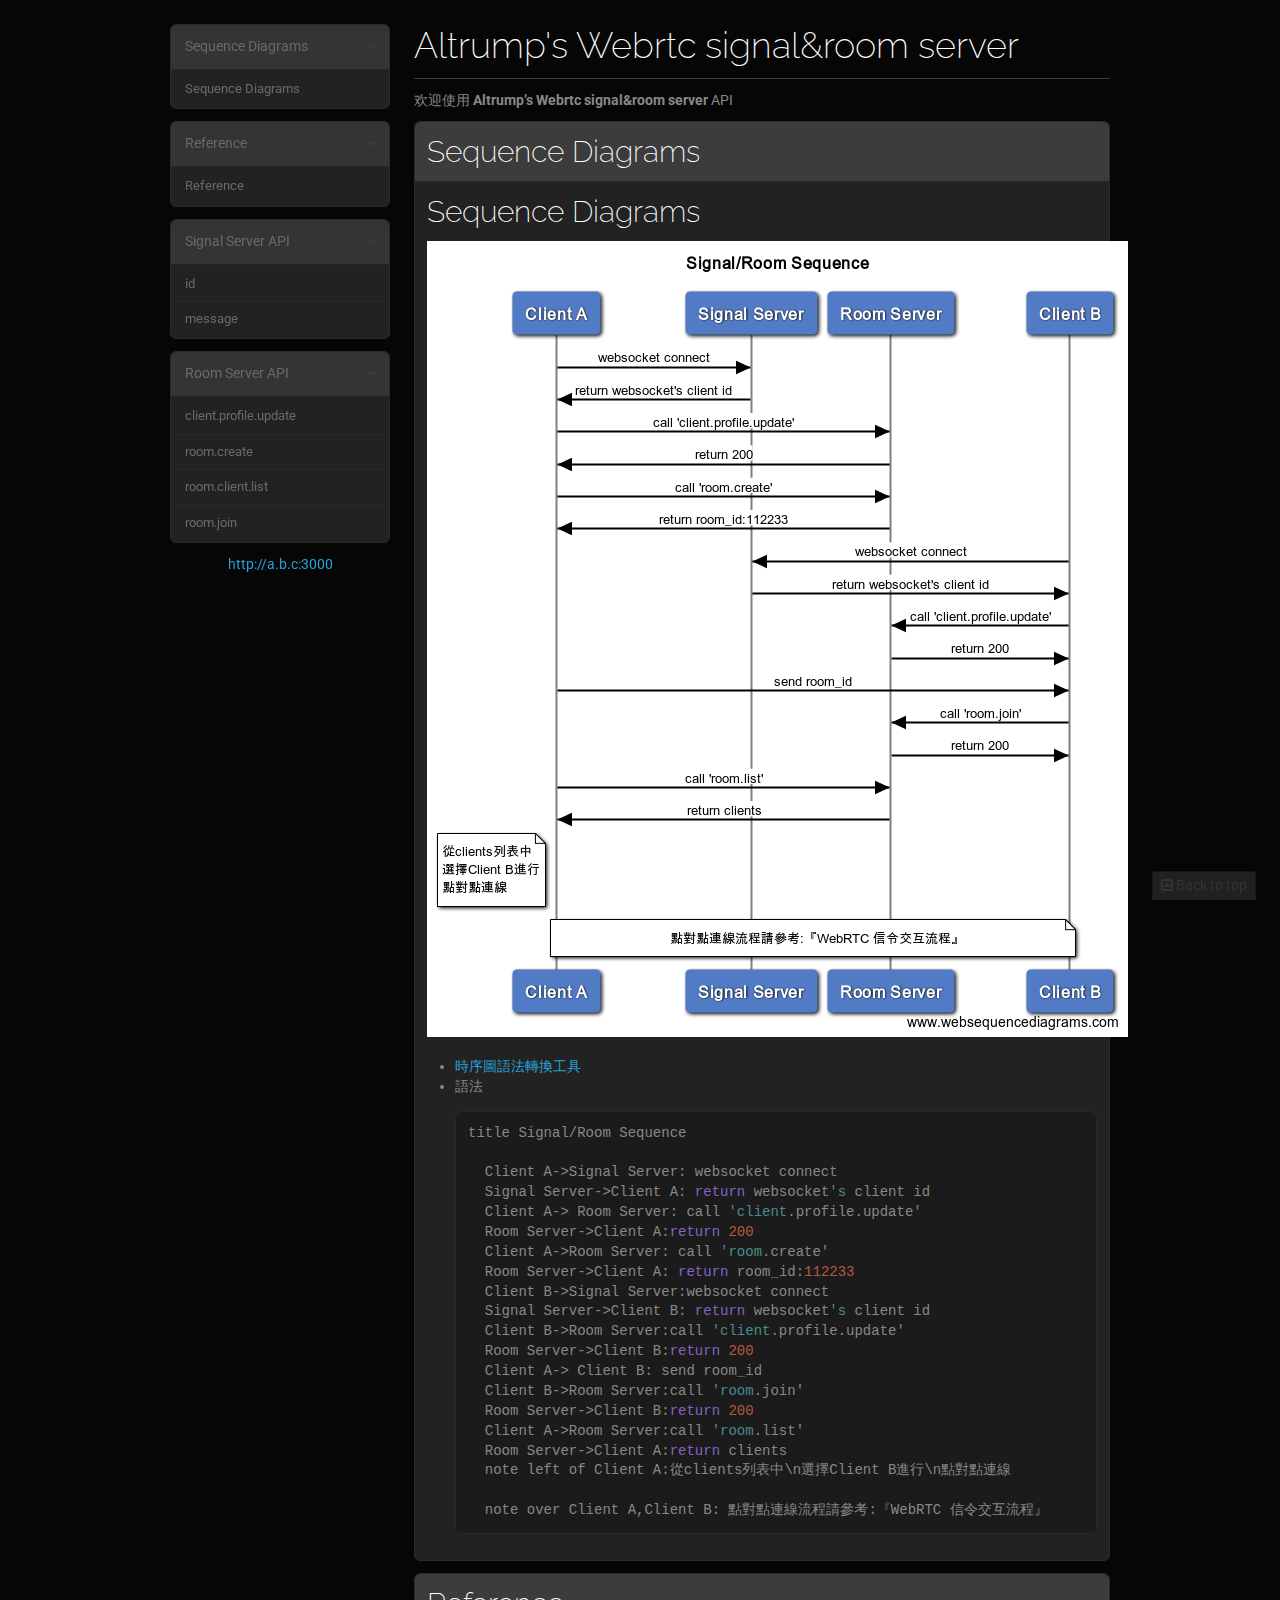
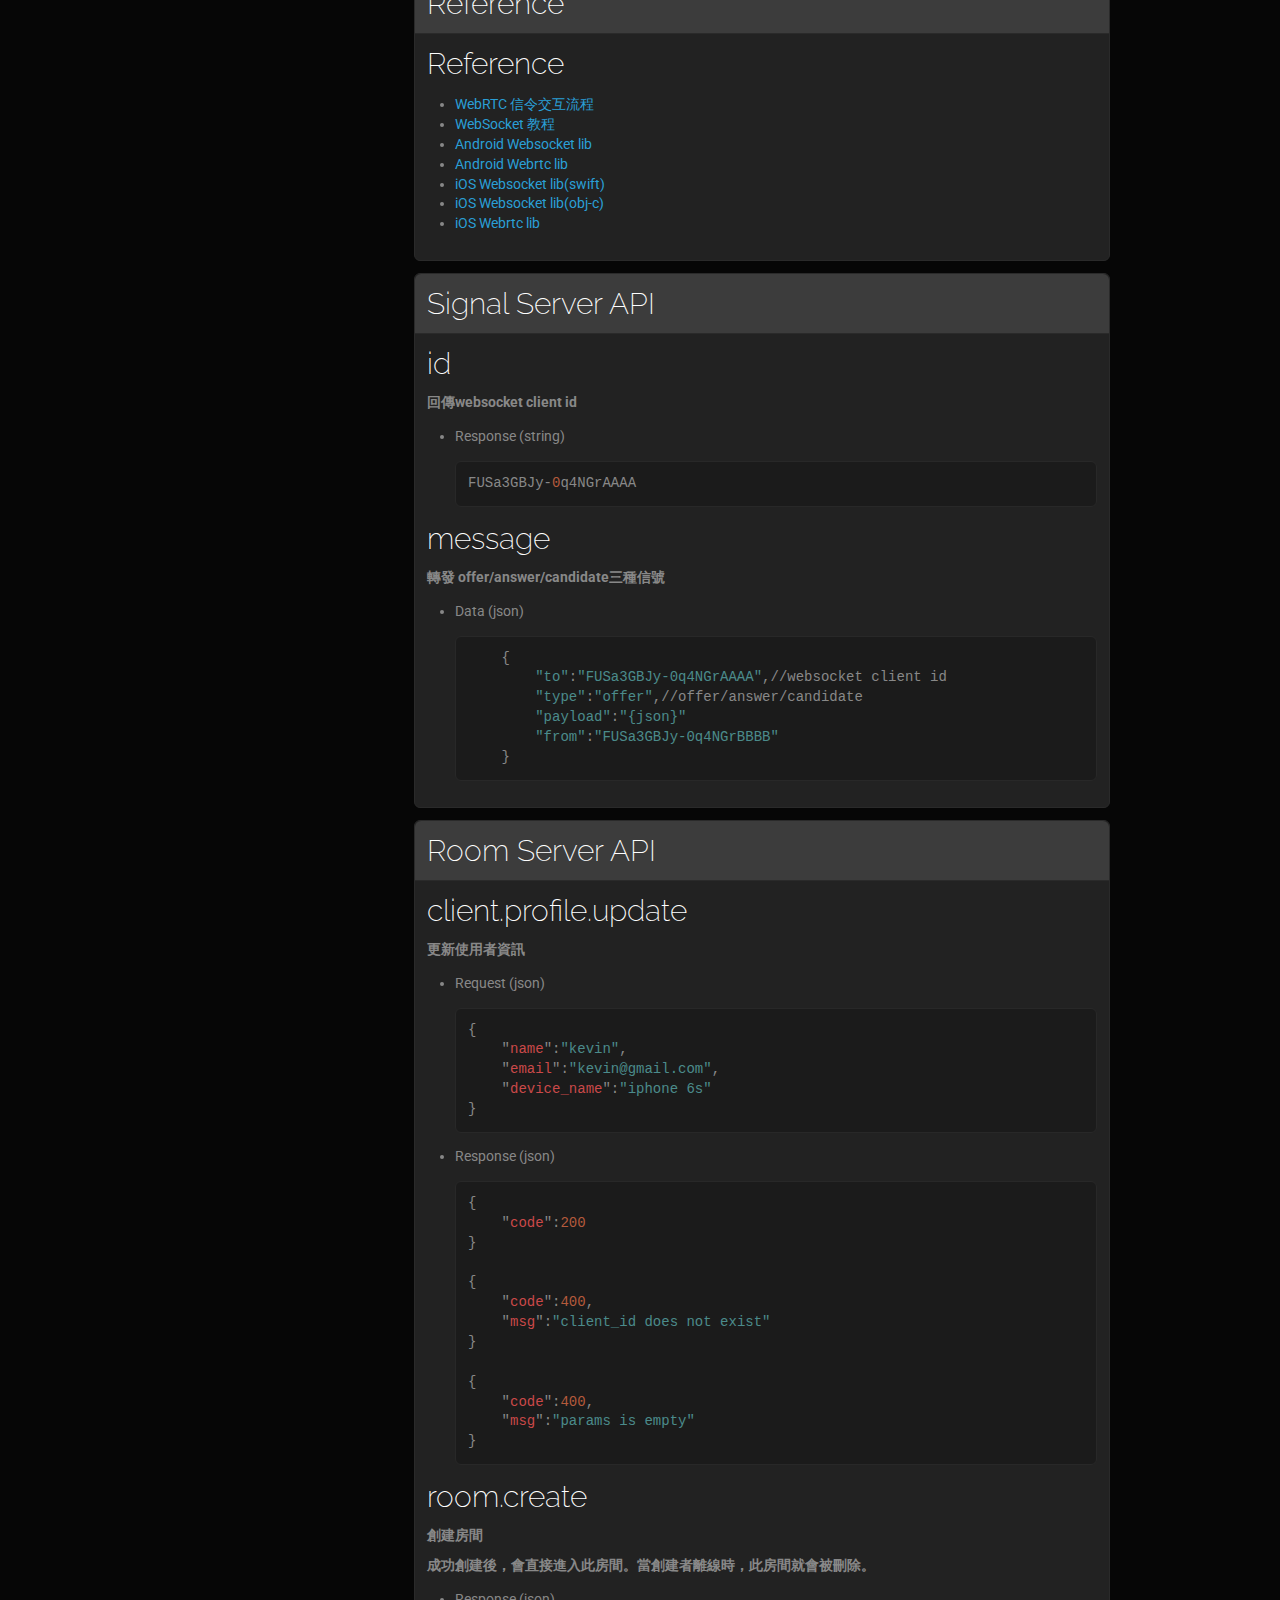
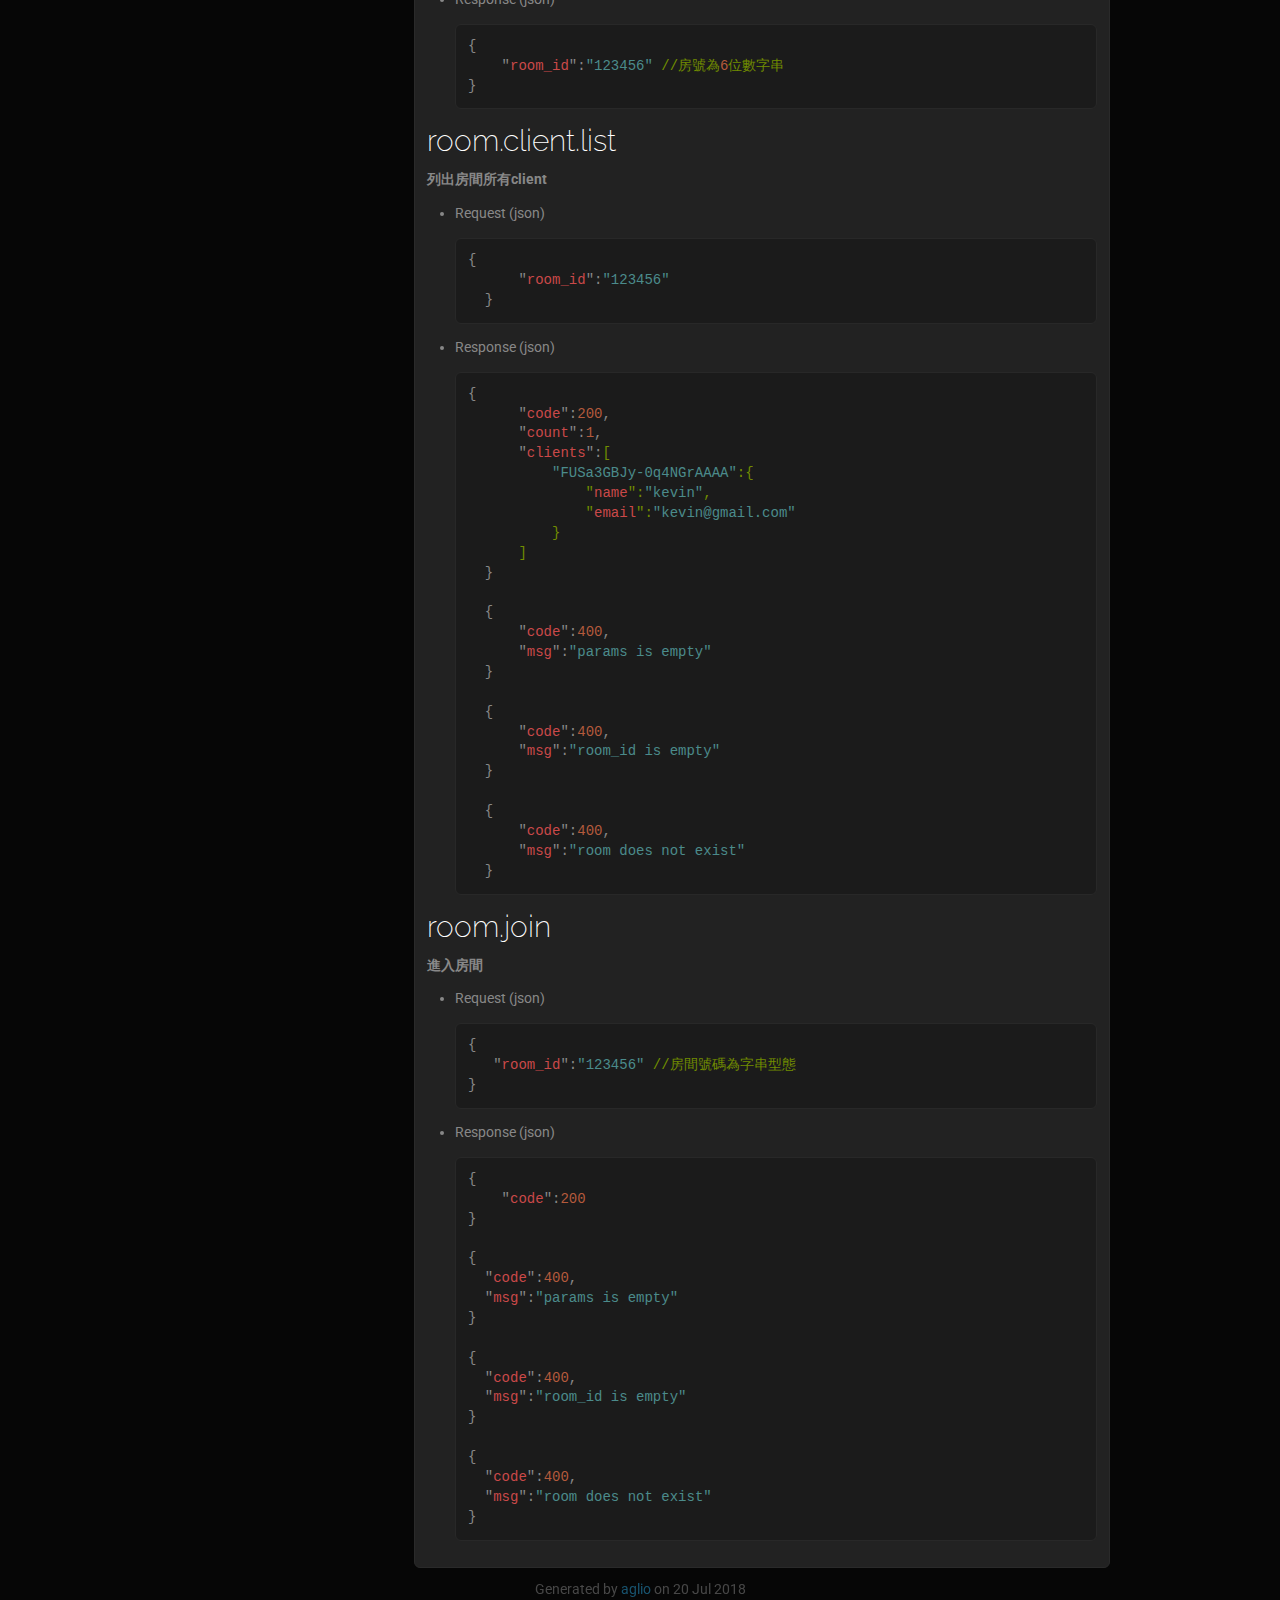
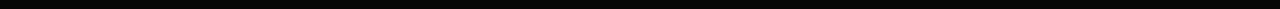
<file: webrtc/index.html>
<!DOCTYPE html><html><head><meta charset="utf-8"><title>Altrump's Webrtc signal&amp;room server</title><link rel="stylesheet" href="https://maxcdn.bootstrapcdn.com/font-awesome/4.3.0/css/font-awesome.min.css"><style>@import url('https://fonts.googleapis.com/css?family=Roboto:400,700|Inconsolata|Raleway:200');.hljs-comment,.hljs-title{color:#8e908c}.hljs-variable,.hljs-attribute,.hljs-tag,.hljs-regexp,.ruby .hljs-constant,.xml .hljs-tag .hljs-title,.xml .hljs-pi,.xml .hljs-doctype,.html .hljs-doctype,.css .hljs-id,.css .hljs-class,.css .hljs-pseudo{color:#c82829}.hljs-number,.hljs-preprocessor,.hljs-pragma,.hljs-built_in,.hljs-literal,.hljs-params,.hljs-constant{color:#f5871f}.ruby .hljs-class .hljs-title,.css .hljs-rules .hljs-attribute{color:#eab700}.hljs-string,.hljs-value,.hljs-inheritance,.hljs-header,.ruby .hljs-symbol,.xml .hljs-cdata{color:#718c00}.css .hljs-hexcolor{color:#3e999f}.hljs-function,.python .hljs-decorator,.python .hljs-title,.ruby .hljs-function .hljs-title,.ruby .hljs-title .hljs-keyword,.perl .hljs-sub,.javascript .hljs-title,.coffeescript .hljs-title{color:#4271ae}.hljs-keyword,.javascript .hljs-function{color:#8959a8}.hljs{display:block;background:white;color:#4d4d4c;padding:.5em}.coffeescript .javascript,.javascript .xml,.tex .hljs-formula,.xml .javascript,.xml .vbscript,.xml .css,.xml .hljs-cdata{opacity:.5}.right .hljs-comment{color:#969896}.right .css .hljs-class,.right .css .hljs-id,.right .css .hljs-pseudo,.right .hljs-attribute,.right .hljs-regexp,.right .hljs-tag,.right .hljs-variable,.right .html .hljs-doctype,.right .ruby .hljs-constant,.right .xml .hljs-doctype,.right .xml .hljs-pi,.right .xml .hljs-tag .hljs-title{color:#c66}.right .hljs-built_in,.right .hljs-constant,.right .hljs-literal,.right .hljs-number,.right .hljs-params,.right .hljs-pragma,.right .hljs-preprocessor{color:#de935f}.right .css .hljs-rule .hljs-attribute,.right .ruby .hljs-class .hljs-title{color:#f0c674}.right .hljs-header,.right .hljs-inheritance,.right .hljs-name,.right .hljs-string,.right .hljs-value,.right .ruby .hljs-symbol,.right .xml .hljs-cdata{color:#b5bd68}.right .css .hljs-hexcolor,.right .hljs-title{color:#8abeb7}.right .coffeescript .hljs-title,.right .hljs-function,.right .javascript .hljs-title,.right .perl .hljs-sub,.right .python .hljs-decorator,.right .python .hljs-title,.right .ruby .hljs-function .hljs-title,.right .ruby .hljs-title .hljs-keyword{color:#81a2be}.right .hljs-keyword,.right .javascript .hljs-function{color:#b294bb}.right .hljs{display:block;overflow-x:auto;background:#1d1f21;color:#c5c8c6;padding:.5em;-webkit-text-size-adjust:none}.right .coffeescript .javascript,.right .javascript .xml,.right .tex .hljs-formula,.right .xml .css,.right .xml .hljs-cdata,.right .xml .javascript,.right .xml .vbscript{opacity:.5}.hljs-comment,.hljs-quote{color:#7e7777}.hljs-attribute,.hljs-link,.hljs-name,.hljs-regexp,.hljs-selector-class,.hljs-selector-id,.hljs-tag,.hljs-template-variable,.hljs-variable{color:#ca4949}.hljs-built_in,.hljs-literal,.hljs-meta,.hljs-number,.hljs-params,.hljs-type{color:#b45a3c}.hljs-bullet,.hljs-string,.hljs-symbol{color:#4b8b8b}.hljs-section,.hljs-title{color:#7272ca}.hljs-keyword,.hljs-selector-tag{color:#8464c4}.hljs-addition,.hljs-deletion{color:#1b1818;display:inline-block;width:100%}.hljs-deletion{background-color:#ca4949}.hljs-addition{background-color:#4b8b8b}.hljs{display:block;overflow-x:auto;background:#1b1818;color:#8a8585;padding:.5em}.hljs-emphasis{font-style:italic}.hljs-strong{font-weight:700}.right .hljs-comment,.right .hljs-quote{color:#7e7777}.right .hljs-attribute,.right .hljs-link,.right .hljs-name,.right .hljs-regexp,.right .hljs-selector-class,.right .hljs-selector-id,.right .hljs-tag,.right .hljs-template-variable,.right .hljs-variable{color:#ca4949}.right .hljs-built_in,.right .hljs-literal,.right .hljs-meta,.right .hljs-number,.right .hljs-params,.right .hljs-type{color:#b45a3c}.right .hljs-bullet,.right .hljs-string,.right .hljs-symbol{color:#4b8b8b}.right .hljs-section,.right .hljs-title{color:#7272ca}.right .hljs-keyword,.right .hljs-selector-tag{color:#8464c4}.right .hljs-addition,.right .hljs-deletion{color:#1b1818;display:inline-block;width:100%}.right .hljs-deletion{background-color:#ca4949}.right .hljs-addition{background-color:#4b8b8b}.right .hljs{display:block;overflow-x:auto;background:#1b1818;color:#8a8585;padding:.5em}.right .hljs-emphasis{font-style:italic}.right .hljs-strong{font-weight:700}body{color:#888;background:#060606;font:400 14px / 1.42 'Roboto',Helvetica,sans-serif}header{border-bottom:1px solid #3c3c3c;margin-bottom:12px}h1,h2,h3,h4,h5{color:white;margin:12px 0}h1 .permalink,h2 .permalink,h3 .permalink,h4 .permalink,h5 .permalink{margin-left:0;opacity:0;transition:opacity .25s ease}h1:hover .permalink,h2:hover .permalink,h3:hover .permalink,h4:hover .permalink,h5:hover .permalink{opacity:1}.triple h1 .permalink,.triple h2 .permalink,.triple h3 .permalink,.triple h4 .permalink,.triple h5 .permalink{opacity:.15}.triple h1:hover .permalink,.triple h2:hover .permalink,.triple h3:hover .permalink,.triple h4:hover .permalink,.triple h5:hover .permalink{opacity:.15}h1{font:200 36px 'Raleway',Helvetica,sans-serif;font-size:36px}h2{font:200 36px 'Raleway',Helvetica,sans-serif;font-size:30px}h3{font-size:100%;text-transform:uppercase}h5{font-size:100%;font-weight:normal}p{margin:0 0 10px}p.choices{line-height:1.6}a{color:#2a9fd6;text-decoration:none}li p{margin:0}hr.split{border:0;height:1px;width:100%;padding-left:6px;margin:12px auto;background-image:linear-gradient(to right, rgba(136,136,136,0) 20%, rgba(136,136,136,0.2) 51.4%, rgba(136,136,136,0.2) 51.4%, rgba(136,136,136,0) 80%)}dl dt{float:left;width:130px;clear:left;text-align:right;overflow:hidden;text-overflow:ellipsis;white-space:nowrap;font-weight:700}dl dd{margin-left:150px}blockquote{color:rgba(136,136,136,0.5);font-size:15.5px;padding:10px 20px;margin:12px 0;border-left:5px solid #282828}blockquote p:last-child{margin-bottom:0}pre{background-color:#1b1b1b;padding:12px;border:1px solid #282828;border-radius:6px;overflow:auto}pre code{color:#888;background-color:transparent;padding:0;border:none}code{color:#ddd;background-color:#444;font:'Inconsolata',monospace;padding:1px 4px;border:1px solid #282828;border-radius:3px}ul,ol{padding-left:2em}table{border-collapse:collapse;border-spacing:0;margin-bottom:12px}table tr:nth-child(2n){background-color:#010101}table th,table td{padding:6px 12px;border:1px solid #000}.text-muted{opacity:.5}.note,.warning{padding:.3em 1em;margin:1em 0;border-radius:2px;font-size:90%}.note h1,.warning h1,.note h2,.warning h2,.note h3,.warning h3,.note h4,.warning h4,.note h5,.warning h5,.note h6,.warning h6{font-family:200 36px 'Raleway',Helvetica,sans-serif;font-size:135%;font-weight:500}.note p,.warning p{margin:.5em 0}.note{color:#888;background-color:#191e10;border-left:4px solid #77b300}.note h1,.note h2,.note h3,.note h4,.note h5,.note h6{color:#77b300}.warning{color:#888;background-color:#1b1010;border-left:4px solid #900}.warning h1,.warning h2,.warning h3,.warning h4,.warning h5,.warning h6{color:#900}header{margin-top:24px}nav{position:fixed;top:24px;bottom:0;overflow-y:auto}nav .resource-group{padding:0}nav .resource-group .heading{position:relative}nav .resource-group .heading .chevron{position:absolute;top:12px;right:12px;opacity:.5}nav .resource-group .heading a{display:block;color:#888;opacity:.7;border-left:2px solid transparent;margin:0}nav .resource-group .heading a:hover{text-decoration:none;background-color:bad-color;border-left:2px solid #888}nav ul{list-style-type:none;padding-left:0}nav ul a{display:block;font-size:13px;color:rgba(136,136,136,0.7);padding:8px 12px;border-top:1px solid #2a2a2a;border-left:2px solid transparent;overflow:hidden;text-overflow:ellipsis;white-space:nowrap}nav ul a:hover{text-decoration:none;background-color:bad-color;border-left:2px solid #888}nav ul>li{margin:0}nav ul>li:first-child{margin-top:-12px}nav ul>li:last-child{margin-bottom:-12px}nav ul ul a{padding-left:24px}nav ul ul li{margin:0}nav ul ul li:first-child{margin-top:0}nav ul ul li:last-child{margin-bottom:0}nav>div>div>ul>li:first-child>a{border-top:none}.preload *{transition:none !important}.pull-left{float:left}.pull-right{float:right}.badge{display:inline-block;float:right;min-width:10px;min-height:14px;padding:3px 7px;font-size:12px;color:#fff;background-color:#3c3c3c;border-radius:10px;margin:-2px 0}.badge.get{color:white;background-color:#9933cc}.badge.head{color:white;background-color:#9933cc}.badge.options{color:white;background-color:#9933cc}.badge.put{color:white;background-color:#ff8800}.badge.patch{color:white;background-color:#ff8800}.badge.post{color:white;background-color:#77b300}.badge.delete{color:white;background-color:#cc0000}.collapse-button{float:right}.collapse-button .close{display:none;color:#2a9fd6;cursor:pointer}.collapse-button .open{color:#2a9fd6;cursor:pointer}.collapse-button.show .close{display:inline}.collapse-button.show .open{display:none}.collapse-content{max-height:0;overflow:hidden;transition:max-height .3s ease-in-out}nav{width:220px}.container{max-width:940px;margin-left:auto;margin-right:auto}.container .row .content{margin-left:244px;width:696px}.container .row:after{content:'';display:block;clear:both}.container-fluid nav{width:22%}.container-fluid .row .content{margin-left:24%}.container-fluid.triple nav{width:16.5%;padding-right:1px}.container-fluid.triple .row .content{position:relative;margin-left:16.5%;padding-left:24px}.middle:before,.middle:after{content:'';display:table}.middle:after{clear:both}.middle{box-sizing:border-box;width:51.5%;padding-right:12px}.right{box-sizing:border-box;float:right;width:48.5%;padding-left:12px}.right a{color:#2a9fd6}.right h1,.right h2,.right h3,.right h4,.right h5,.right p,.right div{color:#888}.right pre{background-color:#222;border:1px solid #222}.right pre code{color:#888}.right .description{margin-top:12px}.triple .resource-heading{font-size:125%}.definition{margin-top:12px;margin-bottom:12px}.definition .method{font-weight:bold}.definition .method.get{color:#8a2eb8}.definition .method.head{color:#8a2eb8}.definition .method.options{color:#8a2eb8}.definition .method.post{color:#89b82e}.definition .method.put{color:#b8772e}.definition .method.patch{color:#b8772e}.definition .method.delete{color:#b82e2e}.definition .uri{word-break:break-all;word-wrap:break-word}.definition .hostname{opacity:.5}.example-names{background-color:#eee;padding:12px;border-radius:6px}.example-names .tab-button{cursor:pointer;color:#888;border:1px solid #ddd;padding:6px;margin-left:12px}.example-names .tab-button.active{background-color:#c8c8c8}.right .example-names{background-color:#101010}.right .example-names .tab-button{color:#888;border:1px solid #060606;border-radius:6px}.right .example-names .tab-button.active{background-color:#2a2a2a}#nav-background{position:fixed;left:0;top:0;bottom:0;width:16.5%;padding-right:14.4px;background-color:#060606;border-right:1px solid #060606;z-index:-1}#right-panel-background{position:absolute;right:-12px;top:-12px;bottom:-12px;width:48.6%;background-color:#1a1a1a;z-index:-1}@media (max-width:1200px){nav{width:198px}.container{max-width:840px}.container .row .content{margin-left:224px;width:606px}}@media (max-width:992px){nav{width:169.4px}.container{max-width:720px}.container .row .content{margin-left:194px;width:526px}}@media (max-width:768px){nav{display:none}.container{width:95%;max-width:none}.container .row .content,.container-fluid .row .content,.container-fluid.triple .row .content{margin-left:auto;margin-right:auto;width:95%}#nav-background{display:none}#right-panel-background{width:48.6%}}.back-to-top{position:fixed;z-index:1;bottom:0;right:24px;padding:4px 8px;color:rgba(136,136,136,0.5);background-color:#3c3c3c;text-decoration:none !important;border-top:1px solid #2a2a2a;border-left:1px solid #2a2a2a;border-right:1px solid #2a2a2a;border-top-left-radius:3px;border-top-right-radius:3px}.resource-group{padding:12px;margin-bottom:12px;background-color:#222;border:1px solid #2a2a2a;border-radius:6px}.resource-group h2.group-heading,.resource-group .heading a{padding:12px;margin:-12px -12px 12px -12px;background-color:#3c3c3c;border-bottom:1px solid #2a2a2a;border-top-left-radius:6px;border-top-right-radius:6px;white-space:nowrap;text-overflow:ellipsis;overflow:hidden}.triple .content .resource-group{padding:0;border:none}.triple .content .resource-group h2.group-heading,.triple .content .resource-group .heading a{margin:0 0 12px 0;border:1px solid #2a2a2a}nav .resource-group .heading a{padding:12px;margin-bottom:0}nav .resource-group .collapse-content{padding:0}.action{margin-bottom:12px;padding:12px 12px 0 12px;overflow:hidden;border:1px solid transparent;border-radius:6px}.action h4.action-heading{padding:6px 12px;margin:-12px -12px 12px -12px;border-bottom:1px solid transparent;border-top-left-radius:6px;border-top-right-radius:6px;overflow:hidden}.action h4.action-heading .name{float:right;font-weight:normal;padding:6px 0}.action h4.action-heading .method{padding:6px 12px;margin-right:12px;border-radius:3px;display:inline-block}.action h4.action-heading .method.get{color:#fff;background-color:#5c1f7a}.action h4.action-heading .method.head{color:#fff;background-color:#5c1f7a}.action h4.action-heading .method.options{color:#fff;background-color:#5c1f7a}.action h4.action-heading .method.put{color:#fff;background-color:#995200}.action h4.action-heading .method.patch{color:#fff;background-color:#995200}.action h4.action-heading .method.post{color:#fff;background-color:#334d00}.action h4.action-heading .method.delete{color:#fff;background-color:#600}.action h4.action-heading code{color:#ddd;background-color:#2b2b2b;border-color:transparent;font-weight:normal;word-break:break-all;display:inline-block;margin-top:2px}.action dl.inner{padding-bottom:2px}.action .title{border-bottom:1px solid #222;margin:0 -12px -1px -12px;padding:12px}.action.get{border-color:#7a29a3}.action.get h4.action-heading{color:#5c1f7a;background:#9933cc;border-bottom-color:#7a29a3}.action.head{border-color:#7a29a3}.action.head h4.action-heading{color:#5c1f7a;background:#9933cc;border-bottom-color:#7a29a3}.action.options{border-color:#7a29a3}.action.options h4.action-heading{color:#5c1f7a;background:#9933cc;border-bottom-color:#7a29a3}.action.post{border-color:#558000}.action.post h4.action-heading{color:#334d00;background:#77b300;border-bottom-color:#558000}.action.put{border-color:#cc6d00}.action.put h4.action-heading{color:#995200;background:#ff8800;border-bottom-color:#cc6d00}.action.patch{border-color:#cc6d00}.action.patch h4.action-heading{color:#995200;background:#ff8800;border-bottom-color:#cc6d00}.action.delete{border-color:#900}.action.delete h4.action-heading{color:#600;background:#cc0000;border-bottom-color:#900}</style></head><body class="preload"><a href="#top" class="text-muted back-to-top"><i class="fa fa-toggle-up"></i>&nbsp;Back to top</a><div class="container"><div class="row"><nav><div class="resource-group"><div class="heading"><div class="chevron"><i class="open fa fa-angle-down"></i></div><a href="#sequence-diagrams">Sequence Diagrams</a></div><div class="collapse-content"><ul><li><a href="#header-sequence-diagrams-1">Sequence Diagrams</a></li></ul></div></div><div class="resource-group"><div class="heading"><div class="chevron"><i class="open fa fa-angle-down"></i></div><a href="#reference">Reference</a></div><div class="collapse-content"><ul><li><a href="#header-reference-1">Reference</a></li></ul></div></div><div class="resource-group"><div class="heading"><div class="chevron"><i class="open fa fa-angle-down"></i></div><a href="#signal-server-api">Signal Server API</a></div><div class="collapse-content"><ul><li><a href="#header-id">id</a></li><li><a href="#header-message">message</a></li></ul></div></div><div class="resource-group"><div class="heading"><div class="chevron"><i class="open fa fa-angle-down"></i></div><a href="#room-server-api">Room Server API</a></div><div class="collapse-content"><ul><li><a href="#header-client.profile.update">client.profile.update</a></li><li><a href="#header-room.create">room.create</a></li><li><a href="#header-room.client.list">room.client.list</a></li><li><a href="#header-room.join">room.join</a></li></ul></div></div><p style="text-align: center; word-wrap: break-word;"><a href="http://a.b.c:3000">http://a.b.c:3000</a></p></nav><div class="content"><header><h1 id="top">Altrump's Webrtc signal&room server</h1></header><p>欢迎使用 <strong>Altrump’s Webrtc signal&amp;room server</strong> API</p>
<section id="sequence-diagrams" class="resource-group"><h2 class="group-heading">Sequence Diagrams <a href="#sequence-diagrams" class="permalink">&para;</a></h2><h2 id="header-sequence-diagrams-1">Sequence Diagrams <a class="permalink" href="#header-sequence-diagrams-1" aria-hidden="true">¶</a></h2>
<img src="[data-uri]"/>
<ul>
<li>
<p><a href="https://www.websequencediagrams.com/">時序圖語法轉換工具</a></p>
</li>
<li>
<p>語法</p>
<pre><code>title Signal/Room Sequence

  Client A-&gt;Signal Server: websocket connect
  Signal Server-&gt;Client A: <span class="hljs-keyword">return</span> websocket<span class="hljs-string">'s</span> client id
  Client A-&gt; Room Server: call <span class="hljs-string">'client</span>.profile.update'
  Room Server-&gt;Client A:<span class="hljs-keyword">return</span> <span class="hljs-number">200</span>
  Client A-&gt;Room Server: call <span class="hljs-string">'room</span>.create'
  Room Server-&gt;Client A: <span class="hljs-keyword">return</span> room_id:<span class="hljs-number">112233</span>
  Client B-&gt;Signal Server:websocket connect
  Signal Server-&gt;Client B: <span class="hljs-keyword">return</span> websocket<span class="hljs-string">'s</span> client id
  Client B-&gt;Room Server:call <span class="hljs-string">'client</span>.profile.update'
  Room Server-&gt;Client B:<span class="hljs-keyword">return</span> <span class="hljs-number">200</span>
  Client A-&gt; Client B: send room_id
  Client B-&gt;Room Server:call <span class="hljs-string">'room</span>.join'
  Room Server-&gt;Client B:<span class="hljs-keyword">return</span> <span class="hljs-number">200</span>
  Client A-&gt;Room Server:call <span class="hljs-string">'room</span>.list'
  Room Server-&gt;Client A:<span class="hljs-keyword">return</span> clients
  note left of Client A:從clients列表中\n選擇Client B進行\n點對點連線

  note over Client A,Client B: 點對點連線流程請參考:『WebRTC 信令交互流程』</code></pre>
</li>
</ul>
</section><section id="reference" class="resource-group"><h2 class="group-heading">Reference <a href="#reference" class="permalink">&para;</a></h2><h2 id="header-reference-1">Reference <a class="permalink" href="#header-reference-1" aria-hidden="true">¶</a></h2>
<ul>
<li>
<p><a href="https://blog.wilddog.com/?p=2206">WebRTC 信令交互流程</a></p>
</li>
<li>
<p><a href="http://www.ruanyifeng.com/blog/2017/05/websocket.html">WebSocket 教程</a></p>
</li>
<li>
<p><a href="https://github.com/socketio/socket.io-client-java">Android Websocket lib</a></p>
</li>
<li>
<p><a href="https://webrtc.org/native-code/android/">Android Webrtc lib</a></p>
</li>
<li>
<p><a href="https://github.com/daltoniam/Starscream">iOS Websocket lib(swift)</a></p>
</li>
<li>
<p><a href="https://github.com/acmacalister/jetfire">iOS Websocket lib(obj-c)</a></p>
</li>
<li>
<p><a href="https://webrtc.org/native-code/ios/">iOS Webrtc lib</a></p>
</li>
</ul>
</section><section id="signal-server-api" class="resource-group"><h2 class="group-heading">Signal Server API <a href="#signal-server-api" class="permalink">&para;</a></h2><h2 id="header-id">id <a class="permalink" href="#header-id" aria-hidden="true">¶</a></h2>
<p><strong>回傳websocket client id</strong></p>
<ul>
<li>Response (string)<pre><code>FUSa3GBJy-<span class="hljs-number">0</span>q4NGrAAAA</code></pre>
</li>
</ul>
<h2 id="header-message">message <a class="permalink" href="#header-message" aria-hidden="true">¶</a></h2>
<p><strong>轉發 offer/answer/candidate三種信號</strong></p>
<ul>
<li>Data (json)<pre><code><span class="xml">    </span><span class="hljs-expression">{
        <span class="hljs-string">"to"</span>:<span class="hljs-string">"FUSa3GBJy-0q4NGrAAAA"</span>,/<span class="hljs-end-block">/websocket client id</span>
        <span class="hljs-string">"type"</span>:<span class="hljs-string">"offer"</span>,/<span class="hljs-end-block">/offer</span><span class="hljs-end-block">/answer</span><span class="hljs-end-block">/candidate</span>
        <span class="hljs-string">"payload"</span>:<span class="hljs-string">"{json}"</span>
        <span class="hljs-string">"from"</span>:<span class="hljs-string">"FUSa3GBJy-0q4NGrBBBB"</span>
    }</span><span class="xml">
</span></code></pre>
</li>
</ul>
</section><section id="room-server-api" class="resource-group"><h2 class="group-heading">Room Server API <a href="#room-server-api" class="permalink">&para;</a></h2><h2 id="header-client.profile.update">client.profile.update <a class="permalink" href="#header-client.profile.update" aria-hidden="true">¶</a></h2>
<p><strong>更新使用者資訊</strong></p>
<ul>
<li>
<p>Request (json)</p>
<pre><code>{
    "<span class="hljs-attribute">name</span>":<span class="hljs-value"><span class="hljs-string">"kevin"</span></span>,
    "<span class="hljs-attribute">email</span>":<span class="hljs-value"><span class="hljs-string">"kevin@gmail.com"</span></span>,
    "<span class="hljs-attribute">device_name</span>":<span class="hljs-value"><span class="hljs-string">"iphone 6s"</span>
</span>}</code></pre>
</li>
<li>
<p>Response (json)</p>
<pre><code>{
    "<span class="hljs-attribute">code</span>":<span class="hljs-value"><span class="hljs-number">200</span>
</span>}

{
    "<span class="hljs-attribute">code</span>":<span class="hljs-value"><span class="hljs-number">400</span></span>,
    "<span class="hljs-attribute">msg</span>":<span class="hljs-value"><span class="hljs-string">"client_id does not exist"</span>
</span>}

{
    "<span class="hljs-attribute">code</span>":<span class="hljs-value"><span class="hljs-number">400</span></span>,
    "<span class="hljs-attribute">msg</span>":<span class="hljs-value"><span class="hljs-string">"params is empty"</span>
</span>}</code></pre>
</li>
</ul>
<h2 id="header-room.create">room.create <a class="permalink" href="#header-room.create" aria-hidden="true">¶</a></h2>
<p><strong>創建房間</strong></p>
<p><strong>成功創建後，會直接進入此房間。當創建者離線時，此房間就會被刪除。</strong></p>
<ul>
<li>Response (json)<pre><code>{
    "<span class="hljs-attribute">room_id</span>":<span class="hljs-value"><span class="hljs-string">"123456"</span> //房號為<span class="hljs-number">6</span>位數字串
</span>}</code></pre>
</li>
</ul>
<h2 id="header-room.client.list">room.client.list <a class="permalink" href="#header-room.client.list" aria-hidden="true">¶</a></h2>
<p><strong>列出房間所有client</strong></p>
<ul>
<li>
<p>Request (json)</p>
<pre><code>{
      "<span class="hljs-attribute">room_id</span>":<span class="hljs-value"><span class="hljs-string">"123456"</span>
  </span>}</code></pre>
</li>
<li>
<p>Response (json)</p>
<pre><code>{
      "<span class="hljs-attribute">code</span>":<span class="hljs-value"><span class="hljs-number">200</span></span>,
      "<span class="hljs-attribute">count</span>":<span class="hljs-value"><span class="hljs-number">1</span></span>,
      "<span class="hljs-attribute">clients</span>":<span class="hljs-value">[
          <span class="hljs-string">"FUSa3GBJy-0q4NGrAAAA"</span>:{
              "<span class="hljs-attribute">name</span>":<span class="hljs-value"><span class="hljs-string">"kevin"</span></span>,
              "<span class="hljs-attribute">email</span>":<span class="hljs-value"><span class="hljs-string">"kevin@gmail.com"</span>
          </span>}
      ]
  </span>}

  {
      "<span class="hljs-attribute">code</span>":<span class="hljs-value"><span class="hljs-number">400</span></span>,
      "<span class="hljs-attribute">msg</span>":<span class="hljs-value"><span class="hljs-string">"params is empty"</span>
  </span>}

  {
      "<span class="hljs-attribute">code</span>":<span class="hljs-value"><span class="hljs-number">400</span></span>,
      "<span class="hljs-attribute">msg</span>":<span class="hljs-value"><span class="hljs-string">"room_id is empty"</span>
  </span>}

  {
      "<span class="hljs-attribute">code</span>":<span class="hljs-value"><span class="hljs-number">400</span></span>,
      "<span class="hljs-attribute">msg</span>":<span class="hljs-value"><span class="hljs-string">"room does not exist"</span>
  </span>}</code></pre>
</li>
</ul>
<h2 id="header-room.join">room.join <a class="permalink" href="#header-room.join" aria-hidden="true">¶</a></h2>
<p><strong>進入房間</strong></p>
<ul>
<li>
<p>Request (json)</p>
<pre><code>{
   "<span class="hljs-attribute">room_id</span>":<span class="hljs-value"><span class="hljs-string">"123456"</span> //房間號碼為字串型態
</span>}</code></pre>
</li>
<li>
<p>Response (json)</p>
<pre><code>{
    "<span class="hljs-attribute">code</span>":<span class="hljs-value"><span class="hljs-number">200</span>
</span>}

{
  "<span class="hljs-attribute">code</span>":<span class="hljs-value"><span class="hljs-number">400</span></span>,
  "<span class="hljs-attribute">msg</span>":<span class="hljs-value"><span class="hljs-string">"params is empty"</span>
</span>}

{
  "<span class="hljs-attribute">code</span>":<span class="hljs-value"><span class="hljs-number">400</span></span>,
  "<span class="hljs-attribute">msg</span>":<span class="hljs-value"><span class="hljs-string">"room_id is empty"</span>
</span>}

{
  "<span class="hljs-attribute">code</span>":<span class="hljs-value"><span class="hljs-number">400</span></span>,
  "<span class="hljs-attribute">msg</span>":<span class="hljs-value"><span class="hljs-string">"room does not exist"</span>
</span>}</code></pre>
</li>
</ul>
</section></div></div></div><p style="text-align: center;" class="text-muted">Generated by&nbsp;<a href="https://github.com/danielgtaylor/aglio" class="aglio">aglio</a>&nbsp;on 20 Jul 2018</p><script>/* eslint-env browser */
/* eslint quotes: [2, "single"] */
'use strict';

/*
  Determine if a string ends with another string.
*/
function endsWith(str, suffix) {
    return str.indexOf(suffix, str.length - suffix.length) !== -1;
}

/*
  Get a list of direct child elements by class name.
*/
function childrenByClass(element, name) {
  var filtered = [];

  for (var i = 0; i < element.children.length; i++) {
    var child = element.children[i];
    var classNames = child.className.split(' ');
    if (classNames.indexOf(name) !== -1) {
      filtered.push(child);
    }
  }

  return filtered;
}

/*
  Get an array [width, height] of the window.
*/
function getWindowDimensions() {
  var w = window,
      d = document,
      e = d.documentElement,
      g = d.body,
      x = w.innerWidth || e.clientWidth || g.clientWidth,
      y = w.innerHeight || e.clientHeight || g.clientHeight;

  return [x, y];
}

/*
  Collapse or show a request/response example.
*/
function toggleCollapseButton(event) {
    var button = event.target.parentNode;
    var content = button.parentNode.nextSibling;
    var inner = content.children[0];

    if (button.className.indexOf('collapse-button') === -1) {
      // Clicked without hitting the right element?
      return;
    }

    if (content.style.maxHeight && content.style.maxHeight !== '0px') {
        // Currently showing, so let's hide it
        button.className = 'collapse-button';
        content.style.maxHeight = '0px';
    } else {
        // Currently hidden, so let's show it
        button.className = 'collapse-button show';
        content.style.maxHeight = inner.offsetHeight + 12 + 'px';
    }
}

function toggleTabButton(event) {
    var i, index;
    var button = event.target;

    // Get index of the current button.
    var buttons = childrenByClass(button.parentNode, 'tab-button');
    for (i = 0; i < buttons.length; i++) {
        if (buttons[i] === button) {
            index = i;
            button.className = 'tab-button active';
        } else {
            buttons[i].className = 'tab-button';
        }
    }

    // Hide other tabs and show this one.
    var tabs = childrenByClass(button.parentNode.parentNode, 'tab');
    for (i = 0; i < tabs.length; i++) {
        if (i === index) {
            tabs[i].style.display = 'block';
        } else {
            tabs[i].style.display = 'none';
        }
    }
}

/*
  Collapse or show a navigation menu. It will not be hidden unless it
  is currently selected or `force` has been passed.
*/
function toggleCollapseNav(event, force) {
    var heading = event.target.parentNode;
    var content = heading.nextSibling;
    var inner = content.children[0];

    if (heading.className.indexOf('heading') === -1) {
      // Clicked without hitting the right element?
      return;
    }

    if (content.style.maxHeight && content.style.maxHeight !== '0px') {
      // Currently showing, so let's hide it, but only if this nav item
      // is already selected. This prevents newly selected items from
      // collapsing in an annoying fashion.
      if (force || window.location.hash && endsWith(event.target.href, window.location.hash)) {
        content.style.maxHeight = '0px';
      }
    } else {
      // Currently hidden, so let's show it
      content.style.maxHeight = inner.offsetHeight + 12 + 'px';
    }
}

/*
  Refresh the page after a live update from the server. This only
  works in live preview mode (using the `--server` parameter).
*/
function refresh(body) {
    document.querySelector('body').className = 'preload';
    document.body.innerHTML = body;

    // Re-initialize the page
    init();
    autoCollapse();

    document.querySelector('body').className = '';
}

/*
  Determine which navigation items should be auto-collapsed to show as many
  as possible on the screen, based on the current window height. This also
  collapses them.
*/
function autoCollapse() {
  var windowHeight = getWindowDimensions()[1];
  var itemsHeight = 64; /* Account for some padding */
  var itemsArray = Array.prototype.slice.call(
    document.querySelectorAll('nav .resource-group .heading'));

  // Get the total height of the navigation items
  itemsArray.forEach(function (item) {
    itemsHeight += item.parentNode.offsetHeight;
  });

  // Should we auto-collapse any nav items? Try to find the smallest item
  // that can be collapsed to show all items on the screen. If not possible,
  // then collapse the largest item and do it again. First, sort the items
  // by height from smallest to largest.
  var sortedItems = itemsArray.sort(function (a, b) {
    return a.parentNode.offsetHeight - b.parentNode.offsetHeight;
  });

  while (sortedItems.length && itemsHeight > windowHeight) {
    for (var i = 0; i < sortedItems.length; i++) {
      // Will collapsing this item help?
      var itemHeight = sortedItems[i].nextSibling.offsetHeight;
      if ((itemsHeight - itemHeight <= windowHeight) || i === sortedItems.length - 1) {
        // It will, so let's collapse it, remove its content height from
        // our total and then remove it from our list of candidates
        // that can be collapsed.
        itemsHeight -= itemHeight;
        toggleCollapseNav({target: sortedItems[i].children[0]}, true);
        sortedItems.splice(i, 1);
        break;
      }
    }
  }
}

/*
  Initialize the interactive functionality of the page.
*/
function init() {
    var i, j;

    // Make collapse buttons clickable
    var buttons = document.querySelectorAll('.collapse-button');
    for (i = 0; i < buttons.length; i++) {
        buttons[i].onclick = toggleCollapseButton;

        // Show by default? Then toggle now.
        if (buttons[i].className.indexOf('show') !== -1) {
            toggleCollapseButton({target: buttons[i].children[0]});
        }
    }

    var responseCodes = document.querySelectorAll('.example-names');
    for (i = 0; i < responseCodes.length; i++) {
        var tabButtons = childrenByClass(responseCodes[i], 'tab-button');
        for (j = 0; j < tabButtons.length; j++) {
            tabButtons[j].onclick = toggleTabButton;

            // Show by default?
            if (j === 0) {
                toggleTabButton({target: tabButtons[j]});
            }
        }
    }

    // Make nav items clickable to collapse/expand their content.
    var navItems = document.querySelectorAll('nav .resource-group .heading');
    for (i = 0; i < navItems.length; i++) {
        navItems[i].onclick = toggleCollapseNav;

        // Show all by default
        toggleCollapseNav({target: navItems[i].children[0]});
    }
}

// Initial call to set up buttons
init();

window.onload = function () {
    autoCollapse();
    // Remove the `preload` class to enable animations
    document.querySelector('body').className = '';
};
</script></body></html>
</file>
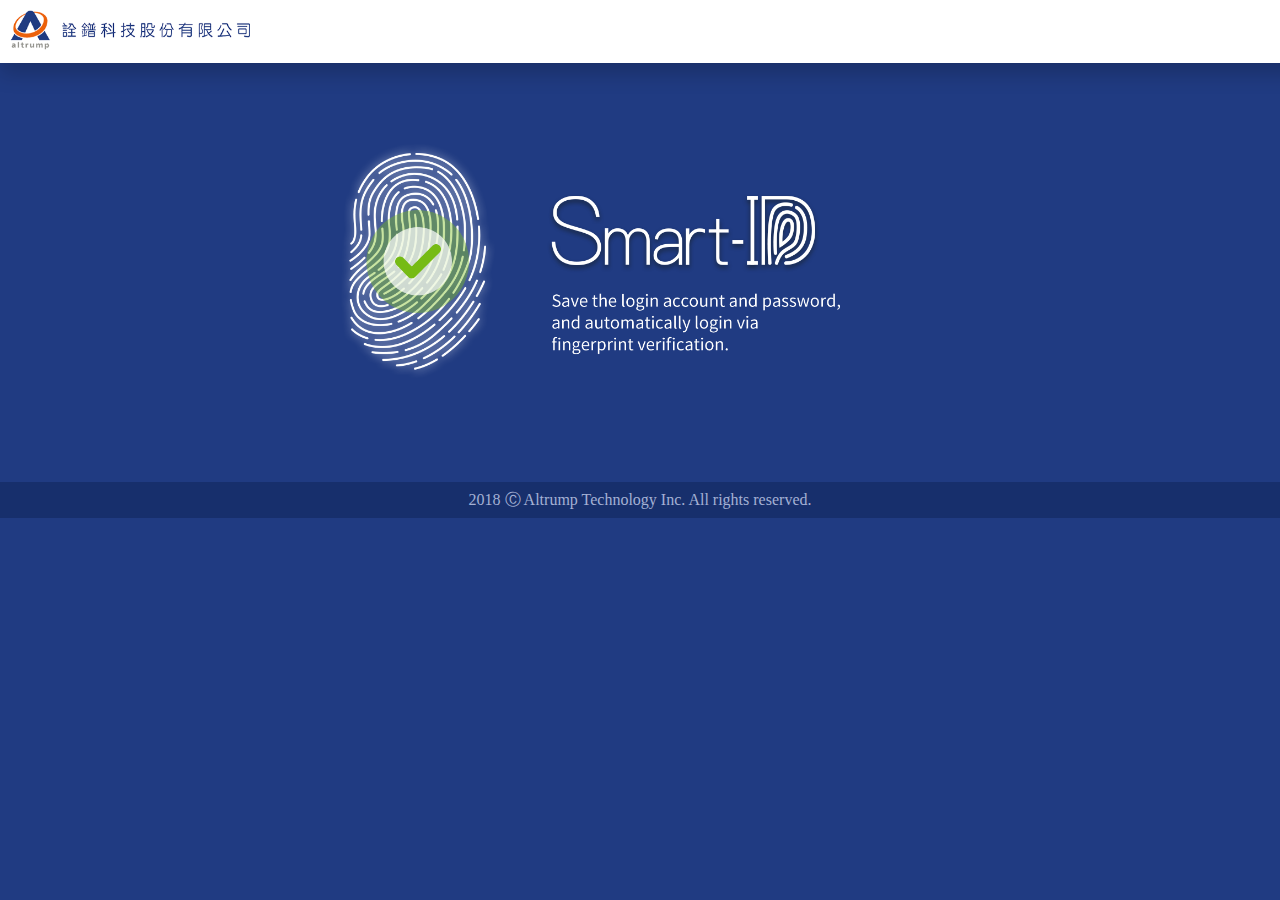
<file: www/index.html>
<!DOCTYPE html>
<html lang="en">
<head>
	<meta charset="UTF-8">
	<title>altrump</title>
	<link rel="stylesheet" type="text/css" href="style.css">
</head>
<body>
<div class="page">
	<div class="header">
		<div class="logo">
			<img src="images/logo.png" />
		</div>
	</div>
	<div class="banner">
		<img src="images/banner.png" />
	</div>
	<div class="footer">
		<p class="copyright">2018 Ⓒ Altrump Technology Inc. All rights reserved.</p>
	</div>
</div>
</body>
</file>
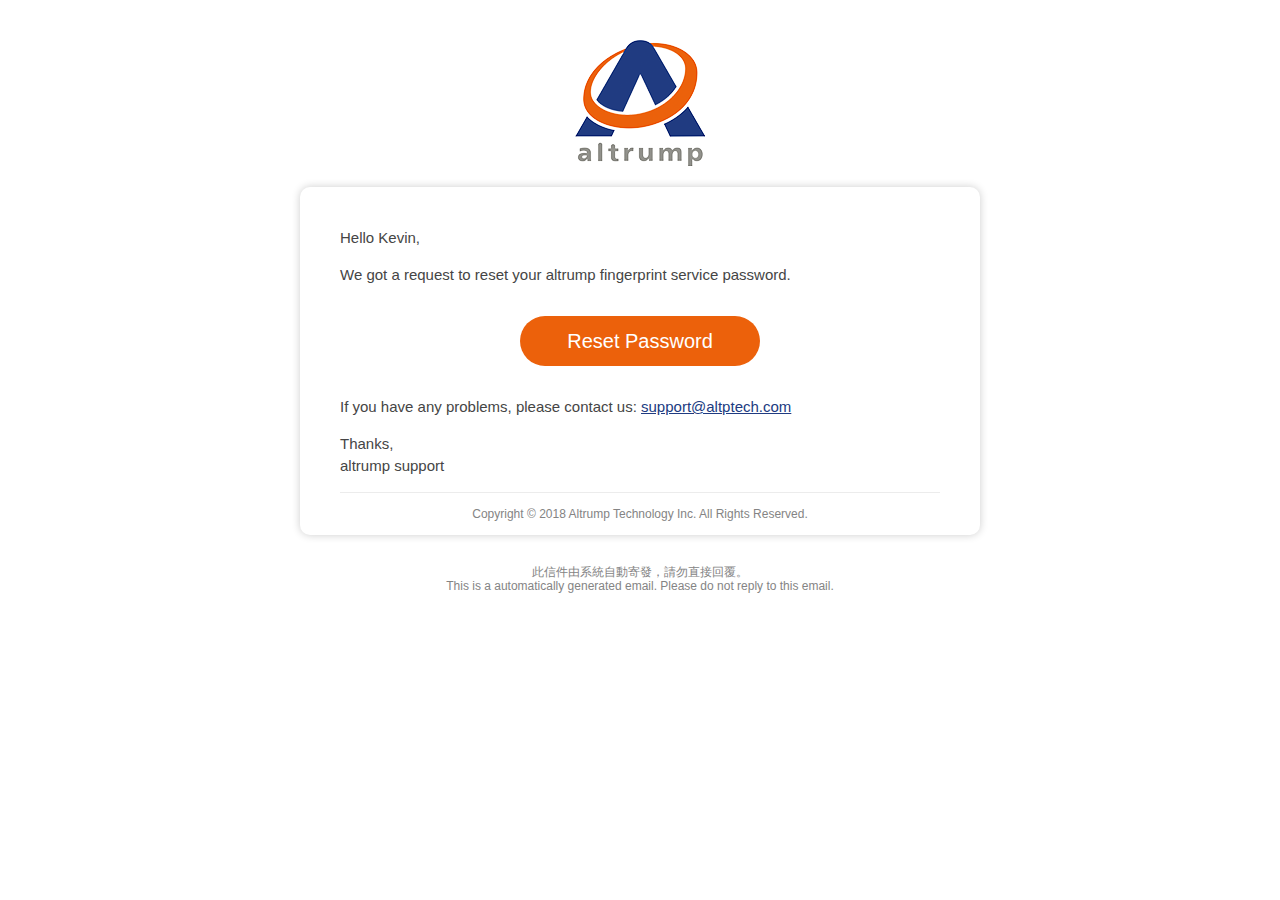
<file: fingerprint/mail/resetpassword.html>
<!DOCTYPE html>
<html lang="en">
<head>
	<meta charset="UTF-8">
	<title>Verify Account - altrump</title>
</head>
<body>
	<div style="width:100%;margin:0;padding:0;font-family:Helvetica,Arial,sans-serif;font-size:15px;line-height:22px; color:#454545;">
		<h1 style="text-align:center; margin: 40px auto 20px auto;"><img src="[data-uri]"></h1>
		<div style="max-width:600px; width:70%; padding: 40px; padding-bottom:10px; margin: 20px auto; box-shadow: 0px 0px 8px rgba(0, 0, 0, .2); --webkit-box-shadow: 0 0 8px rgba(0,0,0,.2); border-radius:10px; -webki-border-radius:10px;">
			<p style="padding-top: 0; margin-top:0;">Hello Kevin,</p>
			<p>We got a request to reset your altrump fingerprint service password.</p>
			<p style="margin:30px 0;"><a href="" style="display:block; width:240px; height: 50px; margin: 0 auto; line-height: 50px; color:#FFF; background: #ec610b; text-align:center; border-radius:25px; text-decoration: none; font-size:20px;">Reset Password</a></p>
			<p>If you have any problems, please contact us: <a style="color:#203b81;" href="mailto:support@altptech.com">support@altptech.com</a></p>
			<p>Thanks,<br>altrump support </p>
			<p style="border-top:1px solid #ececec; padding-top: 10px; color:#848484; font-size:12px;margin-bottom:0; text-align:center; margin-bottom:0; padding-bottom:0;">Copyright © 2018 Altrump Technology Inc. All Rights Reserved.</p>
		</div>
		<p style="font-size:12px; text-align:center; color:#848484; line-height:120%; margin-top: 30px;">此信件由系統自動寄發，請勿直接回覆。<br>This is a automatically generated email. Please do not reply to this email.</p>
	</div>
</body>
</html>
</file>
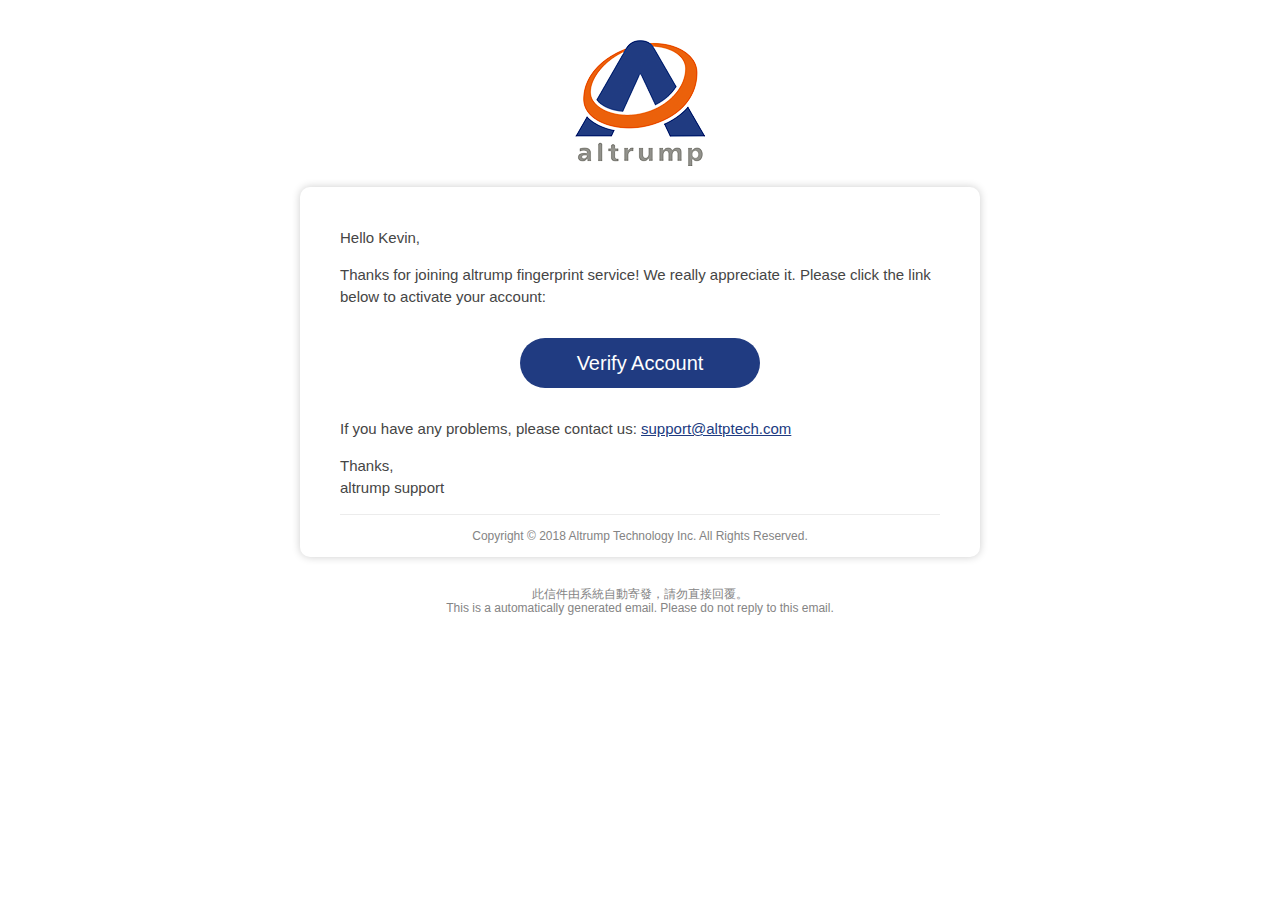
<file: fingerprint/mail/verifyaccount.html>
<!DOCTYPE html>
<html lang="en">
<head>
	<meta charset="UTF-8">
	<title>Verify Account - altrump</title>
</head>
<body>
	<div style="width:100%;margin:0;padding:0;font-family:Helvetica,Arial,sans-serif;font-size:15px;line-height:22px; color:#454545;">
		<h1 style="text-align:center; margin: 40px auto 20px auto;"><img src="[data-uri]"></h1>
		<div style="max-width:600px; width:70%; padding: 40px; padding-bottom:10px; margin: 20px auto; box-shadow: 0px 0px 8px rgba(0, 0, 0, .2); --webkit-box-shadow: 0 0 8px rgba(0,0,0,.2); border-radius:10px; -webki-border-radius:10px;">
			<p style="padding-top: 0; margin-top:0;">Hello Kevin,</p>
			<p>Thanks for joining altrump fingerprint service! We really appreciate it. Please click the link below to activate your account:</p>
			<p style="margin:30px 0;"><a href="" style="display:block; width:240px; height: 50px; margin: 0 auto; line-height: 50px; color:#FFF; background: #203b81; text-align:center; border-radius:25px; text-decoration: none; font-size:20px;">Verify Account</a></p>
			<p>If you have any problems, please contact us: <a style="color:#203b81;" href="mailto:support@altptech.com">support@altptech.com</a></p>
			<p>Thanks,<br>altrump support </p>
			<p style="border-top:1px solid #ececec; padding-top: 10px; color:#848484; font-size:12px;margin-bottom:0; text-align:center; margin-bottom:0; padding-bottom:0;">Copyright © 2018 Altrump Technology Inc. All Rights Reserved.</p>
		</div>
		<p style="font-size:12px; text-align:center; color:#848484; line-height:120%; margin-top: 30px;">此信件由系統自動寄發，請勿直接回覆。<br>This is a automatically generated email. Please do not reply to this email.</p>
	</div>
</body>
</html>
</file>
<file: www/style.css>
/* line 5, ../../../../../../../../../Applications/Fire.app/Contents/Resources/lib/ruby/compass_1.0/compass-core-1.0.3/stylesheets/compass/reset/_utilities.scss */
html, body, div, span, applet, object, iframe,
h1, h2, h3, h4, h5, h6, p, blockquote, pre,
a, abbr, acronym, address, big, cite, code,
del, dfn, em, img, ins, kbd, q, s, samp,
small, strike, strong, sub, sup, tt, var,
b, u, i, center,
dl, dt, dd, ol, ul, li,
fieldset, form, label, legend,
table, caption, tbody, tfoot, thead, tr, th, td,
article, aside, canvas, details, embed,
figure, figcaption, footer, header, hgroup,
menu, nav, output, ruby, section, summary,
time, mark, audio, video {
  margin: 0;
  padding: 0;
  border: 0;
  font: inherit;
  font-size: 100%;
  vertical-align: baseline;
}

/* line 22, ../../../../../../../../../Applications/Fire.app/Contents/Resources/lib/ruby/compass_1.0/compass-core-1.0.3/stylesheets/compass/reset/_utilities.scss */
html {
  line-height: 1;
}

/* line 24, ../../../../../../../../../Applications/Fire.app/Contents/Resources/lib/ruby/compass_1.0/compass-core-1.0.3/stylesheets/compass/reset/_utilities.scss */
ol, ul {
  list-style: none;
}

/* line 26, ../../../../../../../../../Applications/Fire.app/Contents/Resources/lib/ruby/compass_1.0/compass-core-1.0.3/stylesheets/compass/reset/_utilities.scss */
table {
  border-collapse: collapse;
  border-spacing: 0;
}

/* line 28, ../../../../../../../../../Applications/Fire.app/Contents/Resources/lib/ruby/compass_1.0/compass-core-1.0.3/stylesheets/compass/reset/_utilities.scss */
caption, th, td {
  text-align: left;
  font-weight: normal;
  vertical-align: middle;
}

/* line 30, ../../../../../../../../../Applications/Fire.app/Contents/Resources/lib/ruby/compass_1.0/compass-core-1.0.3/stylesheets/compass/reset/_utilities.scss */
q, blockquote {
  quotes: none;
}
/* line 103, ../../../../../../../../../Applications/Fire.app/Contents/Resources/lib/ruby/compass_1.0/compass-core-1.0.3/stylesheets/compass/reset/_utilities.scss */
q:before, q:after, blockquote:before, blockquote:after {
  content: "";
  content: none;
}

/* line 32, ../../../../../../../../../Applications/Fire.app/Contents/Resources/lib/ruby/compass_1.0/compass-core-1.0.3/stylesheets/compass/reset/_utilities.scss */
a img {
  border: none;
}

/* line 116, ../../../../../../../../../Applications/Fire.app/Contents/Resources/lib/ruby/compass_1.0/compass-core-1.0.3/stylesheets/compass/reset/_utilities.scss */
article, aside, details, figcaption, figure, footer, header, hgroup, main, menu, nav, section, summary {
  display: block;
}

/*////////////////////*/
html, body{ background: #203b82; }
.page{}
.header{
  padding: 10px;
  width: 100%;
  background: #FFF;
  -webkit-box-shadow: 0px 10px 20px 0px rgba(0,0,0,0.2);
  -moz-box-shadow: 0px 10px 20px 0px rgba(0,0,0,0.2);
  box-shadow: 0px 10px 20px 0px rgba(0,0,0,0.2);
}
.logo img{ width: 240px; }
.banner{
  width: 600px;
  margin: 80px auto;
  margin-bottom: 100px;
}
.banner img{ width: 500px; text-align: center; }
.footer{
  width: 100%;
  padding: 10px 0;
  background: #172f6c;
}
.copyright{
  font-style: 12px;
  color: #a4b1d4;
  text-align: center;
}
</file>
